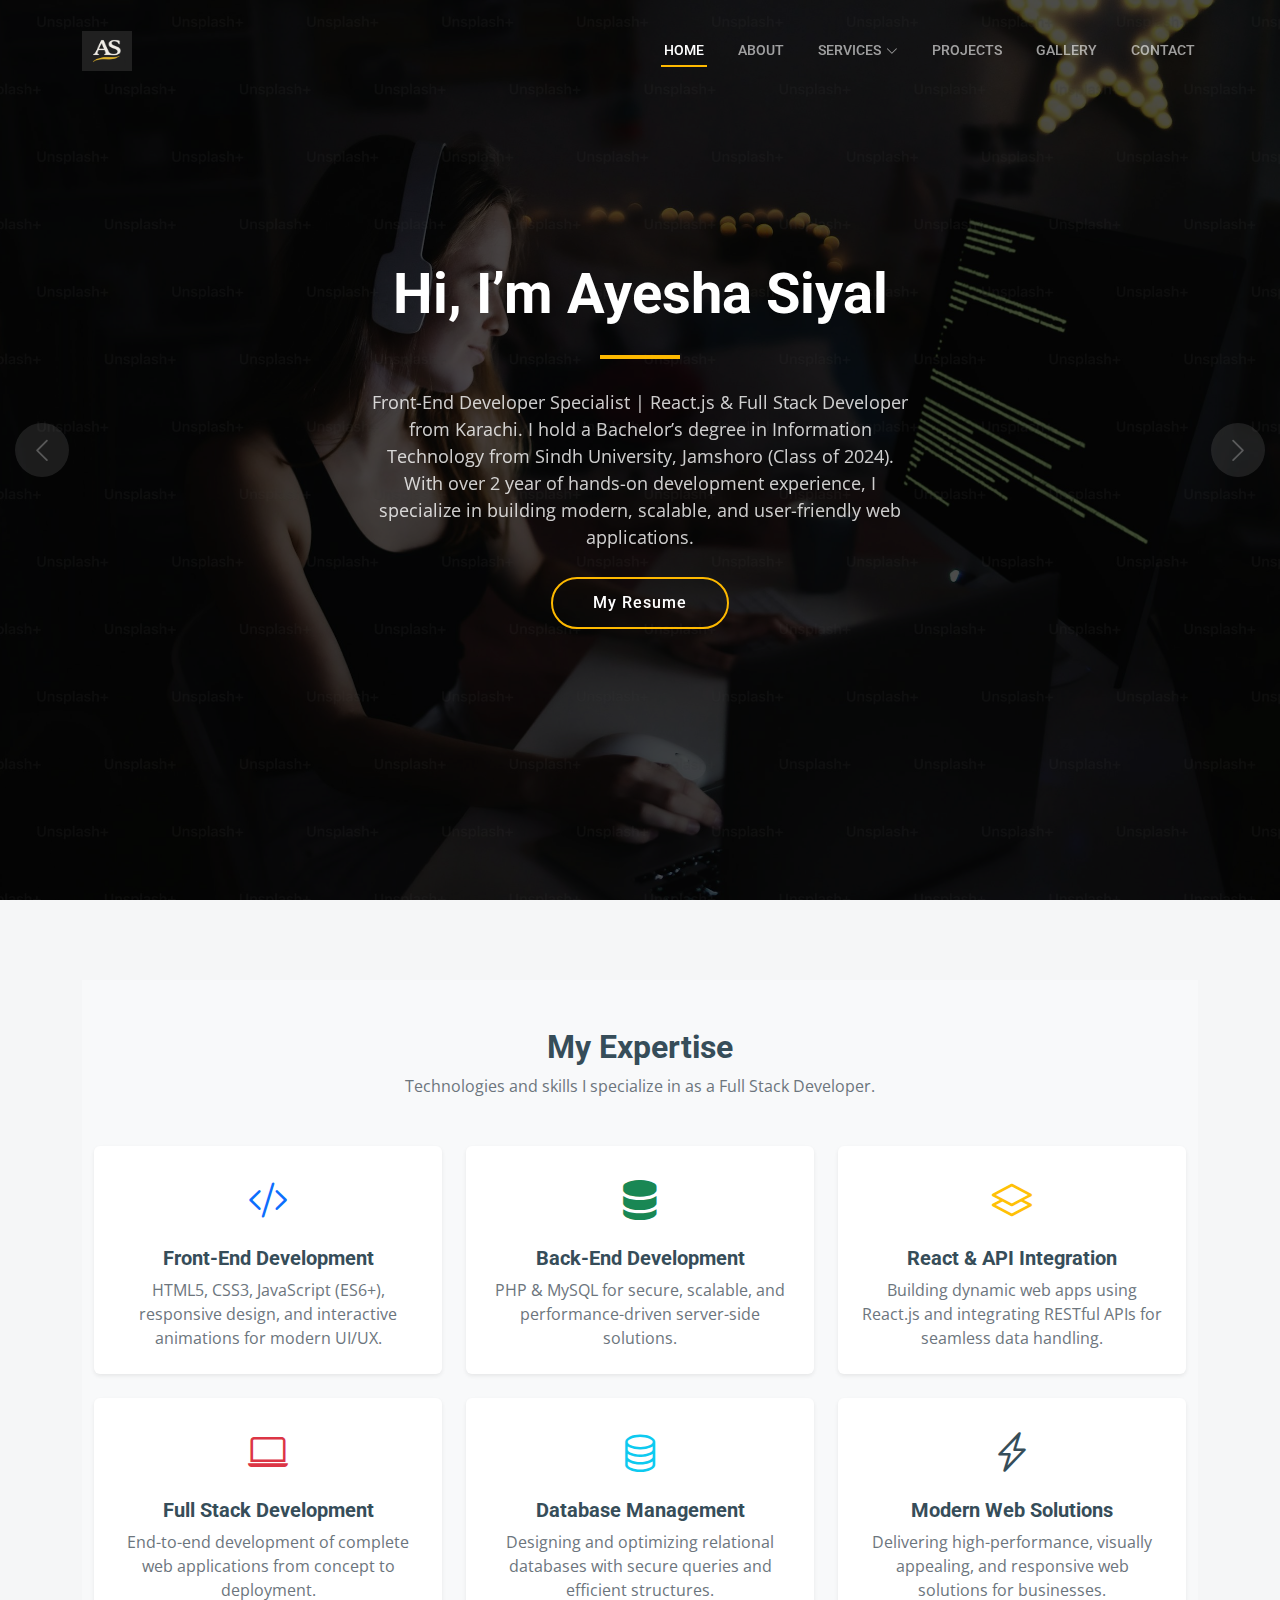
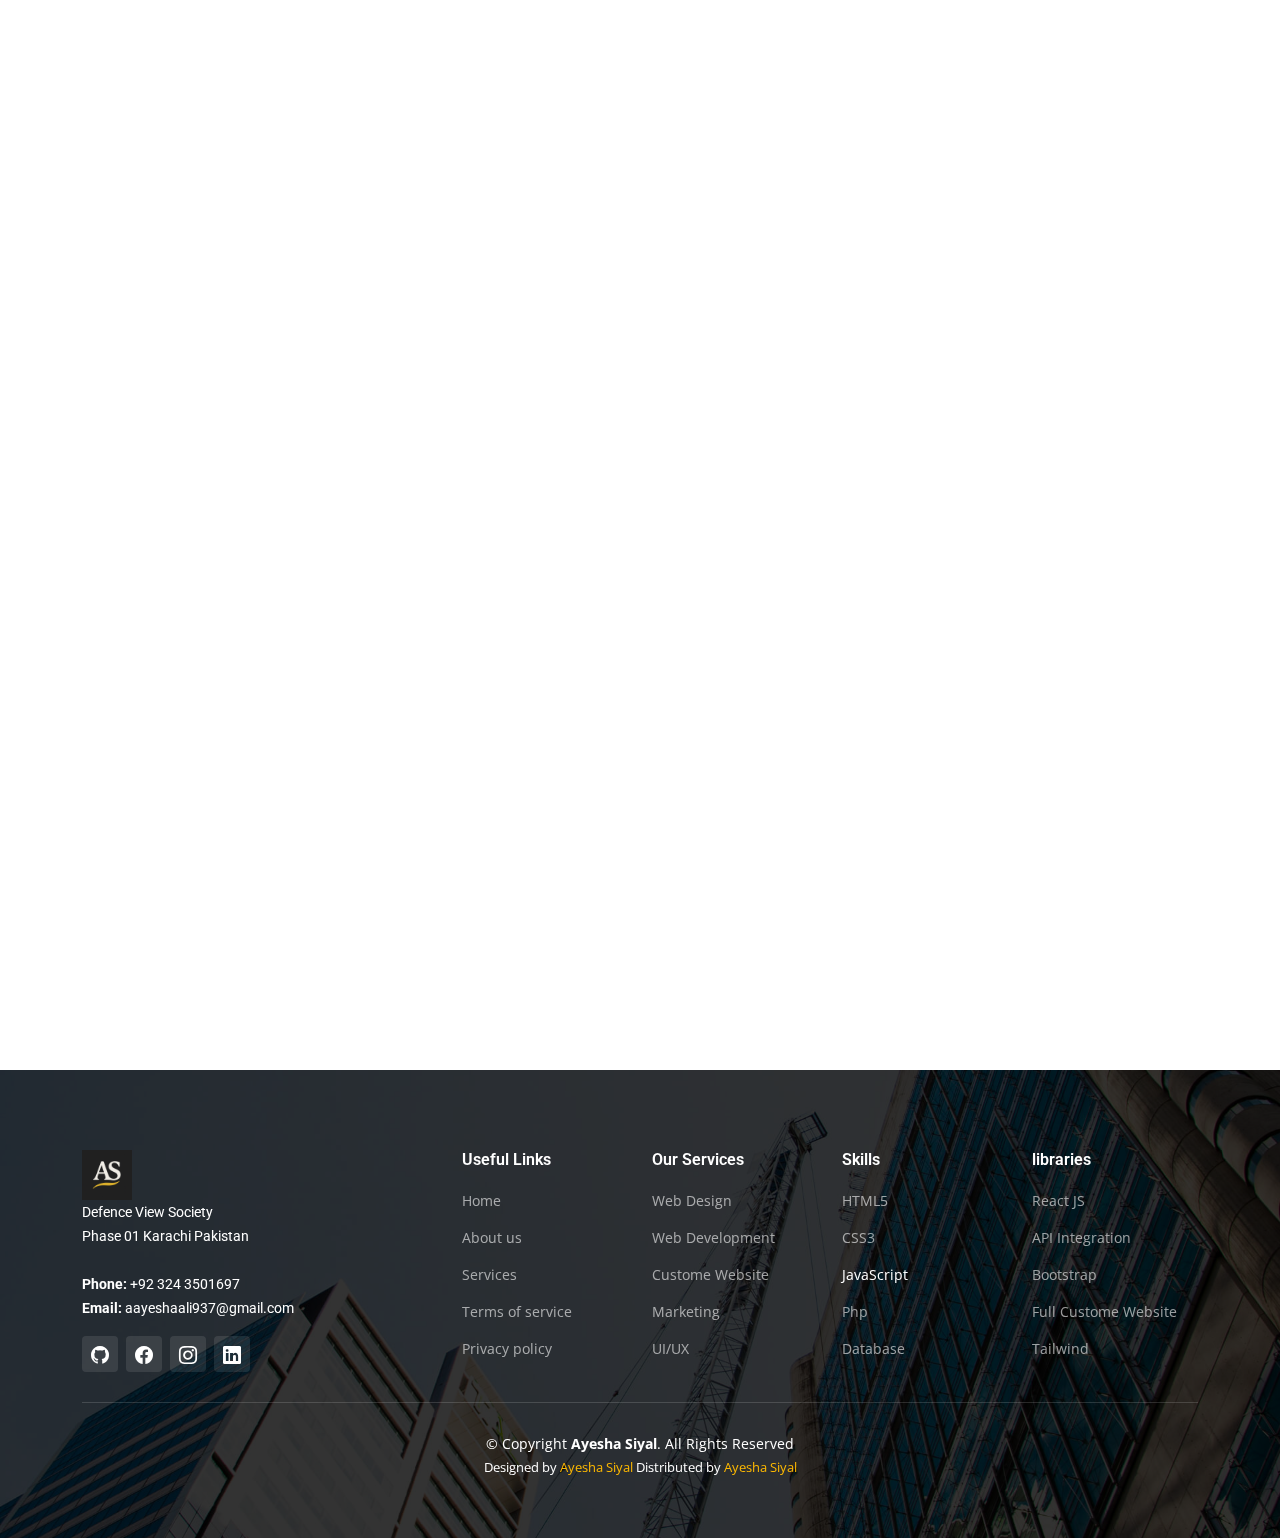
<file: index.html>
<!DOCTYPE html>
<html lang="en">

<head>
  <meta charset="utf-8">
  <meta content="width=device-width, initial-scale=1.0" name="viewport">

  <title>My Portfolio</title>
  <meta content="" name="description">
  <meta content="" name="keywords">

  <!-- Favicons -->
  <link href="assets/img/logo.png" rel="icon">
  <link href="assets/img/apple-touch-icon.png" rel="apple-touch-icon">

  <!-- Google Fonts -->
  <link rel="preconnect" href="https://fonts.googleapis.com">
  <link rel="preconnect" href="https://fonts.gstatic.com" crossorigin>
  <link
    href="https://fonts.googleapis.com/css2?family=Open+Sans:ital,wght@0,300;0,400;0,500;0,600;0,700;1,300;1,400;1,600;1,700&family=Roboto:ital,wght@0,300;0,400;0,500;0,600;0,700;1,300;1,400;1,500;1,600;1,700&family=Work+Sans:ital,wght@0,300;0,400;0,500;0,600;0,700;1,300;1,400;1,500;1,600;1,700&display=swap"
    rel="stylesheet">

  <!-- Vendor CSS Files -->
  <link href="assets/vendor/bootstrap/css/bootstrap.min.css" rel="stylesheet">
  <link href="assets/vendor/bootstrap-icons/bootstrap-icons.css" rel="stylesheet">
  <link href="assets/vendor/fontawesome-free/css/all.min.css" rel="stylesheet">
  <link href="assets/vendor/aos/aos.css" rel="stylesheet">
  <link href="assets/vendor/glightbox/css/glightbox.min.css" rel="stylesheet">
  <link href="assets/vendor/swiper/swiper-bundle.min.css" rel="stylesheet">

  <!-- Template Main CSS File -->
  <link href="assets/css/main.css" rel="stylesheet">

  <!-- =======================================================
  * Template Name: UpConstruction - v1.3.0
  * Template URL: https://bootstrapmade.com/upconstruction-bootstrap-construction-website-template/
  * Author: BootstrapMade.com
  * License: https://bootstrapmade.com/license/
  ======================================================== -->
</head>

<body>

  <!-- ======= Header ======= -->
  <header id="header" class="header d-flex align-items-center">
    <div class="container-fluid container-xl d-flex align-items-center justify-content-between">

      <a href="index.html" class="logo d-flex align-items-center">
        <!-- Uncomment the line below if you also wish to use an image logo -->
        <!-- <img src="assets/img/logo.png" alt=""> -->
        <img src="./assets/img/logo.png" width="50" alt="">
      </a>

      <i class="mobile-nav-toggle mobile-nav-show bi bi-list"></i>
      <i class="mobile-nav-toggle mobile-nav-hide d-none bi bi-x"></i>
      <nav id="navbar" class="navbar">
        <ul>
          <li><a href="index.html" class="active">Home</a></li>
          <li><a href="about.html">About</a></li>
          <li class="dropdown"><a href="services.html"><span>Services</span> <i
            class="bi bi-chevron-down dropdown-indicator"></i></a>
        <ul>
          <li><a href="htmlcss.html">HTML & CSS</a></li>
          <li class="dropdown"><a href="project-details.html"><span>REACT WITH TOOLS</span> <i
                class="bi bi-chevron-down dropdown-indicator"></i></a>
            <ul>
              <li><a href=""></a></li>
              <li><a href="API.html">API INTEGRATION</a></li>
              <li><a href="Hooks.html">REACT HOOKS</a></li>
              <li><a href="COTEXT_API.html">CONTEXT API</a></li>
              <li><a href="Redux.html">REDUX</a></li>
            </ul>
          </li>
          <li><a href="javascript.html">JAVASCRIPT</a></li>
          <li><a href="phpdatabase.html">PHP & DATABASE</a></li>
          <li><a href="#">LIBRARIES</a></li>
        </ul>
      </li> 
          <li><a href="projects.html">Projects</a></li>
          <li><a href="Gallery.html">Gallery</a></li> 
          <li><a href="contact.html">Contact</a></li>
        </ul>
      </nav>
      <!-- .navbar -->
  <!-- <div class="d-flex align-items-center gap-2">
                   <a href="signup.php" class="btn btn-yellow rounded-pill px-4 py-2" style="background-color: #feb900; color: #fff; font-weight: 900;">Sign Up</a>
                  <a href="login.php" class="btn btn-outline-yellow rounded-pill px-4 py-2" style="background-color: #fff;">Login</a>
         </div> -->
    </div>
  </header><!-- End Header -->

  <!-- ======= Hero Section ======= -->
  <section id="hero" class="hero">

    <div class="info d-flex align-items-center">
      <div class="container">
        <div class="row justify-content-center">
          <div class="col-lg-6 text-center">
            <h2 data-aos="fade-down">Hi, I’m <span>Ayesha Siyal</span></h2>
            <p data-aos="fade-up">Front-End Developer Specialist | React.js & Full Stack Developer from Karachi.
                 I hold a Bachelor’s degree in Information Technology from Sindh University, Jamshoro (Class of 2024). With over 2 year of hands-on development experience, I specialize in building modern, scalable, and user-friendly web applications.</p>
            <a data-aos="fade-up" data-aos-delay="200" href="./assets/img/AYESHA SIYAL.pdf" class="btn-get-started">My Resume</a>
          </div>
        </div>
      </div>
    </div>

    <div id="hero-carousel" class="carousel slide" data-bs-ride="carousel" data-bs-interval="5000">

      <div class="carousel-item active" style="background-image: url(assets/img/slider_four.jpeg)">
      </div>
      <div class="carousel-item" style="background-image: url(assets/img/slider_one.jpg)"></div>
      <div class="carousel-item" style="background-image: url(assets/img/slider_two.jpeg)"></div>
      <div class="carousel-item" style="background-image: url(assets/img/slider_three.jpeg)"></div>
      <div class="carousel-item" style="background-image: url(assets/img/slider_four.jpeg)"></div>

      <a class="carousel-control-prev" href="#hero-carousel" role="button" data-bs-slide="prev">
        <span class="carousel-control-prev-icon bi bi-chevron-left" aria-hidden="true"></span>
      </a>

      <a class="carousel-control-next" href="#hero-carousel" role="button" data-bs-slide="next">
        <span class="carousel-control-next-icon bi bi-chevron-right" aria-hidden="true"></span>
      </a>

    </div>

  </section><!-- End Hero Section -->

  <main id="main">

    <!-- ======= Get Started Section ======= -->
    <section id="get-started" class="get-started section-bg">
      <div class="container">

          <section id="expertise" class="py-5 bg-light">
  <div class="container">
    <div class="section-title text-center mb-5">
      <h2 class="fw-bold">My Expertise</h2>
      <p class="text-muted">Technologies and skills I specialize in as a Full Stack Developer.</p>
    </div>

    <div class="row gy-4">
      <!-- Front-End -->
      <div class="col-md-6 col-lg-4">
        <div class="card h-100 shadow-sm border-0 text-center p-4">
          <div class="mb-3">
            <i class="bi bi-code-slash text-primary" style="font-size: 2.5rem;"></i>
          </div>
          <h5 class="fw-bold">Front-End Development</h5>
          <p class="text-muted mb-0">
            HTML5, CSS3, JavaScript (ES6+), responsive design, and interactive animations for modern UI/UX.
          </p>
        </div>
      </div>

      <!-- Back-End -->
      <div class="col-md-6 col-lg-4">
        <div class="card h-100 shadow-sm border-0 text-center p-4">
          <div class="mb-3">
            <i class="bi bi-server text-success" style="font-size: 2.5rem;"></i>
          </div>
          <h5 class="fw-bold">Back-End Development</h5>
          <p class="text-muted mb-0">
            PHP & MySQL for secure, scalable, and performance-driven server-side solutions.
          </p>
        </div>
      </div>

      <!-- React & APIs -->
      <div class="col-md-6 col-lg-4">
        <div class="card h-100 shadow-sm border-0 text-center p-4">
          <div class="mb-3">
            <i class="bi bi-layers text-warning" style="font-size: 2.5rem;"></i>
          </div>
          <h5 class="fw-bold">React & API Integration</h5>
          <p class="text-muted mb-0">
            Building dynamic web apps using React.js and integrating RESTful APIs for seamless data handling.
          </p>
        </div>
      </div>

      <!-- Full Stack -->
      <div class="col-md-6 col-lg-4">
        <div class="card h-100 shadow-sm border-0 text-center p-4">
          <div class="mb-3">
            <i class="bi bi-laptop text-danger" style="font-size: 2.5rem;"></i>
          </div>
          <h5 class="fw-bold">Full Stack Development</h5>
          <p class="text-muted mb-0">
            End-to-end development of complete web applications from concept to deployment.
          </p>
        </div>
      </div>

      <!-- Database -->
      <div class="col-md-6 col-lg-4">
        <div class="card h-100 shadow-sm border-0 text-center p-4">
          <div class="mb-3">
            <i class="bi bi-database text-info" style="font-size: 2.5rem;"></i>
          </div>
          <h5 class="fw-bold">Database Management</h5>
          <p class="text-muted mb-0">
            Designing and optimizing relational databases with secure queries and efficient structures.
          </p>
        </div>
      </div>

      <!-- Modern Web -->
      <div class="col-md-6 col-lg-4">
        <div class="card h-100 shadow-sm border-0 text-center p-4">
          <div class="mb-3">
            <i class="bi bi-lightning-charge text-purple" style="font-size: 2.5rem;"></i>
          </div>
          <h5 class="fw-bold">Modern Web Solutions</h5>
          <p class="text-muted mb-0">
            Delivering high-performance, visually appealing, and responsive web solutions for businesses.
          </p>
        </div>
      </div>
    </div>
  </div>
</section>

          </div><!-- End Quote Form -->

        </div>

      </div>
    </section><!-- End Get Started Section -->

    <!-- ======= Constructions Section ======= -->
    <section id="constructions" class="constructions">
      <div class="container" data-aos="fade-up">

        <div class="section-header">
          <h2>My Gallery</h2>
          <p>Each piece in this gallery reflects my vision, creativity, and dedication to excellence.</p>
        </div>

        <div class="row gy-4">

          <div class="col-lg-6" data-aos="fade-up" data-aos-delay="100">
            <div class="card-item">
              <div class="row">
                <div class="col-xl-5">
                  <div class="card-bg" style="background-image: url(assets/img/dynamic.jpg);"></div>
                </div>
                <div class="col-xl-7 d-flex align-items-center">
                  <div class="card-body">
                    <h4 class="card-title">Certificate (2022 - 2023) </h4>
                    <p>This is my first certificate, earned upon completing a course in HTML, CSS, JavaScript, and PHP from 2022 to 2023 at Dynamic Center, Hyderabad, Sindh.</p>
                  </div>
                </div>
              </div>
            </div>
          </div><!-- End Card Item -->

          <div class="col-lg-6" data-aos="fade-up" data-aos-delay="200">
            <div class="card-item">
              <div class="row">
                <div class="col-xl-5">
                  <div class="card-bg" style="background-image: url(assets/img/imagine.jpg);"></div>
                </div>
                <div class="col-xl-7 d-flex align-items-center">
                  <div class="card-body">
                    <h4 class="card-title">Certificate (2023 - 2024) </h4>
                    <p>My second professional certificate, awarded after successfully completing a course in React.js, API integration, animations, and databases (2023–2024) at Imagine Institute, Hyderabad, Sindh.</p>
                  </div>
                </div>
              </div>
            </div>
          </div><!-- End Card Item -->

          <div class="col-lg-6" data-aos="fade-up" data-aos-delay="300">
            <div class="card-item">
              <div class="row">
                <div class="col-xl-5">
                  <div class="card-bg" style="background-image: url(assets/img/fyp-certificate.jpg);"></div>
                </div>
                <div class="col-xl-7 d-flex align-items-center">
                  <div class="card-body">
                    <h4 class="card-title">FYP (Certificate 2024)</h4>
                    <p>In 2024, I completed my final year project and was awarded an A+ grade, with a certificate issued by the IT Department, University of Sindh, Jamshoro.</p>
                  </div>
                </div>
              </div>
            </div>
          </div><!-- End Card Item -->

          <div class="col-lg-6" data-aos="fade-up" data-aos-delay="400">
            <div class="card-item">
              <div class="row">
                <div class="col-xl-5">
                  <div class="card-bg" style="background-image: url(assets/img/award.jpg);"></div>
                </div>
                <div class="col-xl-7 d-flex align-items-center">
                  <div class="card-body">
                    <h4 class="card-title">ChatBot For sindh uni website</h4>
                    <p>For my Final Year Project in 2024, our team developed an AI-powered chatbot for the official Sindh University website. The project included a complete thesis and research work under the IT Department, University of Sindh, Jamshoro, and was awarded an A+ grade.</p>
                  </div>
                </div>
              </div>
            </div>
          </div><!-- End Card Item -->

        </div>

      </div>
    </section><!-- End Constructions Section -->

    <!-- ======= Services Section ======= -->
    <section id="services" class="services section-bg">
      <div class="container" data-aos="fade-up">

        <div class="section-header">
          <h2>Services</h2>
          <p>I provide complete web development services using modern tools, responsive, and professional websites with a seamless user experience.</p>
        </div>

        <div class="row gy-4">

          <div class="col-lg-4 col-md-6" data-aos="fade-up" data-aos-delay="100">
            <div class="service-item  position-relative">
              <div class="icon">
                <i class="fa-solid fa-mountain-city"></i>
              </div>
              <h3>HTML5 & CSS3</h3>
              <p>I specialize in building modern, responsive, and visually appealing websites using the latest standards of HTML5 and CSS3. With HTML5, I create clean and semantic structures that improve accessibility, SEO, and performance. Combined with CSS3, I design pixel-perfect layouts enriched with animations, transitions, gradients, and flexible grids that adapt smoothly to all screen sizes.</p>
              <a href="assets/img/Html Css Complete Notes.pdf" class="readmore stretched-link">
                Download PDF <i class="bi bi-arrow-down"></i>
              </a>
              
            </div>
          </div>
          
          <!-- End Service Item -->

          <div class="col-lg-4 col-md-6" data-aos="fade-up" data-aos-delay="200">
            <div class="service-item position-relative">
              <div class="icon">
                <i class="fa-solid fa-arrow-up-from-ground-water"></i>
              </div>
              <h3>JAVASCRIPT & ANIMATION</h3>
              <p>I bring interactivity and life to websites through the power of JavaScript and modern web animations. With a strong command of JavaScript, I develop dynamic functionalities such as form validation, interactive sliders, dropdown menus, real-time data updates, and API integrations. My focus is on writing clean, efficient, and optimized code that enhances both usability and performance.</p>
              <a href="services.html" class="readmore stretched-link">Learn more <i
                  class="bi bi-arrow-right"></i></a>
            </div>
          </div><!-- End Service Item -->

          <div class="col-lg-4 col-md-6" data-aos="fade-up" data-aos-delay="300">
            <div class="service-item position-relative">
              <div class="icon">
                <i class="fa-solid fa-compass-drafting"></i>
              </div>
              <h3>REACT JS WITH TOOLS</h3>
              <p>I specialize in building modern, scalable, and high-performance web applications using React.js.

              With React Hooks, Context API, and State Management, I develop applications that handle data flow smoothly and offer real-time responsiveness. I also integrate REST APIs and third-party services to make applications more interactive and data-driven.</p>
              <a href="assets/img/react.js-notes.pdf" class="readmore stretched-link">
                Download PDF <i class="bi bi-arrow-down"></i>
              </a>
            </div>
          </div><!-- End Service Item -->

          <div class="col-lg-4 col-md-6" data-aos="fade-up" data-aos-delay="400">
            <div class="service-item position-relative">
              <div class="icon">
                <i class="fa-solid fa-trowel-bricks"></i>
              </div>
              <h3>BOOTSTRAP & LIBRARIES </h3>
              <p>I have strong expertise in Bootstrap and various modern UI libraries to design responsive, mobile-friendly, and visually appealing websites. Using Bootstrap’s grid system, utility classes, and pre-styled components.

              Beyond Bootstrap, I also integrate popular frontend libraries such as Font Awesome, Animate.css, AOS (Animate on Scroll), and Lightbox.js, which add icons, animations, and interactive effects to enhance user engagement.</p>
              <a href="services.html" class="readmore stretched-link">Learn more <i
                  class="bi bi-arrow-right"></i></a>
            </div>
          </div><!-- End Service Item -->

          <div class="col-lg-4 col-md-6" data-aos="fade-up" data-aos-delay="500">
            <div class="service-item position-relative">
              <div class="icon">
                <i class="fa-solid fa-helmet-safety"></i>
              </div>
              <h3>PHP & DATABASE</h3>
              <p>I specialize in PHP development and database integration to build dynamic, secure, and fully functional web applications. With hands-on experience in MySQL and relational database management, I create well-structured systems that ensure data accuracy, reliability, and performance. My PHP expertise covers server-side scripting, form handling, authentication systems, and CRUD operations (Create, Read, Update, Delete), while maintaining security practices such as SQL injection prevention and data validation.</p>
              <a href="services.html" class="readmore stretched-link">Learn more <i
                  class="bi bi-arrow-right"></i></a>
            </div>
          </div><!-- End Service Item -->

          <div class="col-lg-4 col-md-6" data-aos="fade-up" data-aos-delay="600">
            <div class="service-item position-relative">
              <div class="icon">
                <i class="fa-solid fa-arrow-up-from-ground-water"></i>
              </div>
              <h3>MODERN WEB SOLUTION</h3>
              <p>I deliver modern, responsive, and innovative web solutions tailored to meet the evolving needs of businesses and individuals. By combining cutting-edge technologies, clean UI/UX design, and optimized performance, I ensure websites are not only visually appealing but also fast, secure, and scalable.

               From interactive business websites to advanced web applications, I craft solutions that align with latest industry trends while focusing on user experience, accessibility, and mobile-first design. My goal is to transform your ideas into future-ready digital platforms that make an impact.</p>
              <a href="services.html" class="readmore stretched-link">Learn more <i
                  class="bi bi-arrow-right"></i></a>
            </div>
          </div><!-- End Service Item -->

        </div>

      </div>
    </section>
    <!-- End Services Section -->

    <!-- ======= Alt Services Section ======= -->
    <section id="alt-services" class="alt-services">
      <div class="container" data-aos="fade-up">

        <div class="row justify-content-around gy-4">
          <div class="col-lg-6 img-bg" style="background-image: url(assets/img/about.jpg);" data-aos="zoom-in"
            data-aos-delay="100"></div>

          <div class="col-lg-5 d-flex flex-column justify-content-center">
            <h3>Hello I'am Ayesha siyal About My self</h3>
            <p>My name is Ayesha Siyal, originally from Moro and currently based in Karachi. I hold a Bachelor’s degree in Information Technology from the University of Sindh, Jamshoro.</p>

            <div class="icon-box d-flex position-relative" data-aos="fade-up" data-aos-delay="100">
              <i class="bi bi-easel flex-shrink-0"></i>
              <div>
                <h4><a href="" class="stretched-link">Traveling</a></h4>
                <p>I love traveling and discovering new places, cultures, and experiences.</p>
              </div>
            </div><!-- End Icon Box -->

            <div class="icon-box d-flex position-relative" data-aos="fade-up" data-aos-delay="200">
              <i class="bi bi-patch-check flex-shrink-0"></i>
              <div>
                <h4><a href="" class="stretched-link">Social Media</a></h4>
                <p>I enjoy engaging with people and sharing ideas through social media platforms.</p>
              </div>
            </div><!-- End Icon Box -->

            <div class="icon-box d-flex position-relative" data-aos="fade-up" data-aos-delay="300">
              <i class="bi bi-brightness-high flex-shrink-0"></i>
              <div>
                <h4><a href="" class="stretched-link">Coding</a></h4>
                <p>I am passionate about coding and constantly improving my programming skills.</p>
              </div>
            </div><!-- End Icon Box -->

            <div class="icon-box d-flex position-relative" data-aos="fade-up" data-aos-delay="400">
              <i class="bi bi-brightness-high flex-shrink-0"></i>
              <div>
                <h4><a href="" class="stretched-link">Reading</a></h4>
                <p>I like reading, as it helps me learn, grow, and stay inspired.</p>
              </div>
            </div><!-- End Icon Box -->

          </div>
        </div>

      </div>
    </section><!-- End Alt Services Section -->

    <!-- ======= Features Section ======= -->
    <!-- <section id="features" class="features section-bg">
      <div class="container" data-aos="fade-up">

        <ul class="nav nav-tabs row  g-2 d-flex">

          <li class="nav-item col-3">
            <a class="nav-link active show" data-bs-toggle="tab" data-bs-target="#tab-1">
              <h4>Dynamic Certificate</h4>
            </a>
          </li>

          <li class="nav-item col-3">
            <a class="nav-link" data-bs-toggle="tab" data-bs-target="#tab-2">
              <h4>Imagine Certificate</h4>
            </a>

          <li class="nav-item col-3">
            <a class="nav-link" data-bs-toggle="tab" data-bs-target="#tab-3">
              <h4>FYP Certificate</h4>
            </a>
          </li>

          <li class="nav-item col-3">
            <a class="nav-link" data-bs-toggle="tab" data-bs-target="#tab-4">
              <h4>FYP Award</h4>
            </a>
          </li>

        </ul>

        <div class="tab-content">

          <div class="tab-pane active show" id="tab-1">
            <div class="row">
              <div class="col-lg-6 order-2 order-lg-1 mt-3 mt-lg-0 d-flex flex-column justify-content-center"
                data-aos="fade-up" data-aos-delay="100">
                <h3>Dynamic Center Certificate</h3>
                <p class="fst-italic">
                  Lorem ipsum dolor sit amet, consectetur adipiscing elit, sed do eiusmod tempor incididunt ut labore et
                  dolore
                  magna aliqua.
                </p>
                <ul>
                  <li><i class="bi bi-check2-all"></i> Ullamco laboris nisi ut aliquip ex ea commodo consequat.</li>
                  <li><i class="bi bi-check2-all"></i> Duis aute irure dolor in reprehenderit in voluptate velit.</li>
                  <li><i class="bi bi-check2-all"></i> Ullamco laboris nisi ut aliquip ex ea commodo consequat. Duis
                    aute irure dolor in reprehenderit in voluptate trideta storacalaperda mastiro dolore eu fugiat nulla
                    pariatur.</li>
                </ul>
              </div>
              <div class="col-lg-6 order-1 order-lg-2 text-center" data-aos="fade-up" data-aos-delay="200">
                <img src="assets/img/dynamic.jpg" alt="" class="img-fluid">
              </div>
            </div>
          </div>

          <div class="tab-pane" id="tab-2">
            <div class="row">
              <div class="col-lg-6 order-2 order-lg-1 mt-3 mt-lg-0 d-flex flex-column justify-content-center">
                <h3>Imagine Center Certificate</h3>
                <p class="fst-italic">
                  Lorem ipsum dolor sit amet, consectetur adipiscing elit, sed do eiusmod tempor incididunt ut labore et
                  dolore
                  magna aliqua.
                </p>
                <ul>
                  <li><i class="bi bi-check2-all"></i> Ullamco laboris nisi ut aliquip ex ea commodo consequat.</li>
                  <li><i class="bi bi-check2-all"></i> Duis aute irure dolor in reprehenderit in voluptate velit.</li>
                  <li><i class="bi bi-check2-all"></i> Provident mollitia neque rerum asperiores dolores quos qui a.
                    Ipsum neque dolor voluptate nisi sed.</li>
                  <li><i class="bi bi-check2-all"></i> Ullamco laboris nisi ut aliquip ex ea commodo consequat. Duis
                    aute irure dolor in reprehenderit in voluptate trideta storacalaperda mastiro dolore eu fugiat nulla
                    pariatur.</li>
                </ul>
              </div>
              <div class="col-lg-6 order-1 order-lg-2 text-center">
                <img src="assets/img/imagine.jpg" alt="" class="img-fluid">
              </div>
            </div>
          </div>

          <div class="tab-pane" id="tab-3">
            <div class="row">
              <div class="col-lg-6 order-2 order-lg-1 mt-3 mt-lg-0 d-flex flex-column justify-content-center">
                <h3>Final Year Project Certificate</h3>
                <ul>
                  <li><i class="bi bi-check2-all"></i> Ullamco laboris nisi ut aliquip ex ea commodo consequat.</li>
                  <li><i class="bi bi-check2-all"></i> Duis aute irure dolor in reprehenderit in voluptate velit.</li>
                  <li><i class="bi bi-check2-all"></i> Provident mollitia neque rerum asperiores dolores quos qui a.
                    Ipsum neque dolor voluptate nisi sed.</li>
                </ul>
                <p class="fst-italic">
                  Lorem ipsum dolor sit amet, consectetur adipiscing elit, sed do eiusmod tempor incididunt ut labore et
                  dolore
                  magna aliqua.
                </p>
              </div>
              <div class="col-lg-6 order-1 order-lg-2 text-center">
                <img src="assets/img/fyp-certificate.jpg" alt="" class="img-fluid">
              </div>
            </div>
          </div>

          <div class="tab-pane" id="tab-4">
            <div class="row">
              <div class="col-lg-6 order-2 order-lg-1 mt-3 mt-lg-0 d-flex flex-column justify-content-center">
                <h3>Final Year Project Certificate</h3>
                <p class="fst-italic">
                  Lorem ipsum dolor sit amet, consectetur adipiscing elit, sed do eiusmod tempor incididunt ut labore et
                  dolore
                  magna aliqua.
                </p>
                <ul>
                  <li><i class="bi bi-check2-all"></i> Ullamco laboris nisi ut aliquip ex ea commodo consequat.</li>
                  <li><i class="bi bi-check2-all"></i> Duis aute irure dolor in reprehenderit in voluptate velit.</li>
                  <li><i class="bi bi-check2-all"></i> Ullamco laboris nisi ut aliquip ex ea commodo consequat. Duis
                    aute irure dolor in reprehenderit in voluptate trideta storacalaperda mastiro dolore eu fugiat nulla
                    pariatur.</li>
                </ul>
              </div>
              <div class="col-lg-6 order-1 order-lg-2 text-center">
                <img src="assets/img/award.jpg" width="100" alt="" class="img-fluid">
              </div>
            </div>
          </div>

        </div>

      </div>
    </section> -->

    <!-- ======= Our Projects Section ======= -->
    <section id="projects" class="projects">
      <div class="container" data-aos="fade-up">

        <div class="section-header">
          <h2>My Projects</h2>
          <p>All these projects were created by me. I developed these websites while working at my previous job.
          </p>
        </div>

        <div class="portfolio-isotope" data-portfolio-filter="*" data-portfolio-layout="masonry"
          data-portfolio-sort="original-order">

          <ul class="portfolio-flters" data-aos="fade-up" data-aos-delay="100">
            <li data-filter="*" class="filter-active">All</li>
            <li data-filter=".web-development">We Development</li>
            <li data-filter=".filter-construction">Construction</li>
            <li data-filter=".filter-repairs">Repairs</li>
            <li data-filter=".filter-design">Design</li>
          </ul><!-- End Projects Filters -->

          <div class="row gy-4 portfolio-container" data-aos="fade-up" data-aos-delay="200">

            <div class="col-lg-4 col-md-6 portfolio-item web-development">
              <div class="portfolio-content h-100 bg">
                <img src="assets/img/project-one.png" class="img-fluid" alt="">
                <div class="portfolio-info">
                  <h4>Remodeling 1</h4>
                  <p>Lorem ipsum, dolor sit amet consectetur</p>
                  <a href="assets/img/project-one.png" title="Remodeling 1"
                    data-gallery="portfolio-gallery-remodeling" class="glightbox preview-link"><i
                      class="bi bi-zoom-in"></i></a>
                  <a href="https://thecore.pk/" title="More Details" class="details-link"><i
                      class="bi bi-link-45deg"></i></a>
                </div>
              </div>
            </div><!-- End Projects Item -->

            <div class="col-lg-4 col-md-6 portfolio-item filter-construction" >
              <div class="portfolio-content h-100">
                <img src="assets/img/project-two.png" class="img-fluid" alt="">
                <div class="portfolio-info">
                  <h4>Construction 1</h4>
                  <p>Lorem ipsum, dolor sit amet consectetur</p>
                  <a href="assets/img/project-two.PNG" title="Construction 1"
                    data-gallery="portfolio-gallery-construction" class="glightbox preview-link"><i
                      class="bi bi-zoom-in"></i></a>
                  <a href="https://pszmarketing.pk/" title="More Details" class="details-link"><i
                      class="bi bi-link-45deg"></i></a>
                </div>
              </div>
            </div><!-- End Projects Item -->

            <div class="col-lg-4 col-md-6 portfolio-item filter-repairs">
              <div class="portfolio-content h-100">
                <img src="assets/img/project-three.png" class="img-fluid" alt="">
                <div class="portfolio-info">
                  <h4>Repairs 1</h4>
                  <p>Lorem ipsum, dolor sit amet consectetur</p>
                  <a href="assets/img/project-three.PNG" title="Repairs 1" data-gallery="portfolio-gallery-repairs"
                    class="glightbox preview-link"><i class="bi bi-zoom-in"></i></a>
                  <a href="https://www.syneng.pk/" title="More Details" class="details-link"><i
                      class="bi bi-link-45deg"></i></a>
                </div>
              </div>
            </div><!-- End Projects Item -->

             <div class="col-lg-4 col-md-6 portfolio-item web-development">
              <div class="portfolio-content h-100">
                <img src="assets/img/project-seven.png" class="img-fluid" alt="">
                <div class="portfolio-info">
                  <h4>Remodeling 2</h4>
                  <p>Lorem ipsum, dolor sit amet consectetur</p>
                  <a href="assets/img/project-seven.PNG" title="Remodeling 2"
                    data-gallery="portfolio-gallery-remodeling" class="glightbox preview-link"><i
                      class="bi bi-zoom-in"></i></a>
                  <a href="https://idtechpakistan.com/" title="More Details" class="details-link"><i
                      class="bi bi-link-45deg"></i></a>
                </div>
              </div>
            </div><!-- End Projects Item -->


        <div class="col-lg-4 col-md-6 portfolio-item filter-design">
              <div class="portfolio-content h-100">
                <img src="assets/img/project-four.png" class="img-fluid" alt="">
                <div class="portfolio-info">
                  <h4>Design 1</h4>
                  <p>Lorem ipsum, dolor sit amet consectetur</p>
                  <a href="assets/img/project-four.PNG" title="Repairs 1" data-gallery="portfolio-gallery-book"
                    class="glightbox preview-link"><i class="bi bi-zoom-in"></i></a>
                  <a href="https://thecorechem.com/" title="More Details" class="details-link"><i
                      class="bi bi-link-45deg"></i></a>
                </div>
              </div>
            </div>

           <!-- End Projects Item -->

            <div class="col-lg-4 col-md-6 portfolio-item filter-construction">
              <div class="portfolio-content h-100">
                <img src="assets/img/project-nine.png" class="img-fluid" alt="">
                <div class="portfolio-info">
                  <h4>Construction 2</h4>
                  <p>Lorem ipsum, dolor sit amet consectetur</p>
                  <a href="assets/img/project-nine.PNG" title="Construction 2"
                    data-gallery="portfolio-gallery-construction" class="glightbox preview-link"><i
                      class="bi bi-zoom-in"></i></a>
                  <a href="https://idtechpakistan.com/" title="More Details" class="details-link"><i
                      class="bi bi-link-45deg"></i></a>
                </div>
              </div>
            </div><!-- End Projects Item -->

            <div class="col-lg-4 col-md-6 portfolio-item filter-repairs">
              <div class="portfolio-content h-100">
                <img src="assets/img/project-eight.png" class="img-fluid" alt="">
                <div class="portfolio-info">
                  <h4>Repairs 2</h4>
                  <p>Lorem ipsum, dolor sit amet consectetur</p>
                  <a href="assets/img/project-eight.PNG" title="Repairs 2" data-gallery="portfolio-gallery-repairs"
                    class="glightbox preview-link"><i class="bi bi-zoom-in"></i></a>
                  <a href="https://engineersoffice.pk/" title="More Details" class="details-link"><i
                      class="bi bi-link-45deg"></i></a>
                </div>
              </div>
            </div><!-- End Projects Item -->

            <div class="col-lg-4 col-md-6 portfolio-item filter-design">
              <div class="portfolio-content h-100">
                <img src="assets/img/project-nine.png" class="img-fluid" alt="">
                <div class="portfolio-info">
                  <h4>Design 2</h4>
                  <p>Lorem ipsum, dolor sit amet consectetur</p>
                  <a href="assets/img/project-nine.PNG" title="Repairs 2" data-gallery="portfolio-gallery-book"
                    class="glightbox preview-link"><i class="bi bi-zoom-in"></i></a>
                  <a href="https://heartstrings.pk/" title="More Details" class="details-link"><i
                      class="bi bi-link-45deg"></i></a>
                </div>
              </div>
            </div><!-- End Projects Item -->

             <div class="col-lg-4 col-md-6 portfolio-item web-development">
              <div class="portfolio-content h-100">
                <img src="assets/img/project-one.png" class="img-fluid" alt="">
                <div class="portfolio-info">
                  <h4>Remodeling 1</h4>
                  <p>Lorem ipsum, dolor sit amet consectetur</p>
                  <a href="assets/img/project-one.PNG" title="Remodeling 1"
                    data-gallery="portfolio-gallery-remodeling" class="glightbox preview-link"><i
                      class="bi bi-zoom-in"></i></a>
                  <a href="https://thecore.pk/" title="More Details" class="details-link"><i
                      class="bi bi-link-45deg"></i></a>
                </div>
              </div>
            </div><!-- End Projects Item -->

            <div class="col-lg-4 col-md-6 portfolio-item filter-construction">
              <div class="portfolio-content h-100">
                <img src="assets/img/project-two.png" class="img-fluid" alt="">
                <div class="portfolio-info">
                  <h4>Construction 1</h4>
                  <p>Lorem ipsum, dolor sit amet consectetur</p>
                  <a href="assets/img/project-two.PNG" title="Construction 1"
                    data-gallery="portfolio-gallery-construction" class="glightbox preview-link"><i
                      class="bi bi-zoom-in"></i></a>
                  <a href="https://pszmarketing.pk/" title="More Details" class="details-link"><i
                      class="bi bi-link-45deg"></i></a>
                </div>
              </div>
            </div><!-- End Projects Item -->

            <div class="col-lg-4 col-md-6 portfolio-item filter-repairs">
              <div class="portfolio-content h-100">
                <img src="assets/img/project-three.png" class="img-fluid" alt="">
                <div class="portfolio-info">
                  <h4>Repairs 1</h4>
                  <p>Lorem ipsum, dolor sit amet consectetur</p>
                  <a href="assets/img/project-three.PNG" title="Repairs 1" data-gallery="portfolio-gallery-repairs"
                    class="glightbox preview-link"><i class="bi bi-zoom-in"></i></a>
                  <a href="https://www.syneng.pk/" title="More Details" class="details-link"><i
                      class="bi bi-link-45deg"></i></a>
                </div>
              </div>
            </div><!-- End Projects Item -->

             <div class="col-lg-4 col-md-6 portfolio-item web-development">
              <div class="portfolio-content h-100">
                <img src="assets/img/project-seven.png" class="img-fluid" alt="">
                <div class="portfolio-info">
                  <h4>Remodeling 2</h4>
                  <p>Lorem ipsum, dolor sit amet consectetur</p>
                  <a href="assets/img/project-seven.PNG" title="Remodeling 2"
                    data-gallery="portfolio-gallery-remodeling" class="glightbox preview-link"><i
                      class="bi bi-zoom-in"></i></a>
                  <a href="https://idtechpakistan.com/" title="More Details" class="details-link"><i
                      class="bi bi-link-45deg"></i></a>
                </div>
              </div>
            </div><!-- End Projects Item -->
          </div><!-- End Projects Container -->

        </div>

      </div>
    </section>
    <!-- End Our Projects Section -->

    <!-- ======= Testimonials Section ======= -->
    <!-- <section id="testimonials" class="testimonials section-bg">
      <div class="container" data-aos="fade-up">

        <div class="section-header">
          <h2>Testimonials</h2>
          <p>Quam sed id excepturi ccusantium dolorem ut quis dolores nisi llum nostrum enim velit qui ut et autem uia
            reprehenderit sunt deleniti</p>
        </div>

        <div class="slides-2 swiper">
          <div class="swiper-wrapper">

            <div class="swiper-slide">
              <div class="testimonial-wrap">
                <div class="testimonial-item">
                  <img src="assets/img/testimonials/testimonials-1.jpg" class="testimonial-img" alt="">
                  <h3>Saul Goodman</h3>
                  <h4>Ceo &amp; Founder</h4>
                  <div class="stars">
                    <i class="bi bi-star-fill"></i><i class="bi bi-star-fill"></i><i class="bi bi-star-fill"></i><i
                      class="bi bi-star-fill"></i><i class="bi bi-star-fill"></i>
                  </div>
                  <p>
                    <i class="bi bi-quote quote-icon-left"></i>
                    Proin iaculis purus consequat sem cure digni ssim donec porttitora entum suscipit rhoncus.
                    Accusantium quam, ultricies eget id, aliquam eget nibh et. Maecen aliquam, risus at semper.
                    <i class="bi bi-quote quote-icon-right"></i>
                  </p>
                </div>
              </div>
            </div>

            <div class="swiper-slide">
              <div class="testimonial-wrap">
                <div class="testimonial-item">
                  <img src="assets/img/testimonials/testimonials-2.jpg" class="testimonial-img" alt="">
                  <h3>Sara Wilsson</h3>
                  <h4>Designer</h4>
                  <div class="stars">
                    <i class="bi bi-star-fill"></i><i class="bi bi-star-fill"></i><i class="bi bi-star-fill"></i><i
                      class="bi bi-star-fill"></i><i class="bi bi-star-fill"></i>
                  </div>
                  <p>
                    <i class="bi bi-quote quote-icon-left"></i>
                    Export tempor illum tamen malis malis eram quae irure esse labore quem cillum quid cillum eram malis
                    quorum velit fore eram velit sunt aliqua noster fugiat irure amet legam anim culpa.
                    <i class="bi bi-quote quote-icon-right"></i>
                  </p>
                </div>
              </div>
            </div>
            
            

            <div class="swiper-slide">
              <div class="testimonial-wrap">
                <div class="testimonial-item">
                  <img src="assets/img/testimonials/testimonials-3.jpg" class="testimonial-img" alt="">
                  <h3>Jena Karlis</h3>
                  <h4>Store Owner</h4>
                  <div class="stars">
                    <i class="bi bi-star-fill"></i><i class="bi bi-star-fill"></i><i class="bi bi-star-fill"></i><i
                      class="bi bi-star-fill"></i><i class="bi bi-star-fill"></i>
                  </div>
                  <p>
                    <i class="bi bi-quote quote-icon-left"></i>
                    Enim nisi quem export duis labore cillum quae magna enim sint quorum nulla quem veniam duis minim
                    tempor labore quem eram duis noster aute amet eram fore quis sint minim.
                    <i class="bi bi-quote quote-icon-right"></i>
                  </p>
                </div>
              </div>
            </div>

            <div class="swiper-slide">
              <div class="testimonial-wrap">
                <div class="testimonial-item">
                  <img src="assets/img/testimonials/testimonials-4.jpg" class="testimonial-img" alt="">
                  <h3>Matt Brandon</h3>
                  <h4>Freelancer</h4>
                  <div class="stars">
                    <i class="bi bi-star-fill"></i><i class="bi bi-star-fill"></i><i class="bi bi-star-fill"></i><i
                      class="bi bi-star-fill"></i><i class="bi bi-star-fill"></i>
                  </div>
                  <p>
                    <i class="bi bi-quote quote-icon-left"></i>
                    Fugiat enim eram quae cillum dolore dolor amet nulla culpa multos export minim fugiat minim velit
                    minim dolor enim duis veniam ipsum anim magna sunt elit fore quem dolore labore illum veniam.
                    <i class="bi bi-quote quote-icon-right"></i>
                  </p>
                </div>
              </div>
            </div>

            <div class="swiper-slide">
              <div class="testimonial-wrap">
                <div class="testimonial-item">
                  <img src="assets/img/testimonials/testimonials-5.jpg" class="testimonial-img" alt="">
                  <h3>John Larson</h3>
                  <h4>Entrepreneur</h4>
                  <div class="stars">
                    <i class="bi bi-star-fill"></i><i class="bi bi-star-fill"></i><i class="bi bi-star-fill"></i><i
                      class="bi bi-star-fill"></i><i class="bi bi-star-fill"></i>
                  </div>
                  <p>
                    <i class="bi bi-quote quote-icon-left"></i>
                    Quis quorum aliqua sint quem legam fore sunt eram irure aliqua veniam tempor noster veniam enim
                    culpa labore duis sunt culpa nulla illum cillum fugiat legam esse veniam culpa fore nisi cillum
                    quid.
                    <i class="bi bi-quote quote-icon-right"></i>
                  </p>
                </div>
              </div>
            </div>

          </div>
          <div class="swiper-pagination"></div>
        </div>

      </div>
    </section> -->
    <!-- End Testimonials Section -->

    <!-- ======= Recent Blog Posts Section ======= -->
    <section id="recent-blog-posts" class="recent-blog-posts">
      <div class="container" data-aos="fade-up"">

    
    
  <div class="section-header">
        <h2>My Gallery</h2>
        <p>These are my gallery images from when I was studying in university.</p>
      </div>

      <div class="row gy-5">

        <div class="col-xl-4 col-md-6" data-aos="fade-up" data-aos-delay="100">
          <div class="post-item position-relative h-100">

            <div class="post-img position-relative overflow-hidden">
              <img src="assets/img/gallery 1.jpeg" class="img-fluid" alt="">
              <span class="post-date">December 12</span>
            </div>

            <div class="post-content d-flex flex-column">


              <div class="meta d-flex align-items-center">
                <div class="d-flex align-items-center">
                  <i class="bi bi-person"></i> <span class="ps-2">Gallery</span>
                </div>
                <span class="px-3 text-black-50">/</span>
                <div class="d-flex align-items-center">
                  <i class="bi bi-folder2"></i> <span class="ps-2">Pic One</span>
                </div>
              </div>

              <hr>
<!-- 
              <a href="blog-details.html" class="readmore stretched-link"><span>Read More</span><i
                  class="bi bi-arrow-right"></i></a> -->

            </div>

          </div>
        </div><!-- End post item -->

        <div class="col-xl-4 col-md-6" data-aos="fade-up" data-aos-delay="200">
          <div class="post-item position-relative h-100">

            <div class="post-img position-relative overflow-hidden">
              <img src="assets/img/gallery 2.jpeg" class="img-fluid" alt="">
              <span class="post-date">July 17</span>
            </div>

            <div class="post-content d-flex flex-column">


              <div class="meta d-flex align-items-center">
                <div class="d-flex align-items-center">
                  <i class="bi bi-person"></i> <span class="ps-2">Gallery</span>
                </div>
                <span class="px-3 text-black-50">/</span>
                <div class="d-flex align-items-center">
                  <i class="bi bi-folder2"></i> <span class="ps-2">Pic Two</span>
                </div>
              </div>

              <hr>

              <!-- <a href="blog-details.html" class="readmore stretched-link"><span>Read More</span><i
                  class="bi bi-arrow-right"></i></a> -->

            </div>

          </div>
        </div><!-- End post item -->

        <div class="col-xl-4 col-md-6">
          <div class="post-item position-relative h-100" data-aos="fade-up" data-aos-delay="300">

            <div class="post-img position-relative overflow-hidden">
              <img src="assets/img/gallery 3.jpeg" class="img-fluid" alt="">
              <span class="post-date">September 05</span>
            </div>

            <div class="post-content d-flex flex-column">

              <div class="meta d-flex align-items-center">
                <div class="d-flex align-items-center">
                  <i class="bi bi-person"></i> <span class="ps-2">Gallery</span>
                </div>
                <span class="px-3 text-black-50">/</span>
                <div class="d-flex align-items-center">
                  <i class="bi bi-folder2"></i> <span class="ps-2">Pic Three</span>
                </div>
              </div>

              <hr>

              <!-- <a href="blog-details.html" class="readmore stretched-link"><span>Read More</span><i
                  class="bi bi-arrow-right"></i></a> -->

            </div>

          </div>
        </div><!-- End post item -->

      </div>

      </div>
    </section>
    <!-- End Recent Blog Posts Section -->

  </main><!-- End #main -->

  <!-- ======= Footer ======= -->
  <footer id="footer" class="footer">

    <div class="footer-content position-relative">
      <div class="container">
        <div class="row">

          <div class="col-lg-4 col-md-6">
            <div class="footer-info">
              <img src="./assets/img/logo.png" width="50" alt="">
              <p>
                Defence View Society <br>
                 Phase 01 Karachi Pakistan<br><br>
                <strong>Phone:</strong> +92 324 3501697<br>
                <strong>Email:</strong> aayeshaali937@gmail.com<br>
              </p>
              <div class="social-links d-flex mt-3">
                <a href="https://github.com/AyeshaSiyal28" class="d-flex align-items-center justify-content-center"><i class="bi bi-github"></i></a>
                <a href="https://www.facebook.com/share/1QN5UShnhm/" class="d-flex align-items-center justify-content-center"><i class="bi bi-facebook"></i></a>
                <a href="https://www.instagram.com/ayesha.k2021?igsh=YjExY2hncWVqeWhl" class="d-flex align-items-center justify-content-center"><i class="bi bi-instagram"></i></a>
                <a href="https://www.linkedin.com/in/ayeshasiyal11028?utm_source=share&utm_campaign=share_via&utm_content=profile&utm_medium=android_app" class="d-flex align-items-center justify-content-center"><i class="bi bi-linkedin"></i></a>
              </div>
            </div>
          </div><!-- End footer info column-->

          <div class="col-lg-2 col-md-3 footer-links">
            <h4>Useful Links</h4>
            <ul>
              <li><a href="index.html">Home</a></li>
              <li><a href="about.html">About us</a></li>
              <li><a href="services.html">Services</a></li>
              <li><a href="service-details.html">Terms of service</a></li>
              <li><a href="#">Privacy policy</a></li>
            </ul>
          </div><!-- End footer links column-->

          <div class="col-lg-2 col-md-3 footer-links">
            <h4>Our Services</h4>
            <ul>
              <li><a href="#">Web Design</a></li>
              <li><a href="#">Web Development</a></li>
              <li><a href="#">Custome Website</a></li>
              <li><a href="#">Marketing</a></li>
              <li><a href="#">UI/UX</a></li>
            </ul>
          </div><!-- End footer links column-->

          <div class="col-lg-2 col-md-3 footer-links">
            <h4>Skills</h4>
            <ul>
              <li><a href="#">HTML5</a></li>
              <li><a href="#">CSS3</a></li>
              <li><a href="#"></a>JavaScript</li>
              <li><a href="#">Php</a></li>
              <li><a href="#">Database</a></li>
            </ul>
          </div><!-- End footer links column-->

          <div class="col-lg-2 col-md-3 footer-links">
            <h4>libraries</h4>
            <ul>
              <li><a href="#">React JS</a></li>
              <li><a href="#">API Integration</a></li>
              <li><a href="#">Bootstrap</a></li>
              <li><a href="#">Full Custome Website</a></li>
              <li><a href="#">Tailwind</a></li>
            </ul>
          </div><!-- End footer links column-->

        </div>
      </div>
    </div>

    <div class="footer-legal text-center position-relative">
      <div class="container">
        <div class="copyright">
          &copy; Copyright <strong><span>Ayesha Siyal</span></strong>. All Rights Reserved
        </div>
        <div class="credits">
          <!-- All the links in the footer should remain intact. -->
          <!-- You can delete the links only if you purchased the pro version. -->
          <!-- Licensing information: https://bootstrapmade.com/license/ -->
          <!-- Purchase the pro version with working PHP/AJAX contact form: https://bootstrapmade.com/upconstruction-bootstrap-construction-website-template/ -->
          Designed by <a href="#">Ayesha Siyal</a> Distributed by <a
            href="#">Ayesha Siyal</a>
        </div>
      </div>
    </div>

  </footer>
  <!-- End Footer -->

  <a href="#" class="scroll-top d-flex align-items-center justify-content-center"><i
      class="bi bi-arrow-up-short"></i></a>

  <div id="preloader"></div>

  <!-- Vendor JS Files -->
  <script src="assets/vendor/bootstrap/js/bootstrap.bundle.min.js"></script>
  <script src="assets/vendor/aos/aos.js"></script>
  <script src="assets/vendor/glightbox/js/glightbox.min.js"></script>
  <script src="assets/vendor/isotope-layout/isotope.pkgd.min.js"></script>
  <script src="assets/vendor/swiper/swiper-bundle.min.js"></script>
  <script src="assets/vendor/purecounter/purecounter_vanilla.js"></script>
  <script src="assets/vendor/php-email-form/validate.js"></script>

  <!-- Template Main JS File -->
  <script src="assets/js/main.js"></script>

</body>

</html>
</file>
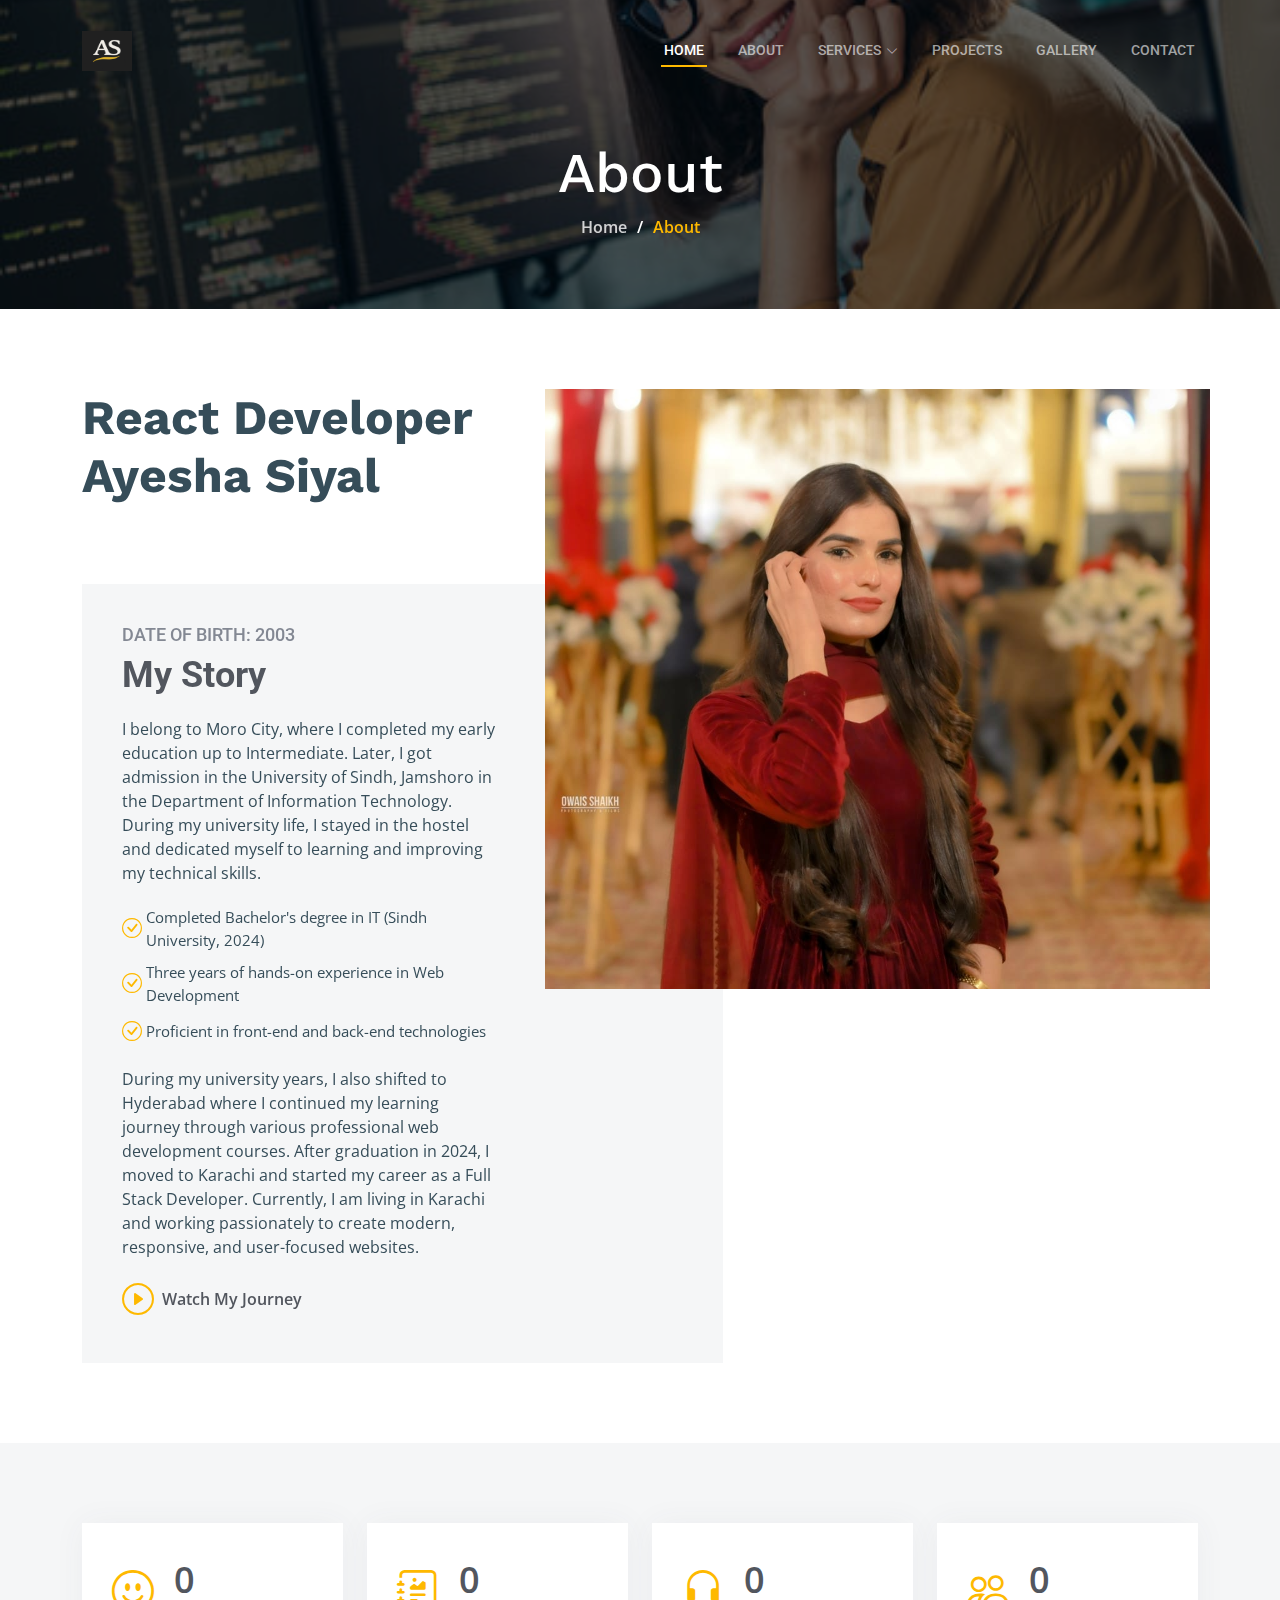
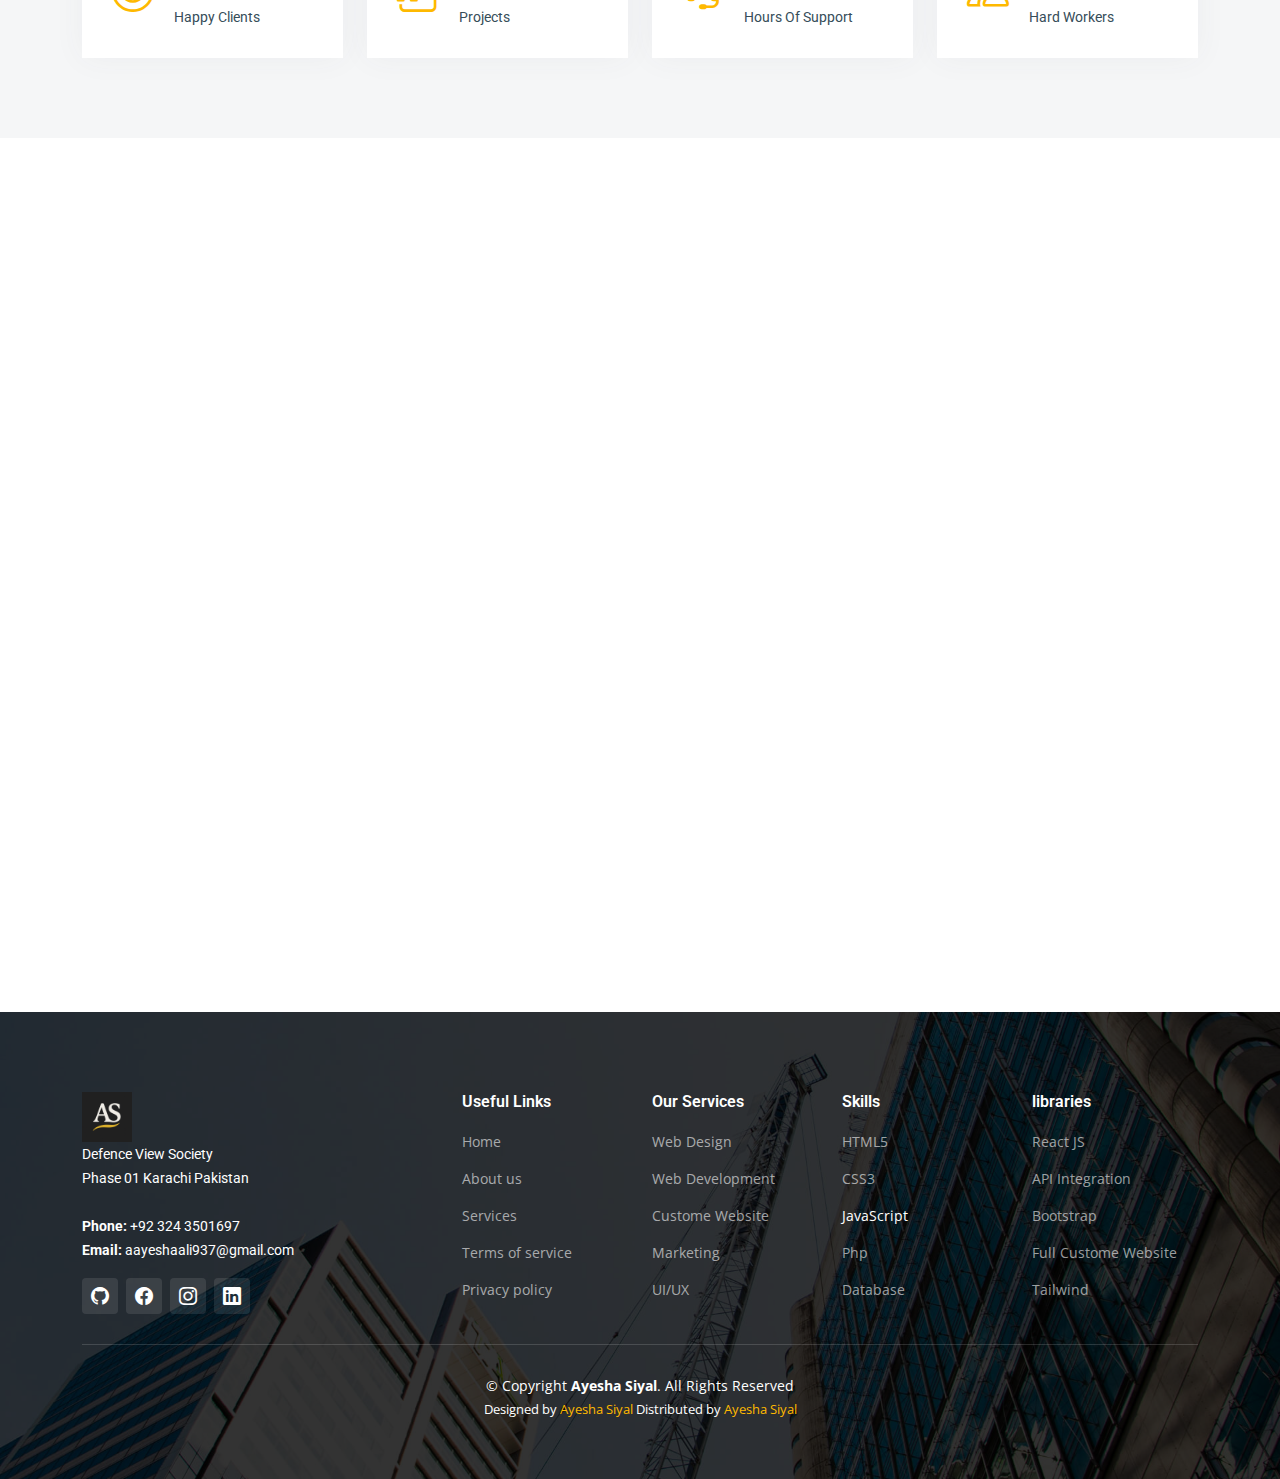
<file: about.html>
<!DOCTYPE html>
<html lang="en">

<head>
  <meta charset="utf-8">
  <meta content="width=device-width, initial-scale=1.0" name="viewport">

 
  <title>My Portfolio</title>
  <meta content="" name="description">
  <meta content="" name="keywords">

  <!-- Favicons -->
  <link href="assets/img/logo.png" rel="icon">
  <link href="assets/img/apple-touch-icon.png" rel="apple-touch-icon">

  <!-- Google Fonts -->
  <link rel="preconnect" href="https://fonts.googleapis.com">
  <link rel="preconnect" href="https://fonts.gstatic.com" crossorigin>
  <link
    href="https://fonts.googleapis.com/css2?family=Open+Sans:ital,wght@0,300;0,400;0,500;0,600;0,700;1,300;1,400;1,600;1,700&family=Roboto:ital,wght@0,300;0,400;0,500;0,600;0,700;1,300;1,400;1,500;1,600;1,700&family=Work+Sans:ital,wght@0,300;0,400;0,500;0,600;0,700;1,300;1,400;1,500;1,600;1,700&display=swap"
    rel="stylesheet">

  <!-- Vendor CSS Files -->
  <link href="assets/vendor/bootstrap/css/bootstrap.min.css" rel="stylesheet">
  <link href="assets/vendor/bootstrap-icons/bootstrap-icons.css" rel="stylesheet">
  <link href="assets/vendor/fontawesome-free/css/all.min.css" rel="stylesheet">
  <link href="assets/vendor/aos/aos.css" rel="stylesheet">
  <link href="assets/vendor/glightbox/css/glightbox.min.css" rel="stylesheet">
  <link href="assets/vendor/swiper/swiper-bundle.min.css" rel="stylesheet">

  <!-- Template Main CSS File -->
  <link href="assets/css/main.css" rel="stylesheet">

  <!-- =======================================================
  * Template Name: UpConstruction - v1.3.0
  * Template URL: https://bootstrapmade.com/upconstruction-bootstrap-construction-website-template/
  * Author: BootstrapMade.com
  * License: https://bootstrapmade.com/license/
  ======================================================== -->
</head>

<body>

  <!-- ======= Header ======= -->
  <header id="header" class="header d-flex align-items-center">
    <div class="container-fluid container-xl d-flex align-items-center justify-content-between">

      <a href="index.html" class="logo d-flex align-items-center">
        <!-- Uncomment the line below if you also wish to use an image logo -->
        <!-- <img src="assets/img/logo.png" alt=""> -->
        <img src="./assets/img/logo.png" width="50" alt="">
      </a>

      <i class="mobile-nav-toggle mobile-nav-show bi bi-list"></i>
      <i class="mobile-nav-toggle mobile-nav-hide d-none bi bi-x"></i>
      <nav id="navbar" class="navbar">
        <ul>
          <li><a href="index.html" class="active">Home</a></li>
          <li><a href="about.html">About</a></li>
          <li class="dropdown"><a href="services.html"><span>Services</span> <i
            class="bi bi-chevron-down dropdown-indicator"></i></a>
        <ul>
          <li><a href="htmlcss.html">HTML & CSS</a></li>
          <li class="dropdown"><a href="project-details.html"><span>REACT WITH TOOLS</span> <i
                class="bi bi-chevron-down dropdown-indicator"></i></a>
            <ul>
              <li><a href=""></a></li>
              <li><a href="API.html">API INTEGRATION</a></li>
              <li><a href="Hooks.html">REACT HOOKS</a></li>
              <li><a href="COTEXT_API.html">CONTEXT API</a></li>
              <li><a href="Redux.html">REDUX</a></li>
            </ul>
          </li>
          <li><a href="javascript.html">JAVASCRIPT</a></li>
          <li><a href="phpdatabase.html">PHP & DATABASE</a></li>
          <li><a href="#">LIBRARIES</a></li>
        </ul>
      </li> 
          <li><a href="projects.html">Projects</a></li>
          <li><a href="Gallery.html">Gallery</a></li> 
          <li><a href="contact.html">Contact</a></li>
        </ul>
      </nav><!-- .navbar -->

    </div>
  </header><!-- End Header -->

  <main id="main">

    <!-- ======= Breadcrumbs ======= -->
    <div class="breadcrumbs d-flex align-items-center" style="background-image: url('assets/img/slider_one.jpg');">
      <div class="container position-relative d-flex flex-column align-items-center" data-aos="fade">

        <h2>About</h2>
        <ol>
          <li><a href="index.html">Home</a></li>
          <li>About</li>
        </ol>

      </div>
    </div><!-- End Breadcrumbs -->

    <!-- ======= About Section ======= -->
    <section id="about" class="about">
      <div class="container" data-aos="fade-up">
    
        <div class="row position-relative">
    
          <div class="col-lg-7 about-img" style="background-image: url(assets/img/about.jpg);"></div>
    
          <div class="col-lg-7">
            <h2> React Developer Ayesha Siyal</h2>
            <div class="our-story">
              <h4>Date of Birth: 2003</h4>
              <h3>My Story</h3>
              <p>
                I belong to Moro City, where I completed my early education up to Intermediate. Later, I got admission in the
                University of Sindh, Jamshoro in the Department of Information Technology. During my university life, I stayed
                in the hostel and dedicated myself to learning and improving my technical skills.
              </p>
    
              <ul>
                <li><i class="bi bi-check-circle"></i> <span>Completed Bachelor's degree in IT (Sindh University, 2024)</span></li>
                <li><i class="bi bi-check-circle"></i> <span>Three years of hands-on experience in Web Development</span></li>
                <li><i class="bi bi-check-circle"></i> <span>Proficient in front-end and back-end technologies</span></li>
              </ul>
    
              <p>
                During my university years, I also shifted to Hyderabad where I continued my learning journey through various
                professional web development courses. After graduation in 2024, I moved to Karachi and started my career as a
                Full Stack Developer. Currently, I am living in Karachi and working passionately to create modern, responsive,
                and user-focused websites.
              </p>
    
              <div class="watch-video d-flex align-items-center position-relative">
                <i class="bi bi-play-circle"></i>
                <a href="https://www.youtube.com/watch?v=LXb3EKWsInQ" class="glightbox stretched-link">Watch My Journey</a>
              </div>
            </div>
          </div>
    
        </div>
    
      </div>
    </section>
    
    <!-- End About Section -->

    <!-- ======= Stats Counter Section ======= -->
    <section id="stats-counter" class="stats-counter section-bg">
      <div class="container">

        <div class="row gy-4">

          <div class="col-lg-3 col-md-6">
            <div class="stats-item d-flex align-items-center w-100 h-100">
              <i class="bi bi-emoji-smile color-blue flex-shrink-0"></i>
              <div>
                <span data-purecounter-start="0" data-purecounter-end="20" data-purecounter-duration="1"
                  class="purecounter"></span>
                <p>Happy Clients</p>
              </div>
            </div>
          </div><!-- End Stats Item -->

          <div class="col-lg-3 col-md-6">
            <div class="stats-item d-flex align-items-center w-100 h-100">
              <i class="bi bi-journal-richtext color-orange flex-shrink-0"></i>
              <div>
                <span data-purecounter-start="0" data-purecounter-end="20" data-purecounter-duration="1"
                  class="purecounter"></span>
                <p>Projects</p>
              </div>
            </div>
          </div><!-- End Stats Item -->

          <div class="col-lg-3 col-md-6">
            <div class="stats-item d-flex align-items-center w-100 h-100">
              <i class="bi bi-headset color-green flex-shrink-0"></i>
              <div>
                <span data-purecounter-start="0" data-purecounter-end="12" data-purecounter-duration="1"
                  class="purecounter"></span>
                <p>Hours Of Support</p>
              </div>
            </div>
          </div><!-- End Stats Item -->

          <div class="col-lg-3 col-md-6">
            <div class="stats-item d-flex align-items-center w-100 h-100">
              <i class="bi bi-people color-pink flex-shrink-0"></i>
              <div>
                <span data-purecounter-start="0" data-purecounter-end="15" data-purecounter-duration="1"
                  class="purecounter"></span>
                <p>Hard Workers</p>
              </div>
            </div>
          </div><!-- End Stats Item -->

        </div>

      </div>
    </section><!-- End Stats Counter Section -->

    <!-- ======= Alt Services Section ======= -->
    <section id="alt-services" class="alt-services">
      <div class="container" data-aos="fade-up">

        <div class="row justify-content-around gy-4">
          <div class="col-lg-6 img-bg" style="background-image: url(assets/img/about.jpeg);" data-aos="zoom-in"
            data-aos-delay="100"></div>

          <div class="col-lg-5 d-flex flex-column justify-content-center">
            <h3>Hello I'am Ayesha siyal About My self</h3>
            <p>My name is Ayesha Siyal, originally from Moro and currently based in Karachi. I hold a Bachelor’s degree in Information Technology from the University of Sindh, Jamshoro.</p>

            <div class="icon-box d-flex position-relative" data-aos="fade-up" data-aos-delay="100">
              <i class="bi bi-easel flex-shrink-0"></i>
              <div>
                <h4><a href="" class="stretched-link">Traveling</a></h4>
                <p>I love traveling and discovering new places, cultures, and experiences.</p>
              </div>
            </div><!-- End Icon Box -->

            <div class="icon-box d-flex position-relative" data-aos="fade-up" data-aos-delay="200">
              <i class="bi bi-patch-check flex-shrink-0"></i>
              <div>
                <h4><a href="" class="stretched-link">Social Media</a></h4>
                <p>I enjoy engaging with people and sharing ideas through social media platforms.</p>
              </div>
            </div><!-- End Icon Box -->

            <div class="icon-box d-flex position-relative" data-aos="fade-up" data-aos-delay="300">
              <i class="bi bi-brightness-high flex-shrink-0"></i>
              <div>
                <h4><a href="" class="stretched-link">Coding</a></h4>
                <p>I am passionate about coding and constantly improving my programming skills.</p>
              </div>
            </div><!-- End Icon Box -->

            <div class="icon-box d-flex position-relative" data-aos="fade-up" data-aos-delay="400">
              <i class="bi bi-brightness-high flex-shrink-0"></i>
              <div>
                <h4><a href="" class="stretched-link">Reading</a></h4>
                <p>I like reading, as it helps me learn, grow, and stay inspired.</p>
              </div>
            </div><!-- End Icon Box -->

          </div>
        </div>

      </div>
    </section>
    <!-- End Alt Services Section -->

    <!-- ======= Alt Services Section 2 ======= -->
    <!-- <section id="alt-services-2" class="alt-services section-bg">
      <div class="container" data-aos="fade-up">

        <div class="row justify-content-around gy-4">
          <div class="col-lg-5 d-flex flex-column justify-content-center">
            <h3>Non quasi officia eum nobis et rerum epudiandae rem voluptatem</h3>
            <p>Maxime quia dolorum alias perspiciatis. Earum voluptatem sint at non. Ducimus maxime minima iste magni
              sit praesentium assumenda minus. Amet rerum saepe tempora vero.</p>

            <div class="icon-box d-flex position-relative" data-aos="fade-up" data-aos-delay="100">
              <i class="bi bi-easel flex-shrink-0"></i>
              <div>
                <h4><a href="" class="stretched-link">Lorem Ipsum</a></h4>
                <p>Voluptatum deleniti atque corrupti quos dolores et quas molestias excepturi sint occaecati cupiditate
                  non provident</p>
              </div>
            </div>

            <div class="icon-box d-flex position-relative" data-aos="fade-up" data-aos-delay="200">
              <i class="bi bi-patch-check flex-shrink-0"></i>
              <div>
                <h4><a href="" class="stretched-link">Nemo Enim</a></h4>
                <p>At vero eos et accusamus et iusto odio dignissimos ducimus qui blanditiis praesentium voluptatum
                  deleniti atque</p>
              </div>
            </div>

            <div class="icon-box d-flex position-relative" data-aos="fade-up" data-aos-delay="300">
              <i class="bi bi-brightness-high flex-shrink-0"></i>
              <div>
                <h4><a href="" class="stretched-link">Dine Pad</a></h4>
                <p>Explicabo est voluptatum asperiores consequatur magnam. Et veritatis odit. Sunt aut deserunt minus
                  aut eligendi omnis</p>
              </div>
            </div>

            <div class="icon-box d-flex position-relative" data-aos="fade-up" data-aos-delay="400">
              <i class="bi bi-brightness-high flex-shrink-0"></i>
              <div>
                <h4><a href="" class="stretched-link">Tride clov</a></h4>
                <p>Est voluptatem labore deleniti quis a delectus et. Saepe dolorem libero sit non aspernatur odit amet.
                  Et eligendi</p>
              </div>
            </div>
          </div>

          <div class="col-lg-6 img-bg" style="background-image: url(assets/img/alt-services-2.jpg);" data-aos="zoom-in"
            data-aos-delay="100"></div>
        </div>

      </div>
    </section> -->
    <!-- End Alt Services Section 2 -->

    <!-- ======= Our Team Section ======= -->
    <!-- <section id="team" class="team">
      <div class="container" data-aos="fade-up">

        <div class="section-header">
          <h2>Our Team</h2>
          <p>Aperiam dolorum et et wuia molestias qui eveniet numquam nihil porro incidunt dolores placeat sunt id nobis
            omnis tiledo stran delop</p>
        </div>

        <div class="row gy-5">

          <div class="col-lg-4 col-md-6 member" data-aos="fade-up" data-aos-delay="100">
            <div class="member-img">
              <img src="assets/img/team/team-1.jpg" class="img-fluid" alt="">
              <div class="social">
                <a href="#"><i class="bi bi-twitter"></i></a>
                <a href="#"><i class="bi bi-facebook"></i></a>
                <a href="#"><i class="bi bi-instagram"></i></a>
                <a href="#"><i class="bi bi-linkedin"></i></a>
              </div>
            </div>
            <div class="member-info text-center">
              <h4>Walter White</h4>
              <span>Chief Executive Officer</span>
              <p>Aliquam iure quaerat voluptatem praesentium possimus unde laudantium vel dolorum distinctio dire flow
              </p>
            </div>
          </div>

          <div class="col-lg-4 col-md-6 member" data-aos="fade-up" data-aos-delay="200">
            <div class="member-img">
              <img src="assets/img/team/team-2.jpg" class="img-fluid" alt="">
              <div class="social">
                <a href="#"><i class="bi bi-twitter"></i></a>
                <a href="#"><i class="bi bi-facebook"></i></a>
                <a href="#"><i class="bi bi-instagram"></i></a>
                <a href="#"><i class="bi bi-linkedin"></i></a>
              </div>
            </div>
            <div class="member-info text-center">
              <h4>Sarah Jhonson</h4>
              <span>Product Manager</span>
              <p>Labore ipsam sit consequatur exercitationem rerum laboriosam laudantium aut quod dolores exercitationem
                ut</p>
            </div>
          </div>

          <div class="col-lg-4 col-md-6 member" data-aos="fade-up" data-aos-delay="300">
            <div class="member-img">
              <img src="assets/img/team/team-3.jpg" class="img-fluid" alt="">
              <div class="social">
                <a href="#"><i class="bi bi-twitter"></i></a>
                <a href="#"><i class="bi bi-facebook"></i></a>
                <a href="#"><i class="bi bi-instagram"></i></a>
                <a href="#"><i class="bi bi-linkedin"></i></a>
              </div>
            </div>
            <div class="member-info text-center">
              <h4>William Anderson</h4>
              <span>CTO</span>
              <p>Illum minima ea autem doloremque ipsum quidem quas aspernatur modi ut praesentium vel tque sed facilis
                at qui</p>
            </div>
          </div>

          <div class="col-lg-4 col-md-6 member" data-aos="fade-up" data-aos-delay="400">
            <div class="member-img">
              <img src="assets/img/team/team-4.jpg" class="img-fluid" alt="">
              <div class="social">
                <a href="#"><i class="bi bi-twitter"></i></a>
                <a href="#"><i class="bi bi-facebook"></i></a>
                <a href="#"><i class="bi bi-instagram"></i></a>
                <a href="#"><i class="bi bi-linkedin"></i></a>
              </div>
            </div>
            <div class="member-info text-center">
              <h4>Amanda Jepson</h4>
              <span>Accountant</span>
              <p>Magni voluptatem accusamus assumenda cum nisi aut qui dolorem voluptate sed et veniam quasi quam
                consectetur</p>
            </div>
          </div>

          <div class="col-lg-4 col-md-6 member" data-aos="fade-up" data-aos-delay="500">
            <div class="member-img">
              <img src="assets/img/team/team-5.jpg" class="img-fluid" alt="">
              <div class="social">
                <a href="#"><i class="bi bi-twitter"></i></a>
                <a href="#"><i class="bi bi-facebook"></i></a>
                <a href="#"><i class="bi bi-instagram"></i></a>
                <a href="#"><i class="bi bi-linkedin"></i></a>
              </div>
            </div>
            <div class="member-info text-center">
              <h4>Brian Doe</h4>
              <span>Marketing</span>
              <p>Qui consequuntur quos accusamus magnam quo est molestiae eius laboriosam sunt doloribus quia impedit
                laborum velit</p>
            </div>
          </div>

          <div class="col-lg-4 col-md-6 member" data-aos="fade-up" data-aos-delay="600">
            <div class="member-img">
              <img src="assets/img/team/team-6.jpg" class="img-fluid" alt="">
              <div class="social">
                <a href="#"><i class="bi bi-twitter"></i></a>
                <a href="#"><i class="bi bi-facebook"></i></a>
                <a href="#"><i class="bi bi-instagram"></i></a>
                <a href="#"><i class="bi bi-linkedin"></i></a>
              </div>
            </div>
            <div class="member-info text-center">
              <h4>Josepha Palas</h4>
              <span>Operation</span>
              <p>Sint sint eveniet explicabo amet consequatur nesciunt error enim rerum earum et omnis fugit eligendi
                cupiditate vel</p>
            </div>
          </div>

        </div>

      </div>
    </section> -->
    <!-- End Our Team Section -->

    <!-- ======= Testimonials Section ======= -->
    <!-- <section id="testimonials" class="testimonials section-bg">
      <div class="container" data-aos="fade-up">

        <div class="section-header">
          <h2>Testimonials</h2>
          <p>Quam sed id excepturi ccusantium dolorem ut quis dolores nisi llum nostrum enim velit qui ut et autem uia
            reprehenderit sunt deleniti</p>
        </div>

        <div class="slides-2 swiper">
          <div class="swiper-wrapper">

            <div class="swiper-slide">
              <div class="testimonial-wrap">
                <div class="testimonial-item">
                  <img src="assets/img/testimonials/testimonials-1.jpg" class="testimonial-img" alt="">
                  <h3>Saul Goodman</h3>
                  <h4>Ceo &amp; Founder</h4>
                  <div class="stars">
                    <i class="bi bi-star-fill"></i><i class="bi bi-star-fill"></i><i class="bi bi-star-fill"></i><i
                      class="bi bi-star-fill"></i><i class="bi bi-star-fill"></i>
                  </div>
                  <p>
                    <i class="bi bi-quote quote-icon-left"></i>
                    Proin iaculis purus consequat sem cure digni ssim donec porttitora entum suscipit rhoncus.
                    Accusantium quam, ultricies eget id, aliquam eget nibh et. Maecen aliquam, risus at semper.
                    <i class="bi bi-quote quote-icon-right"></i>
                  </p>
                </div>
              </div>
            </div>

            <div class="swiper-slide">
              <div class="testimonial-wrap">
                <div class="testimonial-item">
                  <img src="assets/img/testimonials/testimonials-2.jpg" class="testimonial-img" alt="">
                  <h3>Sara Wilsson</h3>
                  <h4>Designer</h4>
                  <div class="stars">
                    <i class="bi bi-star-fill"></i><i class="bi bi-star-fill"></i><i class="bi bi-star-fill"></i><i
                      class="bi bi-star-fill"></i><i class="bi bi-star-fill"></i>
                  </div>
                  <p>
                    <i class="bi bi-quote quote-icon-left"></i>
                    Export tempor illum tamen malis malis eram quae irure esse labore quem cillum quid cillum eram malis
                    quorum velit fore eram velit sunt aliqua noster fugiat irure amet legam anim culpa.
                    <i class="bi bi-quote quote-icon-right"></i>
                  </p>
                </div>
              </div>
            </div>

            <div class="swiper-slide">
              <div class="testimonial-wrap">
                <div class="testimonial-item">
                  <img src="assets/img/testimonials/testimonials-3.jpg" class="testimonial-img" alt="">
                  <h3>Jena Karlis</h3>
                  <h4>Store Owner</h4>
                  <div class="stars">
                    <i class="bi bi-star-fill"></i><i class="bi bi-star-fill"></i><i class="bi bi-star-fill"></i><i
                      class="bi bi-star-fill"></i><i class="bi bi-star-fill"></i>
                  </div>
                  <p>
                    <i class="bi bi-quote quote-icon-left"></i>
                    Enim nisi quem export duis labore cillum quae magna enim sint quorum nulla quem veniam duis minim
                    tempor labore quem eram duis noster aute amet eram fore quis sint minim.
                    <i class="bi bi-quote quote-icon-right"></i>
                  </p>
                </div>
              </div>
            </div>

            <div class="swiper-slide">
              <div class="testimonial-wrap">
                <div class="testimonial-item">
                  <img src="assets/img/testimonials/testimonials-4.jpg" class="testimonial-img" alt="">
                  <h3>Matt Brandon</h3>
                  <h4>Freelancer</h4>
                  <div class="stars">
                    <i class="bi bi-star-fill"></i><i class="bi bi-star-fill"></i><i class="bi bi-star-fill"></i><i
                      class="bi bi-star-fill"></i><i class="bi bi-star-fill"></i>
                  </div>
                  <p>
                    <i class="bi bi-quote quote-icon-left"></i>
                    Fugiat enim eram quae cillum dolore dolor amet nulla culpa multos export minim fugiat minim velit
                    minim dolor enim duis veniam ipsum anim magna sunt elit fore quem dolore labore illum veniam.
                    <i class="bi bi-quote quote-icon-right"></i>
                  </p>
                </div>
              </div>
            </div>

            <div class="swiper-slide">
              <div class="testimonial-wrap">
                <div class="testimonial-item">
                  <img src="assets/img/testimonials/testimonials-5.jpg" class="testimonial-img" alt="">
                  <h3>John Larson</h3>
                  <h4>Entrepreneur</h4>
                  <div class="stars">
                    <i class="bi bi-star-fill"></i><i class="bi bi-star-fill"></i><i class="bi bi-star-fill"></i><i
                      class="bi bi-star-fill"></i><i class="bi bi-star-fill"></i>
                  </div>
                  <p>
                    <i class="bi bi-quote quote-icon-left"></i>
                    Quis quorum aliqua sint quem legam fore sunt eram irure aliqua veniam tempor noster veniam enim
                    culpa labore duis sunt culpa nulla illum cillum fugiat legam esse veniam culpa fore nisi cillum
                    quid.
                    <i class="bi bi-quote quote-icon-right"></i>
                  </p>
                </div>
              </div>
            </div>

          </div>
          <div class="swiper-pagination"></div>
        </div>

      </div>
    </section> -->
    <!-- End Testimonials Section -->

  </main><!-- End #main -->

  <!-- ======= Footer ======= -->
  <footer id="footer" class="footer">

    <div class="footer-content position-relative">
      <div class="container">
        <div class="row">

          <div class="col-lg-4 col-md-6">
            <div class="footer-info">
              <img src="./assets/img/logo.png" width="50" alt="">
              <p>
                Defence View Society <br>
                 Phase 01 Karachi Pakistan<br><br>
                <strong>Phone:</strong> +92 324 3501697<br>
                <strong>Email:</strong> aayeshaali937@gmail.com<br>
              </p>
              <div class="social-links d-flex mt-3">
                <a href="https://github.com/AyeshaSiyal28" class="d-flex align-items-center justify-content-center"><i class="bi bi-github"></i></a>
                <a href="https://www.facebook.com/share/1QN5UShnhm/" class="d-flex align-items-center justify-content-center"><i class="bi bi-facebook"></i></a>
                <a href="https://www.instagram.com/ayesha.k2021?igsh=YjExY2hncWVqeWhl" class="d-flex align-items-center justify-content-center"><i class="bi bi-instagram"></i></a>
                <a href="https://www.linkedin.com/in/ayeshasiyal11028?utm_source=share&utm_campaign=share_via&utm_content=profile&utm_medium=android_app" class="d-flex align-items-center justify-content-center"><i class="bi bi-linkedin"></i></a>
              </div>
            </div>
          </div><!-- End footer info column-->

          <div class="col-lg-2 col-md-3 footer-links">
            <h4>Useful Links</h4>
            <ul>
              <li><a href="index.html">Home</a></li>
              <li><a href="about.html">About us</a></li>
              <li><a href="services.html">Services</a></li>
              <li><a href="service-details.html">Terms of service</a></li>
              <li><a href="#">Privacy policy</a></li>
            </ul>
          </div><!-- End footer links column-->

          <div class="col-lg-2 col-md-3 footer-links">
            <h4>Our Services</h4>
            <ul>
              <li><a href="#">Web Design</a></li>
              <li><a href="#">Web Development</a></li>
              <li><a href="#">Custome Website</a></li>
              <li><a href="#">Marketing</a></li>
              <li><a href="#">UI/UX</a></li>
            </ul>
          </div><!-- End footer links column-->

          <div class="col-lg-2 col-md-3 footer-links">
            <h4>Skills</h4>
            <ul>
              <li><a href="#">HTML5</a></li>
              <li><a href="#">CSS3</a></li>
              <li><a href="#"></a>JavaScript</li>
              <li><a href="#">Php</a></li>
              <li><a href="#">Database</a></li>
            </ul>
          </div><!-- End footer links column-->

          <div class="col-lg-2 col-md-3 footer-links">
            <h4>libraries</h4>
            <ul>
              <li><a href="#">React JS</a></li>
              <li><a href="#">API Integration</a></li>
              <li><a href="#">Bootstrap</a></li>
              <li><a href="#">Full Custome Website</a></li>
              <li><a href="#">Tailwind</a></li>
            </ul>
          </div><!-- End footer links column-->

        </div>
      </div>
    </div>

    <div class="footer-legal text-center position-relative">
      <div class="container">
        <div class="copyright">
          &copy; Copyright <strong><span>Ayesha Siyal</span></strong>. All Rights Reserved
        </div>
        <div class="credits">
          <!-- All the links in the footer should remain intact. -->
          <!-- You can delete the links only if you purchased the pro version. -->
          <!-- Licensing information: https://bootstrapmade.com/license/ -->
          <!-- Purchase the pro version with working PHP/AJAX contact form: https://bootstrapmade.com/upconstruction-bootstrap-construction-website-template/ -->
          Designed by <a href="https://bootstrapmade.com/">Ayesha Siyal</a> Distributed by <a
            href="#">Ayesha Siyal</a>
        </div>
      </div>
    </div>

  </footer>
  <!-- End Footer -->

  <a href="#" class="scroll-top d-flex align-items-center justify-content-center"><i
      class="bi bi-arrow-up-short"></i></a>

  <div id="preloader"></div>

  <!-- Vendor JS Files -->
  <script src="assets/vendor/bootstrap/js/bootstrap.bundle.min.js"></script>
  <script src="assets/vendor/aos/aos.js"></script>
  <script src="assets/vendor/glightbox/js/glightbox.min.js"></script>
  <script src="assets/vendor/isotope-layout/isotope.pkgd.min.js"></script>
  <script src="assets/vendor/swiper/swiper-bundle.min.js"></script>
  <script src="assets/vendor/purecounter/purecounter_vanilla.js"></script>
  <script src="assets/vendor/php-email-form/validate.js"></script>

  <!-- Template Main JS File -->
  <script src="assets/js/main.js"></script>

</body>

</html>
</file>
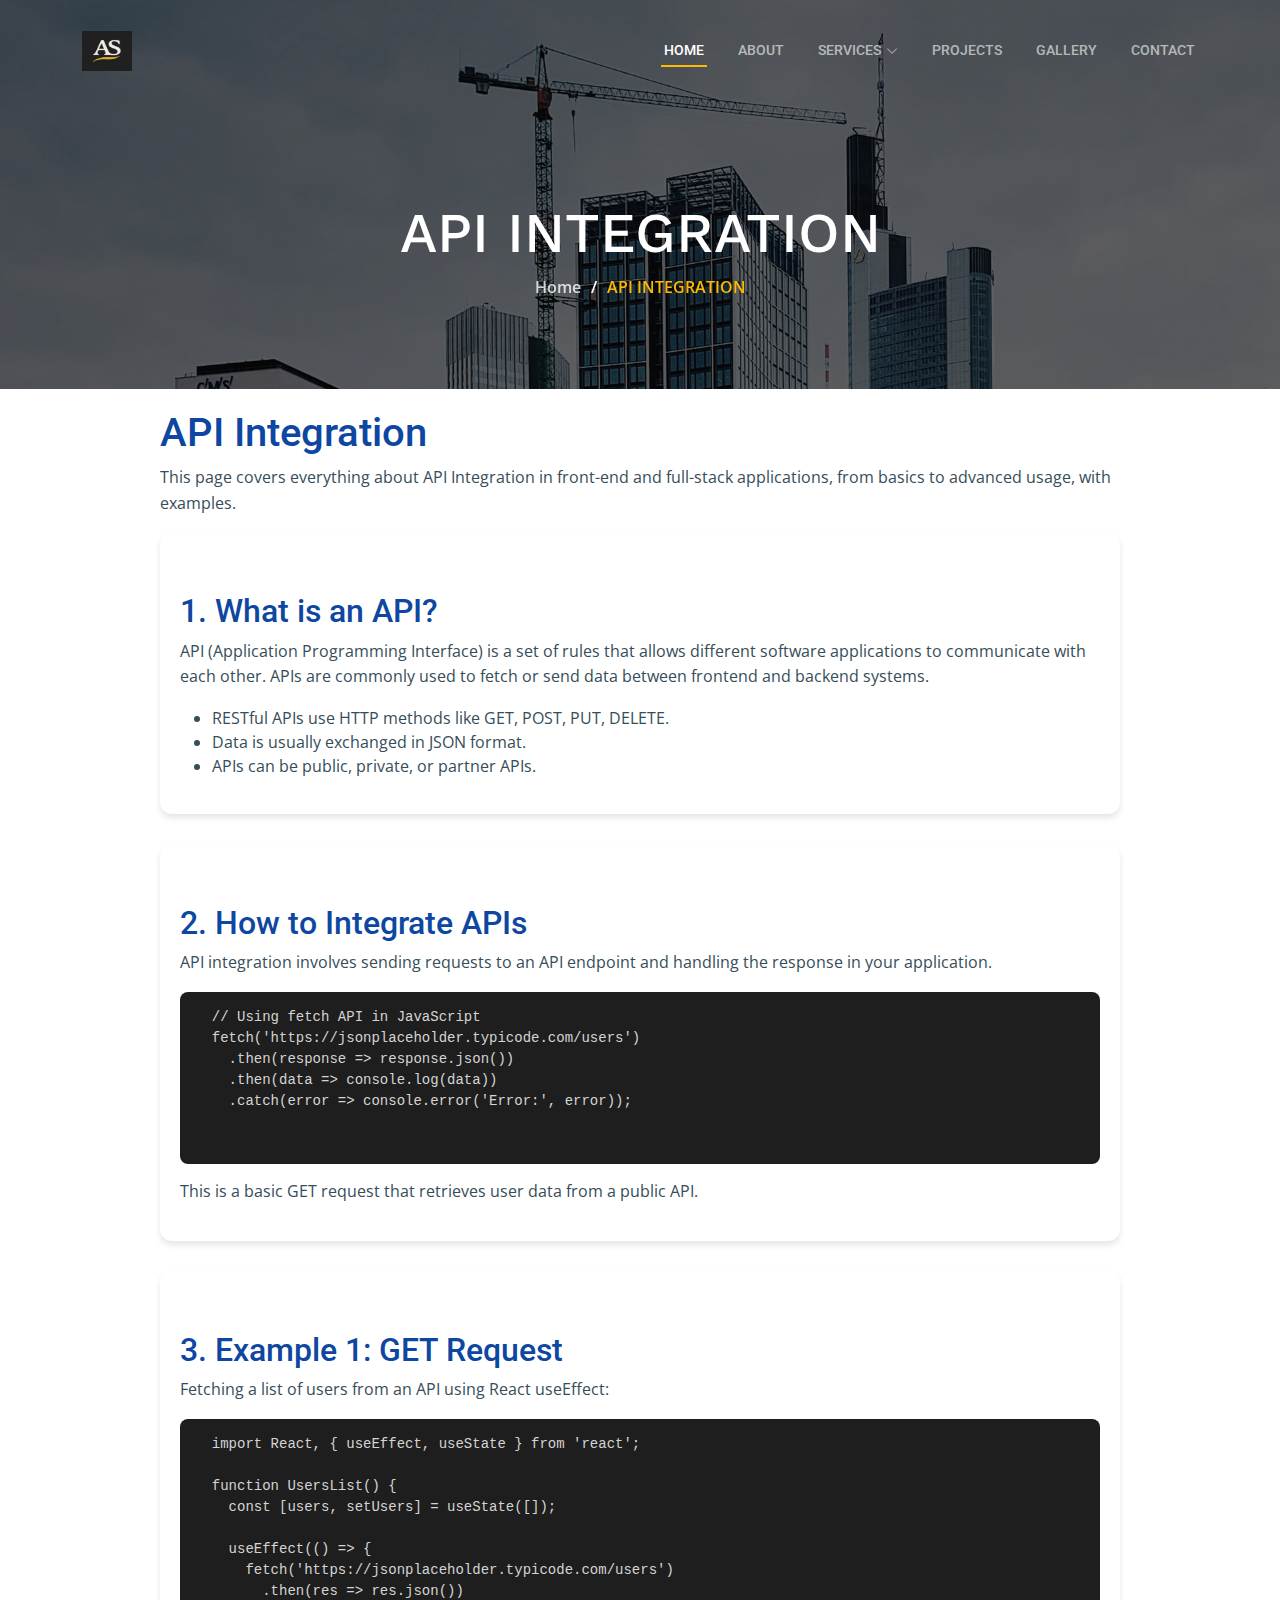
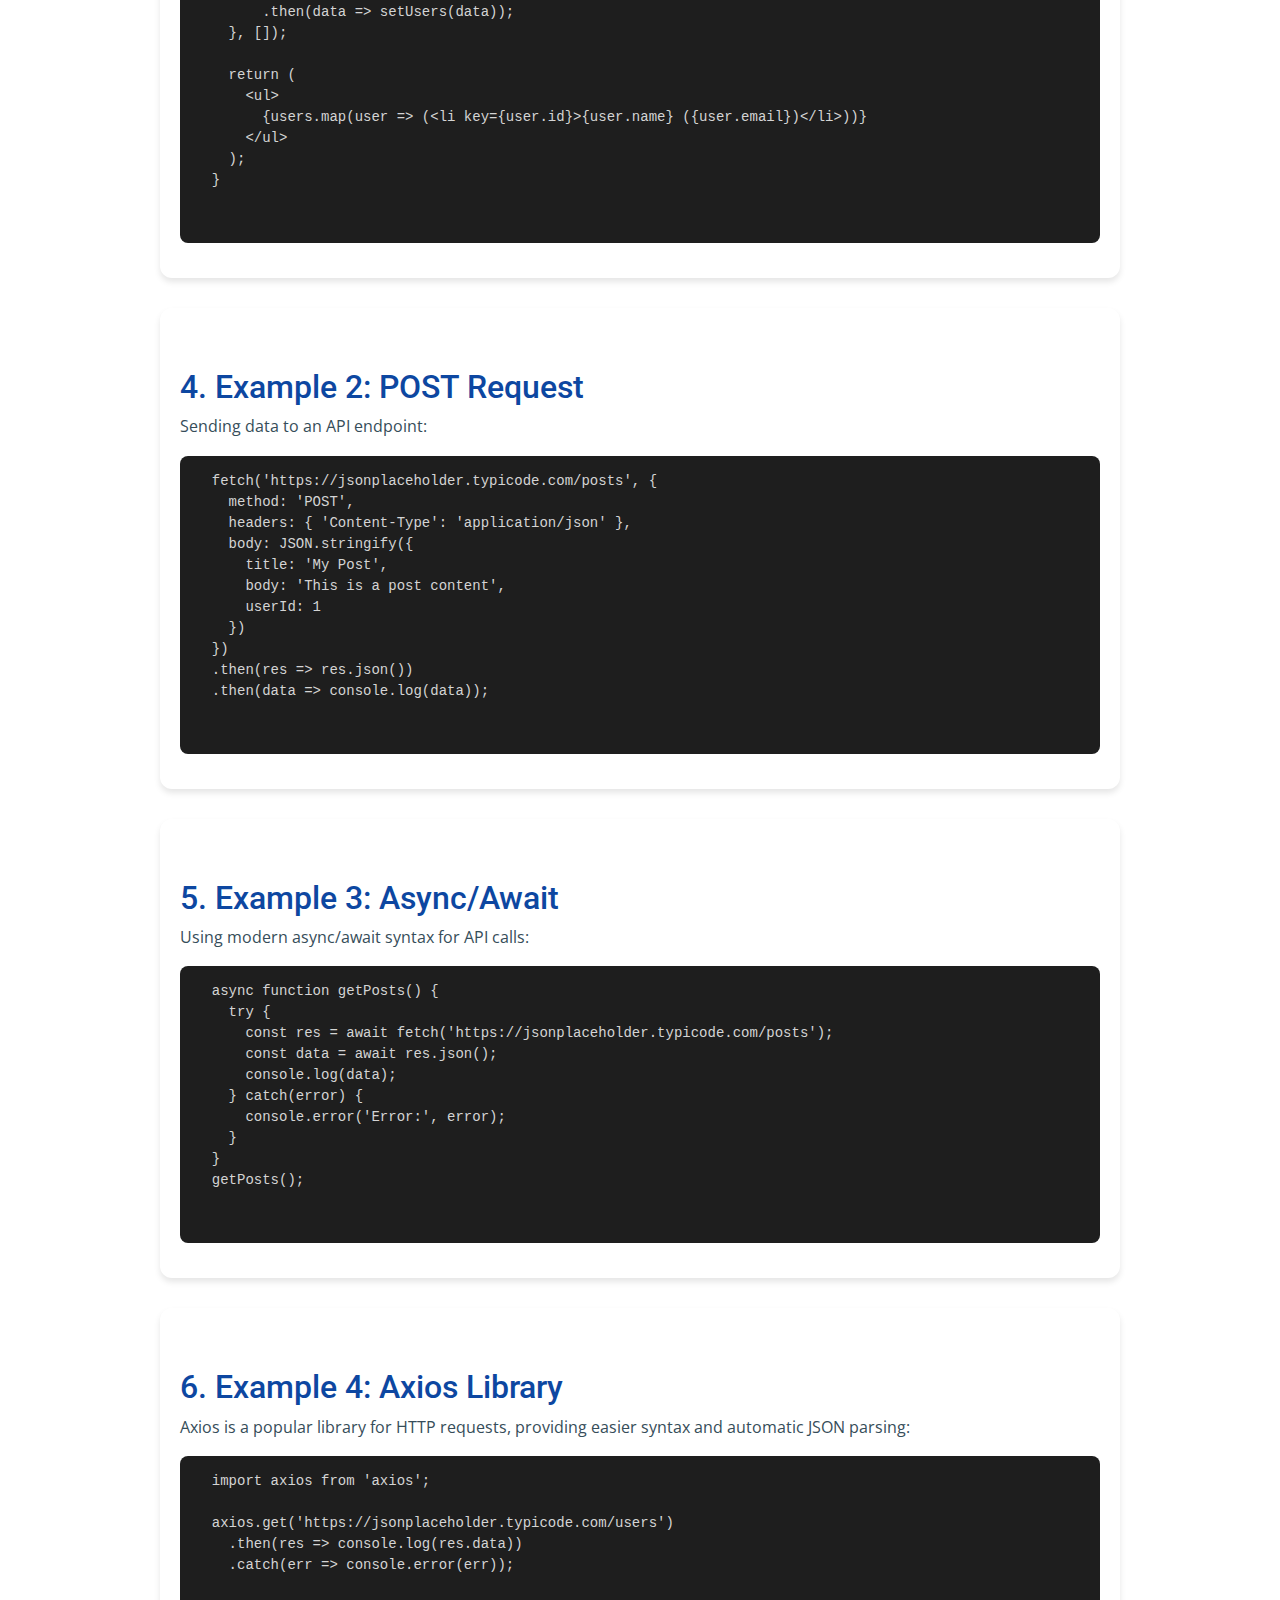
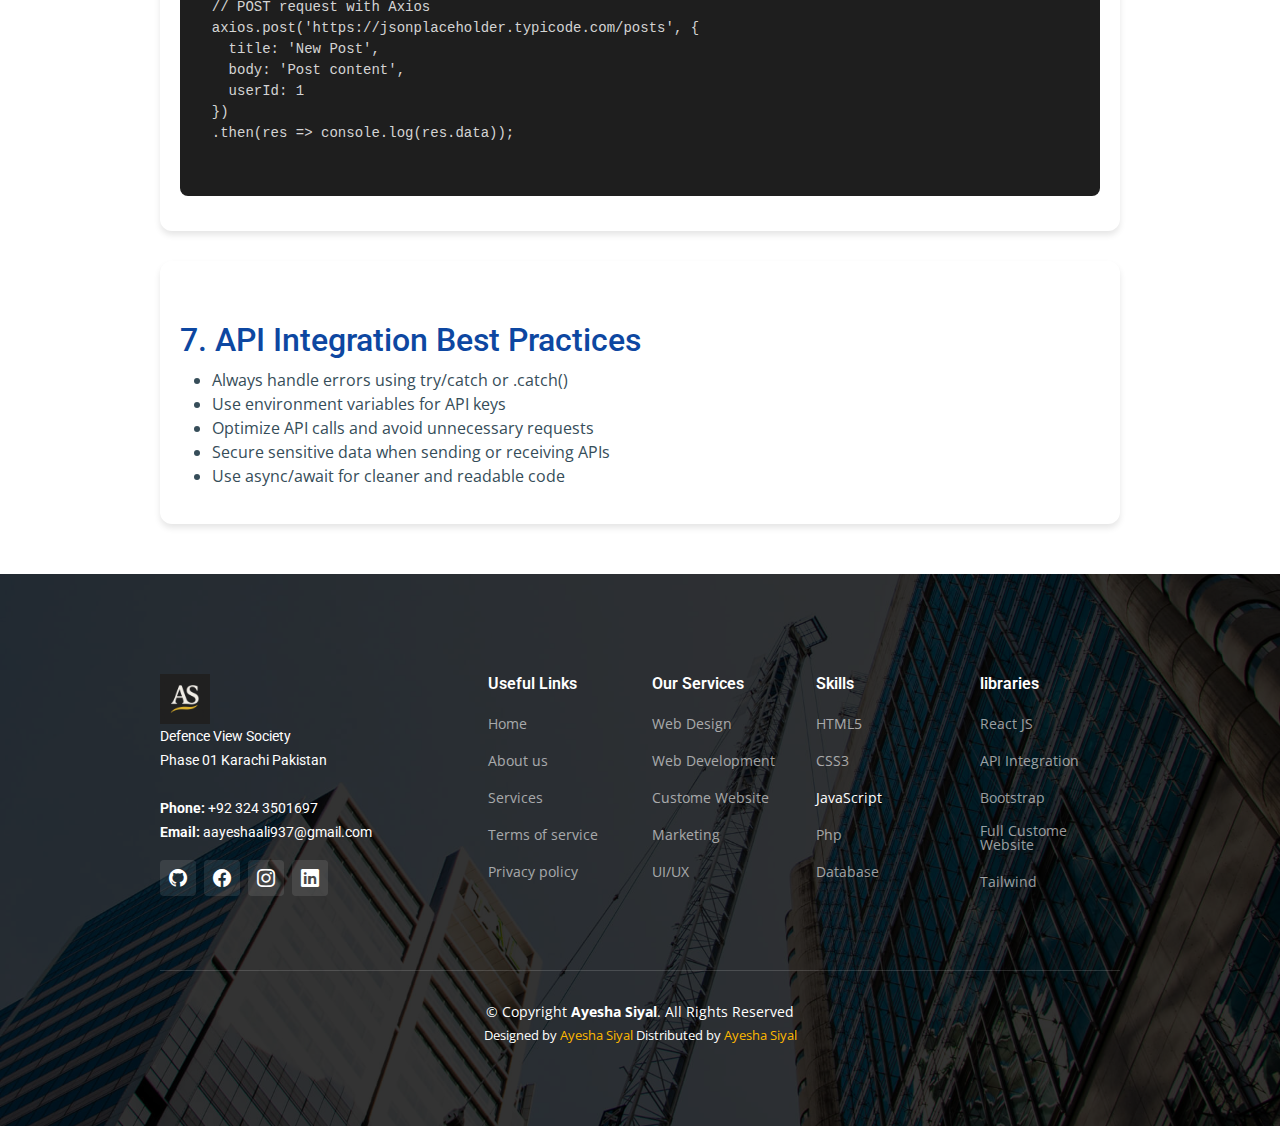
<file: API.html>
<!DOCTYPE html>
<html lang="en">

<head>
  <meta charset="utf-8">
  <meta content="width=device-width, initial-scale=1.0" name="viewport">

  <title>My Portfolio</title>
  <meta content="" name="description">
  <meta content="" name="keywords">

  <!-- Favicons -->
  <link href="assets/img/logo.png" rel="icon">
  <link href="assets/img/apple-touch-icon.png" rel="apple-touch-icon">

  <!-- Google Fonts -->
  <link rel="preconnect" href="https://fonts.googleapis.com">
  <link rel="preconnect" href="https://fonts.gstatic.com" crossorigin>
  <link
    href="https://fonts.googleapis.com/css2?family=Open+Sans:ital,wght@0,300;0,400;0,500;0,600;0,700;1,300;1,400;1,600;1,700&family=Roboto:ital,wght@0,300;0,400;0,500;0,600;0,700;1,300;1,400;1,500;1,600;1,700&family=Work+Sans:ital,wght@0,300;0,400;0,500;0,600;0,700;1,300;1,400;1,500;1,600;1,700&display=swap"
    rel="stylesheet">

  <!-- Vendor CSS Files -->
  <link href="assets/vendor/bootstrap/css/bootstrap.min.css" rel="stylesheet">
  <link href="assets/vendor/bootstrap-icons/bootstrap-icons.css" rel="stylesheet">
  <link href="assets/vendor/fontawesome-free/css/all.min.css" rel="stylesheet">
  <link href="assets/vendor/aos/aos.css" rel="stylesheet">
  <link href="assets/vendor/glightbox/css/glightbox.min.css" rel="stylesheet">
  <link href="assets/vendor/swiper/swiper-bundle.min.css" rel="stylesheet">

  <!-- Template Main CSS File -->
  <link href="assets/css/main.css" rel="stylesheet">
  <link rel="stylesheet" href="assets/css/style.css">
  <!-- =======================================================
  * Template Name: UpConstruction - v1.3.0
  * Template URL: https://bootstrapmade.com/upconstruction-bootstrap-construction-website-template/
  * Author: BootstrapMade.com
  * License: https://bootstrapmade.com/license/
  ======================================================== -->
</head>

<body>

  <!-- ======= Header ======= -->
  <header id="header" class="header d-flex align-items-center">
    <div class="container-fluid container-xl d-flex align-items-center justify-content-between">

      <a href="index.html" class="logo d-flex align-items-center">
        <!-- Uncomment the line below if you also wish to use an image logo -->
        <!-- <img src="assets/img/logo.png" alt=""> -->
        <img src="./assets/img/logo.png" width="50" alt="">
      </a>

      <i class="mobile-nav-toggle mobile-nav-show bi bi-list"></i>
      <i class="mobile-nav-toggle mobile-nav-hide d-none bi bi-x"></i>
      <nav id="navbar" class="navbar">
        <ul>
          <li><a href="index.html" class="active">Home</a></li>
          <li><a href="about.html">About</a></li>
          <li class="dropdown"><a href="services.html"><span>Services</span> <i
            class="bi bi-chevron-down dropdown-indicator"></i></a>
        <ul>
          <li><a href="htmlcss.html">HTML & CSS</a></li>
          <li class="dropdown"><a href="project-details.html"><span>REACT WITH TOOLS</span> <i
                class="bi bi-chevron-down dropdown-indicator"></i></a>
            <ul>
              <li><a href=""></a></li>
              <li><a href="API.html">API INTEGRATION</a></li>
              <li><a href="Hooks.html">REACT HOOKS</a></li>
              <li><a href="COTEXT_API.html">CONTEXT API</a></li>
              <li><a href="Redux.html">REDUX</a></li>
            </ul>
          </li>
          <li><a href="javascript.html">JAVASCRIPT</a></li>
          <li><a href="phpdatabase.html">PHP & DATABASE</a></li>
          <li><a href="#">LIBRARIES</a></li>
        </ul>
      </li> 
          <li><a href="projects.html">Projects</a></li>
          <li><a href="Gallery.html">Gallery</a></li> 
          <li><a href="contact.html">Contact</a></li>
        </ul>
      </nav><!-- .navbar -->

    </div>
  </header><!-- End Header -->
      

  <main id="main">

    <!-- ======= Breadcrumbs ======= -->
    <div class="breadcrumbs d-flex align-items-center" style="background-image: url('assets/img/breadcrumbs-bg.jpg');">
      <div class="container position-relative d-flex flex-column align-items-center" data-aos="fade">

        <h2>API INTEGRATION</h2>
        <ol>
          <li><a href="index.html">Home</a></li>
          <li>API INTEGRATION</li>
        </ol>

      </div>
    </div><!-- End Breadcrumbs -->

    <!-- ======= Projet Details Section ======= -->
  </main><!-- End #main -->

  <div class="container">
    <h1>API Integration</h1>
    <p>This page covers everything about API Integration in front-end and full-stack applications, from basics to advanced usage, with examples.</p>
  
    <!-- API Basics -->
    <div class="topic">
      <h2>1. What is an API?</h2>
      <p>API (Application Programming Interface) is a set of rules that allows different software applications to communicate with each other. APIs are commonly used to fetch or send data between frontend and backend systems.</p>
      <ul>
        <li>RESTful APIs use HTTP methods like GET, POST, PUT, DELETE.</li>
        <li>Data is usually exchanged in JSON format.</li>
        <li>APIs can be public, private, or partner APIs.</li>
      </ul>
    </div>
  
    <!-- API Integration Basics -->
    <div class="topic">
      <h2>2. How to Integrate APIs</h2>
      <p>API integration involves sending requests to an API endpoint and handling the response in your application.</p>
      <div class="code-block">
  <pre>
  // Using fetch API in JavaScript
  fetch('https://jsonplaceholder.typicode.com/users')
    .then(response =&gt; response.json())
    .then(data =&gt; console.log(data))
    .catch(error =&gt; console.error('Error:', error));
  </pre>
      </div>
      <p>This is a basic GET request that retrieves user data from a public API.</p>
    </div>
  
    <!-- Example 1: GET Request -->
    <div class="topic">
      <h2>3. Example 1: GET Request</h2>
      <p>Fetching a list of users from an API using React useEffect:</p>
      <div class="code-block">
  <pre>
  import React, { useEffect, useState } from 'react';
  
  function UsersList() {
    const [users, setUsers] = useState([]);
  
    useEffect(() =&gt; {
      fetch('https://jsonplaceholder.typicode.com/users')
        .then(res =&gt; res.json())
        .then(data =&gt; setUsers(data));
    }, []);
  
    return (
      &lt;ul&gt;
        {users.map(user =&gt; (&lt;li key={user.id}&gt;{user.name} ({user.email})&lt;/li&gt;))}
      &lt;/ul&gt;
    );
  }
  </pre>
      </div>
    </div>
  
    <!-- Example 2: POST Request -->
    <div class="topic">
      <h2>4. Example 2: POST Request</h2>
      <p>Sending data to an API endpoint:</p>
      <div class="code-block">
  <pre>
  fetch('https://jsonplaceholder.typicode.com/posts', {
    method: 'POST',
    headers: { 'Content-Type': 'application/json' },
    body: JSON.stringify({
      title: 'My Post',
      body: 'This is a post content',
      userId: 1
    })
  })
  .then(res =&gt; res.json())
  .then(data =&gt; console.log(data));
  </pre>
      </div>
    </div>
  
    <!-- Example 3: Async/Await -->
    <div class="topic">
      <h2>5. Example 3: Async/Await</h2>
      <p>Using modern async/await syntax for API calls:</p>
      <div class="code-block">
  <pre>
  async function getPosts() {
    try {
      const res = await fetch('https://jsonplaceholder.typicode.com/posts');
      const data = await res.json();
      console.log(data);
    } catch(error) {
      console.error('Error:', error);
    }
  }
  getPosts();
  </pre>
      </div>
    </div>
  
    <!-- Example 4: Using Axios -->
    <div class="topic">
      <h2>6. Example 4: Axios Library</h2>
      <p>Axios is a popular library for HTTP requests, providing easier syntax and automatic JSON parsing:</p>
      <div class="code-block">
  <pre>
  import axios from 'axios';
  
  axios.get('https://jsonplaceholder.typicode.com/users')
    .then(res =&gt; console.log(res.data))
    .catch(err =&gt; console.error(err));
  
  // POST request with Axios
  axios.post('https://jsonplaceholder.typicode.com/posts', {
    title: 'New Post',
    body: 'Post content',
    userId: 1
  })
  .then(res =&gt; console.log(res.data));
  </pre>
      </div>
    </div>
  
    <!-- API Best Practices -->
    <div class="topic">
      <h2>7. API Integration Best Practices</h2>
      <ul>
        <li>Always handle errors using try/catch or .catch()</li>
        <li>Use environment variables for API keys</li>
        <li>Optimize API calls and avoid unnecessary requests</li>
        <li>Secure sensitive data when sending or receiving APIs</li>
        <li>Use async/await for cleaner and readable code</li>
      </ul>
    </div>
  
  </div>


  <!-- ======= Footer ======= -->
  <footer id="footer" class="footer">

    <div class="footer-content position-relative">
      <div class="container">
        <div class="row">

          <div class="col-lg-4 col-md-6">
            <div class="footer-info">
              <img src="./assets/img/logo.png" width="50" alt="">
              <p>
                Defence View Society <br>
                 Phase 01 Karachi Pakistan<br><br>
                <strong>Phone:</strong> +92 324 3501697<br>
                <strong>Email:</strong> aayeshaali937@gmail.com<br>
              </p>
              <div class="social-links d-flex mt-3">
                <a href="https://github.com/AyeshaSiyal28" class="d-flex align-items-center justify-content-center"><i class="bi bi-github"></i></a>
                <a href="https://www.facebook.com/share/1QN5UShnhm/" class="d-flex align-items-center justify-content-center"><i class="bi bi-facebook"></i></a>
                <a href="https://www.instagram.com/ayesha.k2021?igsh=YjExY2hncWVqeWhl" class="d-flex align-items-center justify-content-center"><i class="bi bi-instagram"></i></a>
                <a href="https://www.linkedin.com/in/ayeshasiyal11028?utm_source=share&utm_campaign=share_via&utm_content=profile&utm_medium=android_app" class="d-flex align-items-center justify-content-center"><i class="bi bi-linkedin"></i></a>
              </div>
            </div>
          </div><!-- End footer info column-->

          <div class="col-lg-2 col-md-3 footer-links">
            <h4>Useful Links</h4>
            <ul>
              <li><a href="index.html">Home</a></li>
              <li><a href="about.html">About us</a></li>
              <li><a href="services.html">Services</a></li>
              <li><a href="service-details.html">Terms of service</a></li>
              <li><a href="#">Privacy policy</a></li>
            </ul>
          </div><!-- End footer links column-->

          <div class="col-lg-2 col-md-3 footer-links">
            <h4>Our Services</h4>
            <ul>
              <li><a href="#">Web Design</a></li>
              <li><a href="#">Web Development</a></li>
              <li><a href="#">Custome Website</a></li>
              <li><a href="#">Marketing</a></li>
              <li><a href="#">UI/UX</a></li>
            </ul>
          </div><!-- End footer links column-->

          <div class="col-lg-2 col-md-3 footer-links">
            <h4>Skills</h4>
            <ul>
              <li><a href="#">HTML5</a></li>
              <li><a href="#">CSS3</a></li>
              <li><a href="#"></a>JavaScript</li>
              <li><a href="#">Php</a></li>
              <li><a href="#">Database</a></li>
            </ul>
          </div><!-- End footer links column-->

          <div class="col-lg-2 col-md-3 footer-links">
            <h4>libraries</h4>
            <ul>
              <li><a href="#">React JS</a></li>
              <li><a href="#">API Integration</a></li>
              <li><a href="#">Bootstrap</a></li>
              <li><a href="#">Full Custome Website</a></li>
              <li><a href="#">Tailwind</a></li>
            </ul>
          </div><!-- End footer links column-->

        </div>
      </div>
    </div>

    <div class="footer-legal text-center position-relative">
      <div class="container">
        <div class="copyright">
          &copy; Copyright <strong><span>Ayesha Siyal</span></strong>. All Rights Reserved
        </div>
        <div class="credits">
          <!-- All the links in the footer should remain intact. -->
          <!-- You can delete the links only if you purchased the pro version. -->
          <!-- Licensing information: https://bootstrapmade.com/license/ -->
          <!-- Purchase the pro version with working PHP/AJAX contact form: https://bootstrapmade.com/upconstruction-bootstrap-construction-website-template/ -->
          Designed by <a href="https://bootstrapmade.com/">Ayesha Siyal</a> Distributed by <a
            href="#">Ayesha Siyal</a>
        </div>
      </div>
    </div>

  </footer>
  <!-- End Footer -->

  <a href="#" class="scroll-top d-flex align-items-center justify-content-center"><i
      class="bi bi-arrow-up-short"></i></a>

  <div id="preloader"></div>

  <!-- Vendor JS Files -->
  <script src="assets/vendor/bootstrap/js/bootstrap.bundle.min.js"></script>
  <script src="assets/vendor/aos/aos.js"></script>
  <script src="assets/vendor/glightbox/js/glightbox.min.js"></script>
  <script src="assets/vendor/isotope-layout/isotope.pkgd.min.js"></script>
  <script src="assets/vendor/swiper/swiper-bundle.min.js"></script>
  <script src="assets/vendor/purecounter/purecounter_vanilla.js"></script>
  <script src="assets/vendor/php-email-form/validate.js"></script>

  <!-- Template Main JS File -->
  <script src="assets/js/main.js"></script>

</body>

</html>
</file>
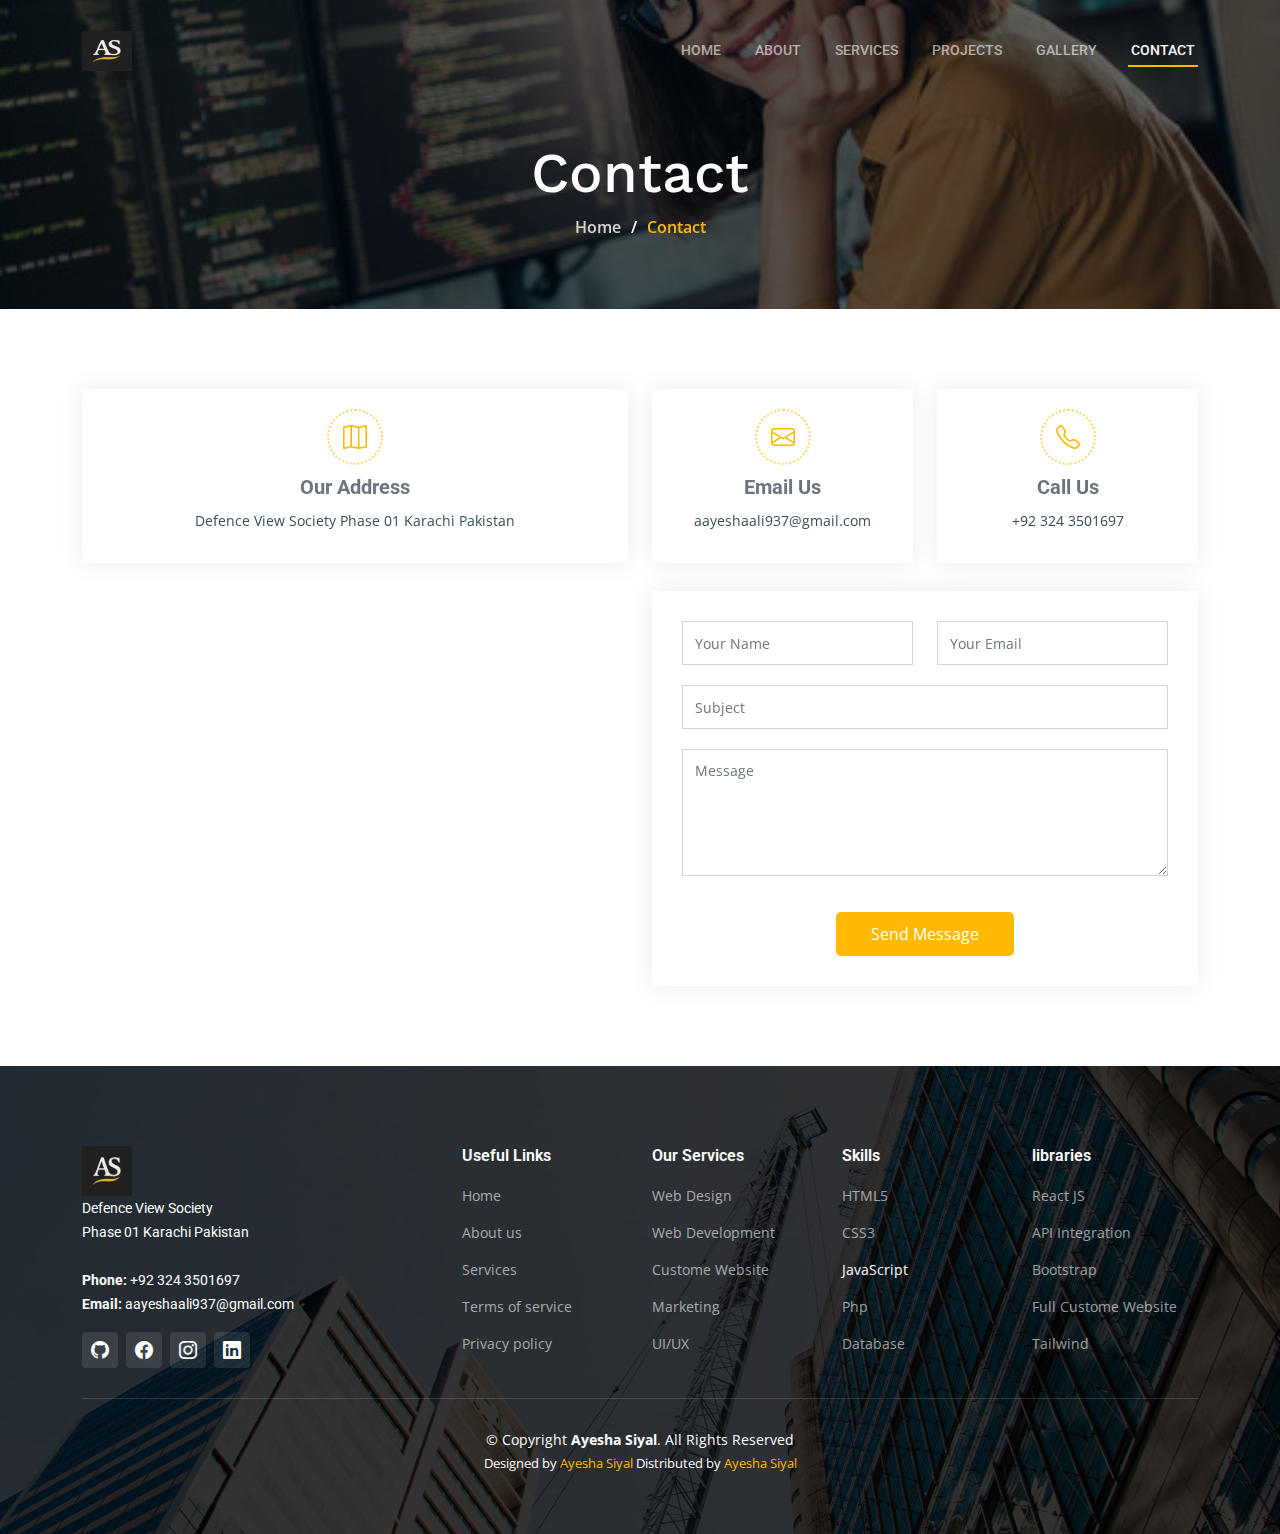
<file: contact.html>
<!DOCTYPE html>
<html lang="en">

<head>
  <meta charset="utf-8">
  <meta content="width=device-width, initial-scale=1.0" name="viewport">

 
  <title>My Portfolio</title>
  <meta content="" name="description">
  <meta content="" name="keywords">

  <!-- Favicons -->
  <link href="assets/img/logo.png" rel="icon">
  <link href="assets/img/apple-touch-icon.png" rel="apple-touch-icon">

  <!-- Google Fonts -->
  <link rel="preconnect" href="https://fonts.googleapis.com">
  <link rel="preconnect" href="https://fonts.gstatic.com" crossorigin>
  <link
    href="https://fonts.googleapis.com/css2?family=Open+Sans:ital,wght@0,300;0,400;0,500;0,600;0,700;1,300;1,400;1,600;1,700&family=Roboto:ital,wght@0,300;0,400;0,500;0,600;0,700;1,300;1,400;1,500;1,600;1,700&family=Work+Sans:ital,wght@0,300;0,400;0,500;0,600;0,700;1,300;1,400;1,500;1,600;1,700&display=swap"
    rel="stylesheet">

  <!-- Vendor CSS Files -->
  <link href="assets/vendor/bootstrap/css/bootstrap.min.css" rel="stylesheet">
  <link href="assets/vendor/bootstrap-icons/bootstrap-icons.css" rel="stylesheet">
  <link href="assets/vendor/fontawesome-free/css/all.min.css" rel="stylesheet">
  <link href="assets/vendor/aos/aos.css" rel="stylesheet">
  <link href="assets/vendor/glightbox/css/glightbox.min.css" rel="stylesheet">
  <link href="assets/vendor/swiper/swiper-bundle.min.css" rel="stylesheet">

  <!-- Template Main CSS File -->
  <link href="assets/css/main.css" rel="stylesheet">

  <!-- =======================================================
  * Template Name: UpConstruction - v1.3.0
  * Template URL: https://bootstrapmade.com/upconstruction-bootstrap-construction-website-template/
  * Author: BootstrapMade.com
  * License: https://bootstrapmade.com/license/
  ======================================================== -->
</head>

<body>

  <!-- ======= Header ======= -->
  <header id="header" class="header d-flex align-items-center">
    <div class="container-fluid container-xl d-flex align-items-center justify-content-between">

      <a href="index.html" class="logo d-flex align-items-center">
        <!-- Uncomment the line below if you also wish to use an image logo -->
        <!-- <img src="assets/img/logo.png" alt=""> -->
        <img src="./assets/img/logo.png" width="50" alt="">
      </a>

      <i class="mobile-nav-toggle mobile-nav-show bi bi-list"></i>
      <i class="mobile-nav-toggle mobile-nav-hide d-none bi bi-x"></i>
      <nav id="navbar" class="navbar">
        <ul>
          <li><a href="index.html">Home</a></li>
          <li><a href="about.html">About</a></li>
          <li><a href="services.html">Services</a></li>
          <li><a href="projects.html">Projects</a></li>
          <li><a href="Gallery.html">Gallery</a></li>
          <!-- <li class="dropdown"><a href="#"><span>Dropdown</span> <i
                class="bi bi-chevron-down dropdown-indicator"></i></a>
            <ul>
              <li><a href="#">Dropdown 1</a></li>
              <li class="dropdown"><a href="#"><span>Deep Dropdown</span> <i
                    class="bi bi-chevron-down dropdown-indicator"></i></a>
                <ul>
                  <li><a href="#">Deep Dropdown 1</a></li>
                  <li><a href="#">Deep Dropdown 2</a></li>
                  <li><a href="#">Deep Dropdown 3</a></li>
                  <li><a href="#">Deep Dropdown 4</a></li>
                  <li><a href="#">Deep Dropdown 5</a></li>
                </ul>
              </li>
              <li><a href="#">Dropdown 2</a></li>
              <li><a href="#">Dropdown 3</a></li>
              <li><a href="#">Dropdown 4</a></li>
            </ul>
          </li> -->
          <li><a href="contact.html" class="active">Contact</a></li>
        </ul>
      </nav><!-- .navbar -->

    </div>
  </header><!-- End Header -->

  <main id="main">

    <!-- ======= Breadcrumbs ======= -->
    <div class="breadcrumbs d-flex align-items-center" style="background-image: url('assets/img/slider_one.jpg');">
      <div class="container position-relative d-flex flex-column align-items-center" data-aos="fade">

        <h2>Contact</h2>
        <ol>
          <li><a href="index.html">Home</a></li>
          <li>Contact</li>
        </ol>

      </div>
    </div><!-- End Breadcrumbs -->

    <!-- ======= Contact Section ======= -->
    <section id="contact" class="contact">
      <div class="container" data-aos="fade-up" data-aos-delay="100">

        <div class="row gy-4">
          <div class="col-lg-6">
            <div class="info-item  d-flex flex-column justify-content-center align-items-center">
              <i class="bi bi-map"></i>
              <h3>Our Address</h3>
              <p> Defence View Society
                Phase 01 Karachi Pakistan</p>
            </div>
          </div><!-- End Info Item -->

          <div class="col-lg-3 col-md-6">
            <div class="info-item d-flex flex-column justify-content-center align-items-center">
              <i class="bi bi-envelope"></i>
              <h3>Email Us</h3>
              <p>aayeshaali937@gmail.com
              </p>
            </div>
          </div><!-- End Info Item -->

          <div class="col-lg-3 col-md-6">
            <div class="info-item  d-flex flex-column justify-content-center align-items-center">
              <i class="bi bi-telephone"></i>
              <h3>Call Us</h3>
              <p>+92 324 3501697</p>
            </div>
          </div><!-- End Info Item -->

        </div>

        <div class="row gy-4 mt-1">

          <div class="col-lg-6 ">
            <iframe
              src="https://www.google.com/maps/embed?pb=!1m14!1m8!1m3!1d12097.433213460943!2d-74.0062269!3d40.7101282!3m2!1i1024!2i768!4f13.1!3m3!1m2!1s0x0%3A0xb89d1fe6bc499443!2sDowntown+Conference+Center!5e0!3m2!1smk!2sbg!4v1539943755621"
              frameborder="0" style="border:0; width: 100%; height: 384px;" allowfullscreen></iframe>
          </div><!-- End Google Maps -->

          <div class="col-lg-6">
            <form action="forms/contact.php" method="post" role="form" class="php-email-form">
              <div class="row gy-4">
                <div class="col-lg-6 form-group">
                  <input type="text" name="name" class="form-control" id="name" placeholder="Your Name" required>
                </div>
                <div class="col-lg-6 form-group">
                  <input type="email" class="form-control" name="email" id="email" placeholder="Your Email" required>
                </div>
              </div>
              <div class="form-group">
                <input type="text" class="form-control" name="subject" id="subject" placeholder="Subject" required>
              </div>
              <div class="form-group">
                <textarea class="form-control" name="message" rows="5" placeholder="Message" required></textarea>
              </div>
              <div class="my-3">
                <div class="loading">Loading</div>
                <div class="error-message"></div>
                <div class="sent-message">Your message has been sent. Thank you!</div>
              </div>
              <div class="text-center"><button type="submit">Send Message</button></div>
            </form>
          </div><!-- End Contact Form -->

        </div>

      </div>
    </section><!-- End Contact Section -->

  </main><!-- End #main -->

  <!-- ======= Footer ======= -->
  <footer id="footer" class="footer">

    <div class="footer-content position-relative">
      <div class="container">
        <div class="row">

          <div class="col-lg-4 col-md-6">
            <div class="footer-info">
              <img src="./assets/img/logo.png" width="50" alt="">
              <p>
                Defence View Society <br>
                 Phase 01 Karachi Pakistan<br><br>
                <strong>Phone:</strong> +92 324 3501697<br>
                <strong>Email:</strong> aayeshaali937@gmail.com<br>
              </p>
              <div class="social-links d-flex mt-3">
                <a href="https://github.com/AyeshaSiyal28" class="d-flex align-items-center justify-content-center"><i class="bi bi-github"></i></a>
                <a href="https://www.facebook.com/share/1QN5UShnhm/" class="d-flex align-items-center justify-content-center"><i class="bi bi-facebook"></i></a>
                <a href="https://www.instagram.com/ayesha.k2021?igsh=YjExY2hncWVqeWhl" class="d-flex align-items-center justify-content-center"><i class="bi bi-instagram"></i></a>
                <a href="https://www.linkedin.com/in/ayeshasiyal11028?utm_source=share&utm_campaign=share_via&utm_content=profile&utm_medium=android_app" class="d-flex align-items-center justify-content-center"><i class="bi bi-linkedin"></i></a>
              </div>
            </div>
          </div><!-- End footer info column-->

          <div class="col-lg-2 col-md-3 footer-links">
            <h4>Useful Links</h4>
            <ul>
              <li><a href="index.html">Home</a></li>
              <li><a href="about.html">About us</a></li>
              <li><a href="services.html">Services</a></li>
              <li><a href="service-details.html">Terms of service</a></li>
              <li><a href="#">Privacy policy</a></li>
            </ul>
          </div><!-- End footer links column-->

          <div class="col-lg-2 col-md-3 footer-links">
            <h4>Our Services</h4>
            <ul>
              <li><a href="#">Web Design</a></li>
              <li><a href="#">Web Development</a></li>
              <li><a href="#">Custome Website</a></li>
              <li><a href="#">Marketing</a></li>
              <li><a href="#">UI/UX</a></li>
            </ul>
          </div><!-- End footer links column-->

          <div class="col-lg-2 col-md-3 footer-links">
            <h4>Skills</h4>
            <ul>
              <li><a href="#">HTML5</a></li>
              <li><a href="#">CSS3</a></li>
              <li><a href="#"></a>JavaScript</li>
              <li><a href="#">Php</a></li>
              <li><a href="#">Database</a></li>
            </ul>
          </div><!-- End footer links column-->

          <div class="col-lg-2 col-md-3 footer-links">
            <h4>libraries</h4>
            <ul>
              <li><a href="#">React JS</a></li>
              <li><a href="#">API Integration</a></li>
              <li><a href="#">Bootstrap</a></li>
              <li><a href="#">Full Custome Website</a></li>
              <li><a href="#">Tailwind</a></li>
            </ul>
          </div><!-- End footer links column-->

        </div>
      </div>
    </div>

    <div class="footer-legal text-center position-relative">
      <div class="container">
        <div class="copyright">
          &copy; Copyright <strong><span>Ayesha Siyal</span></strong>. All Rights Reserved
        </div>
        <div class="credits">
          <!-- All the links in the footer should remain intact. -->
          <!-- You can delete the links only if you purchased the pro version. -->
          <!-- Licensing information: https://bootstrapmade.com/license/ -->
          <!-- Purchase the pro version with working PHP/AJAX contact form: https://bootstrapmade.com/upconstruction-bootstrap-construction-website-template/ -->
          Designed by <a href="https://bootstrapmade.com/">Ayesha Siyal</a> Distributed by <a
            href="#">Ayesha Siyal</a>
        </div>
      </div>
    </div>

  </footer>
  <!-- End Footer -->

  <a href="#" class="scroll-top d-flex align-items-center justify-content-center"><i
      class="bi bi-arrow-up-short"></i></a>

  <div id="preloader"></div>

  <!-- Vendor JS Files -->
  <script src="assets/vendor/bootstrap/js/bootstrap.bundle.min.js"></script>
  <script src="assets/vendor/aos/aos.js"></script>
  <script src="assets/vendor/glightbox/js/glightbox.min.js"></script>
  <script src="assets/vendor/isotope-layout/isotope.pkgd.min.js"></script>
  <script src="assets/vendor/swiper/swiper-bundle.min.js"></script>
  <script src="assets/vendor/purecounter/purecounter_vanilla.js"></script>
  <script src="assets/vendor/php-email-form/validate.js"></script>

  <!-- Template Main JS File -->
  <script src="assets/js/main.js"></script>

</body>

</html>
</file>
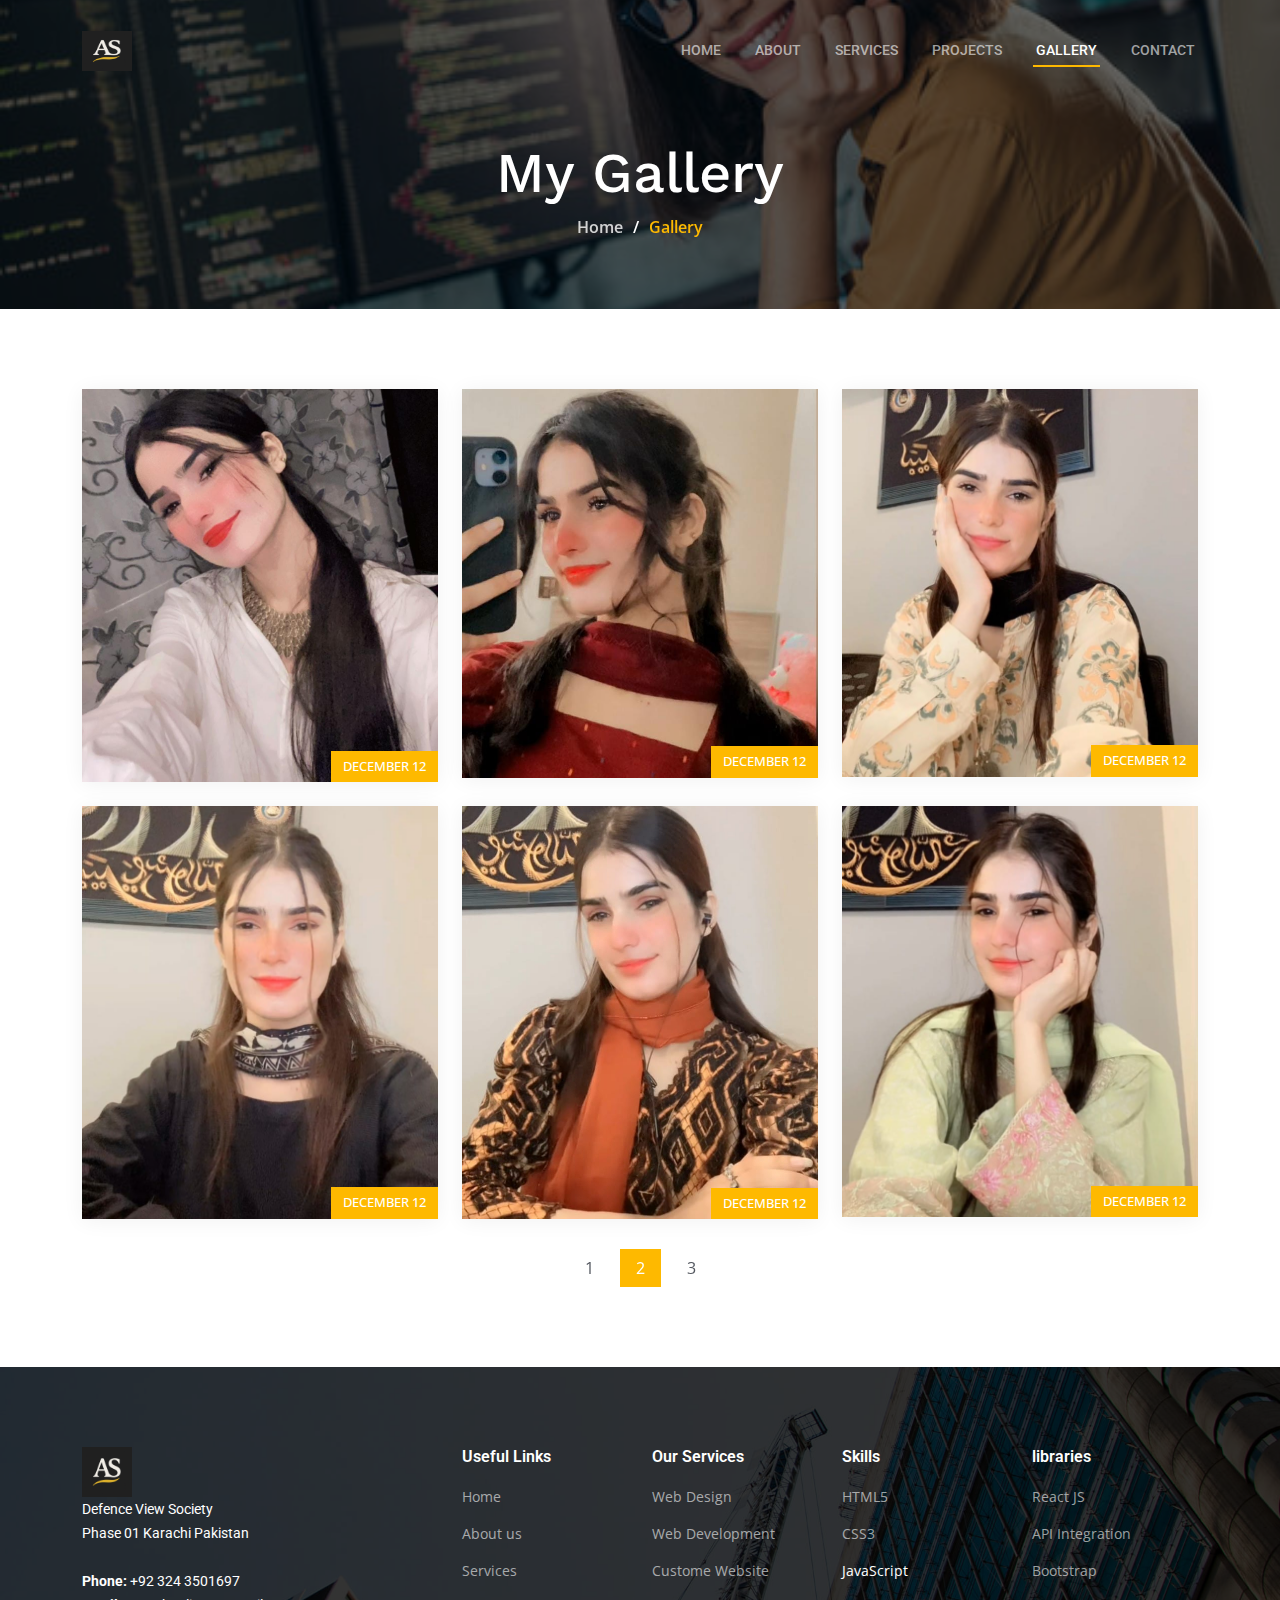
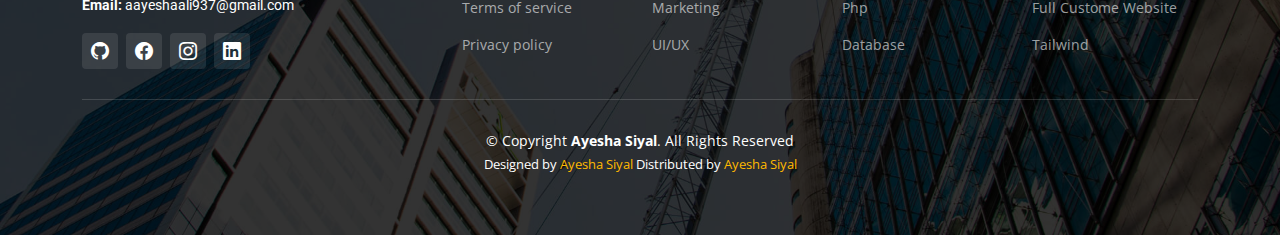
<file: Gallery.html>
<!DOCTYPE html>
<html lang="en">

<head>
  <meta charset="utf-8">
  <meta content="width=device-width, initial-scale=1.0" name="viewport">

 
  <title>My Portfolio</title>
  <meta content="" name="description">
  <meta content="" name="keywords">

  <!-- Favicons -->
  <link href="assets/img/logo.png" rel="icon">
  <link href="assets/img/apple-touch-icon.png" rel="apple-touch-icon">

  <!-- Google Fonts -->
  <link rel="preconnect" href="https://fonts.googleapis.com">
  <link rel="preconnect" href="https://fonts.gstatic.com" crossorigin>
  <link
    href="https://fonts.googleapis.com/css2?family=Open+Sans:ital,wght@0,300;0,400;0,500;0,600;0,700;1,300;1,400;1,600;1,700&family=Roboto:ital,wght@0,300;0,400;0,500;0,600;0,700;1,300;1,400;1,500;1,600;1,700&family=Work+Sans:ital,wght@0,300;0,400;0,500;0,600;0,700;1,300;1,400;1,500;1,600;1,700&display=swap"
    rel="stylesheet">

  <!-- Vendor CSS Files -->
  <link href="assets/vendor/bootstrap/css/bootstrap.min.css" rel="stylesheet">
  <link href="assets/vendor/bootstrap-icons/bootstrap-icons.css" rel="stylesheet">
  <link href="assets/vendor/fontawesome-free/css/all.min.css" rel="stylesheet">
  <link href="assets/vendor/aos/aos.css" rel="stylesheet">
  <link href="assets/vendor/glightbox/css/glightbox.min.css" rel="stylesheet">
  <link href="assets/vendor/swiper/swiper-bundle.min.css" rel="stylesheet">

  <!-- Template Main CSS File -->
  <link href="assets/css/main.css" rel="stylesheet">

  <!-- =======================================================
  * Template Name: UpConstruction - v1.3.0
  * Template URL: https://bootstrapmade.com/upconstruction-bootstrap-construction-website-template/
  * Author: BootstrapMade.com
  * License: https://bootstrapmade.com/license/
  ======================================================== -->
</head>

<body>

  <!-- ======= Header ======= -->
  <header id="header" class="header d-flex align-items-center">
    <div class="container-fluid container-xl d-flex align-items-center justify-content-between">

      <a href="index.html" class="logo d-flex align-items-center">
        <!-- Uncomment the line below if you also wish to use an image logo -->
        <!-- <img src="assets/img/logo.png" alt=""> -->
        <img src="./assets/img/logo.png" width="50" alt="">
      </a>

      <i class="mobile-nav-toggle mobile-nav-show bi bi-list"></i>
      <i class="mobile-nav-toggle mobile-nav-hide d-none bi bi-x"></i>
      <nav id="navbar" class="navbar">
        <ul>
          <li><a href="index.html">Home</a></li>
          <li><a href="about.html">About</a></li>
          <li><a href="services.html">Services</a></li>
          <li><a href="projects.html">Projects</a></li>
          <li><a href="Gallery.html" class="active">Gallery</a></li>
          <!-- <li class="dropdown"><a href="#"><span>Dropdown</span> <i
                class="bi bi-chevron-down dropdown-indicator"></i></a>
            <ul>
              <li><a href="#">Dropdown 1</a></li>
              <li class="dropdown"><a href="#"><span>Deep Dropdown</span> <i
                    class="bi bi-chevron-down dropdown-indicator"></i></a>
                <ul>
                  <li><a href="#">Deep Dropdown 1</a></li>
                  <li><a href="#">Deep Dropdown 2</a></li>
                  <li><a href="#">Deep Dropdown 3</a></li>
                  <li><a href="#">Deep Dropdown 4</a></li>
                  <li><a href="#">Deep Dropdown 5</a></li>
                </ul>
              </li>
              <li><a href="#">Dropdown 2</a></li>
              <li><a href="#">Dropdown 3</a></li>
              <li><a href="#">Dropdown 4</a></li>
            </ul>
          </li> -->
          <li><a href="contact.html">Contact</a></li>
        </ul>
      </nav><!-- .navbar -->

    </div>
  </header><!-- End Header -->

  <main id="main">

    <!-- ======= Breadcrumbs ======= -->
    <div class="breadcrumbs d-flex align-items-center" style="background-image: url('assets/img/slider_one.jpg');">
      <div class="container position-relative d-flex flex-column align-items-center" data-aos="fade">

        <h2>My Gallery</h2>
        <ol>
          <li><a href="index.html">Home</a></li>
          <li>Gallery</li>
        </ol>

      </div>
    </div><!-- End Breadcrumbs -->

    <!-- ======= Blog Section ======= -->
    <section id="blog" class="blog">
      <div class="container" data-aos="fade-up" data-aos-delay="100">

        <div class="row gy-4 posts-list">

          <div class="col-xl-4 col-md-6">
            <div class="post-item position-relative">

              <div class="post-img position-relative overflow-hidden">
                <img src="assets/img/gallery 1.jpeg" class="img-fluid" alt="">
                <span class="post-date">December 12</span>
              </div>

              

            </div>
          </div>
          <!-- End post list item -->

          <div class="col-xl-4 col-md-6">
            <div class="post-item position-relative">

              <div class="post-img position-relative overflow-hidden">
                <img src="assets/img/gallery 2.jpeg" class="img-fluid" alt="">
                <span class="post-date">December 12</span>
              </div>

              

            </div>
          </div>
          <!-- End post list item -->

          <div class="col-xl-4 col-md-6">
            <div class="post-item position-relative">

              <div class="post-img position-relative overflow-hidden">
                <img src="assets/img/gallry4.jpeg" class="img-fluid" alt="">
                <span class="post-date">December 12</span>
              </div>

              

            </div>
          </div>
          <!-- End post list item -->

          <div class="col-xl-4 col-md-6">
            <div class="post-item position-relative">

              <div class="post-img position-relative overflow-hidden">
                <img src="assets/img/gallery5.jpeg" class="img-fluid" alt="">
                <span class="post-date">December 12</span>
              </div>

              

            </div>
          </div>
          <!-- End post list item -->

          <div class="col-xl-4 col-md-6">
            <div class="post-item position-relative">

              <div class="post-img position-relative overflow-hidden">
                <img src="assets/img/gallery6.jpeg" class="img-fluid" alt="">
                <span class="post-date">December 12</span>
              </div>

              

            </div>
          </div>
          <!-- End post list item -->

          <div class="col-xl-4 col-md-6">
            <div class="post-item position-relative">

              <div class="post-img position-relative overflow-hidden">
                <img src="assets/img/gallery7.jpeg" class="img-fluid" alt="">
                <span class="post-date">December 12</span>
              </div>

              

            </div>
          </div>
          <!-- End post list item -->

        </div>
        <!-- End blog posts list -->

        <div class="blog-pagination">
          <ul class="justify-content-center">
            <li><a href="#">1</a></li>
            <li class="active"><a href="#">2</a></li>
            <li><a href="#">3</a></li>
          </ul>
        </div><!-- End blog pagination -->

      </div>
    </section><!-- End Blog Section -->

  </main><!-- End #main -->

  <!-- ======= Footer ======= -->
  <footer id="footer" class="footer">

    <div class="footer-content position-relative">
      <div class="container">
        <div class="row">

          <div class="col-lg-4 col-md-6">
            <div class="footer-info">
              <img src="./assets/img/logo.png" width="50" alt="">
              <p>
                Defence View Society <br>
                 Phase 01 Karachi Pakistan<br><br>
                <strong>Phone:</strong> +92 324 3501697<br>
                <strong>Email:</strong> aayeshaali937@gmail.com<br>
              </p>
              <div class="social-links d-flex mt-3">
                <a href="https://github.com/AyeshaSiyal28" class="d-flex align-items-center justify-content-center"><i class="bi bi-github"></i></a>
                <a href="https://www.facebook.com/share/1QN5UShnhm/" class="d-flex align-items-center justify-content-center"><i class="bi bi-facebook"></i></a>
                <a href="https://www.instagram.com/ayesha.k2021?igsh=YjExY2hncWVqeWhl" class="d-flex align-items-center justify-content-center"><i class="bi bi-instagram"></i></a>
                <a href="https://www.linkedin.com/in/ayeshasiyal11028?utm_source=share&utm_campaign=share_via&utm_content=profile&utm_medium=android_app" class="d-flex align-items-center justify-content-center"><i class="bi bi-linkedin"></i></a>
              </div>
            </div>
          </div><!-- End footer info column-->

          <div class="col-lg-2 col-md-3 footer-links">
            <h4>Useful Links</h4>
            <ul>
              <li><a href="index.html">Home</a></li>
              <li><a href="about.html">About us</a></li>
              <li><a href="services.html">Services</a></li>
              <li><a href="service-details.html">Terms of service</a></li>
              <li><a href="#">Privacy policy</a></li>
            </ul>
          </div><!-- End footer links column-->

          <div class="col-lg-2 col-md-3 footer-links">
            <h4>Our Services</h4>
            <ul>
              <li><a href="#">Web Design</a></li>
              <li><a href="#">Web Development</a></li>
              <li><a href="#">Custome Website</a></li>
              <li><a href="#">Marketing</a></li>
              <li><a href="#">UI/UX</a></li>
            </ul>
          </div><!-- End footer links column-->

          <div class="col-lg-2 col-md-3 footer-links">
            <h4>Skills</h4>
            <ul>
              <li><a href="#">HTML5</a></li>
              <li><a href="#">CSS3</a></li>
              <li><a href="#"></a>JavaScript</li>
              <li><a href="#">Php</a></li>
              <li><a href="#">Database</a></li>
            </ul>
          </div><!-- End footer links column-->

          <div class="col-lg-2 col-md-3 footer-links">
            <h4>libraries</h4>
            <ul>
              <li><a href="#">React JS</a></li>
              <li><a href="#">API Integration</a></li>
              <li><a href="#">Bootstrap</a></li>
              <li><a href="#">Full Custome Website</a></li>
              <li><a href="#">Tailwind</a></li>
            </ul>
          </div><!-- End footer links column-->

        </div>
      </div>
    </div>

    <div class="footer-legal text-center position-relative">
      <div class="container">
        <div class="copyright">
          &copy; Copyright <strong><span>Ayesha Siyal</span></strong>. All Rights Reserved
        </div>
        <div class="credits">
          <!-- All the links in the footer should remain intact. -->
          <!-- You can delete the links only if you purchased the pro version. -->
          <!-- Licensing information: https://bootstrapmade.com/license/ -->
          <!-- Purchase the pro version with working PHP/AJAX contact form: https://bootstrapmade.com/upconstruction-bootstrap-construction-website-template/ -->
          Designed by <a href="https://bootstrapmade.com/">Ayesha Siyal</a> Distributed by <a
            href="#">Ayesha Siyal</a>
        </div>
      </div>
    </div>

  </footer>
  <!-- End Footer -->

  <a href="#" class="scroll-top d-flex align-items-center justify-content-center"><i
      class="bi bi-arrow-up-short"></i></a>

  <div id="preloader"></div>

  <!-- Vendor JS Files -->
  <script src="assets/vendor/bootstrap/js/bootstrap.bundle.min.js"></script>
  <script src="assets/vendor/aos/aos.js"></script>
  <script src="assets/vendor/glightbox/js/glightbox.min.js"></script>
  <script src="assets/vendor/isotope-layout/isotope.pkgd.min.js"></script>
  <script src="assets/vendor/swiper/swiper-bundle.min.js"></script>
  <script src="assets/vendor/purecounter/purecounter_vanilla.js"></script>
  <script src="assets/vendor/php-email-form/validate.js"></script>

  <!-- Template Main JS File -->
  <script src="assets/js/main.js"></script>

</body>

</html>
</file>
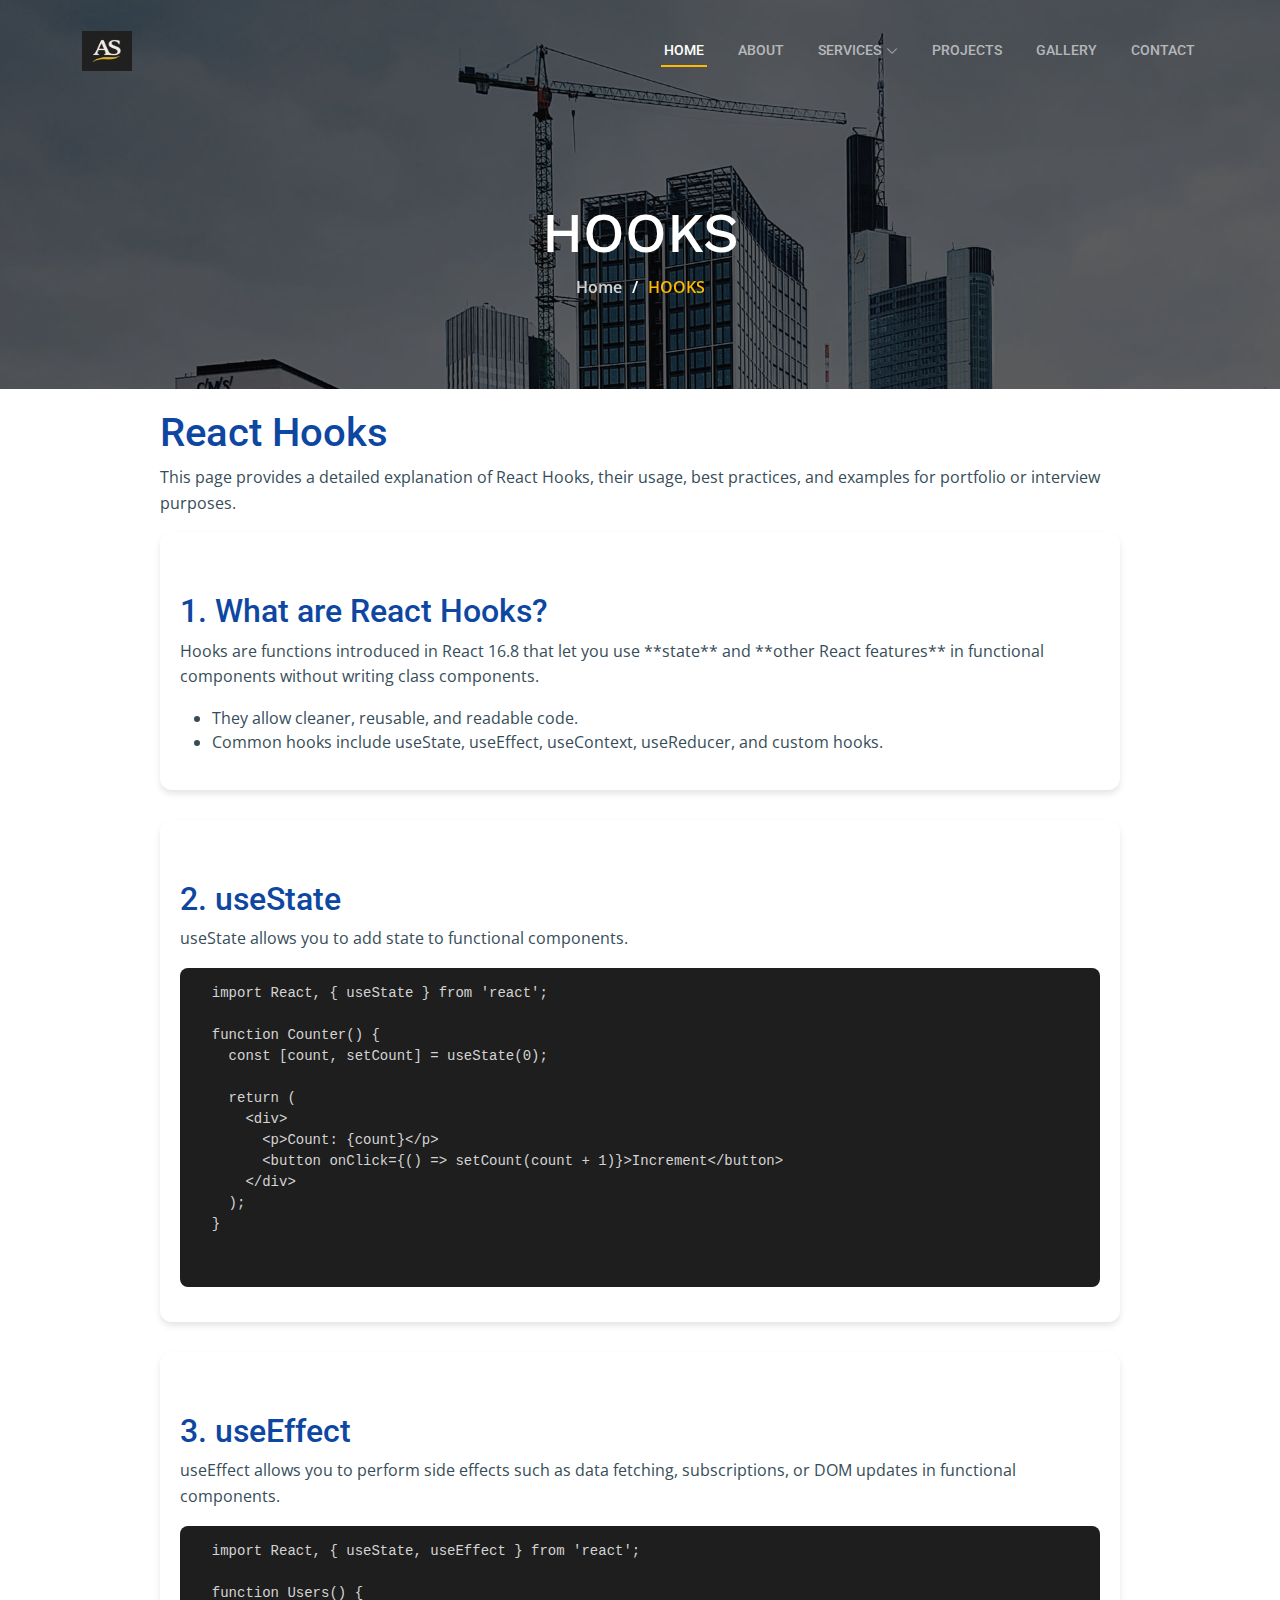
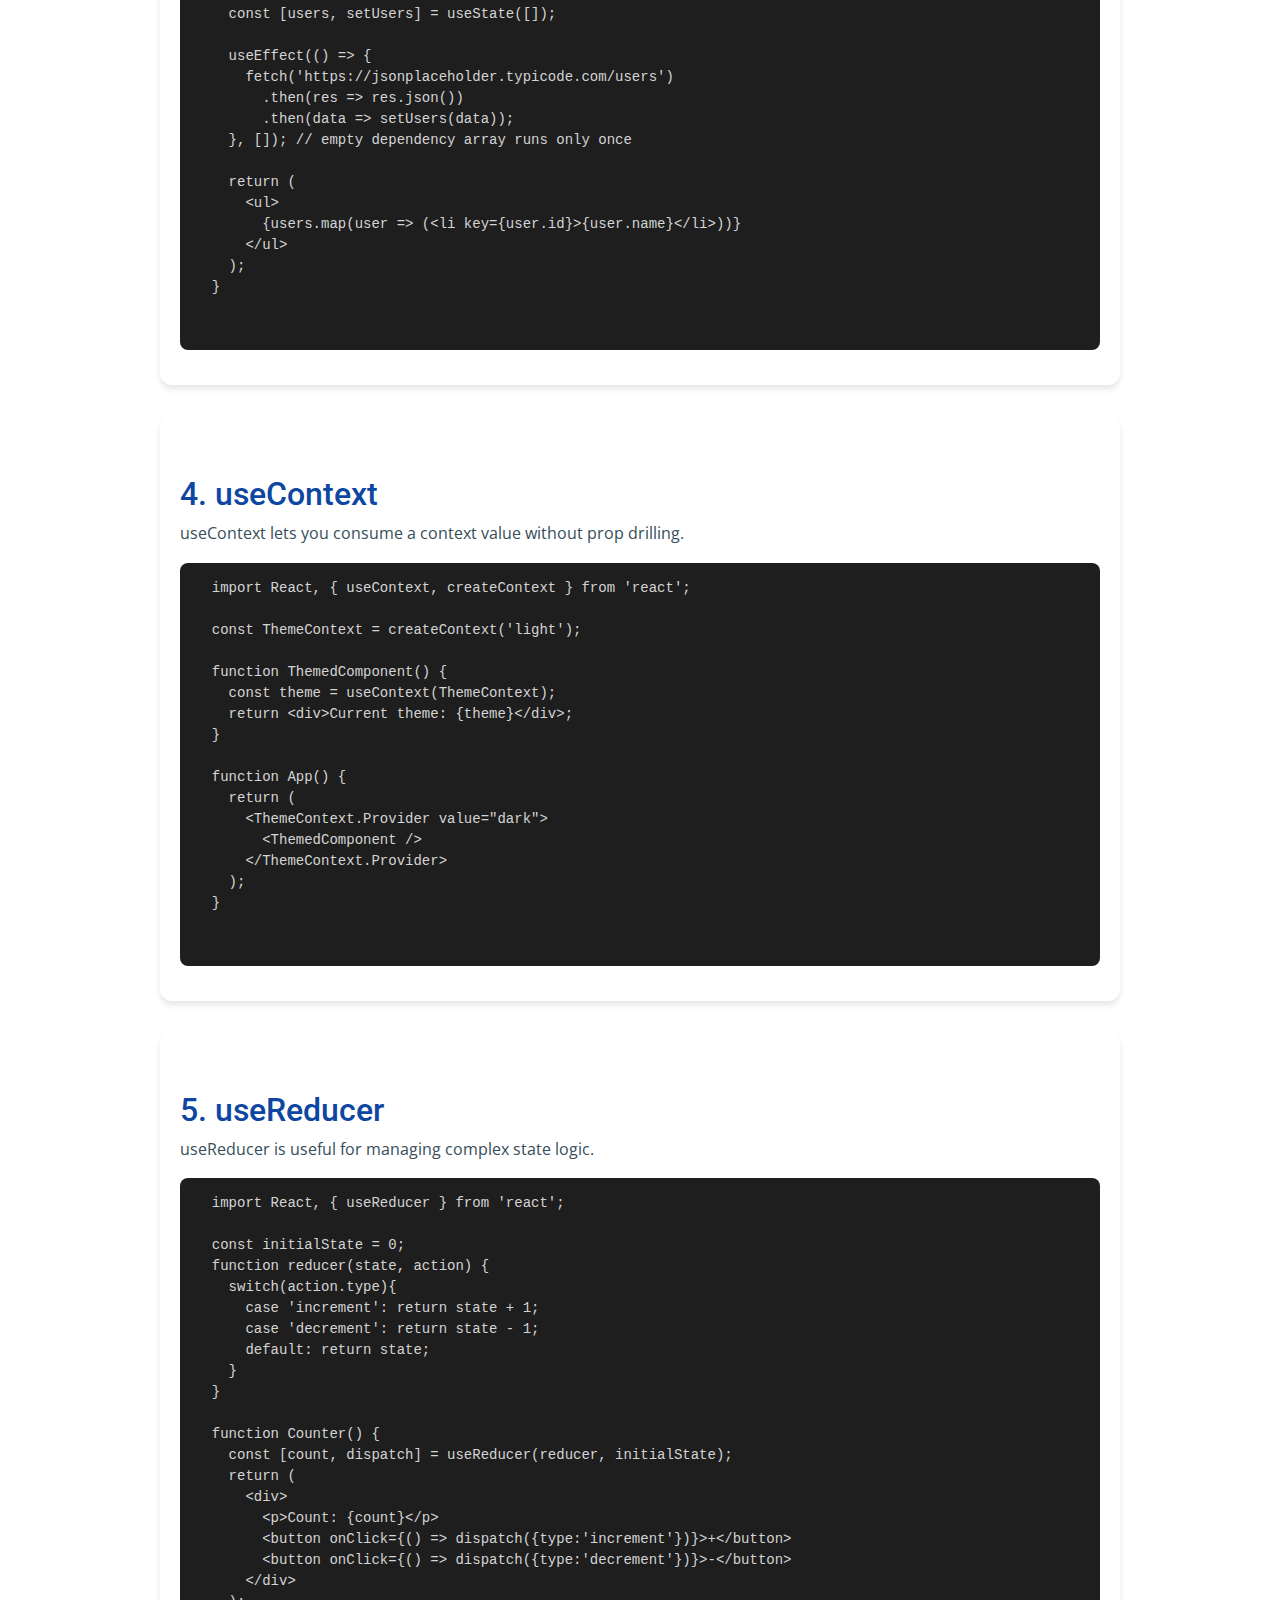
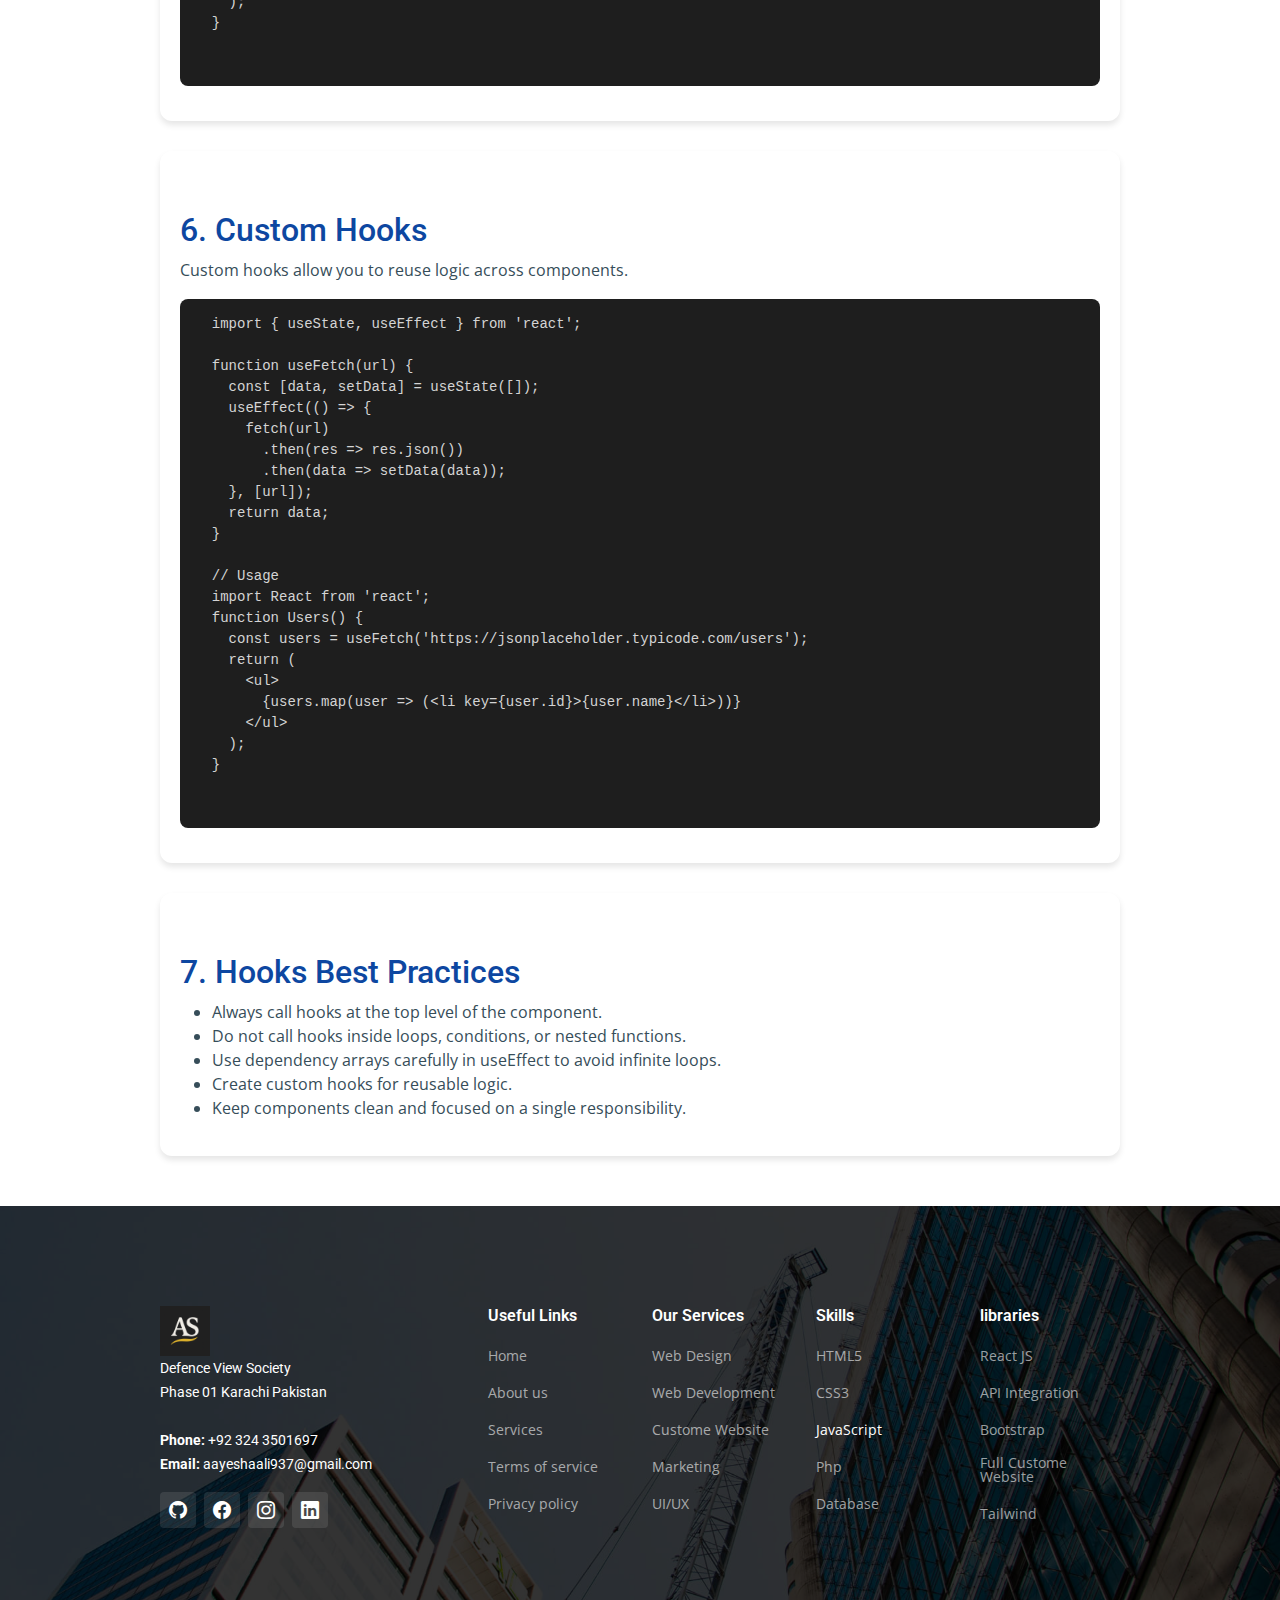
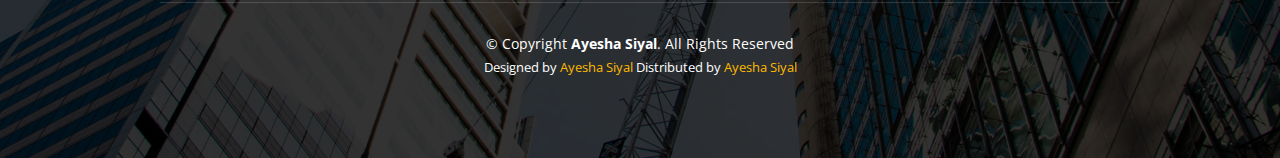
<file: Hooks.html>
<!DOCTYPE html>
<html lang="en">

<head>
  <meta charset="utf-8">
  <meta content="width=device-width, initial-scale=1.0" name="viewport">

  <title>My Portfolio</title>
  <meta content="" name="description">
  <meta content="" name="keywords">

  <!-- Favicons -->
  <link href="assets/img/logo.png" rel="icon">
  <link href="assets/img/apple-touch-icon.png" rel="apple-touch-icon">

  <!-- Google Fonts -->
  <link rel="preconnect" href="https://fonts.googleapis.com">
  <link rel="preconnect" href="https://fonts.gstatic.com" crossorigin>
  <link
    href="https://fonts.googleapis.com/css2?family=Open+Sans:ital,wght@0,300;0,400;0,500;0,600;0,700;1,300;1,400;1,600;1,700&family=Roboto:ital,wght@0,300;0,400;0,500;0,600;0,700;1,300;1,400;1,500;1,600;1,700&family=Work+Sans:ital,wght@0,300;0,400;0,500;0,600;0,700;1,300;1,400;1,500;1,600;1,700&display=swap"
    rel="stylesheet">

  <!-- Vendor CSS Files -->
  <link href="assets/vendor/bootstrap/css/bootstrap.min.css" rel="stylesheet">
  <link href="assets/vendor/bootstrap-icons/bootstrap-icons.css" rel="stylesheet">
  <link href="assets/vendor/fontawesome-free/css/all.min.css" rel="stylesheet">
  <link href="assets/vendor/aos/aos.css" rel="stylesheet">
  <link href="assets/vendor/glightbox/css/glightbox.min.css" rel="stylesheet">
  <link href="assets/vendor/swiper/swiper-bundle.min.css" rel="stylesheet">

  <!-- Template Main CSS File -->
  <link href="assets/css/main.css" rel="stylesheet">
  <link rel="stylesheet" href="assets/css/style.css">
  <!-- =======================================================
  * Template Name: UpConstruction - v1.3.0
  * Template URL: https://bootstrapmade.com/upconstruction-bootstrap-construction-website-template/
  * Author: BootstrapMade.com
  * License: https://bootstrapmade.com/license/
  ======================================================== -->
</head>

<body>

  <!-- ======= Header ======= -->
  <header id="header" class="header d-flex align-items-center">
    <div class="container-fluid container-xl d-flex align-items-center justify-content-between">

      <a href="index.html" class="logo d-flex align-items-center">
        <!-- Uncomment the line below if you also wish to use an image logo -->
        <!-- <img src="assets/img/logo.png" alt=""> -->
        <img src="./assets/img/logo.png" width="50" alt="">
      </a>

      <i class="mobile-nav-toggle mobile-nav-show bi bi-list"></i>
      <i class="mobile-nav-toggle mobile-nav-hide d-none bi bi-x"></i>
      <nav id="navbar" class="navbar">
        <ul>
          <li><a href="index.html" class="active">Home</a></li>
          <li><a href="about.html">About</a></li>
          <li class="dropdown"><a href="services.html"><span>Services</span> <i
            class="bi bi-chevron-down dropdown-indicator"></i></a>
        <ul>
          <li><a href="htmlcss.html">HTML & CSS</a></li>
          <li class="dropdown"><a href="project-details.html"><span>REACT WITH TOOLS</span> <i
                class="bi bi-chevron-down dropdown-indicator"></i></a>
            <ul>
              <li><a href=""></a></li>
              <li><a href="API.html">API INTEGRATION</a></li>
              <li><a href="Hooks.html">REACT HOOKS</a></li>
              <li><a href="COTEXT_API.html">CONTEXT API</a></li>
              <li><a href="Redux.html">REDUX</a></li>
            </ul>
          </li>
          <li><a href="javascript.html">JAVASCRIPT</a></li>
          <li><a href="phpdatabase.html">PHP & DATABASE</a></li>
          <li><a href="#">LIBRARIES</a></li>
        </ul>
      </li> 
          <li><a href="projects.html">Projects</a></li>
          <li><a href="Gallery.html">Gallery</a></li> 
          <li><a href="contact.html">Contact</a></li>
        </ul>
      </nav><!-- .navbar -->

    </div>
  </header><!-- End Header -->
      

  <main id="main">

    <!-- ======= Breadcrumbs ======= -->
    <div class="breadcrumbs d-flex align-items-center" style="background-image: url('assets/img/breadcrumbs-bg.jpg');">
      <div class="container position-relative d-flex flex-column align-items-center" data-aos="fade">

        <h2>HOOKS</h2>
        <ol>
          <li><a href="index.html">Home</a></li>
          <li>HOOKS</li>
        </ol>

      </div>
    </div><!-- End Breadcrumbs -->

    <!-- ======= Projet Details Section ======= -->
  </main><!-- End #main -->

  <div class="container">
    <h1>React Hooks</h1>
    <p>This page provides a detailed explanation of React Hooks, their usage, best practices, and examples for portfolio or interview purposes.</p>
  
    <!-- Hooks Basics -->
    <div class="topic">
      <h2>1. What are React Hooks?</h2>
      <p>Hooks are functions introduced in React 16.8 that let you use **state** and **other React features** in functional components without writing class components.</p>
      <ul>
        <li>They allow cleaner, reusable, and readable code.</li>
        <li>Common hooks include useState, useEffect, useContext, useReducer, and custom hooks.</li>
      </ul>
    </div>
  
    <!-- useState -->
    <div class="topic">
      <h2>2. useState</h2>
      <p>useState allows you to add state to functional components.</p>
      <div class="code-block">
  <pre>
  import React, { useState } from 'react';
  
  function Counter() {
    const [count, setCount] = useState(0);
  
    return (
      &lt;div&gt;
        &lt;p&gt;Count: {count}&lt;/p&gt;
        &lt;button onClick={() =&gt; setCount(count + 1)}&gt;Increment&lt;/button&gt;
      &lt;/div&gt;
    );
  }
  </pre>
      </div>
    </div>
  
    <!-- useEffect -->
    <div class="topic">
      <h2>3. useEffect</h2>
      <p>useEffect allows you to perform side effects such as data fetching, subscriptions, or DOM updates in functional components.</p>
      <div class="code-block">
  <pre>
  import React, { useState, useEffect } from 'react';
  
  function Users() {
    const [users, setUsers] = useState([]);
  
    useEffect(() =&gt; {
      fetch('https://jsonplaceholder.typicode.com/users')
        .then(res =&gt; res.json())
        .then(data =&gt; setUsers(data));
    }, []); // empty dependency array runs only once
  
    return (
      &lt;ul&gt;
        {users.map(user =&gt; (&lt;li key={user.id}&gt;{user.name}&lt;/li&gt;))}
      &lt;/ul&gt;
    );
  }
  </pre>
      </div>
    </div>
  
    <!-- useContext -->
    <div class="topic">
      <h2>4. useContext</h2>
      <p>useContext lets you consume a context value without prop drilling.</p>
      <div class="code-block">
  <pre>
  import React, { useContext, createContext } from 'react';
  
  const ThemeContext = createContext('light');
  
  function ThemedComponent() {
    const theme = useContext(ThemeContext);
    return &lt;div&gt;Current theme: {theme}&lt;/div&gt;;
  }
  
  function App() {
    return (
      &lt;ThemeContext.Provider value="dark"&gt;
        &lt;ThemedComponent /&gt;
      &lt;/ThemeContext.Provider&gt;
    );
  }
  </pre>
      </div>
    </div>
  
    <!-- useReducer -->
    <div class="topic">
      <h2>5. useReducer</h2>
      <p>useReducer is useful for managing complex state logic.</p>
      <div class="code-block">
  <pre>
  import React, { useReducer } from 'react';
  
  const initialState = 0;
  function reducer(state, action) {
    switch(action.type){
      case 'increment': return state + 1;
      case 'decrement': return state - 1;
      default: return state;
    }
  }
  
  function Counter() {
    const [count, dispatch] = useReducer(reducer, initialState);
    return (
      &lt;div&gt;
        &lt;p&gt;Count: {count}&lt;/p&gt;
        &lt;button onClick={() =&gt; dispatch({type:'increment'})}&gt;+&lt;/button&gt;
        &lt;button onClick={() =&gt; dispatch({type:'decrement'})}&gt;-&lt;/button&gt;
      &lt;/div&gt;
    );
  }
  </pre>
      </div>
    </div>
  
    <!-- Custom Hooks -->
    <div class="topic">
      <h2>6. Custom Hooks</h2>
      <p>Custom hooks allow you to reuse logic across components.</p>
      <div class="code-block">
  <pre>
  import { useState, useEffect } from 'react';
  
  function useFetch(url) {
    const [data, setData] = useState([]);
    useEffect(() =&gt; {
      fetch(url)
        .then(res =&gt; res.json())
        .then(data =&gt; setData(data));
    }, [url]);
    return data;
  }
  
  // Usage
  import React from 'react';
  function Users() {
    const users = useFetch('https://jsonplaceholder.typicode.com/users');
    return (
      &lt;ul&gt;
        {users.map(user =&gt; (&lt;li key={user.id}&gt;{user.name}&lt;/li&gt;))}
      &lt;/ul&gt;
    );
  }
  </pre>
      </div>
    </div>
  
    <!-- Best Practices -->
    <div class="topic">
      <h2>7. Hooks Best Practices</h2>
      <ul>
        <li>Always call hooks at the top level of the component.</li>
        <li>Do not call hooks inside loops, conditions, or nested functions.</li>
        <li>Use dependency arrays carefully in useEffect to avoid infinite loops.</li>
        <li>Create custom hooks for reusable logic.</li>
        <li>Keep components clean and focused on a single responsibility.</li>
      </ul>
    </div>
  
  </div>


  <!-- ======= Footer ======= -->
  <footer id="footer" class="footer">

    <div class="footer-content position-relative">
      <div class="container">
        <div class="row">

          <div class="col-lg-4 col-md-6">
            <div class="footer-info">
              <img src="./assets/img/logo.png" width="50" alt="">
              <p>
                Defence View Society <br>
                 Phase 01 Karachi Pakistan<br><br>
                <strong>Phone:</strong> +92 324 3501697<br>
                <strong>Email:</strong> aayeshaali937@gmail.com<br>
              </p>
              <div class="social-links d-flex mt-3">
                <a href="https://github.com/AyeshaSiyal28" class="d-flex align-items-center justify-content-center"><i class="bi bi-github"></i></a>
                <a href="https://www.facebook.com/share/1QN5UShnhm/" class="d-flex align-items-center justify-content-center"><i class="bi bi-facebook"></i></a>
                <a href="https://www.instagram.com/ayesha.k2021?igsh=YjExY2hncWVqeWhl" class="d-flex align-items-center justify-content-center"><i class="bi bi-instagram"></i></a>
                <a href="https://www.linkedin.com/in/ayeshasiyal11028?utm_source=share&utm_campaign=share_via&utm_content=profile&utm_medium=android_app" class="d-flex align-items-center justify-content-center"><i class="bi bi-linkedin"></i></a>
              </div>
            </div>
          </div><!-- End footer info column-->

          <div class="col-lg-2 col-md-3 footer-links">
            <h4>Useful Links</h4>
            <ul>
              <li><a href="index.html">Home</a></li>
              <li><a href="about.html">About us</a></li>
              <li><a href="services.html">Services</a></li>
              <li><a href="service-details.html">Terms of service</a></li>
              <li><a href="#">Privacy policy</a></li>
            </ul>
          </div><!-- End footer links column-->

          <div class="col-lg-2 col-md-3 footer-links">
            <h4>Our Services</h4>
            <ul>
              <li><a href="#">Web Design</a></li>
              <li><a href="#">Web Development</a></li>
              <li><a href="#">Custome Website</a></li>
              <li><a href="#">Marketing</a></li>
              <li><a href="#">UI/UX</a></li>
            </ul>
          </div><!-- End footer links column-->

          <div class="col-lg-2 col-md-3 footer-links">
            <h4>Skills</h4>
            <ul>
              <li><a href="#">HTML5</a></li>
              <li><a href="#">CSS3</a></li>
              <li><a href="#"></a>JavaScript</li>
              <li><a href="#">Php</a></li>
              <li><a href="#">Database</a></li>
            </ul>
          </div><!-- End footer links column-->

          <div class="col-lg-2 col-md-3 footer-links">
            <h4>libraries</h4>
            <ul>
              <li><a href="#">React JS</a></li>
              <li><a href="#">API Integration</a></li>
              <li><a href="#">Bootstrap</a></li>
              <li><a href="#">Full Custome Website</a></li>
              <li><a href="#">Tailwind</a></li>
            </ul>
          </div><!-- End footer links column-->

        </div>
      </div>
    </div>

    <div class="footer-legal text-center position-relative">
      <div class="container">
        <div class="copyright">
          &copy; Copyright <strong><span>Ayesha Siyal</span></strong>. All Rights Reserved
        </div>
        <div class="credits">
          <!-- All the links in the footer should remain intact. -->
          <!-- You can delete the links only if you purchased the pro version. -->
          <!-- Licensing information: https://bootstrapmade.com/license/ -->
          <!-- Purchase the pro version with working PHP/AJAX contact form: https://bootstrapmade.com/upconstruction-bootstrap-construction-website-template/ -->
          Designed by <a href="https://bootstrapmade.com/">Ayesha Siyal</a> Distributed by <a
            href="#">Ayesha Siyal</a>
        </div>
      </div>
    </div>

  </footer>
  <!-- End Footer -->

  <a href="#" class="scroll-top d-flex align-items-center justify-content-center"><i
      class="bi bi-arrow-up-short"></i></a>

  <div id="preloader"></div>

  <!-- Vendor JS Files -->
  <script src="assets/vendor/bootstrap/js/bootstrap.bundle.min.js"></script>
  <script src="assets/vendor/aos/aos.js"></script>
  <script src="assets/vendor/glightbox/js/glightbox.min.js"></script>
  <script src="assets/vendor/isotope-layout/isotope.pkgd.min.js"></script>
  <script src="assets/vendor/swiper/swiper-bundle.min.js"></script>
  <script src="assets/vendor/purecounter/purecounter_vanilla.js"></script>
  <script src="assets/vendor/php-email-form/validate.js"></script>

  <!-- Template Main JS File -->
  <script src="assets/js/main.js"></script>

</body>

</html>
</file>
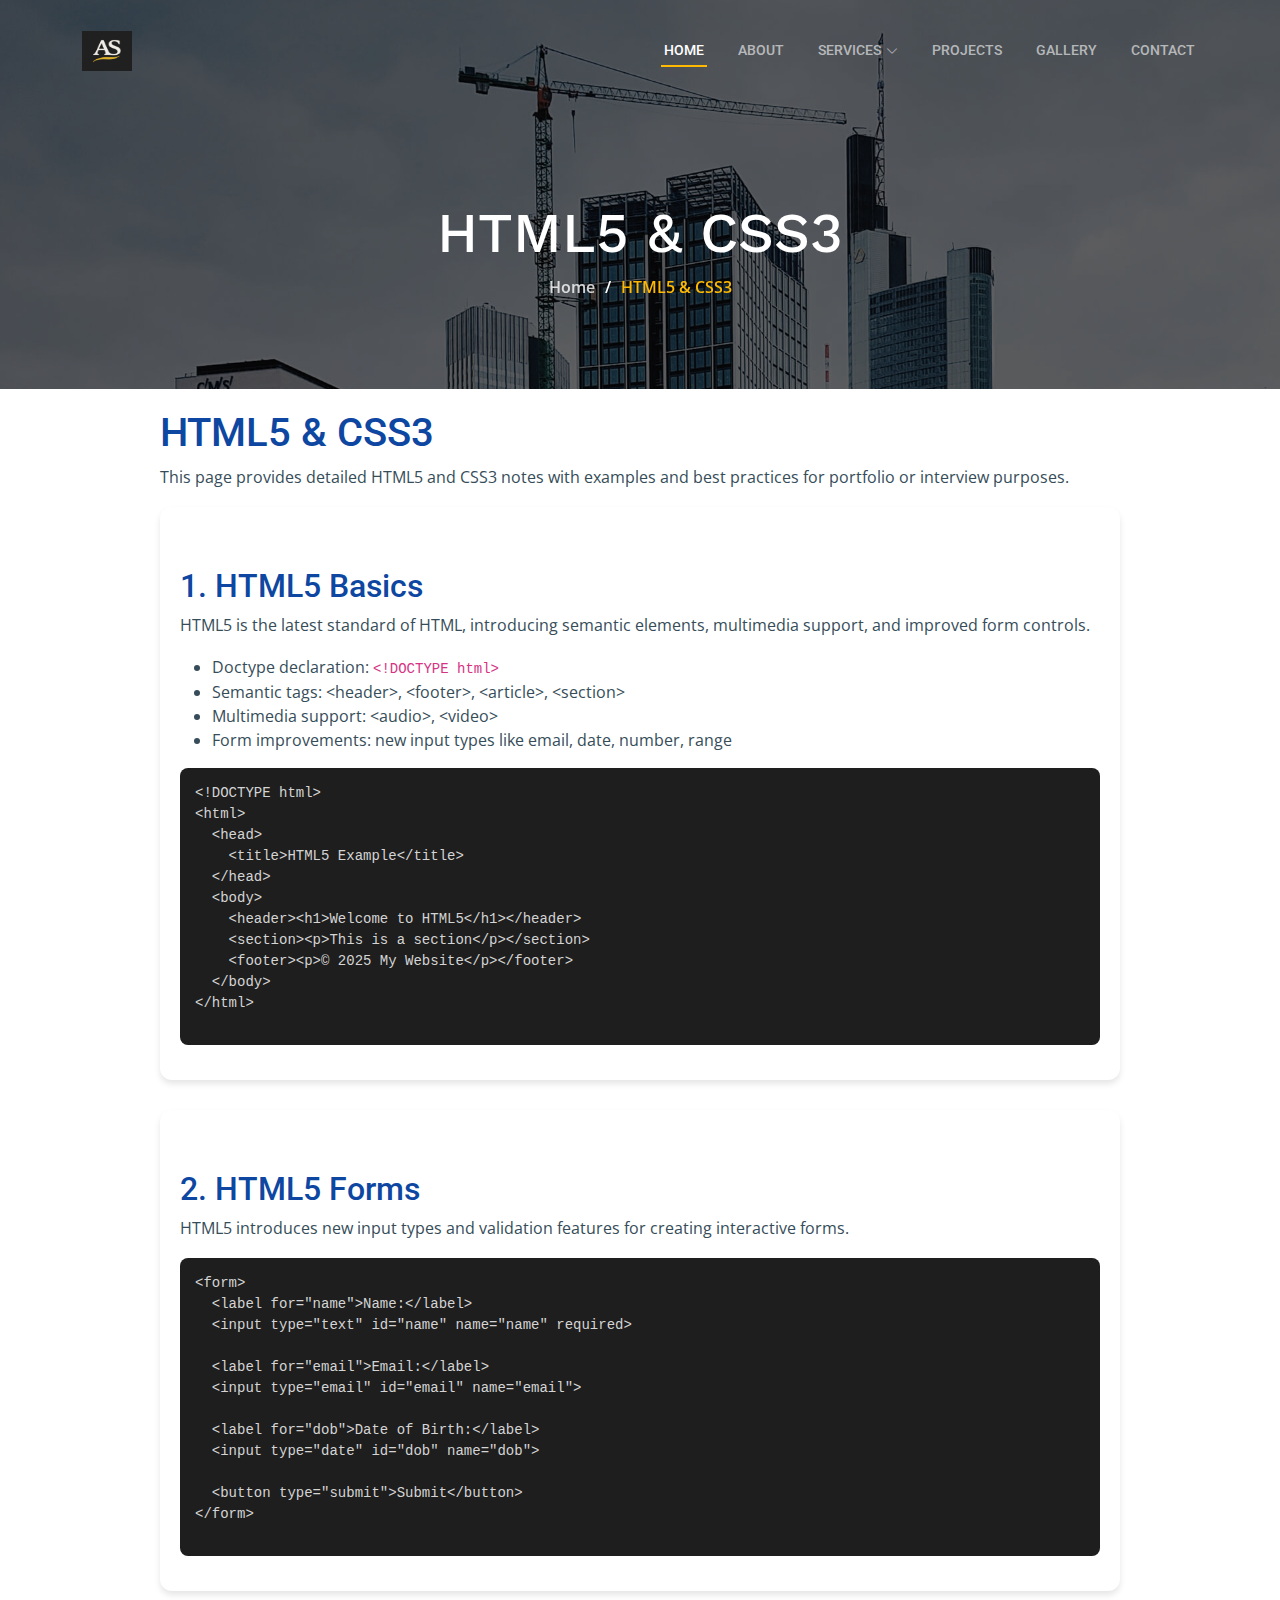
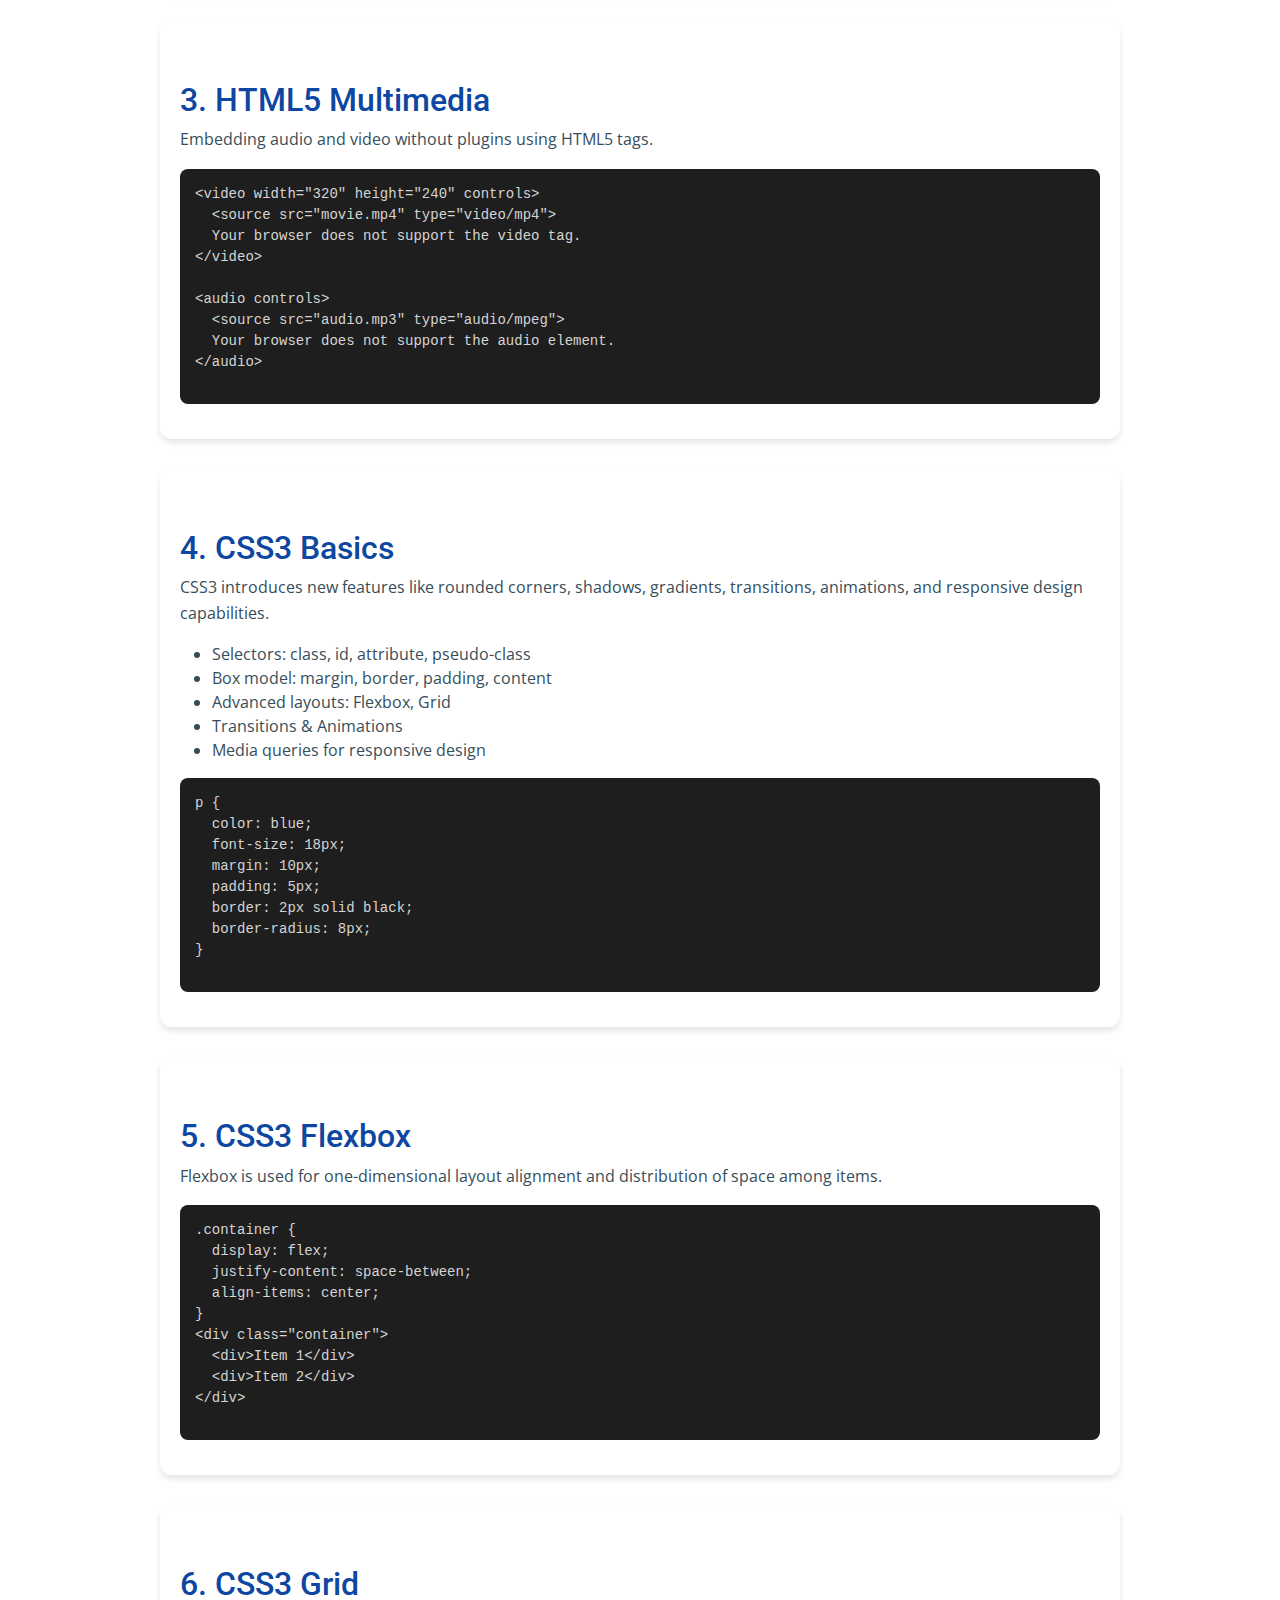
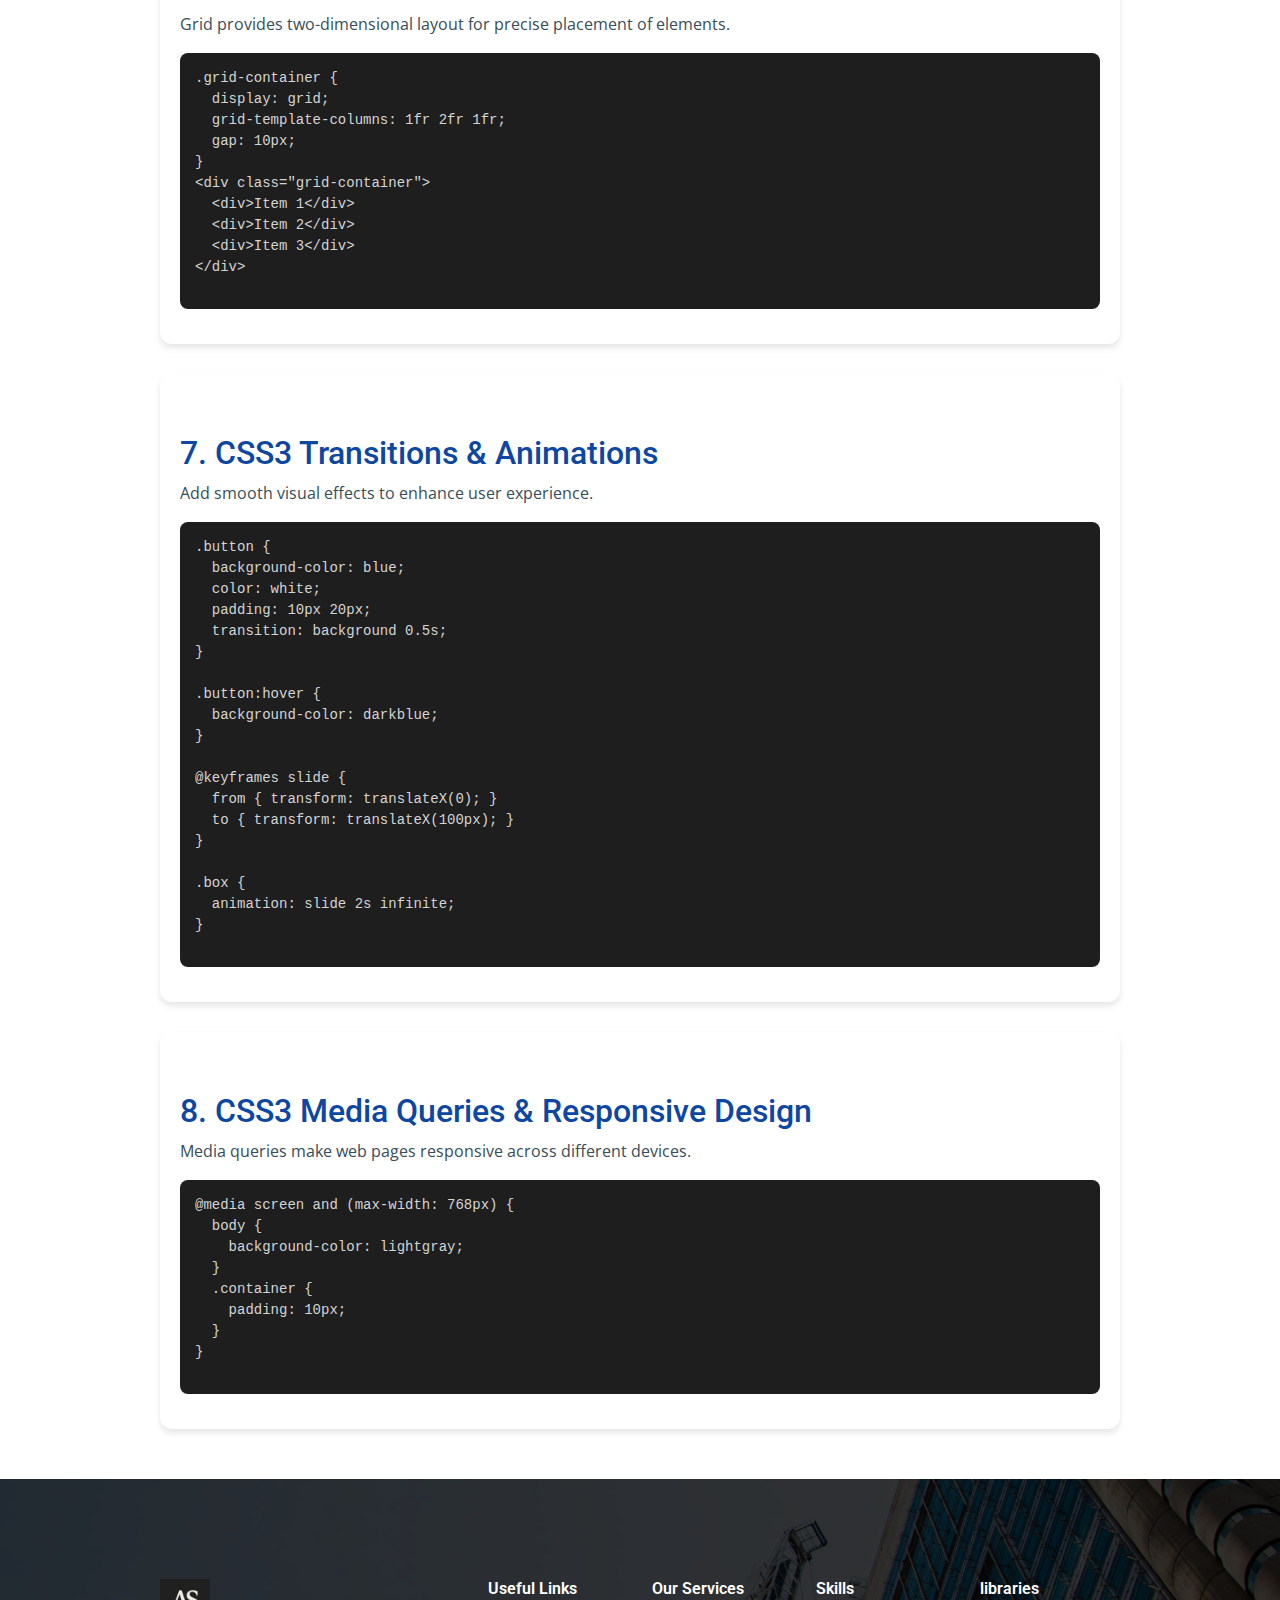
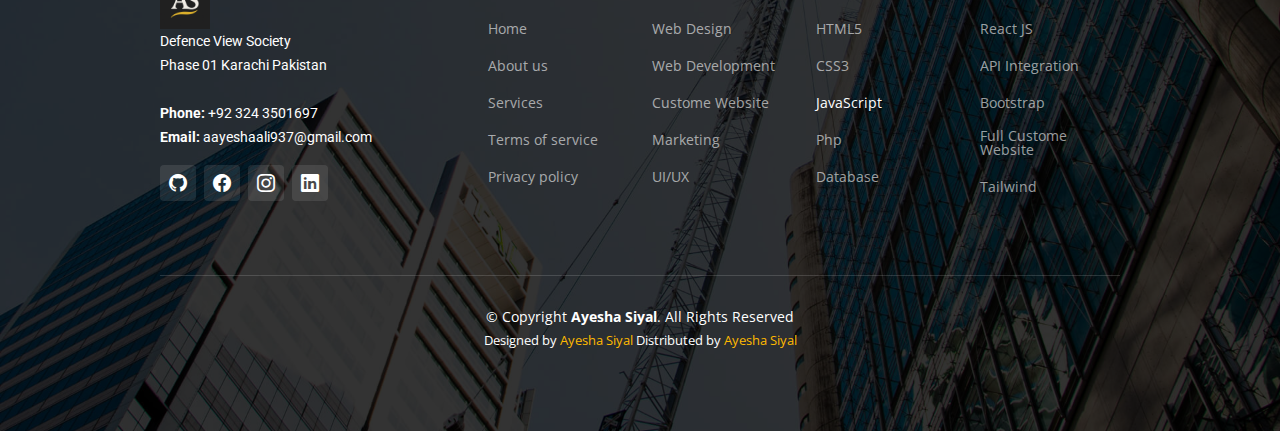
<file: htmlcss.html>
<!DOCTYPE html>
<html lang="en">

<head>
  <meta charset="utf-8">
  <meta content="width=device-width, initial-scale=1.0" name="viewport">

  <title>My Portfolio</title>
  <meta content="" name="description">
  <meta content="" name="keywords">

  <!-- Favicons -->
  <link href="assets/img/logo.png" rel="icon">
  <link href="assets/img/apple-touch-icon.png" rel="apple-touch-icon">

  <!-- Google Fonts -->
  <link rel="preconnect" href="https://fonts.googleapis.com">
  <link rel="preconnect" href="https://fonts.gstatic.com" crossorigin>
  <link
    href="https://fonts.googleapis.com/css2?family=Open+Sans:ital,wght@0,300;0,400;0,500;0,600;0,700;1,300;1,400;1,600;1,700&family=Roboto:ital,wght@0,300;0,400;0,500;0,600;0,700;1,300;1,400;1,500;1,600;1,700&family=Work+Sans:ital,wght@0,300;0,400;0,500;0,600;0,700;1,300;1,400;1,500;1,600;1,700&display=swap"
    rel="stylesheet">

  <!-- Vendor CSS Files -->
  <link href="assets/vendor/bootstrap/css/bootstrap.min.css" rel="stylesheet">
  <link href="assets/vendor/bootstrap-icons/bootstrap-icons.css" rel="stylesheet">
  <link href="assets/vendor/fontawesome-free/css/all.min.css" rel="stylesheet">
  <link href="assets/vendor/aos/aos.css" rel="stylesheet">
  <link href="assets/vendor/glightbox/css/glightbox.min.css" rel="stylesheet">
  <link href="assets/vendor/swiper/swiper-bundle.min.css" rel="stylesheet">

  <!-- Template Main CSS File -->
  <link href="assets/css/main.css" rel="stylesheet">
  <link rel="stylesheet" href="assets/css/style.css">
  <!-- =======================================================
  * Template Name: UpConstruction - v1.3.0
  * Template URL: https://bootstrapmade.com/upconstruction-bootstrap-construction-website-template/
  * Author: BootstrapMade.com
  * License: https://bootstrapmade.com/license/
  ======================================================== -->
</head>

<body>

  <!-- ======= Header ======= -->
  <header id="header" class="header d-flex align-items-center">
    <div class="container-fluid container-xl d-flex align-items-center justify-content-between">

      <a href="index.html" class="logo d-flex align-items-center">
        <!-- Uncomment the line below if you also wish to use an image logo -->
        <!-- <img src="assets/img/logo.png" alt=""> -->
        <img src="./assets/img/logo.png" width="50" alt="">
      </a>

      <i class="mobile-nav-toggle mobile-nav-show bi bi-list"></i>
      <i class="mobile-nav-toggle mobile-nav-hide d-none bi bi-x"></i>
      <nav id="navbar" class="navbar">
        <ul>
          <li><a href="index.html" class="active">Home</a></li>
          <li><a href="about.html">About</a></li>
          <li class="dropdown"><a href="services.html"><span>Services</span> <i
            class="bi bi-chevron-down dropdown-indicator"></i></a>
        <ul>
          <li><a href="htmlcss.html">HTML & CSS</a></li>
          <li class="dropdown"><a href="project-details.html"><span>REACT WITH TOOLS</span> <i
                class="bi bi-chevron-down dropdown-indicator"></i></a>
            <ul>
              <li><a href=""></a></li>
              <li><a href="API.html">API INTEGRATION</a></li>
              <li><a href="Hooks.html">REACT HOOKS</a></li>
              <li><a href="COTEXT_API.html">CONTEXT API</a></li>
              <li><a href="Redux.html">REDUX</a></li>
            </ul>
          </li>
          <li><a href="javascript.html">JAVASCRIPT</a></li>
          <li><a href="phpdatabase.html">PHP & DATABASE</a></li>
          <li><a href="#">LIBRARIES</a></li>
        </ul>
      </li> 
          <li><a href="projects.html">Projects</a></li>
          <li><a href="Gallery.html">Gallery</a></li> 
          <li><a href="contact.html">Contact</a></li>
        </ul>
      </nav><!-- .navbar -->

    </div>
  </header><!-- End Header -->
      

  <main id="main">

    <!-- ======= Breadcrumbs ======= -->
    <div class="breadcrumbs d-flex align-items-center" style="background-image: url('assets/img/breadcrumbs-bg.jpg');">
      <div class="container position-relative d-flex flex-column align-items-center" data-aos="fade">

        <h2>HTML5 & CSS3</h2>
        <ol>
          <li><a href="index.html">Home</a></li>
          <li>HTML5 & CSS3</li>
        </ol>

      </div>
    </div><!-- End Breadcrumbs -->

    <!-- ======= Projet Details Section ======= -->
  </main><!-- End #main -->
  <div class="container">
    <h1>HTML5 & CSS3</h1>
    <p>This page provides detailed HTML5 and CSS3 notes with examples and best practices for portfolio or interview purposes.</p>

    <!-- HTML5 Basics -->
    <div class="topic">
      <h2>1. HTML5 Basics</h2>
      <p>HTML5 is the latest standard of HTML, introducing semantic elements, multimedia support, and improved form controls.</p>
      <ul>
        <li>Doctype declaration: <code>&lt;!DOCTYPE html&gt;</code></li>
        <li>Semantic tags: &lt;header&gt;, &lt;footer&gt;, &lt;article&gt;, &lt;section&gt;</li>
        <li>Multimedia support: &lt;audio&gt;, &lt;video&gt;</li>
        <li>Form improvements: new input types like email, date, number, range</li>
      </ul>
      <div class="code-block">
<pre>
&lt;!DOCTYPE html&gt;
&lt;html&gt;
  &lt;head&gt;
    &lt;title&gt;HTML5 Example&lt;/title&gt;
  &lt;/head&gt;
  &lt;body&gt;
    &lt;header&gt;&lt;h1&gt;Welcome to HTML5&lt;/h1&gt;&lt;/header&gt;
    &lt;section&gt;&lt;p&gt;This is a section&lt;/p&gt;&lt;/section&gt;
    &lt;footer&gt;&lt;p&gt;© 2025 My Website&lt;/p&gt;&lt;/footer&gt;
  &lt;/body&gt;
&lt;/html&gt;
</pre>
      </div>
    </div>

    <!-- HTML5 Forms -->
    <div class="topic">
      <h2>2. HTML5 Forms</h2>
      <p>HTML5 introduces new input types and validation features for creating interactive forms.</p>
      <div class="code-block">
<pre>
&lt;form&gt;
  &lt;label for="name"&gt;Name:&lt;/label&gt;
  &lt;input type="text" id="name" name="name" required&gt;

  &lt;label for="email"&gt;Email:&lt;/label&gt;
  &lt;input type="email" id="email" name="email"&gt;

  &lt;label for="dob"&gt;Date of Birth:&lt;/label&gt;
  &lt;input type="date" id="dob" name="dob"&gt;

  &lt;button type="submit"&gt;Submit&lt;/button&gt;
&lt;/form&gt;
</pre>
      </div>
    </div>

    <!-- HTML5 Multimedia -->
    <div class="topic">
      <h2>3. HTML5 Multimedia</h2>
      <p>Embedding audio and video without plugins using HTML5 tags.</p>
      <div class="code-block">
<pre>
&lt;video width="320" height="240" controls&gt;
  &lt;source src="movie.mp4" type="video/mp4"&gt;
  Your browser does not support the video tag.
&lt;/video&gt;

&lt;audio controls&gt;
  &lt;source src="audio.mp3" type="audio/mpeg"&gt;
  Your browser does not support the audio element.
&lt;/audio&gt;
</pre>
      </div>
    </div>

    <!-- CSS3 Basics -->
    <div class="topic">
      <h2>4. CSS3 Basics</h2>
      <p>CSS3 introduces new features like rounded corners, shadows, gradients, transitions, animations, and responsive design capabilities.</p>
      <ul>
        <li>Selectors: class, id, attribute, pseudo-class</li>
        <li>Box model: margin, border, padding, content</li>
        <li>Advanced layouts: Flexbox, Grid</li>
        <li>Transitions & Animations</li>
        <li>Media queries for responsive design</li>
      </ul>
      <div class="code-block">
<pre>
p {
  color: blue;
  font-size: 18px;
  margin: 10px;
  padding: 5px;
  border: 2px solid black;
  border-radius: 8px;
}
</pre>
      </div>
    </div>

    <!-- CSS3 Flexbox -->
    <div class="topic">
      <h2>5. CSS3 Flexbox</h2>
      <p>Flexbox is used for one-dimensional layout alignment and distribution of space among items.</p>
      <div class="code-block">
<pre>
.container {
  display: flex;
  justify-content: space-between;
  align-items: center;
}
&lt;div class="container"&gt;
  &lt;div&gt;Item 1&lt;/div&gt;
  &lt;div&gt;Item 2&lt;/div&gt;
&lt;/div&gt;
</pre>
      </div>
    </div>

    <!-- CSS3 Grid -->
    <div class="topic">
      <h2>6. CSS3 Grid</h2>
      <p>Grid provides two-dimensional layout for precise placement of elements.</p>
      <div class="code-block">
<pre>
.grid-container {
  display: grid;
  grid-template-columns: 1fr 2fr 1fr;
  gap: 10px;
}
&lt;div class="grid-container"&gt;
  &lt;div&gt;Item 1&lt;/div&gt;
  &lt;div&gt;Item 2&lt;/div&gt;
  &lt;div&gt;Item 3&lt;/div&gt;
&lt;/div&gt;
</pre>
      </div>
    </div>

    <!-- CSS3 Transitions & Animations -->
    <div class="topic">
      <h2>7. CSS3 Transitions & Animations</h2>
      <p>Add smooth visual effects to enhance user experience.</p>
      <div class="code-block">
<pre>
.button {
  background-color: blue;
  color: white;
  padding: 10px 20px;
  transition: background 0.5s;
}

.button:hover {
  background-color: darkblue;
}

@keyframes slide {
  from { transform: translateX(0); }
  to { transform: translateX(100px); }
}

.box {
  animation: slide 2s infinite;
}
</pre>
      </div>
    </div>

    <!-- CSS3 Media Queries -->
    <div class="topic">
      <h2>8. CSS3 Media Queries & Responsive Design</h2>
      <p>Media queries make web pages responsive across different devices.</p>
      <div class="code-block">
<pre>
@media screen and (max-width: 768px) {
  body {
    background-color: lightgray;
  }
  .container {
    padding: 10px;
  }
}
</pre>
      </div>
    </div>

  </div>



  <!-- ======= Footer ======= -->
  <footer id="footer" class="footer">

    <div class="footer-content position-relative">
      <div class="container">
        <div class="row">

          <div class="col-lg-4 col-md-6">
            <div class="footer-info">
              <img src="./assets/img/logo.png" width="50" alt="">
              <p>
                Defence View Society <br>
                 Phase 01 Karachi Pakistan<br><br>
                <strong>Phone:</strong> +92 324 3501697<br>
                <strong>Email:</strong> aayeshaali937@gmail.com<br>
              </p>
              <div class="social-links d-flex mt-3">
                <a href="https://github.com/AyeshaSiyal28" class="d-flex align-items-center justify-content-center"><i class="bi bi-github"></i></a>
                <a href="https://www.facebook.com/share/1QN5UShnhm/" class="d-flex align-items-center justify-content-center"><i class="bi bi-facebook"></i></a>
                <a href="https://www.instagram.com/ayesha.k2021?igsh=YjExY2hncWVqeWhl" class="d-flex align-items-center justify-content-center"><i class="bi bi-instagram"></i></a>
                <a href="https://www.linkedin.com/in/ayeshasiyal11028?utm_source=share&utm_campaign=share_via&utm_content=profile&utm_medium=android_app" class="d-flex align-items-center justify-content-center"><i class="bi bi-linkedin"></i></a>
              </div>
            </div>
          </div><!-- End footer info column-->

          <div class="col-lg-2 col-md-3 footer-links">
            <h4>Useful Links</h4>
            <ul>
              <li><a href="index.html">Home</a></li>
              <li><a href="about.html">About us</a></li>
              <li><a href="services.html">Services</a></li>
              <li><a href="service-details.html">Terms of service</a></li>
              <li><a href="#">Privacy policy</a></li>
            </ul>
          </div><!-- End footer links column-->

          <div class="col-lg-2 col-md-3 footer-links">
            <h4>Our Services</h4>
            <ul>
              <li><a href="#">Web Design</a></li>
              <li><a href="#">Web Development</a></li>
              <li><a href="#">Custome Website</a></li>
              <li><a href="#">Marketing</a></li>
              <li><a href="#">UI/UX</a></li>
            </ul>
          </div><!-- End footer links column-->

          <div class="col-lg-2 col-md-3 footer-links">
            <h4>Skills</h4>
            <ul>
              <li><a href="#">HTML5</a></li>
              <li><a href="#">CSS3</a></li>
              <li><a href="#"></a>JavaScript</li>
              <li><a href="#">Php</a></li>
              <li><a href="#">Database</a></li>
            </ul>
          </div><!-- End footer links column-->

          <div class="col-lg-2 col-md-3 footer-links">
            <h4>libraries</h4>
            <ul>
              <li><a href="#">React JS</a></li>
              <li><a href="#">API Integration</a></li>
              <li><a href="#">Bootstrap</a></li>
              <li><a href="#">Full Custome Website</a></li>
              <li><a href="#">Tailwind</a></li>
            </ul>
          </div><!-- End footer links column-->

        </div>
      </div>
    </div>

    <div class="footer-legal text-center position-relative">
      <div class="container">
        <div class="copyright">
          &copy; Copyright <strong><span>Ayesha Siyal</span></strong>. All Rights Reserved
        </div>
        <div class="credits">
          <!-- All the links in the footer should remain intact. -->
          <!-- You can delete the links only if you purchased the pro version. -->
          <!-- Licensing information: https://bootstrapmade.com/license/ -->
          <!-- Purchase the pro version with working PHP/AJAX contact form: https://bootstrapmade.com/upconstruction-bootstrap-construction-website-template/ -->
          Designed by <a href="https://bootstrapmade.com/">Ayesha Siyal</a> Distributed by <a
            href="#">Ayesha Siyal</a>
        </div>
      </div>
    </div>

  </footer>
  <!-- End Footer -->

  <a href="#" class="scroll-top d-flex align-items-center justify-content-center"><i
      class="bi bi-arrow-up-short"></i></a>

  <div id="preloader"></div>

  <!-- Vendor JS Files -->
  <script src="assets/vendor/bootstrap/js/bootstrap.bundle.min.js"></script>
  <script src="assets/vendor/aos/aos.js"></script>
  <script src="assets/vendor/glightbox/js/glightbox.min.js"></script>
  <script src="assets/vendor/isotope-layout/isotope.pkgd.min.js"></script>
  <script src="assets/vendor/swiper/swiper-bundle.min.js"></script>
  <script src="assets/vendor/purecounter/purecounter_vanilla.js"></script>
  <script src="assets/vendor/php-email-form/validate.js"></script>

  <!-- Template Main JS File -->
  <script src="assets/js/main.js"></script>

</body>

</html>
</file>
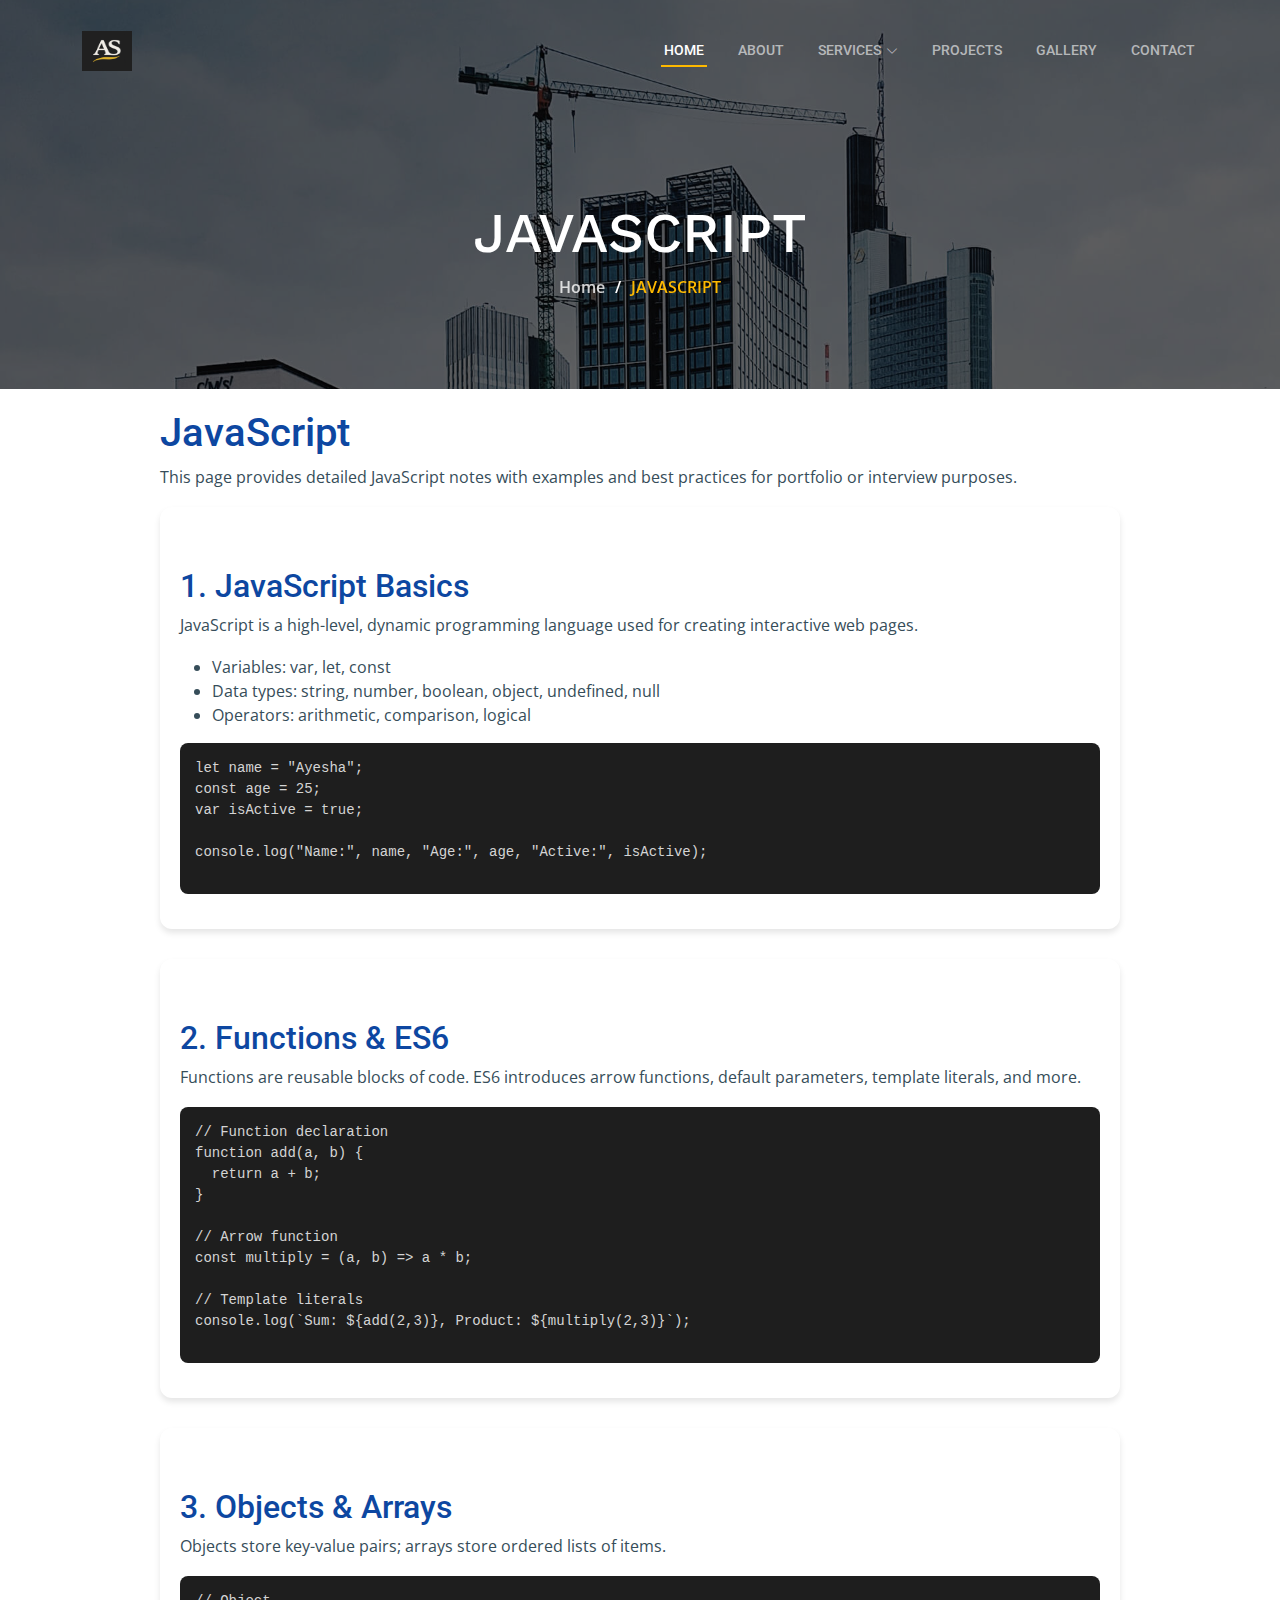
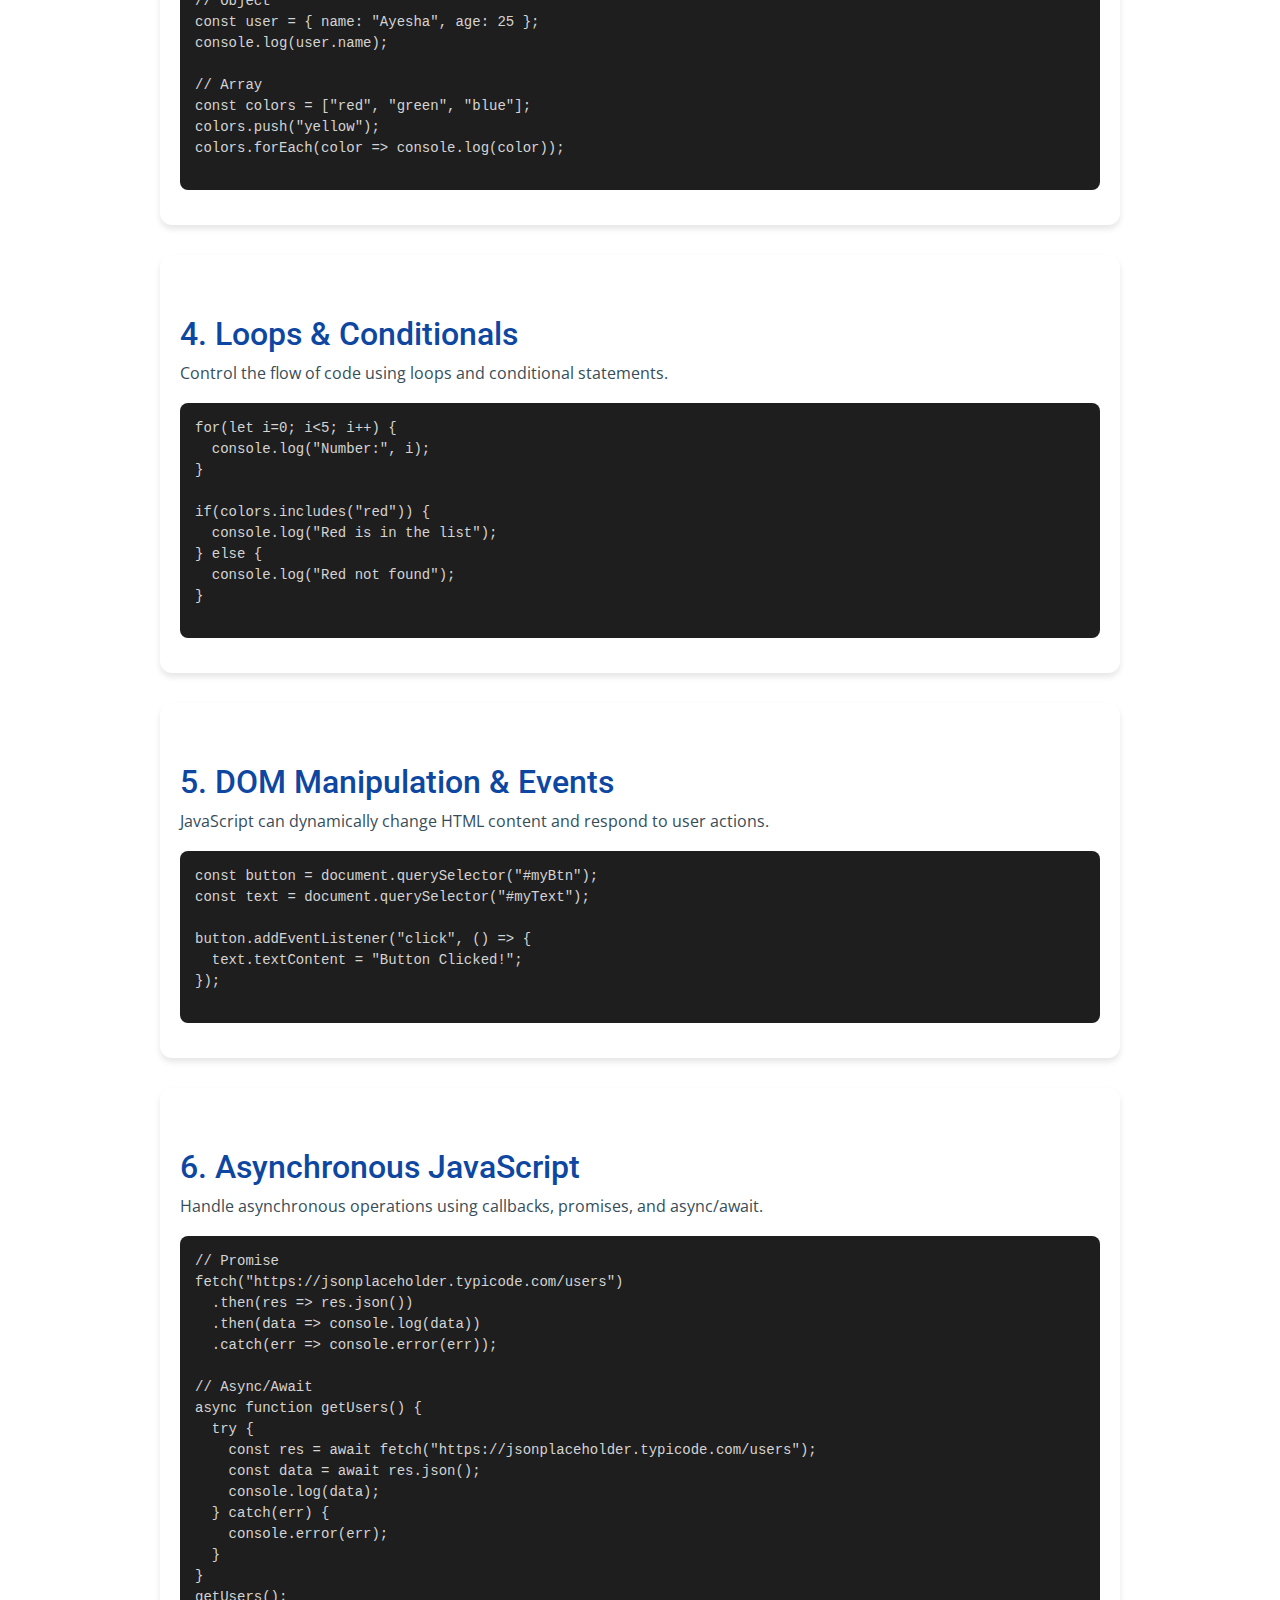
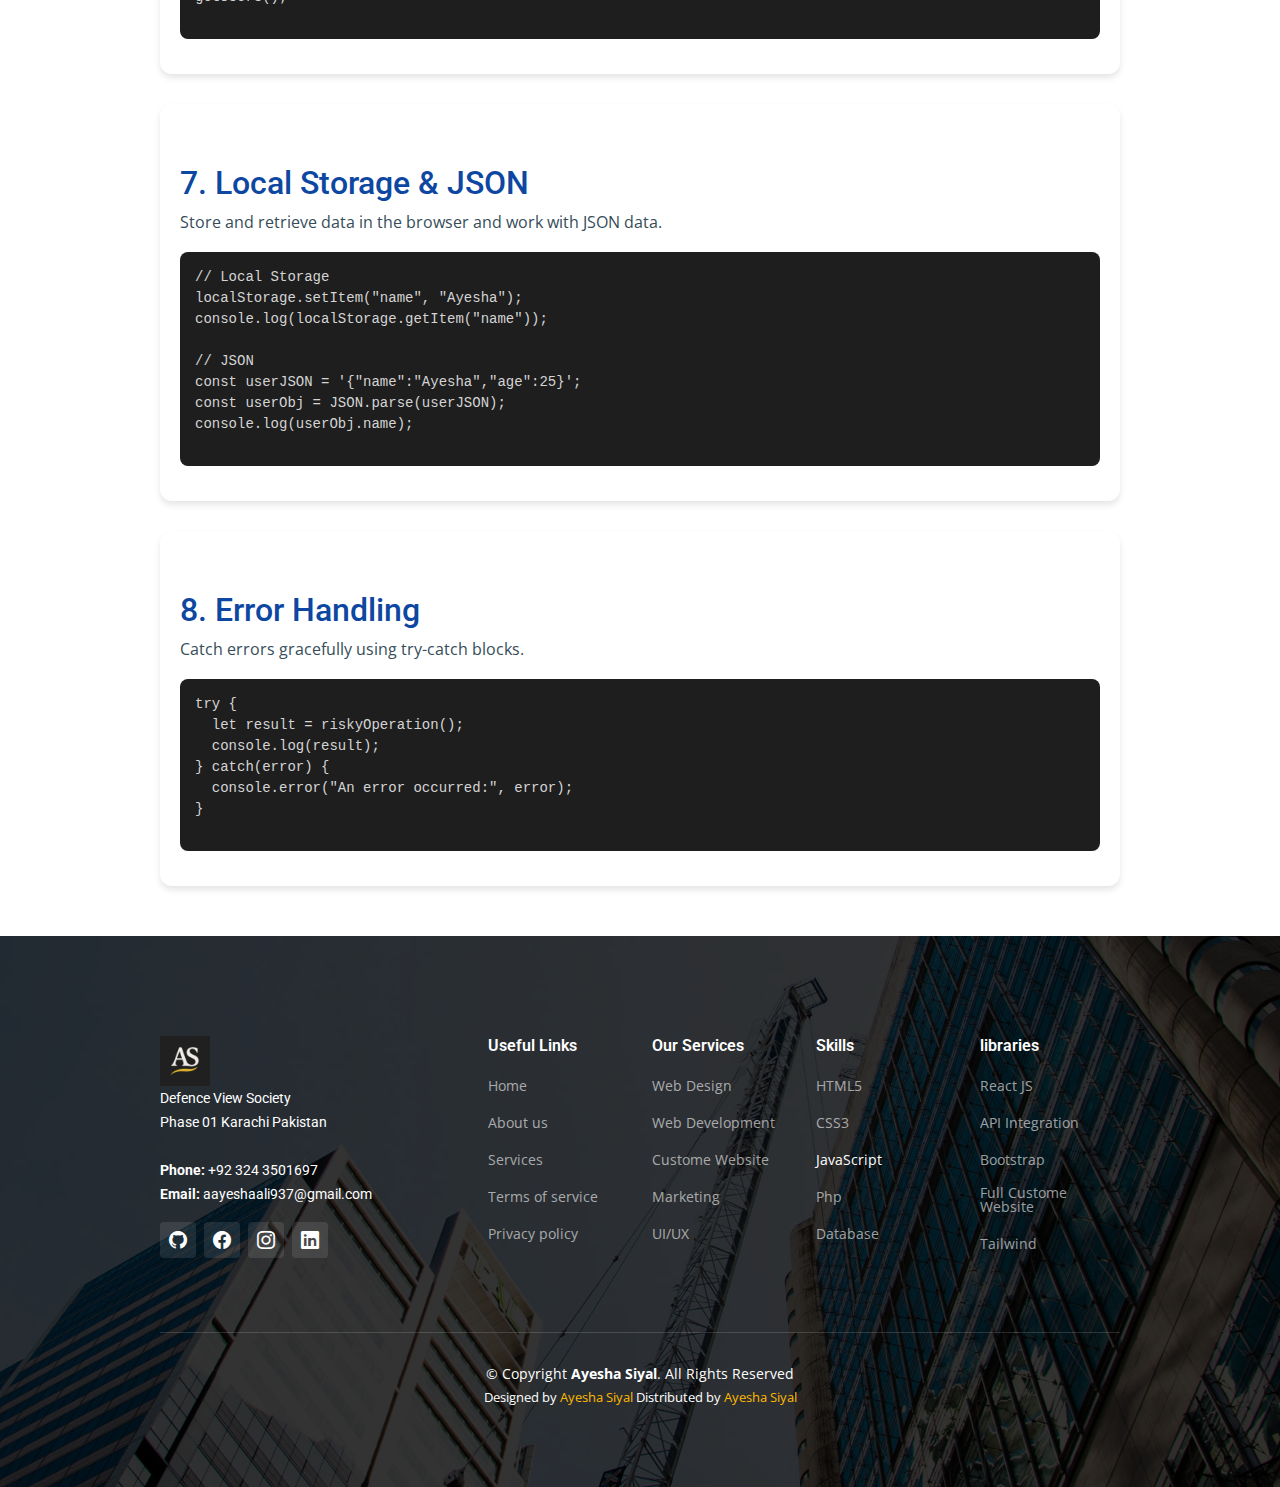
<file: javascript.html>
<!DOCTYPE html>
<html lang="en">

<head>
  <meta charset="utf-8">
  <meta content="width=device-width, initial-scale=1.0" name="viewport">

  <title>My Portfolio</title>
  <meta content="" name="description">
  <meta content="" name="keywords">

  <!-- Favicons -->
  <link href="assets/img/logo.png" rel="icon">
  <link href="assets/img/apple-touch-icon.png" rel="apple-touch-icon">

  <!-- Google Fonts -->
  <link rel="preconnect" href="https://fonts.googleapis.com">
  <link rel="preconnect" href="https://fonts.gstatic.com" crossorigin>
  <link
    href="https://fonts.googleapis.com/css2?family=Open+Sans:ital,wght@0,300;0,400;0,500;0,600;0,700;1,300;1,400;1,600;1,700&family=Roboto:ital,wght@0,300;0,400;0,500;0,600;0,700;1,300;1,400;1,500;1,600;1,700&family=Work+Sans:ital,wght@0,300;0,400;0,500;0,600;0,700;1,300;1,400;1,500;1,600;1,700&display=swap"
    rel="stylesheet">

  <!-- Vendor CSS Files -->
  <link href="assets/vendor/bootstrap/css/bootstrap.min.css" rel="stylesheet">
  <link href="assets/vendor/bootstrap-icons/bootstrap-icons.css" rel="stylesheet">
  <link href="assets/vendor/fontawesome-free/css/all.min.css" rel="stylesheet">
  <link href="assets/vendor/aos/aos.css" rel="stylesheet">
  <link href="assets/vendor/glightbox/css/glightbox.min.css" rel="stylesheet">
  <link href="assets/vendor/swiper/swiper-bundle.min.css" rel="stylesheet">

  <!-- Template Main CSS File -->
  <link href="assets/css/main.css" rel="stylesheet">
  <link rel="stylesheet" href="assets/css/style.css">
  <!-- =======================================================
  * Template Name: UpConstruction - v1.3.0
  * Template URL: https://bootstrapmade.com/upconstruction-bootstrap-construction-website-template/
  * Author: BootstrapMade.com
  * License: https://bootstrapmade.com/license/
  ======================================================== -->
</head>

<body>

  <!-- ======= Header ======= -->
  <header id="header" class="header d-flex align-items-center">
    <div class="container-fluid container-xl d-flex align-items-center justify-content-between">

      <a href="index.html" class="logo d-flex align-items-center">
        <!-- Uncomment the line below if you also wish to use an image logo -->
        <!-- <img src="assets/img/logo.png" alt=""> -->
        <img src="./assets/img/logo.png" width="50" alt="">
      </a>

      <i class="mobile-nav-toggle mobile-nav-show bi bi-list"></i>
      <i class="mobile-nav-toggle mobile-nav-hide d-none bi bi-x"></i>
      <nav id="navbar" class="navbar">
        <ul>
          <li><a href="index.html" class="active">Home</a></li>
          <li><a href="about.html">About</a></li>
          <li class="dropdown"><a href="services.html"><span>Services</span> <i
            class="bi bi-chevron-down dropdown-indicator"></i></a>
        <ul>
          <li><a href="htmlcss.html">HTML & CSS</a></li>
          <li class="dropdown"><a href="project-details.html"><span>REACT WITH TOOLS</span> <i
                class="bi bi-chevron-down dropdown-indicator"></i></a>
            <ul>
              <li><a href=""></a></li>
              <li><a href="API.html">API INTEGRATION</a></li>
              <li><a href="Hooks.html">REACT HOOKS</a></li>
              <li><a href="COTEXT_API.html">CONTEXT API</a></li>
              <li><a href="Redux.html">REDUX</a></li>
            </ul>
          </li>
          <li><a href="javascript.html">JAVASCRIPT</a></li>
          <li><a href="phpdatabase.html">PHP & DATABASE</a></li>
          <li><a href="#">LIBRARIES</a></li>
        </ul>
      </li> 
          <li><a href="projects.html">Projects</a></li>
          <li><a href="Gallery.html">Gallery</a></li> 
          <li><a href="contact.html">Contact</a></li>
        </ul>
      </nav><!-- .navbar -->

    </div>
  </header><!-- End Header -->
      

  <main id="main">

    <!-- ======= Breadcrumbs ======= -->
    <div class="breadcrumbs d-flex align-items-center" style="background-image: url('assets/img/breadcrumbs-bg.jpg');">
      <div class="container position-relative d-flex flex-column align-items-center" data-aos="fade">

        <h2>JAVASCRIPT</h2>
        <ol>
          <li><a href="index.html">Home</a></li>
          <li>JAVASCRIPT</li>
        </ol>

      </div>
    </div><!-- End Breadcrumbs -->

    <!-- ======= Projet Details Section ======= -->
  </main><!-- End #main -->
 
  <div class="container">
    <h1>JavaScript</h1>
    <p>This page provides detailed JavaScript notes with examples and best practices for portfolio or interview purposes.</p>

    <!-- JS Basics -->
    <div class="topic">
      <h2>1. JavaScript Basics</h2>
      <p>JavaScript is a high-level, dynamic programming language used for creating interactive web pages.</p>
      <ul>
        <li>Variables: var, let, const</li>
        <li>Data types: string, number, boolean, object, undefined, null</li>
        <li>Operators: arithmetic, comparison, logical</li>
      </ul>
      <div class="code-block">
<pre>
let name = "Ayesha";
const age = 25;
var isActive = true;

console.log("Name:", name, "Age:", age, "Active:", isActive);
</pre>
      </div>
    </div>

    <!-- Functions & ES6 -->
    <div class="topic">
      <h2>2. Functions & ES6</h2>
      <p>Functions are reusable blocks of code. ES6 introduces arrow functions, default parameters, template literals, and more.</p>
      <div class="code-block">
<pre>
// Function declaration
function add(a, b) {
  return a + b;
}

// Arrow function
const multiply = (a, b) =&gt; a * b;

// Template literals
console.log(`Sum: ${add(2,3)}, Product: ${multiply(2,3)}`);
</pre>
      </div>
    </div>

    <!-- Objects & Arrays -->
    <div class="topic">
      <h2>3. Objects & Arrays</h2>
      <p>Objects store key-value pairs; arrays store ordered lists of items.</p>
      <div class="code-block">
<pre>
// Object
const user = { name: "Ayesha", age: 25 };
console.log(user.name);

// Array
const colors = ["red", "green", "blue"];
colors.push("yellow");
colors.forEach(color =&gt; console.log(color));
</pre>
      </div>
    </div>

    <!-- Loops & Conditionals -->
    <div class="topic">
      <h2>4. Loops & Conditionals</h2>
      <p>Control the flow of code using loops and conditional statements.</p>
      <div class="code-block">
<pre>
for(let i=0; i&lt;5; i++) {
  console.log("Number:", i);
}

if(colors.includes("red")) {
  console.log("Red is in the list");
} else {
  console.log("Red not found");
}
</pre>
      </div>
    </div>

    <!-- DOM Manipulation & Events -->
    <div class="topic">
      <h2>5. DOM Manipulation & Events</h2>
      <p>JavaScript can dynamically change HTML content and respond to user actions.</p>
      <div class="code-block">
<pre>
const button = document.querySelector("#myBtn");
const text = document.querySelector("#myText");

button.addEventListener("click", () =&gt; {
  text.textContent = "Button Clicked!";
});
</pre>
      </div>
    </div>

    <!-- Async JS -->
    <div class="topic">
      <h2>6. Asynchronous JavaScript</h2>
      <p>Handle asynchronous operations using callbacks, promises, and async/await.</p>
      <div class="code-block">
<pre>
// Promise
fetch("https://jsonplaceholder.typicode.com/users")
  .then(res =&gt; res.json())
  .then(data =&gt; console.log(data))
  .catch(err =&gt; console.error(err));

// Async/Await
async function getUsers() {
  try {
    const res = await fetch("https://jsonplaceholder.typicode.com/users");
    const data = await res.json();
    console.log(data);
  } catch(err) {
    console.error(err);
  }
}
getUsers();
</pre>
      </div>
    </div>

    <!-- Local Storage & JSON -->
    <div class="topic">
      <h2>7. Local Storage & JSON</h2>
      <p>Store and retrieve data in the browser and work with JSON data.</p>
      <div class="code-block">
<pre>
// Local Storage
localStorage.setItem("name", "Ayesha");
console.log(localStorage.getItem("name"));

// JSON
const userJSON = '{"name":"Ayesha","age":25}';
const userObj = JSON.parse(userJSON);
console.log(userObj.name);
</pre>
      </div>
    </div>

    <!-- Error Handling -->
    <div class="topic">
      <h2>8. Error Handling</h2>
      <p>Catch errors gracefully using try-catch blocks.</p>
      <div class="code-block">
<pre>
try {
  let result = riskyOperation();
  console.log(result);
} catch(error) {
  console.error("An error occurred:", error);
}
</pre>
      </div>
    </div>

  </div>

  <!-- ======= Footer ======= -->
  <footer id="footer" class="footer">

    <div class="footer-content position-relative">
      <div class="container">
        <div class="row">

          <div class="col-lg-4 col-md-6">
            <div class="footer-info">
              <img src="./assets/img/logo.png" width="50" alt="">
              <p>
                Defence View Society <br>
                 Phase 01 Karachi Pakistan<br><br>
                <strong>Phone:</strong> +92 324 3501697<br>
                <strong>Email:</strong> aayeshaali937@gmail.com<br>
              </p>
              <div class="social-links d-flex mt-3">
                <a href="https://github.com/AyeshaSiyal28" class="d-flex align-items-center justify-content-center"><i class="bi bi-github"></i></a>
                <a href="https://www.facebook.com/share/1QN5UShnhm/" class="d-flex align-items-center justify-content-center"><i class="bi bi-facebook"></i></a>
                <a href="https://www.instagram.com/ayesha.k2021?igsh=YjExY2hncWVqeWhl" class="d-flex align-items-center justify-content-center"><i class="bi bi-instagram"></i></a>
                <a href="https://www.linkedin.com/in/ayeshasiyal11028?utm_source=share&utm_campaign=share_via&utm_content=profile&utm_medium=android_app" class="d-flex align-items-center justify-content-center"><i class="bi bi-linkedin"></i></a>
              </div>
            </div>
          </div><!-- End footer info column-->

          <div class="col-lg-2 col-md-3 footer-links">
            <h4>Useful Links</h4>
            <ul>
              <li><a href="index.html">Home</a></li>
              <li><a href="about.html">About us</a></li>
              <li><a href="services.html">Services</a></li>
              <li><a href="service-details.html">Terms of service</a></li>
              <li><a href="#">Privacy policy</a></li>
            </ul>
          </div><!-- End footer links column-->

          <div class="col-lg-2 col-md-3 footer-links">
            <h4>Our Services</h4>
            <ul>
              <li><a href="#">Web Design</a></li>
              <li><a href="#">Web Development</a></li>
              <li><a href="#">Custome Website</a></li>
              <li><a href="#">Marketing</a></li>
              <li><a href="#">UI/UX</a></li>
            </ul>
          </div><!-- End footer links column-->

          <div class="col-lg-2 col-md-3 footer-links">
            <h4>Skills</h4>
            <ul>
              <li><a href="#">HTML5</a></li>
              <li><a href="#">CSS3</a></li>
              <li><a href="#"></a>JavaScript</li>
              <li><a href="#">Php</a></li>
              <li><a href="#">Database</a></li>
            </ul>
          </div><!-- End footer links column-->

          <div class="col-lg-2 col-md-3 footer-links">
            <h4>libraries</h4>
            <ul>
              <li><a href="#">React JS</a></li>
              <li><a href="#">API Integration</a></li>
              <li><a href="#">Bootstrap</a></li>
              <li><a href="#">Full Custome Website</a></li>
              <li><a href="#">Tailwind</a></li>
            </ul>
          </div><!-- End footer links column-->

        </div>
      </div>
    </div>

    <div class="footer-legal text-center position-relative">
      <div class="container">
        <div class="copyright">
          &copy; Copyright <strong><span>Ayesha Siyal</span></strong>. All Rights Reserved
        </div>
        <div class="credits">
          <!-- All the links in the footer should remain intact. -->
          <!-- You can delete the links only if you purchased the pro version. -->
          <!-- Licensing information: https://bootstrapmade.com/license/ -->
          <!-- Purchase the pro version with working PHP/AJAX contact form: https://bootstrapmade.com/upconstruction-bootstrap-construction-website-template/ -->
          Designed by <a href="https://bootstrapmade.com/">Ayesha Siyal</a> Distributed by <a
            href="#">Ayesha Siyal</a>
        </div>
      </div>
    </div>

  </footer>
  <!-- End Footer -->

  <a href="#" class="scroll-top d-flex align-items-center justify-content-center"><i
      class="bi bi-arrow-up-short"></i></a>

  <div id="preloader"></div>

  <!-- Vendor JS Files -->
  <script src="assets/vendor/bootstrap/js/bootstrap.bundle.min.js"></script>
  <script src="assets/vendor/aos/aos.js"></script>
  <script src="assets/vendor/glightbox/js/glightbox.min.js"></script>
  <script src="assets/vendor/isotope-layout/isotope.pkgd.min.js"></script>
  <script src="assets/vendor/swiper/swiper-bundle.min.js"></script>
  <script src="assets/vendor/purecounter/purecounter_vanilla.js"></script>
  <script src="assets/vendor/php-email-form/validate.js"></script>

  <!-- Template Main JS File -->
  <script src="assets/js/main.js"></script>

</body>

</html>
</file>
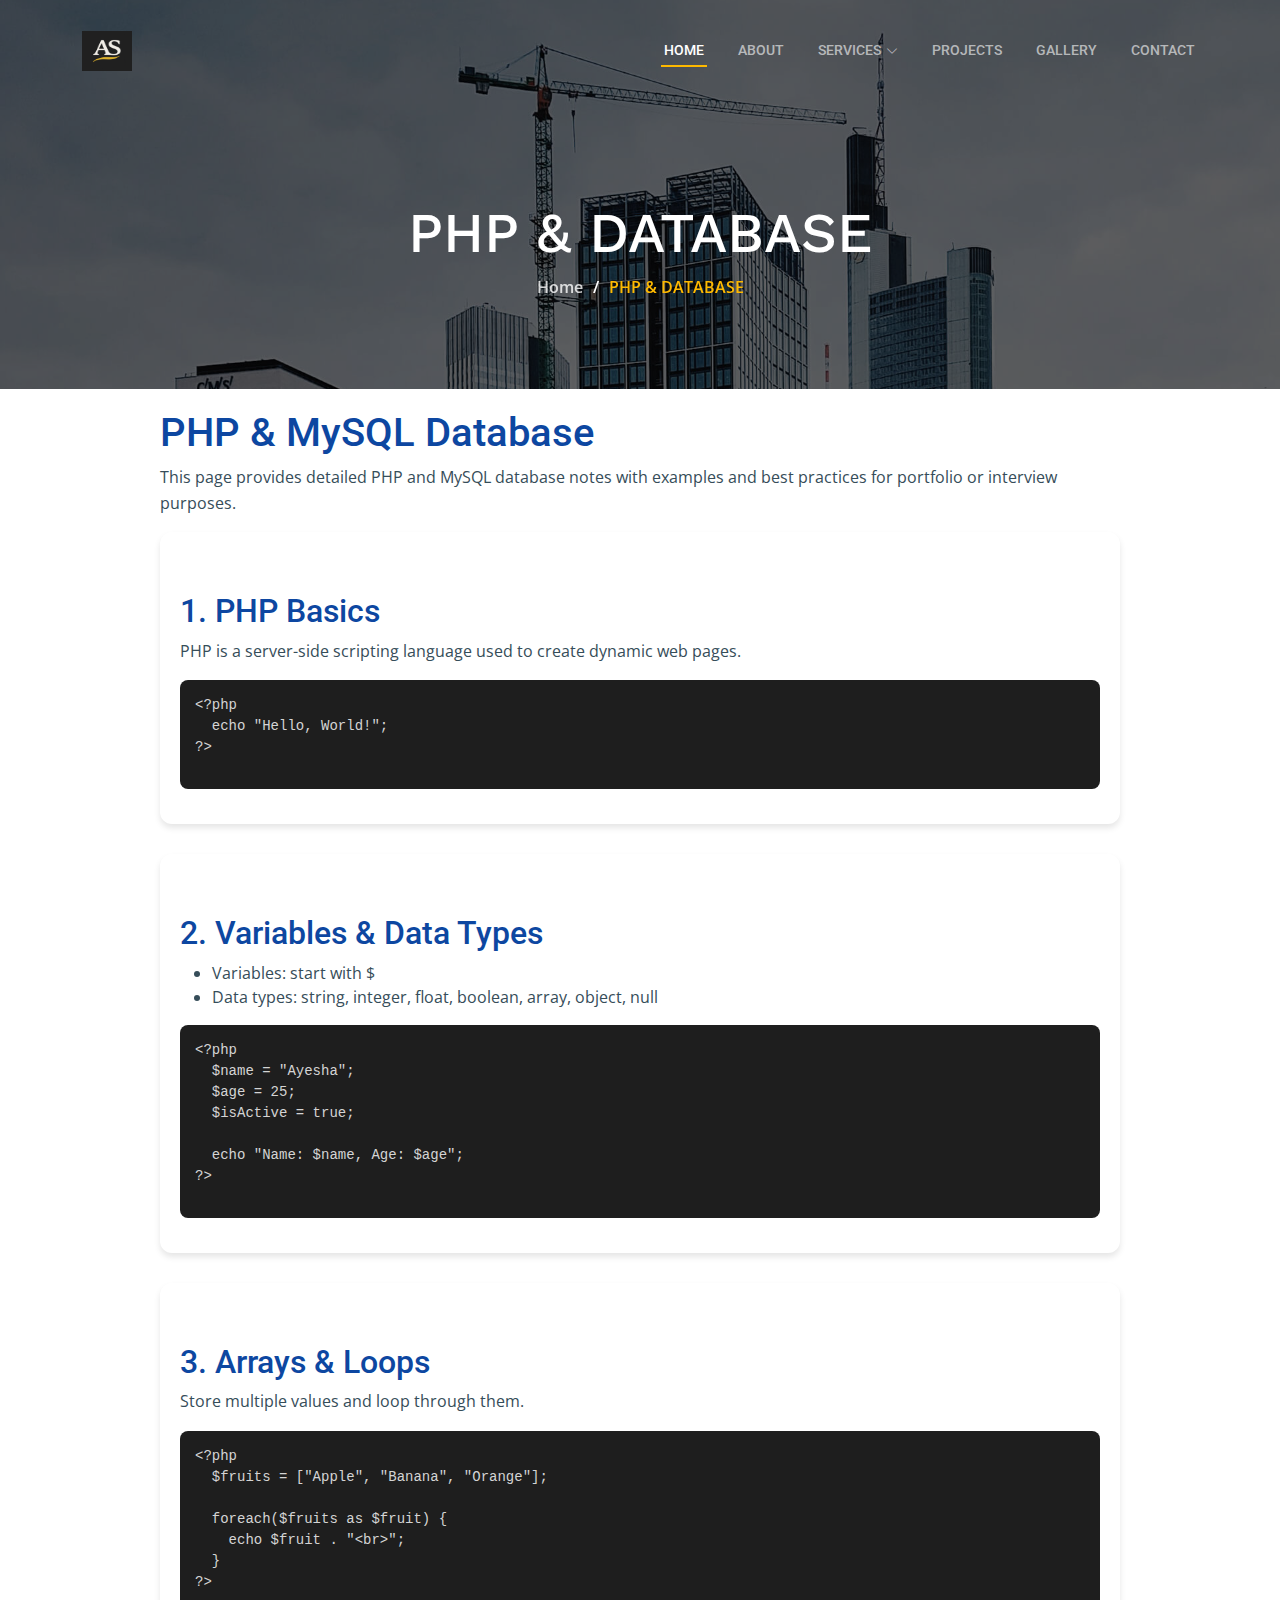
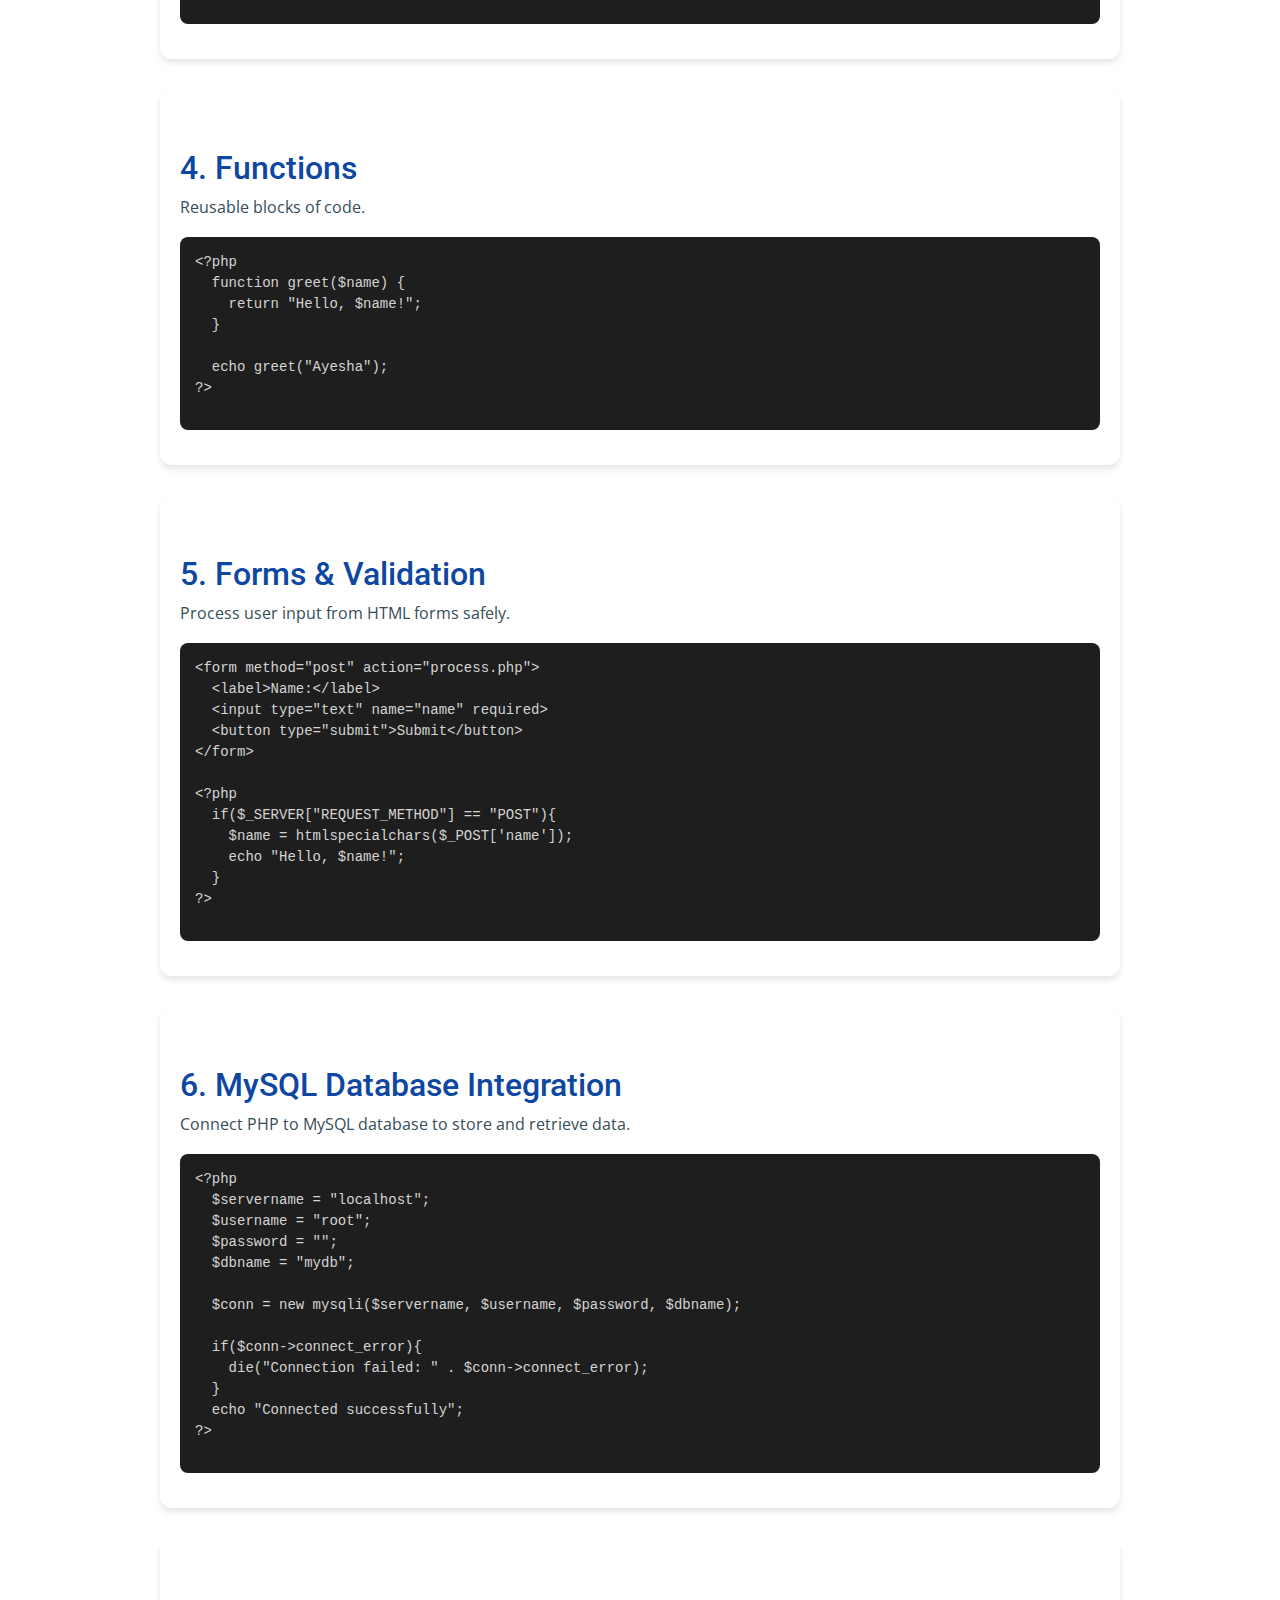
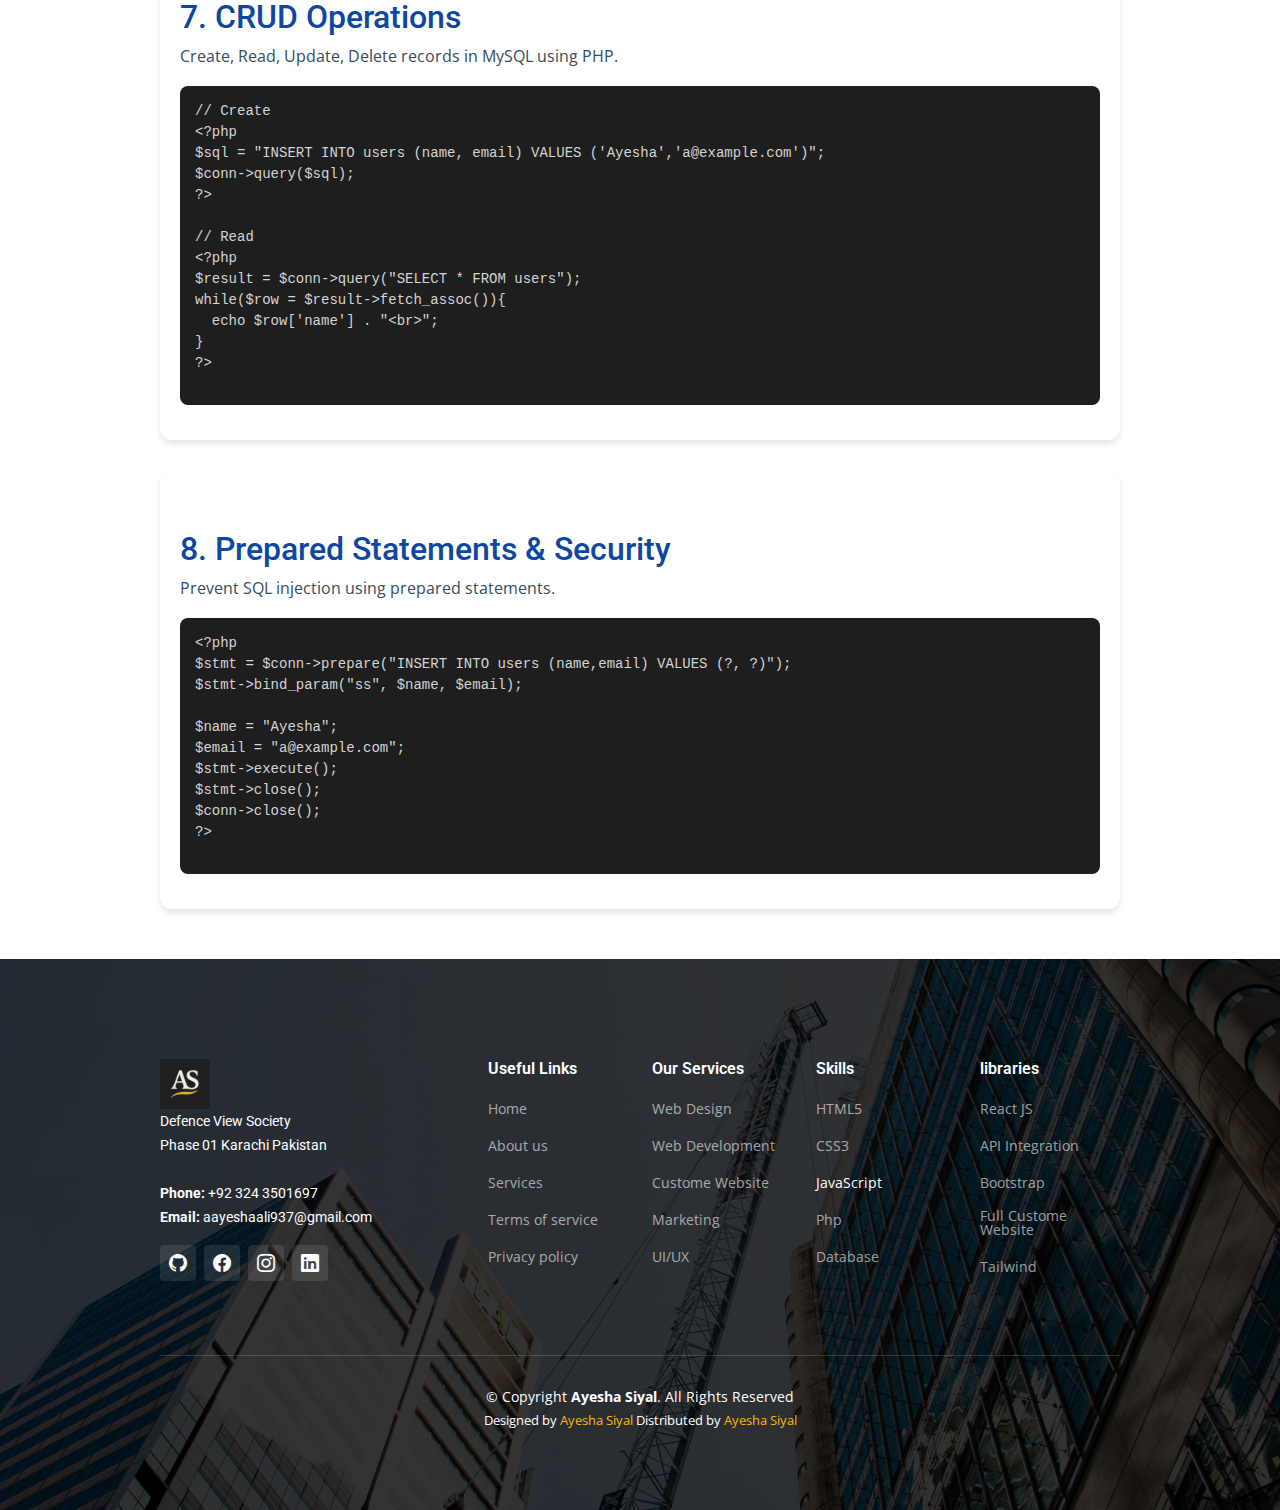
<file: phpdatabase.html>
<!DOCTYPE html>
<html lang="en">

<head>
  <meta charset="utf-8">
  <meta content="width=device-width, initial-scale=1.0" name="viewport">

  <title>My Portfolio</title>
  <meta content="" name="description">
  <meta content="" name="keywords">

  <!-- Favicons -->
  <link href="assets/img/logo.png" rel="icon">
  <link href="assets/img/apple-touch-icon.png" rel="apple-touch-icon">

  <!-- Google Fonts -->
  <link rel="preconnect" href="https://fonts.googleapis.com">
  <link rel="preconnect" href="https://fonts.gstatic.com" crossorigin>
  <link
    href="https://fonts.googleapis.com/css2?family=Open+Sans:ital,wght@0,300;0,400;0,500;0,600;0,700;1,300;1,400;1,600;1,700&family=Roboto:ital,wght@0,300;0,400;0,500;0,600;0,700;1,300;1,400;1,500;1,600;1,700&family=Work+Sans:ital,wght@0,300;0,400;0,500;0,600;0,700;1,300;1,400;1,500;1,600;1,700&display=swap"
    rel="stylesheet">

  <!-- Vendor CSS Files -->
  <link href="assets/vendor/bootstrap/css/bootstrap.min.css" rel="stylesheet">
  <link href="assets/vendor/bootstrap-icons/bootstrap-icons.css" rel="stylesheet">
  <link href="assets/vendor/fontawesome-free/css/all.min.css" rel="stylesheet">
  <link href="assets/vendor/aos/aos.css" rel="stylesheet">
  <link href="assets/vendor/glightbox/css/glightbox.min.css" rel="stylesheet">
  <link href="assets/vendor/swiper/swiper-bundle.min.css" rel="stylesheet">

  <!-- Template Main CSS File -->
  <link href="assets/css/main.css" rel="stylesheet">
  <link rel="stylesheet" href="assets/css/style.css">
  <!-- =======================================================
  * Template Name: UpConstruction - v1.3.0
  * Template URL: https://bootstrapmade.com/upconstruction-bootstrap-construction-website-template/
  * Author: BootstrapMade.com
  * License: https://bootstrapmade.com/license/
  ======================================================== -->
</head>

<body>

  <!-- ======= Header ======= -->
  <header id="header" class="header d-flex align-items-center">
    <div class="container-fluid container-xl d-flex align-items-center justify-content-between">

      <a href="index.html" class="logo d-flex align-items-center">
        <!-- Uncomment the line below if you also wish to use an image logo -->
        <!-- <img src="assets/img/logo.png" alt=""> -->
        <img src="./assets/img/logo.png" width="50" alt="">
      </a>

      <i class="mobile-nav-toggle mobile-nav-show bi bi-list"></i>
      <i class="mobile-nav-toggle mobile-nav-hide d-none bi bi-x"></i>
      <nav id="navbar" class="navbar">
        <ul>
          <li><a href="index.html" class="active">Home</a></li>
          <li><a href="about.html">About</a></li>
          <li class="dropdown"><a href="services.html"><span>Services</span> <i
            class="bi bi-chevron-down dropdown-indicator"></i></a>
        <ul>
          <li><a href="htmlcss.html">HTML & CSS</a></li>
          <li class="dropdown"><a href="project-details.html"><span>REACT WITH TOOLS</span> <i
                class="bi bi-chevron-down dropdown-indicator"></i></a>
            <ul>
              <li><a href=""></a></li>
              <li><a href="API.html">API INTEGRATION</a></li>
              <li><a href="Hooks.html">REACT HOOKS</a></li>
              <li><a href="COTEXT_API.html">CONTEXT API</a></li>
              <li><a href="Redux.html">REDUX</a></li>
            </ul>
          </li>
          <li><a href="javascript.html">JAVASCRIPT</a></li>
          <li><a href="phpdatabase.html">PHP & DATABASE</a></li>
          <li><a href="#">LIBRARIES</a></li>
        </ul>
      </li> 
          <li><a href="projects.html">Projects</a></li>
          <li><a href="Gallery.html">Gallery</a></li> 
          <li><a href="contact.html">Contact</a></li>
        </ul>
      </nav><!-- .navbar -->

    </div>
  </header><!-- End Header -->
      

  <main id="main">

    <!-- ======= Breadcrumbs ======= -->
    <div class="breadcrumbs d-flex align-items-center" style="background-image: url('assets/img/breadcrumbs-bg.jpg');">
      <div class="container position-relative d-flex flex-column align-items-center" data-aos="fade">

        <h2>PHP & DATABASE</h2>
        <ol>
          <li><a href="index.html">Home</a></li>
          <li>PHP & DATABASE</li>
        </ol>

      </div>
    </div><!-- End Breadcrumbs -->

    <!-- ======= Projet Details Section ======= -->
  </main><!-- End #main -->
 
  <div class="container">
    <h1>PHP & MySQL Database</h1>
    <p>This page provides detailed PHP and MySQL database notes with examples and best practices for portfolio or interview purposes.</p>

    <!-- PHP Basics -->
    <div class="topic">
      <h2>1. PHP Basics</h2>
      <p>PHP is a server-side scripting language used to create dynamic web pages.</p>
      <div class="code-block">
<pre>
&lt;?php
  echo "Hello, World!";
?&gt;
</pre>
      </div>
    </div>

    <!-- Variables & Data Types -->
    <div class="topic">
      <h2>2. Variables & Data Types</h2>
      <ul>
        <li>Variables: start with $</li>
        <li>Data types: string, integer, float, boolean, array, object, null</li>
      </ul>
      <div class="code-block">
<pre>
&lt;?php
  $name = "Ayesha";
  $age = 25;
  $isActive = true;

  echo "Name: $name, Age: $age";
?&gt;
</pre>
      </div>
    </div>

    <!-- Arrays & Loops -->
    <div class="topic">
      <h2>3. Arrays & Loops</h2>
      <p>Store multiple values and loop through them.</p>
      <div class="code-block">
<pre>
&lt;?php
  $fruits = ["Apple", "Banana", "Orange"];

  foreach($fruits as $fruit) {
    echo $fruit . "&lt;br&gt;";
  }
?&gt;
</pre>
      </div>
    </div>

    <!-- Functions -->
    <div class="topic">
      <h2>4. Functions</h2>
      <p>Reusable blocks of code.</p>
      <div class="code-block">
<pre>
&lt;?php
  function greet($name) {
    return "Hello, $name!";
  }

  echo greet("Ayesha");
?&gt;
</pre>
      </div>
    </div>

    <!-- Forms & Validation -->
    <div class="topic">
      <h2>5. Forms & Validation</h2>
      <p>Process user input from HTML forms safely.</p>
      <div class="code-block">
<pre>
&lt;form method="post" action="process.php"&gt;
  &lt;label&gt;Name:&lt;/label&gt;
  &lt;input type="text" name="name" required&gt;
  &lt;button type="submit"&gt;Submit&lt;/button&gt;
&lt;/form&gt;

&lt;?php
  if($_SERVER["REQUEST_METHOD"] == "POST"){
    $name = htmlspecialchars($_POST['name']);
    echo "Hello, $name!";
  }
?&gt;
</pre>
      </div>
    </div>

    <!-- MySQL Database Connection -->
    <div class="topic">
      <h2>6. MySQL Database Integration</h2>
      <p>Connect PHP to MySQL database to store and retrieve data.</p>
      <div class="code-block">
<pre>
&lt;?php
  $servername = "localhost";
  $username = "root";
  $password = "";
  $dbname = "mydb";

  $conn = new mysqli($servername, $username, $password, $dbname);

  if($conn-&gt;connect_error){
    die("Connection failed: " . $conn-&gt;connect_error);
  }
  echo "Connected successfully";
?&gt;
</pre>
      </div>
    </div>

    <!-- CRUD Operations -->
    <div class="topic">
      <h2>7. CRUD Operations</h2>
      <p>Create, Read, Update, Delete records in MySQL using PHP.</p>
      <div class="code-block">
<pre>
// Create
&lt;?php
$sql = "INSERT INTO users (name, email) VALUES ('Ayesha','a@example.com')";
$conn-&gt;query($sql);
?&gt;

// Read
&lt;?php
$result = $conn-&gt;query("SELECT * FROM users");
while($row = $result-&gt;fetch_assoc()){
  echo $row['name'] . "&lt;br&gt;";
}
?&gt;
</pre>
      </div>
    </div>

    <!-- Prepared Statements & Security -->
    <div class="topic">
      <h2>8. Prepared Statements & Security</h2>
      <p>Prevent SQL injection using prepared statements.</p>
      <div class="code-block">
<pre>
&lt;?php
$stmt = $conn-&gt;prepare("INSERT INTO users (name,email) VALUES (?, ?)");
$stmt-&gt;bind_param("ss", $name, $email);

$name = "Ayesha";
$email = "a@example.com";
$stmt-&gt;execute();
$stmt-&gt;close();
$conn-&gt;close();
?&gt;
</pre>
      </div>
    </div>

  </div>

  <!-- ======= Footer ======= -->
  <footer id="footer" class="footer">

    <div class="footer-content position-relative">
      <div class="container">
        <div class="row">

          <div class="col-lg-4 col-md-6">
            <div class="footer-info">
              <img src="./assets/img/logo.png" width="50" alt="">
              <p>
                Defence View Society <br>
                 Phase 01 Karachi Pakistan<br><br>
                <strong>Phone:</strong> +92 324 3501697<br>
                <strong>Email:</strong> aayeshaali937@gmail.com<br>
              </p>
              <div class="social-links d-flex mt-3">
                <a href="https://github.com/AyeshaSiyal28" class="d-flex align-items-center justify-content-center"><i class="bi bi-github"></i></a>
                <a href="https://www.facebook.com/share/1QN5UShnhm/" class="d-flex align-items-center justify-content-center"><i class="bi bi-facebook"></i></a>
                <a href="https://www.instagram.com/ayesha.k2021?igsh=YjExY2hncWVqeWhl" class="d-flex align-items-center justify-content-center"><i class="bi bi-instagram"></i></a>
                <a href="https://www.linkedin.com/in/ayeshasiyal11028?utm_source=share&utm_campaign=share_via&utm_content=profile&utm_medium=android_app" class="d-flex align-items-center justify-content-center"><i class="bi bi-linkedin"></i></a>
              </div>
            </div>
          </div><!-- End footer info column-->

          <div class="col-lg-2 col-md-3 footer-links">
            <h4>Useful Links</h4>
            <ul>
              <li><a href="index.html">Home</a></li>
              <li><a href="about.html">About us</a></li>
              <li><a href="services.html">Services</a></li>
              <li><a href="service-details.html">Terms of service</a></li>
              <li><a href="#">Privacy policy</a></li>
            </ul>
          </div><!-- End footer links column-->

          <div class="col-lg-2 col-md-3 footer-links">
            <h4>Our Services</h4>
            <ul>
              <li><a href="#">Web Design</a></li>
              <li><a href="#">Web Development</a></li>
              <li><a href="#">Custome Website</a></li>
              <li><a href="#">Marketing</a></li>
              <li><a href="#">UI/UX</a></li>
            </ul>
          </div><!-- End footer links column-->

          <div class="col-lg-2 col-md-3 footer-links">
            <h4>Skills</h4>
            <ul>
              <li><a href="#">HTML5</a></li>
              <li><a href="#">CSS3</a></li>
              <li><a href="#"></a>JavaScript</li>
              <li><a href="#">Php</a></li>
              <li><a href="#">Database</a></li>
            </ul>
          </div><!-- End footer links column-->

          <div class="col-lg-2 col-md-3 footer-links">
            <h4>libraries</h4>
            <ul>
              <li><a href="#">React JS</a></li>
              <li><a href="#">API Integration</a></li>
              <li><a href="#">Bootstrap</a></li>
              <li><a href="#">Full Custome Website</a></li>
              <li><a href="#">Tailwind</a></li>
            </ul>
          </div><!-- End footer links column-->

        </div>
      </div>
    </div>

    <div class="footer-legal text-center position-relative">
      <div class="container">
        <div class="copyright">
          &copy; Copyright <strong><span>Ayesha Siyal</span></strong>. All Rights Reserved
        </div>
        <div class="credits">
          <!-- All the links in the footer should remain intact. -->
          <!-- You can delete the links only if you purchased the pro version. -->
          <!-- Licensing information: https://bootstrapmade.com/license/ -->
          <!-- Purchase the pro version with working PHP/AJAX contact form: https://bootstrapmade.com/upconstruction-bootstrap-construction-website-template/ -->
          Designed by <a href="https://bootstrapmade.com/">Ayesha Siyal</a> Distributed by <a
            href="#">Ayesha Siyal</a>
        </div>
      </div>
    </div>

  </footer>
  <!-- End Footer -->

  <a href="#" class="scroll-top d-flex align-items-center justify-content-center"><i
      class="bi bi-arrow-up-short"></i></a>

  <div id="preloader"></div>

  <!-- Vendor JS Files -->
  <script src="assets/vendor/bootstrap/js/bootstrap.bundle.min.js"></script>
  <script src="assets/vendor/aos/aos.js"></script>
  <script src="assets/vendor/glightbox/js/glightbox.min.js"></script>
  <script src="assets/vendor/isotope-layout/isotope.pkgd.min.js"></script>
  <script src="assets/vendor/swiper/swiper-bundle.min.js"></script>
  <script src="assets/vendor/purecounter/purecounter_vanilla.js"></script>
  <script src="assets/vendor/php-email-form/validate.js"></script>

  <!-- Template Main JS File -->
  <script src="assets/js/main.js"></script>

</body>

</html>
</file>
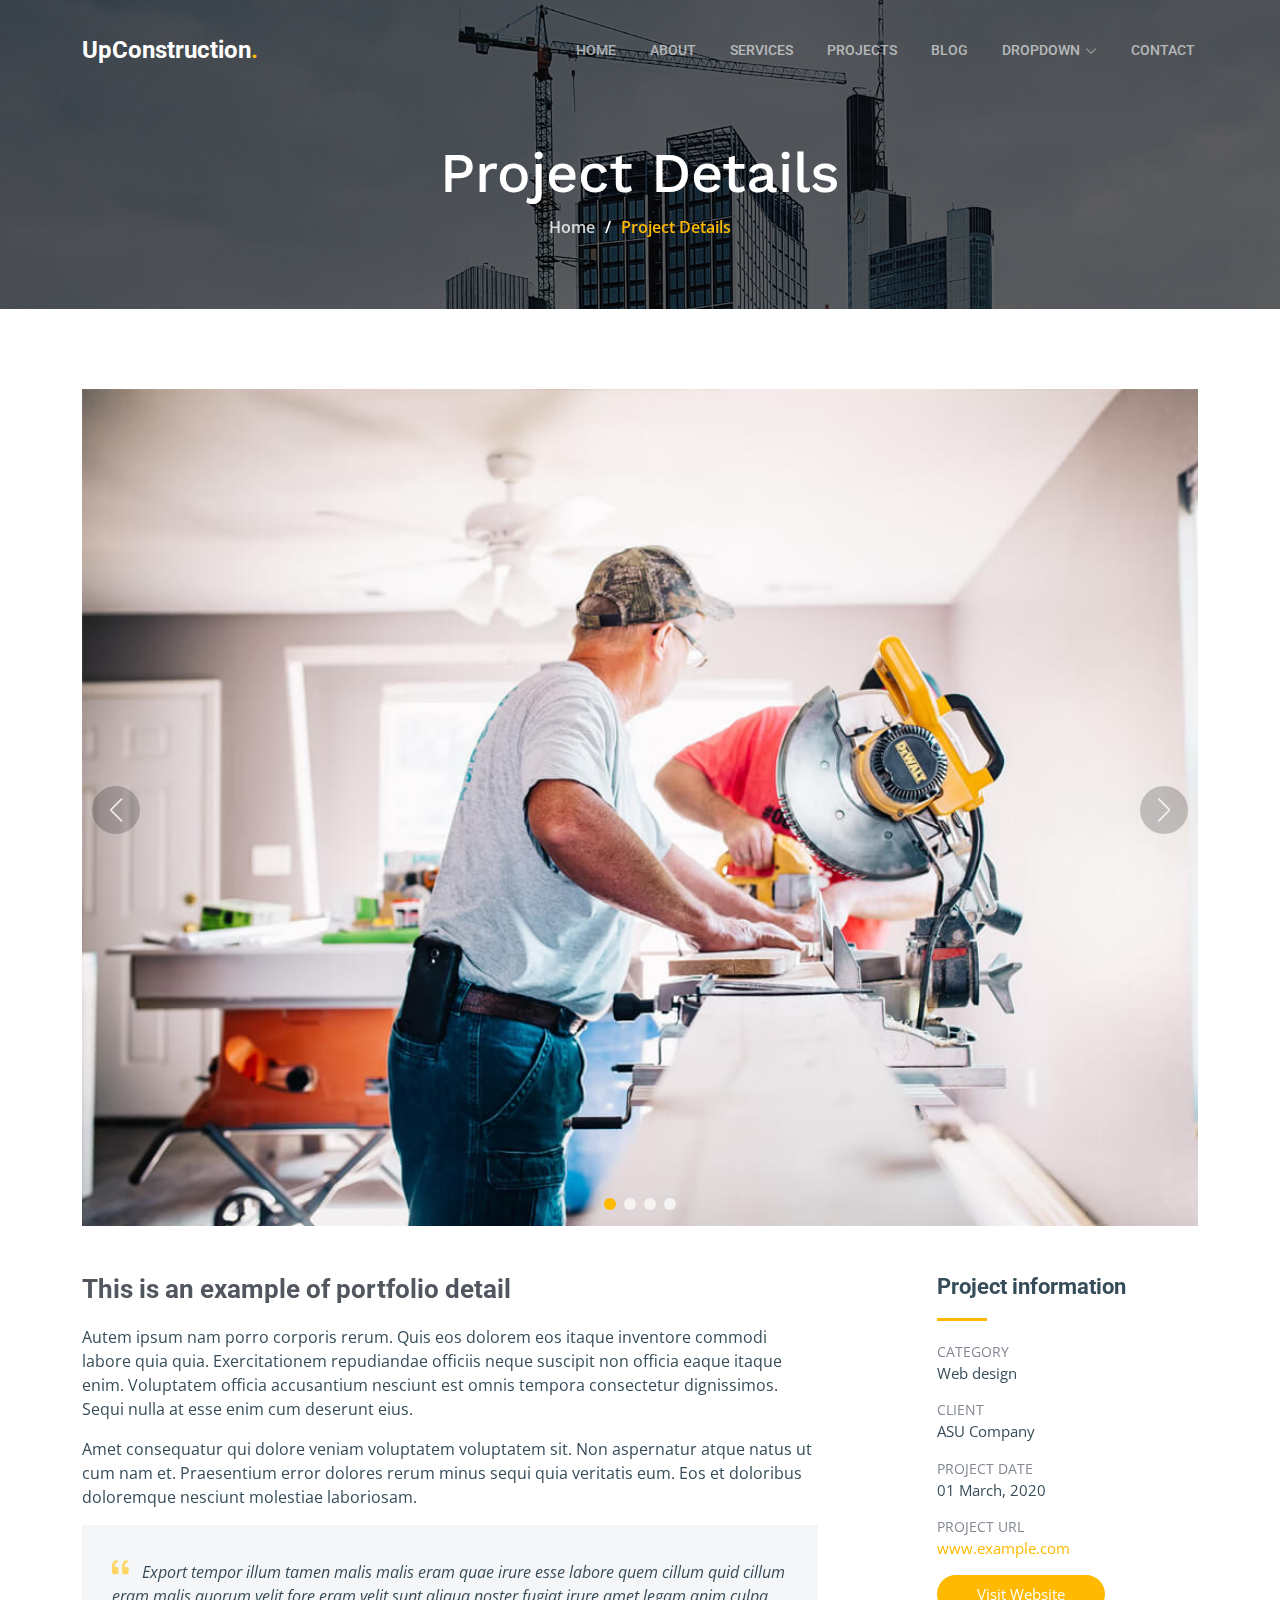
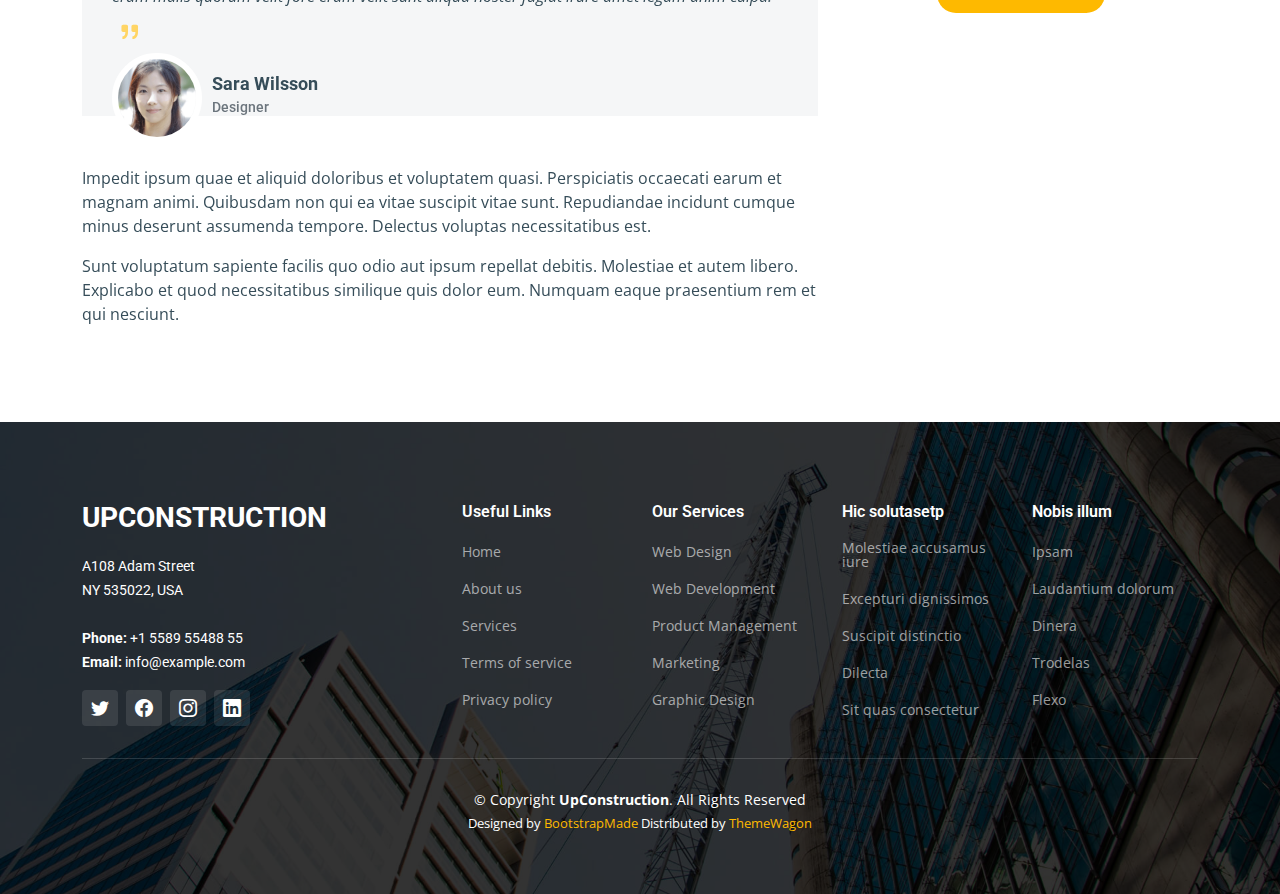
<file: project-details.html>
<!DOCTYPE html>
<html lang="en">

<head>
  <meta charset="utf-8">
  <meta content="width=device-width, initial-scale=1.0" name="viewport">

  <title>UpConstruction Bootstrap Template - Project Details</title>
  <meta content="" name="description">
  <meta content="" name="keywords">

  <!-- Favicons -->
  <link href="assets/img/favicon.png" rel="icon">
  <link href="assets/img/apple-touch-icon.png" rel="apple-touch-icon">

  <!-- Google Fonts -->
  <link rel="preconnect" href="https://fonts.googleapis.com">
  <link rel="preconnect" href="https://fonts.gstatic.com" crossorigin>
  <link
    href="https://fonts.googleapis.com/css2?family=Open+Sans:ital,wght@0,300;0,400;0,500;0,600;0,700;1,300;1,400;1,600;1,700&family=Roboto:ital,wght@0,300;0,400;0,500;0,600;0,700;1,300;1,400;1,500;1,600;1,700&family=Work+Sans:ital,wght@0,300;0,400;0,500;0,600;0,700;1,300;1,400;1,500;1,600;1,700&display=swap"
    rel="stylesheet">

  <!-- Vendor CSS Files -->
  <link href="assets/vendor/bootstrap/css/bootstrap.min.css" rel="stylesheet">
  <link href="assets/vendor/bootstrap-icons/bootstrap-icons.css" rel="stylesheet">
  <link href="assets/vendor/fontawesome-free/css/all.min.css" rel="stylesheet">
  <link href="assets/vendor/aos/aos.css" rel="stylesheet">
  <link href="assets/vendor/glightbox/css/glightbox.min.css" rel="stylesheet">
  <link href="assets/vendor/swiper/swiper-bundle.min.css" rel="stylesheet">

  <!-- Template Main CSS File -->
  <link href="assets/css/main.css" rel="stylesheet">

  <!-- =======================================================
  * Template Name: UpConstruction - v1.3.0
  * Template URL: https://bootstrapmade.com/upconstruction-bootstrap-construction-website-template/
  * Author: BootstrapMade.com
  * License: https://bootstrapmade.com/license/
  ======================================================== -->
</head>

<body>

  <!-- ======= Header ======= -->
  <header id="header" class="header d-flex align-items-center">
    <div class="container-fluid container-xl d-flex align-items-center justify-content-between">

      <a href="index.html" class="logo d-flex align-items-center">
        <!-- Uncomment the line below if you also wish to use an image logo -->
        <!-- <img src="assets/img/logo.png" alt=""> -->
        <h1>UpConstruction<span>.</span></h1>
      </a>

      <i class="mobile-nav-toggle mobile-nav-show bi bi-list"></i>
      <i class="mobile-nav-toggle mobile-nav-hide d-none bi bi-x"></i>
      <nav id="navbar" class="navbar">
        <ul>
          <li><a href="index.html">Home</a></li>
          <li><a href="about.html">About</a></li>
          <li><a href="services.html">Services</a></li>
          <li><a href="projects.html">Projects</a></li>
          <li><a href="blog.html">Blog</a></li>
          <li class="dropdown"><a href="#"><span>Dropdown</span> <i
                class="bi bi-chevron-down dropdown-indicator"></i></a>
            <ul>
              <li><a href="#">Dropdown 1</a></li>
              <li class="dropdown"><a href="#"><span>Deep Dropdown</span> <i
                    class="bi bi-chevron-down dropdown-indicator"></i></a>
                <ul>
                  <li><a href="#">Deep Dropdown 1</a></li>
                  <li><a href="#">Deep Dropdown 2</a></li>
                  <li><a href="#">Deep Dropdown 3</a></li>
                  <li><a href="#">Deep Dropdown 4</a></li>
                  <li><a href="#">Deep Dropdown 5</a></li>
                </ul>
              </li>
              <li><a href="#">Dropdown 2</a></li>
              <li><a href="#">Dropdown 3</a></li>
              <li><a href="#">Dropdown 4</a></li>
            </ul>
          </li>
          <li><a href="contact.html">Contact</a></li>
        </ul>
      </nav><!-- .navbar -->

    </div>
  </header><!-- End Header -->

  <main id="main">

    <!-- ======= Breadcrumbs ======= -->
    <div class="breadcrumbs d-flex align-items-center" style="background-image: url('assets/img/breadcrumbs-bg.jpg');">
      <div class="container position-relative d-flex flex-column align-items-center" data-aos="fade">

        <h2>Project Details</h2>
        <ol>
          <li><a href="index.html">Home</a></li>
          <li>Project Details</li>
        </ol>

      </div>
    </div><!-- End Breadcrumbs -->

    <!-- ======= Projet Details Section ======= -->
    <section id="project-details" class="project-details">
      <div class="container" data-aos="fade-up" data-aos-delay="100">

        <div class="position-relative h-100">
          <div class="slides-1 portfolio-details-slider swiper">
            <div class="swiper-wrapper align-items-center">

              <div class="swiper-slide">
                <img src="assets/img/projects/remodeling-1.jpg" alt="">
              </div>

              <div class="swiper-slide">
                <img src="assets/img/projects/construction-1.jpg" alt="">
              </div>

              <div class="swiper-slide">
                <img src="assets/img/projects/design-1.jpg" alt="">
              </div>

              <div class="swiper-slide">
                <img src="assets/img/projects/repairs-1.jpg" alt="">
              </div>

            </div>
            <div class="swiper-pagination"></div>
          </div>
          <div class="swiper-button-prev"></div>
          <div class="swiper-button-next"></div>

        </div>

        <div class="row justify-content-between gy-4 mt-4">

          <div class="col-lg-8">
            <div class="portfolio-description">
              <h2>This is an example of portfolio detail</h2>
              <p>
                Autem ipsum nam porro corporis rerum. Quis eos dolorem eos itaque inventore commodi labore quia quia.
                Exercitationem repudiandae officiis neque suscipit non officia eaque itaque enim. Voluptatem officia
                accusantium nesciunt est omnis tempora consectetur dignissimos. Sequi nulla at esse enim cum deserunt
                eius.
              </p>
              <p>
                Amet consequatur qui dolore veniam voluptatem voluptatem sit. Non aspernatur atque natus ut cum nam et.
                Praesentium error dolores rerum minus sequi quia veritatis eum. Eos et doloribus doloremque nesciunt
                molestiae laboriosam.
              </p>

              <div class="testimonial-item">
                <p>
                  <i class="bi bi-quote quote-icon-left"></i>
                  Export tempor illum tamen malis malis eram quae irure esse labore quem cillum quid cillum eram malis
                  quorum velit fore eram velit sunt aliqua noster fugiat irure amet legam anim culpa.
                  <i class="bi bi-quote quote-icon-right"></i>
                </p>
                <div>
                  <img src="assets/img/testimonials/testimonials-2.jpg" class="testimonial-img" alt="">
                  <h3>Sara Wilsson</h3>
                  <h4>Designer</h4>
                </div>
              </div>

              <p>
                Impedit ipsum quae et aliquid doloribus et voluptatem quasi. Perspiciatis occaecati earum et magnam
                animi. Quibusdam non qui ea vitae suscipit vitae sunt. Repudiandae incidunt cumque minus deserunt
                assumenda tempore. Delectus voluptas necessitatibus est.

              <p>
                Sunt voluptatum sapiente facilis quo odio aut ipsum repellat debitis. Molestiae et autem libero.
                Explicabo et quod necessitatibus similique quis dolor eum. Numquam eaque praesentium rem et qui
                nesciunt.
              </p>

            </div>
          </div>

          <div class="col-lg-3">
            <div class="portfolio-info">
              <h3>Project information</h3>
              <ul>
                <li><strong>Category</strong> <span>Web design</span></li>
                <li><strong>Client</strong> <span>ASU Company</span></li>
                <li><strong>Project date</strong> <span>01 March, 2020</span></li>
                <li><strong>Project URL</strong> <a href="#">www.example.com</a></li>
                <li><a href="#" class="btn-visit align-self-start">Visit Website</a></li>
              </ul>
            </div>
          </div>

        </div>

      </div>
    </section><!-- End Projet Details Section -->

  </main><!-- End #main -->

  <!-- ======= Footer ======= -->
  <footer id="footer" class="footer">

    <div class="footer-content position-relative">
      <div class="container">
        <div class="row">

          <div class="col-lg-4 col-md-6">
            <div class="footer-info">
              <h3>UpConstruction</h3>
              <p>
                A108 Adam Street <br>
                NY 535022, USA<br><br>
                <strong>Phone:</strong> +1 5589 55488 55<br>
                <strong>Email:</strong> info@example.com<br>
              </p>
              <div class="social-links d-flex mt-3">
                <a href="#" class="d-flex align-items-center justify-content-center"><i class="bi bi-twitter"></i></a>
                <a href="#" class="d-flex align-items-center justify-content-center"><i class="bi bi-facebook"></i></a>
                <a href="#" class="d-flex align-items-center justify-content-center"><i class="bi bi-instagram"></i></a>
                <a href="#" class="d-flex align-items-center justify-content-center"><i class="bi bi-linkedin"></i></a>
              </div>
            </div>
          </div><!-- End footer info column-->

          <div class="col-lg-2 col-md-3 footer-links">
            <h4>Useful Links</h4>
            <ul>
              <li><a href="#">Home</a></li>
              <li><a href="#">About us</a></li>
              <li><a href="#">Services</a></li>
              <li><a href="#">Terms of service</a></li>
              <li><a href="#">Privacy policy</a></li>
            </ul>
          </div><!-- End footer links column-->

          <div class="col-lg-2 col-md-3 footer-links">
            <h4>Our Services</h4>
            <ul>
              <li><a href="#">Web Design</a></li>
              <li><a href="#">Web Development</a></li>
              <li><a href="#">Product Management</a></li>
              <li><a href="#">Marketing</a></li>
              <li><a href="#">Graphic Design</a></li>
            </ul>
          </div><!-- End footer links column-->

          <div class="col-lg-2 col-md-3 footer-links">
            <h4>Hic solutasetp</h4>
            <ul>
              <li><a href="#">Molestiae accusamus iure</a></li>
              <li><a href="#">Excepturi dignissimos</a></li>
              <li><a href="#">Suscipit distinctio</a></li>
              <li><a href="#">Dilecta</a></li>
              <li><a href="#">Sit quas consectetur</a></li>
            </ul>
          </div><!-- End footer links column-->

          <div class="col-lg-2 col-md-3 footer-links">
            <h4>Nobis illum</h4>
            <ul>
              <li><a href="#">Ipsam</a></li>
              <li><a href="#">Laudantium dolorum</a></li>
              <li><a href="#">Dinera</a></li>
              <li><a href="#">Trodelas</a></li>
              <li><a href="#">Flexo</a></li>
            </ul>
          </div><!-- End footer links column-->

        </div>
      </div>
    </div>

    <div class="footer-legal text-center position-relative">
      <div class="container">
        <div class="copyright">
          &copy; Copyright <strong><span>UpConstruction</span></strong>. All Rights Reserved
        </div>
        <div class="credits">
          <!-- All the links in the footer should remain intact. -->
          <!-- You can delete the links only if you purchased the pro version. -->
          <!-- Licensing information: https://bootstrapmade.com/license/ -->
          <!-- Purchase the pro version with working PHP/AJAX contact form: https://bootstrapmade.com/upconstruction-bootstrap-construction-website-template/ -->
          Designed by <a href="https://bootstrapmade.com/">BootstrapMade</a> Distributed by <a
            href="https://themewagon.com">ThemeWagon</a>
        </div>
      </div>
    </div>

  </footer>
  <!-- End Footer -->

  <a href="#" class="scroll-top d-flex align-items-center justify-content-center"><i
      class="bi bi-arrow-up-short"></i></a>

  <div id="preloader"></div>

  <!-- Vendor JS Files -->
  <script src="assets/vendor/bootstrap/js/bootstrap.bundle.min.js"></script>
  <script src="assets/vendor/aos/aos.js"></script>
  <script src="assets/vendor/glightbox/js/glightbox.min.js"></script>
  <script src="assets/vendor/isotope-layout/isotope.pkgd.min.js"></script>
  <script src="assets/vendor/swiper/swiper-bundle.min.js"></script>
  <script src="assets/vendor/purecounter/purecounter_vanilla.js"></script>
  <script src="assets/vendor/php-email-form/validate.js"></script>

  <!-- Template Main JS File -->
  <script src="assets/js/main.js"></script>

</body>

</html>
</file>
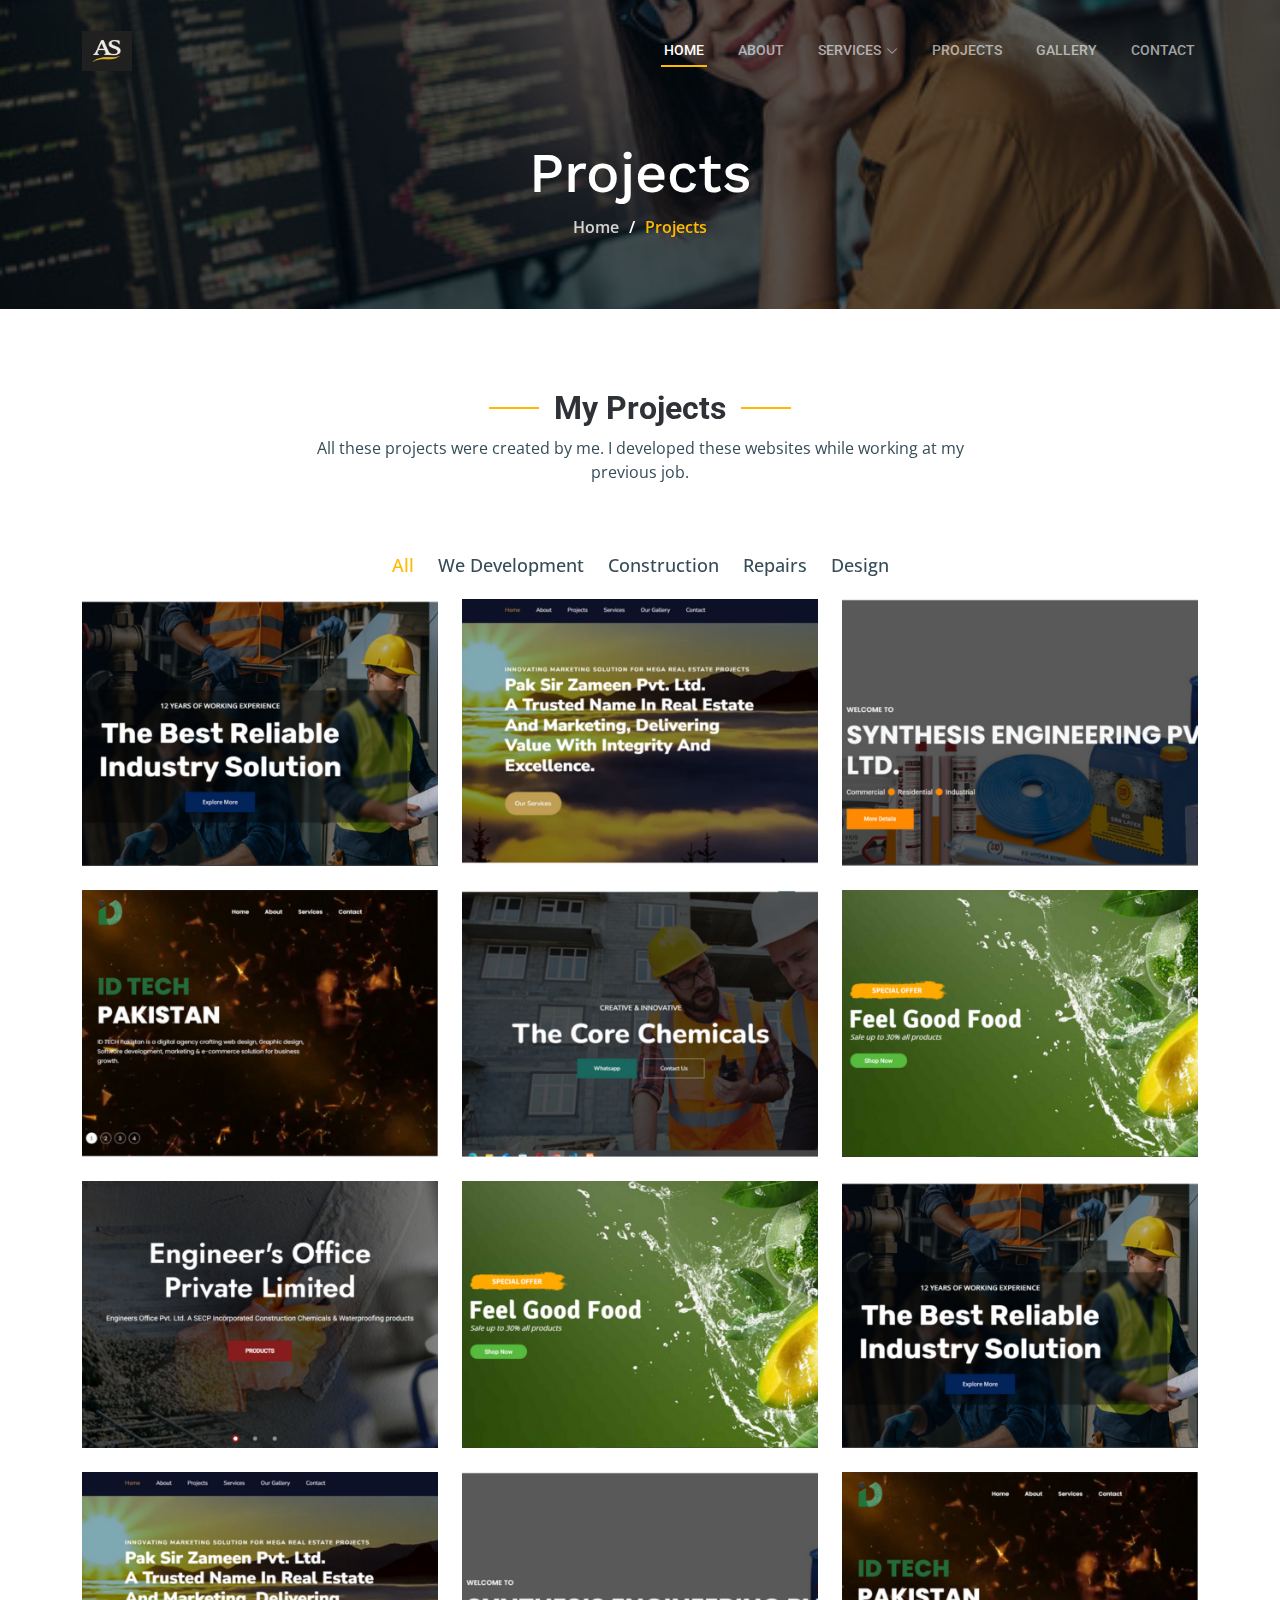
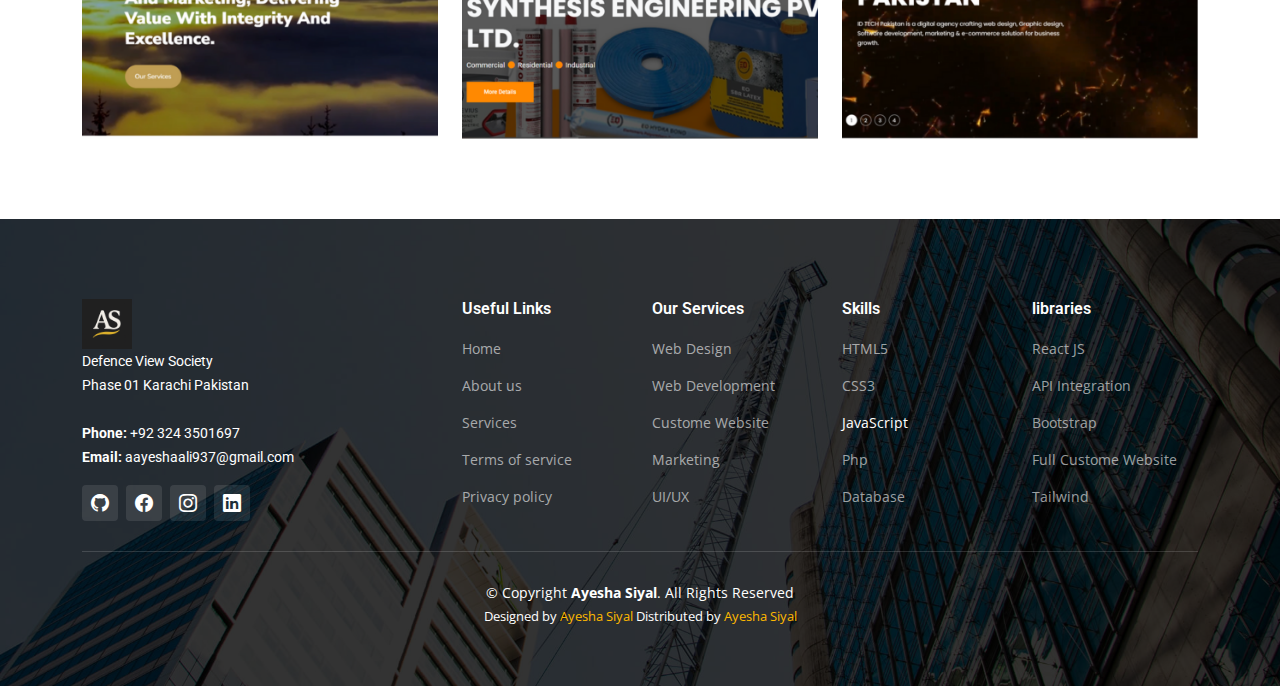
<file: projects.html>
<!DOCTYPE html>
<html lang="en">

<head>
  <meta charset="utf-8">
  <meta content="width=device-width, initial-scale=1.0" name="viewport">

 
  <title>My Portfolio</title>
  <meta content="" name="description">
  <meta content="" name="keywords">

  <!-- Favicons -->
  <link href="assets/img/logo.png" rel="icon">
  <link href="assets/img/apple-touch-icon.png" rel="apple-touch-icon">

  <!-- Google Fonts -->
  <link rel="preconnect" href="https://fonts.googleapis.com">
  <link rel="preconnect" href="https://fonts.gstatic.com" crossorigin>
  <link
    href="https://fonts.googleapis.com/css2?family=Open+Sans:ital,wght@0,300;0,400;0,500;0,600;0,700;1,300;1,400;1,600;1,700&family=Roboto:ital,wght@0,300;0,400;0,500;0,600;0,700;1,300;1,400;1,500;1,600;1,700&family=Work+Sans:ital,wght@0,300;0,400;0,500;0,600;0,700;1,300;1,400;1,500;1,600;1,700&display=swap"
    rel="stylesheet">

  <!-- Vendor CSS Files -->
  <link href="assets/vendor/bootstrap/css/bootstrap.min.css" rel="stylesheet">
  <link href="assets/vendor/bootstrap-icons/bootstrap-icons.css" rel="stylesheet">
  <link href="assets/vendor/fontawesome-free/css/all.min.css" rel="stylesheet">
  <link href="assets/vendor/aos/aos.css" rel="stylesheet">
  <link href="assets/vendor/glightbox/css/glightbox.min.css" rel="stylesheet">
  <link href="assets/vendor/swiper/swiper-bundle.min.css" rel="stylesheet">

  <!-- Template Main CSS File -->
  <link href="assets/css/main.css" rel="stylesheet">

  <!-- =======================================================
  * Template Name: UpConstruction - v1.3.0
  * Template URL: https://bootstrapmade.com/upconstruction-bootstrap-construction-website-template/
  * Author: BootstrapMade.com
  * License: https://bootstrapmade.com/license/
  ======================================================== -->
</head>

<body>

  <!-- ======= Header ======= -->
  <header id="header" class="header d-flex align-items-center">
    <div class="container-fluid container-xl d-flex align-items-center justify-content-between">

      <a href="index.html" class="logo d-flex align-items-center">
        <!-- Uncomment the line below if you also wish to use an image logo -->
        <!-- <img src="assets/img/logo.png" alt=""> -->
        <img src="./assets/img/logo.png" width="50" alt="">
      </a>

      <i class="mobile-nav-toggle mobile-nav-show bi bi-list"></i>
      <i class="mobile-nav-toggle mobile-nav-hide d-none bi bi-x"></i>
      <nav id="navbar" class="navbar">
        <ul>
          <li><a href="index.html" class="active">Home</a></li>
          <li><a href="about.html">About</a></li>
          <li class="dropdown"><a href="services.html"><span>Services</span> <i
            class="bi bi-chevron-down dropdown-indicator"></i></a>
        <ul>
          <li><a href="htmlcss.html">HTML & CSS</a></li>
          <li class="dropdown"><a href="project-details.html"><span>REACT WITH TOOLS</span> <i
                class="bi bi-chevron-down dropdown-indicator"></i></a>
            <ul>
              <li><a href=""></a></li>
              <li><a href="API.html">API INTEGRATION</a></li>
              <li><a href="Hooks.html">REACT HOOKS</a></li>
              <li><a href="COTEXT_API.html">CONTEXT API</a></li>
              <li><a href="Redux.html">REDUX</a></li>
            </ul>
          </li>
          <li><a href="javascript.html">JAVASCRIPT</a></li>
          <li><a href="phpdatabase.html">PHP & DATABASE</a></li>
          <li><a href="#">LIBRARIES</a></li>
        </ul>
      </li> 
          <li><a href="projects.html">Projects</a></li>
          <li><a href="Gallery.html">Gallery</a></li> 
          <li><a href="contact.html">Contact</a></li>
        </ul>
      </nav><!-- .navbar -->

    </div>
  </header><!-- End Header -->

  <main id="main">

    <!-- ======= Breadcrumbs ======= -->
    <div class="breadcrumbs d-flex align-items-center" style="background-image: url('assets/img/slider_one.jpg');">
      <div class="container position-relative d-flex flex-column align-items-center" data-aos="fade">

        <h2>Projects</h2>
        <ol>
          <li><a href="index.html">Home</a></li>
          <li>Projects</li>
        </ol>

      </div>
    </div><!-- End Breadcrumbs -->

    <!-- ======= Our Projects Section ======= -->
    <section id="projects" class="projects">
      <div class="container" data-aos="fade-up">

        <div class="section-header">
          <h2>My Projects</h2>
          <p>All these projects were created by me. I developed these websites while working at my previous job.
          </p>
        </div>

        <div class="portfolio-isotope" data-portfolio-filter="*" data-portfolio-layout="masonry"
          data-portfolio-sort="original-order">

          <ul class="portfolio-flters" data-aos="fade-up" data-aos-delay="100">
            <li data-filter="*" class="filter-active">All</li>
            <li data-filter=".web-development">We Development</li>
            <li data-filter=".filter-construction">Construction</li>
            <li data-filter=".filter-repairs">Repairs</li>
            <li data-filter=".filter-design">Design</li>
          </ul><!-- End Projects Filters -->

          <div class="row gy-4 portfolio-container" data-aos="fade-up" data-aos-delay="200">

            <div class="col-lg-4 col-md-6 portfolio-item web-development">
              <div class="portfolio-content h-100 bg">
                <img src="assets/img/project-one.png" class="img-fluid" alt="">
                <div class="portfolio-info">
                  <h4>Remodeling 1</h4>
                  <p>Lorem ipsum, dolor sit amet consectetur</p>
                  <a href="assets/img/project-one.png" title="Remodeling 1"
                    data-gallery="portfolio-gallery-remodeling" class="glightbox preview-link"><i
                      class="bi bi-zoom-in"></i></a>
                  <a href="https://thecore.pk/" title="More Details" class="details-link"><i
                      class="bi bi-link-45deg"></i></a>
                </div>
              </div>
            </div><!-- End Projects Item -->

            <div class="col-lg-4 col-md-6 portfolio-item filter-construction" >
              <div class="portfolio-content h-100">
                <img src="assets/img/project-two.png" class="img-fluid" alt="">
                <div class="portfolio-info">
                  <h4>Construction 1</h4>
                  <p>Lorem ipsum, dolor sit amet consectetur</p>
                  <a href="assets/img/project-two.PNG" title="Construction 1"
                    data-gallery="portfolio-gallery-construction" class="glightbox preview-link"><i
                      class="bi bi-zoom-in"></i></a>
                  <a href="https://pszmarketing.pk/" title="More Details" class="details-link"><i
                      class="bi bi-link-45deg"></i></a>
                </div>
              </div>
            </div><!-- End Projects Item -->

            <div class="col-lg-4 col-md-6 portfolio-item filter-repairs">
              <div class="portfolio-content h-100">
                <img src="assets/img/project-three.png" class="img-fluid" alt="">
                <div class="portfolio-info">
                  <h4>Repairs 1</h4>
                  <p>Lorem ipsum, dolor sit amet consectetur</p>
                  <a href="assets/img/project-three.PNG" title="Repairs 1" data-gallery="portfolio-gallery-repairs"
                    class="glightbox preview-link"><i class="bi bi-zoom-in"></i></a>
                  <a href="https://www.syneng.pk/" title="More Details" class="details-link"><i
                      class="bi bi-link-45deg"></i></a>
                </div>
              </div>
            </div><!-- End Projects Item -->

             <div class="col-lg-4 col-md-6 portfolio-item web-development">
              <div class="portfolio-content h-100">
                <img src="assets/img/project-seven.png" class="img-fluid" alt="">
                <div class="portfolio-info">
                  <h4>Remodeling 2</h4>
                  <p>Lorem ipsum, dolor sit amet consectetur</p>
                  <a href="assets/img/project-seven.PNG" title="Remodeling 2"
                    data-gallery="portfolio-gallery-remodeling" class="glightbox preview-link"><i
                      class="bi bi-zoom-in"></i></a>
                  <a href="https://idtechpakistan.com/" title="More Details" class="details-link"><i
                      class="bi bi-link-45deg"></i></a>
                </div>
              </div>
            </div><!-- End Projects Item -->


        <div class="col-lg-4 col-md-6 portfolio-item filter-design">
              <div class="portfolio-content h-100">
                <img src="assets/img/project-four.png" class="img-fluid" alt="">
                <div class="portfolio-info">
                  <h4>Design 1</h4>
                  <p>Lorem ipsum, dolor sit amet consectetur</p>
                  <a href="assets/img/project-four.PNG" title="Repairs 1" data-gallery="portfolio-gallery-book"
                    class="glightbox preview-link"><i class="bi bi-zoom-in"></i></a>
                  <a href="https://thecorechem.com/" title="More Details" class="details-link"><i
                      class="bi bi-link-45deg"></i></a>
                </div>
              </div>
            </div>

           <!-- End Projects Item -->

            <div class="col-lg-4 col-md-6 portfolio-item filter-construction">
              <div class="portfolio-content h-100">
                <img src="assets/img/project-nine.png" class="img-fluid" alt="">
                <div class="portfolio-info">
                  <h4>Construction 2</h4>
                  <p>Lorem ipsum, dolor sit amet consectetur</p>
                  <a href="assets/img/project-nine.PNG" title="Construction 2"
                    data-gallery="portfolio-gallery-construction" class="glightbox preview-link"><i
                      class="bi bi-zoom-in"></i></a>
                  <a href="https://idtechpakistan.com/" title="More Details" class="details-link"><i
                      class="bi bi-link-45deg"></i></a>
                </div>
              </div>
            </div><!-- End Projects Item -->

            <div class="col-lg-4 col-md-6 portfolio-item filter-repairs">
              <div class="portfolio-content h-100">
                <img src="assets/img/project-eight.png" class="img-fluid" alt="">
                <div class="portfolio-info">
                  <h4>Repairs 2</h4>
                  <p>Lorem ipsum, dolor sit amet consectetur</p>
                  <a href="assets/img/project-eight.PNG" title="Repairs 2" data-gallery="portfolio-gallery-repairs"
                    class="glightbox preview-link"><i class="bi bi-zoom-in"></i></a>
                  <a href="https://engineersoffice.pk/" title="More Details" class="details-link"><i
                      class="bi bi-link-45deg"></i></a>
                </div>
              </div>
            </div><!-- End Projects Item -->

            <div class="col-lg-4 col-md-6 portfolio-item filter-design">
              <div class="portfolio-content h-100">
                <img src="assets/img/project-nine.png" class="img-fluid" alt="">
                <div class="portfolio-info">
                  <h4>Design 2</h4>
                  <p>Lorem ipsum, dolor sit amet consectetur</p>
                  <a href="assets/img/project-nine.PNG" title="Repairs 2" data-gallery="portfolio-gallery-book"
                    class="glightbox preview-link"><i class="bi bi-zoom-in"></i></a>
                  <a href="https://heartstrings.pk/" title="More Details" class="details-link"><i
                      class="bi bi-link-45deg"></i></a>
                </div>
              </div>
            </div><!-- End Projects Item -->

             <div class="col-lg-4 col-md-6 portfolio-item web-development">
              <div class="portfolio-content h-100">
                <img src="assets/img/project-one.png" class="img-fluid" alt="">
                <div class="portfolio-info">
                  <h4>Remodeling 1</h4>
                  <p>Lorem ipsum, dolor sit amet consectetur</p>
                  <a href="assets/img/project-one.PNG" title="Remodeling 1"
                    data-gallery="portfolio-gallery-remodeling" class="glightbox preview-link"><i
                      class="bi bi-zoom-in"></i></a>
                  <a href="https://thecore.pk/" title="More Details" class="details-link"><i
                      class="bi bi-link-45deg"></i></a>
                </div>
              </div>
            </div><!-- End Projects Item -->

            <div class="col-lg-4 col-md-6 portfolio-item filter-construction">
              <div class="portfolio-content h-100">
                <img src="assets/img/project-two.png" class="img-fluid" alt="">
                <div class="portfolio-info">
                  <h4>Construction 1</h4>
                  <p>Lorem ipsum, dolor sit amet consectetur</p>
                  <a href="assets/img/project-two.PNG" title="Construction 1"
                    data-gallery="portfolio-gallery-construction" class="glightbox preview-link"><i
                      class="bi bi-zoom-in"></i></a>
                  <a href="https://pszmarketing.pk/" title="More Details" class="details-link"><i
                      class="bi bi-link-45deg"></i></a>
                </div>
              </div>
            </div><!-- End Projects Item -->

            <div class="col-lg-4 col-md-6 portfolio-item filter-repairs">
              <div class="portfolio-content h-100">
                <img src="assets/img/project-three.png" class="img-fluid" alt="">
                <div class="portfolio-info">
                  <h4>Repairs 1</h4>
                  <p>Lorem ipsum, dolor sit amet consectetur</p>
                  <a href="assets/img/project-three.PNG" title="Repairs 1" data-gallery="portfolio-gallery-repairs"
                    class="glightbox preview-link"><i class="bi bi-zoom-in"></i></a>
                  <a href="https://www.syneng.pk/" title="More Details" class="details-link"><i
                      class="bi bi-link-45deg"></i></a>
                </div>
              </div>
            </div><!-- End Projects Item -->

             <div class="col-lg-4 col-md-6 portfolio-item web-development">
              <div class="portfolio-content h-100">
                <img src="assets/img/project-seven.png" class="img-fluid" alt="">
                <div class="portfolio-info">
                  <h4>Remodeling 2</h4>
                  <p>Lorem ipsum, dolor sit amet consectetur</p>
                  <a href="assets/img/project-seven.PNG" title="Remodeling 2"
                    data-gallery="portfolio-gallery-remodeling" class="glightbox preview-link"><i
                      class="bi bi-zoom-in"></i></a>
                  <a href="https://idtechpakistan.com/" title="More Details" class="details-link"><i
                      class="bi bi-link-45deg"></i></a>
                </div>
              </div>
            </div><!-- End Projects Item -->
          </div><!-- End Projects Container -->

        </div>

      </div>
    </section>
    <!-- End Our Projects Section -->

  </main><!-- End #main -->

  <!-- ======= Footer ======= -->
  <footer id="footer" class="footer">

    <div class="footer-content position-relative">
      <div class="container">
        <div class="row">

          <div class="col-lg-4 col-md-6">
            <div class="footer-info">
              <img src="./assets/img/logo.png" width="50" alt="">
              <p>
                Defence View Society <br>
                 Phase 01 Karachi Pakistan<br><br>
                <strong>Phone:</strong> +92 324 3501697<br>
                <strong>Email:</strong> aayeshaali937@gmail.com<br>
              </p>
              <div class="social-links d-flex mt-3">
                <a href="https://github.com/AyeshaSiyal28" class="d-flex align-items-center justify-content-center"><i class="bi bi-github"></i></a>
                <a href="https://www.facebook.com/share/1QN5UShnhm/" class="d-flex align-items-center justify-content-center"><i class="bi bi-facebook"></i></a>
                <a href="https://www.instagram.com/ayesha.k2021?igsh=YjExY2hncWVqeWhl" class="d-flex align-items-center justify-content-center"><i class="bi bi-instagram"></i></a>
                <a href="https://www.linkedin.com/in/ayeshasiyal11028?utm_source=share&utm_campaign=share_via&utm_content=profile&utm_medium=android_app" class="d-flex align-items-center justify-content-center"><i class="bi bi-linkedin"></i></a>
              </div>
            </div>
          </div><!-- End footer info column-->

          <div class="col-lg-2 col-md-3 footer-links">
            <h4>Useful Links</h4>
            <ul>
              <li><a href="index.html">Home</a></li>
              <li><a href="about.html">About us</a></li>
              <li><a href="services.html">Services</a></li>
              <li><a href="service-details.html">Terms of service</a></li>
              <li><a href="#">Privacy policy</a></li>
            </ul>
          </div><!-- End footer links column-->

          <div class="col-lg-2 col-md-3 footer-links">
            <h4>Our Services</h4>
            <ul>
              <li><a href="#">Web Design</a></li>
              <li><a href="#">Web Development</a></li>
              <li><a href="#">Custome Website</a></li>
              <li><a href="#">Marketing</a></li>
              <li><a href="#">UI/UX</a></li>
            </ul>
          </div><!-- End footer links column-->

          <div class="col-lg-2 col-md-3 footer-links">
            <h4>Skills</h4>
            <ul>
              <li><a href="#">HTML5</a></li>
              <li><a href="#">CSS3</a></li>
              <li><a href="#"></a>JavaScript</li>
              <li><a href="#">Php</a></li>
              <li><a href="#">Database</a></li>
            </ul>
          </div><!-- End footer links column-->

          <div class="col-lg-2 col-md-3 footer-links">
            <h4>libraries</h4>
            <ul>
              <li><a href="#">React JS</a></li>
              <li><a href="#">API Integration</a></li>
              <li><a href="#">Bootstrap</a></li>
              <li><a href="#">Full Custome Website</a></li>
              <li><a href="#">Tailwind</a></li>
            </ul>
          </div><!-- End footer links column-->

        </div>
      </div>
    </div>

    <div class="footer-legal text-center position-relative">
      <div class="container">
        <div class="copyright">
          &copy; Copyright <strong><span>Ayesha Siyal</span></strong>. All Rights Reserved
        </div>
        <div class="credits">
          <!-- All the links in the footer should remain intact. -->
          <!-- You can delete the links only if you purchased the pro version. -->
          <!-- Licensing information: https://bootstrapmade.com/license/ -->
          <!-- Purchase the pro version with working PHP/AJAX contact form: https://bootstrapmade.com/upconstruction-bootstrap-construction-website-template/ -->
          Designed by <a href="https://bootstrapmade.com/">Ayesha Siyal</a> Distributed by <a
            href="#">Ayesha Siyal</a>
        </div>
      </div>
    </div>

  </footer>
  <!-- End Footer -->

  <a href="#" class="scroll-top d-flex align-items-center justify-content-center"><i
      class="bi bi-arrow-up-short"></i></a>

  <div id="preloader"></div>

  <!-- Vendor JS Files -->
  <script src="assets/vendor/bootstrap/js/bootstrap.bundle.min.js"></script>
  <script src="assets/vendor/aos/aos.js"></script>
  <script src="assets/vendor/glightbox/js/glightbox.min.js"></script>
  <script src="assets/vendor/isotope-layout/isotope.pkgd.min.js"></script>
  <script src="assets/vendor/swiper/swiper-bundle.min.js"></script>
  <script src="assets/vendor/purecounter/purecounter_vanilla.js"></script>
  <script src="assets/vendor/php-email-form/validate.js"></script>

  <!-- Template Main JS File -->
  <script src="assets/js/main.js"></script>

</body>

</html>
</file>
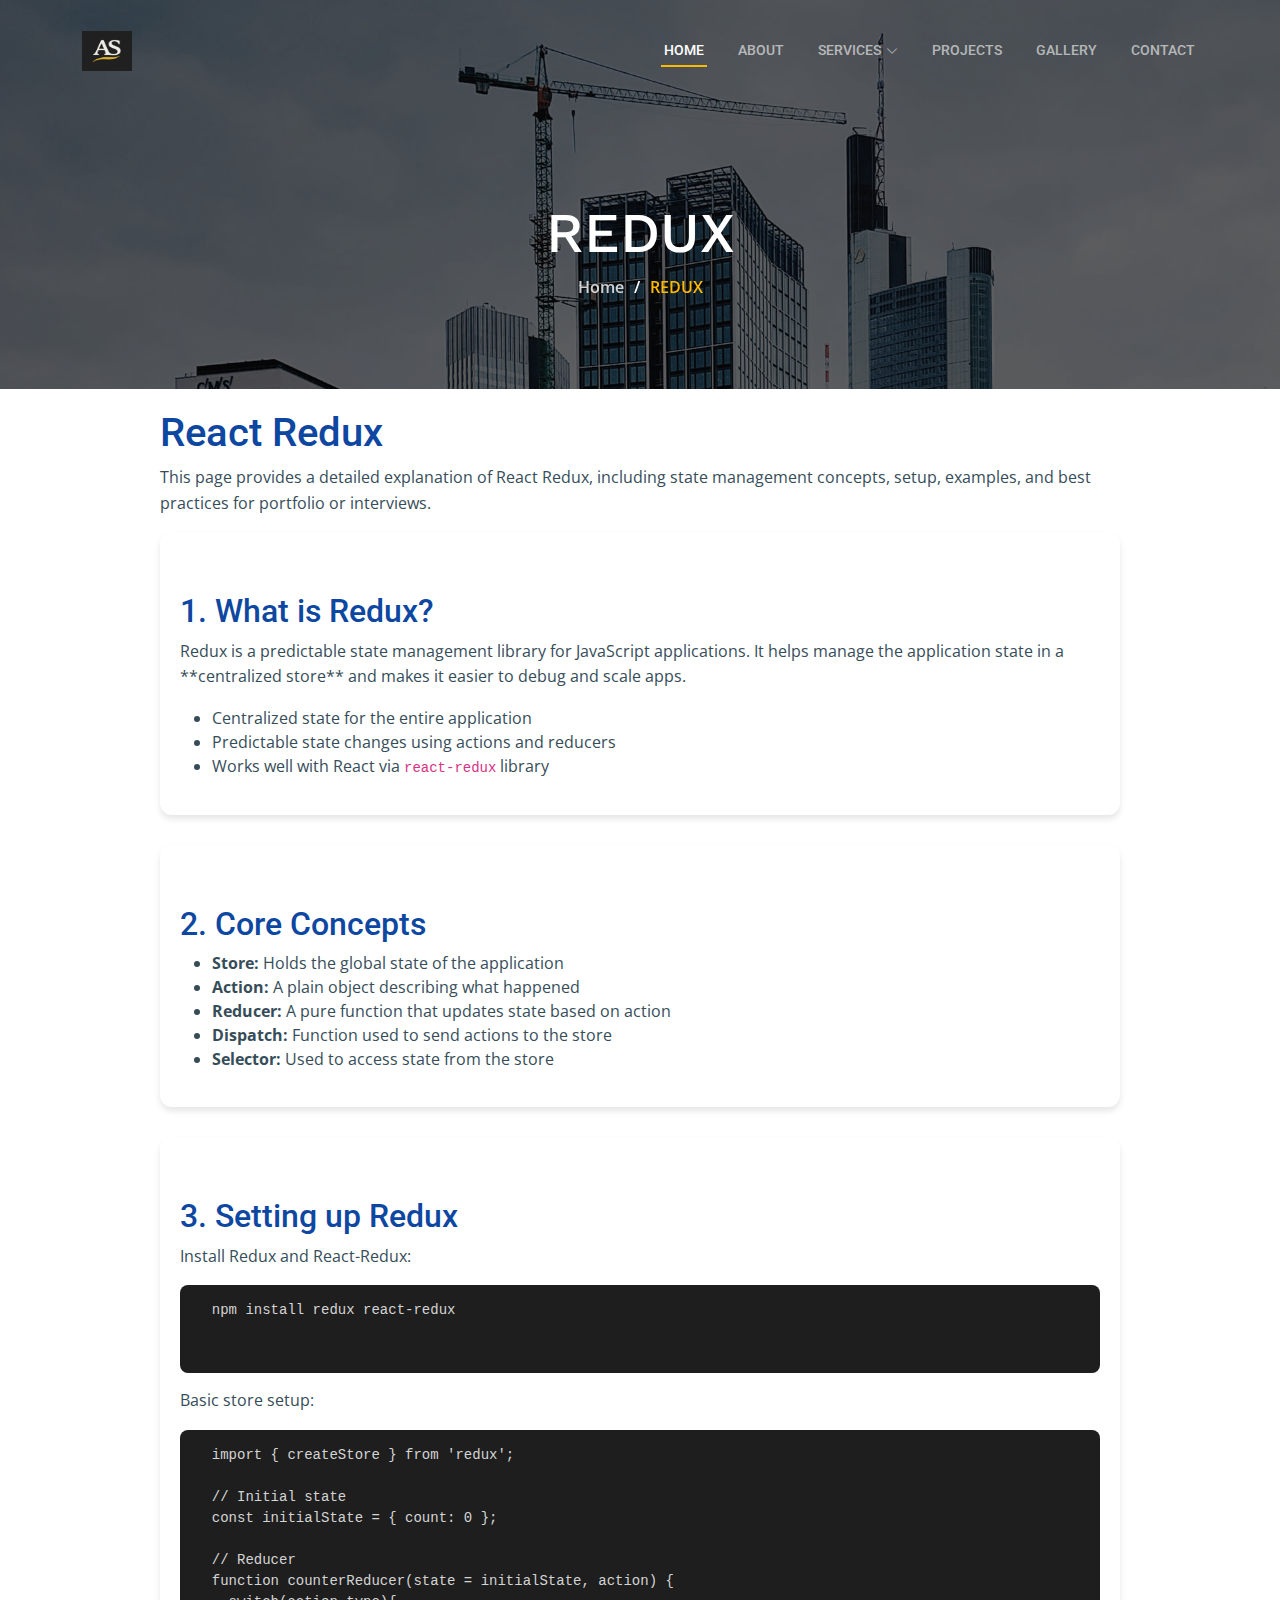
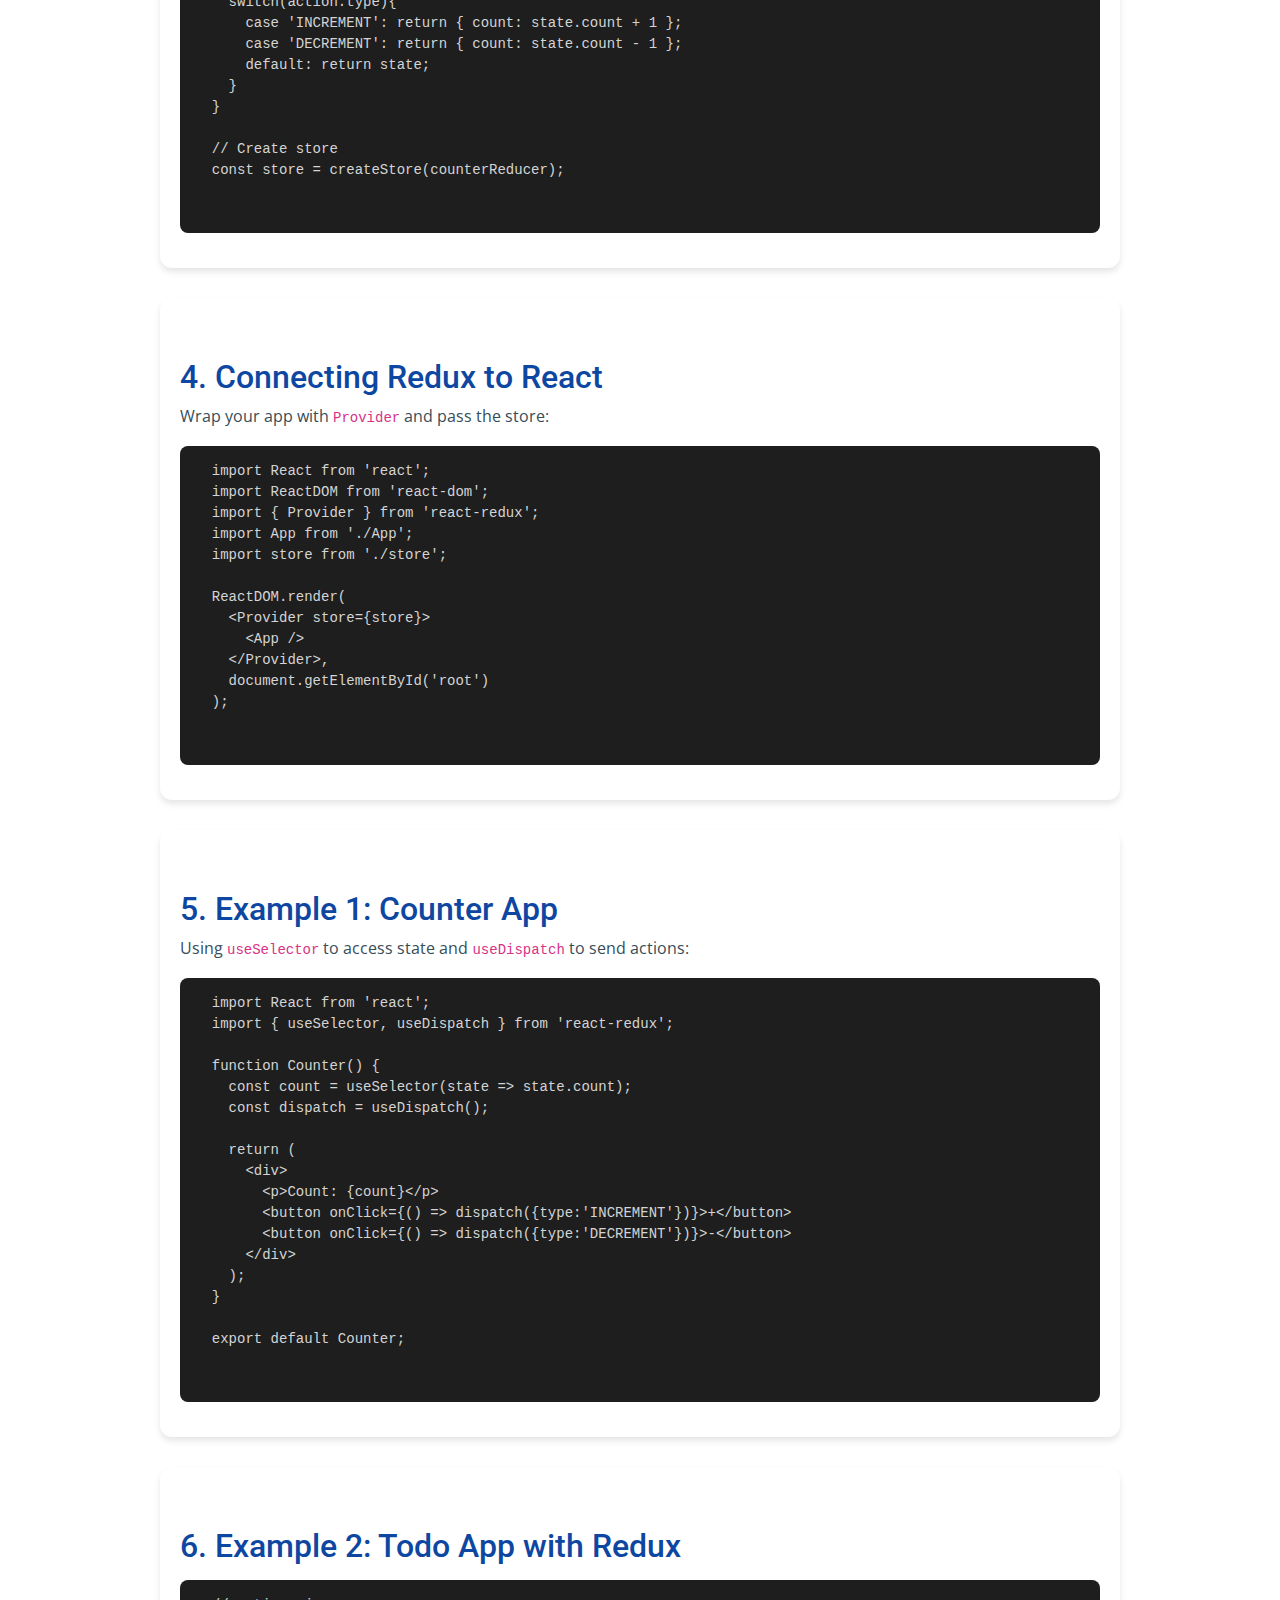
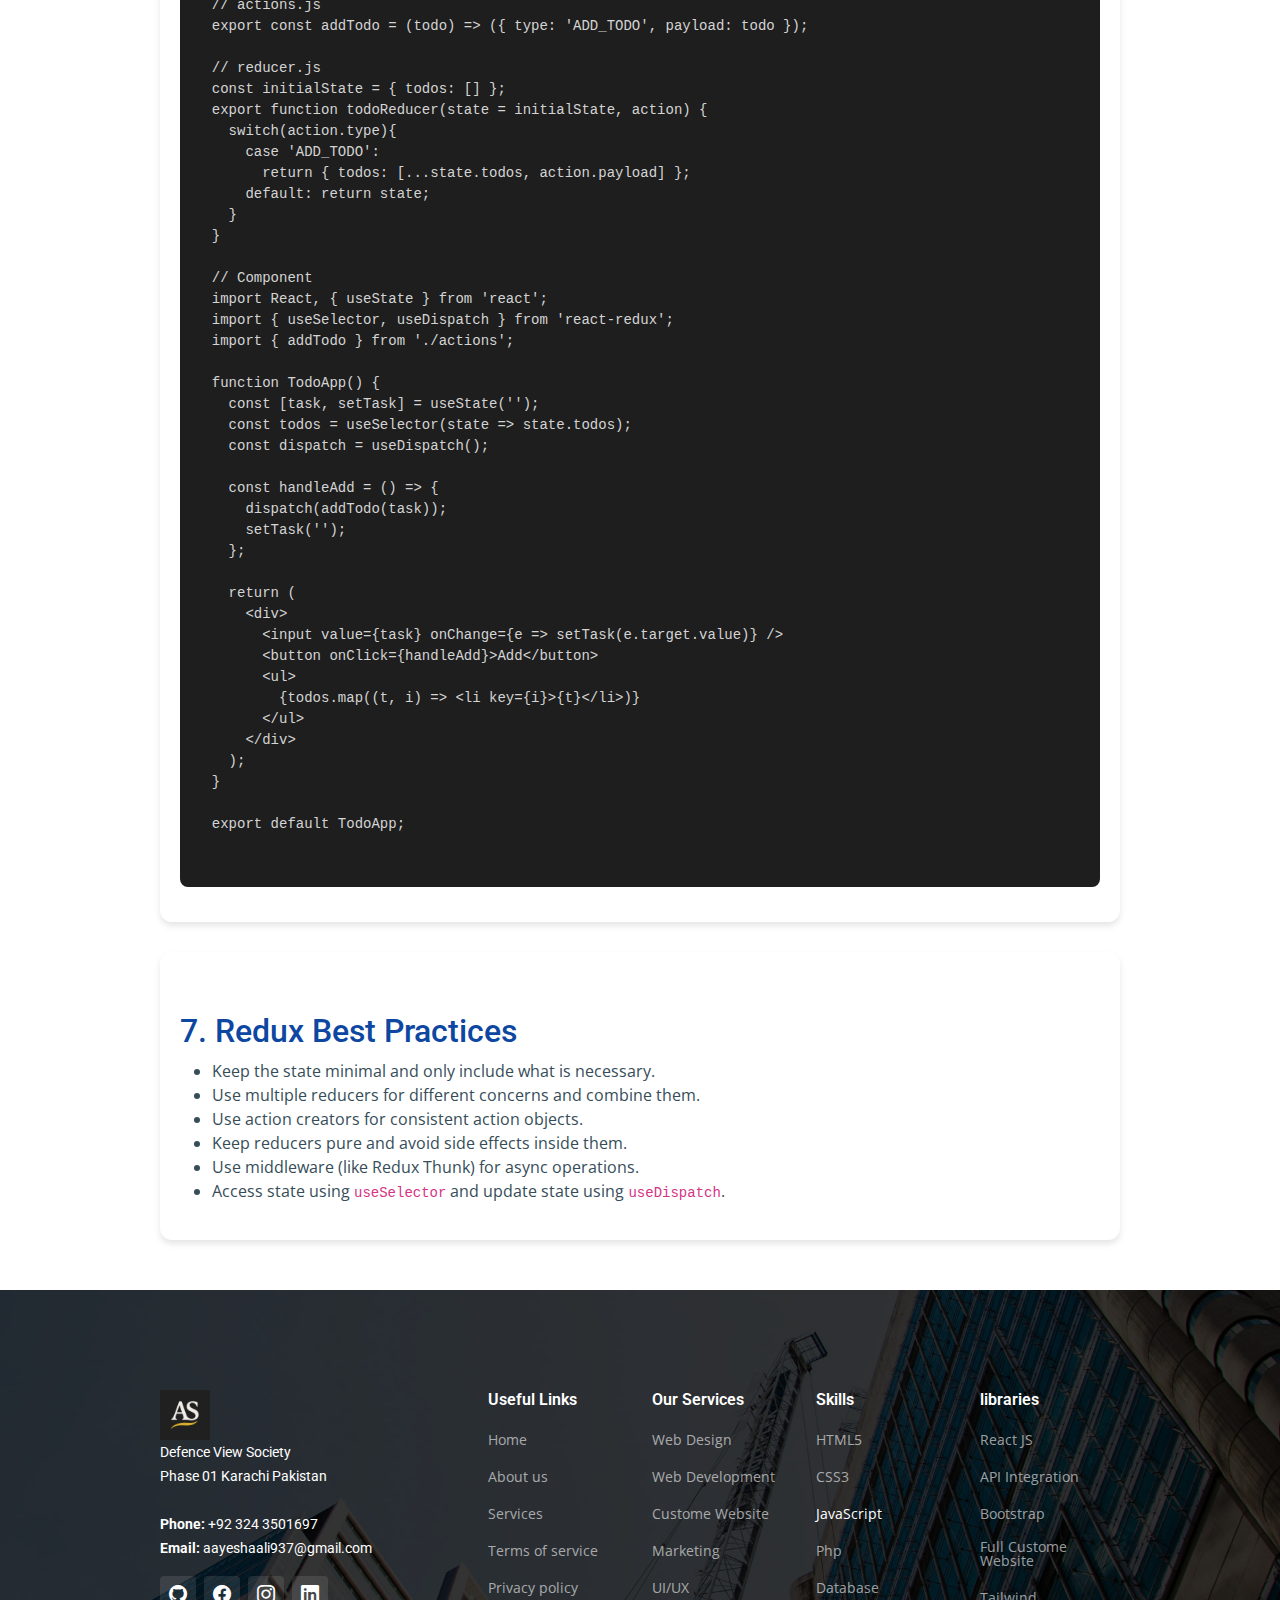
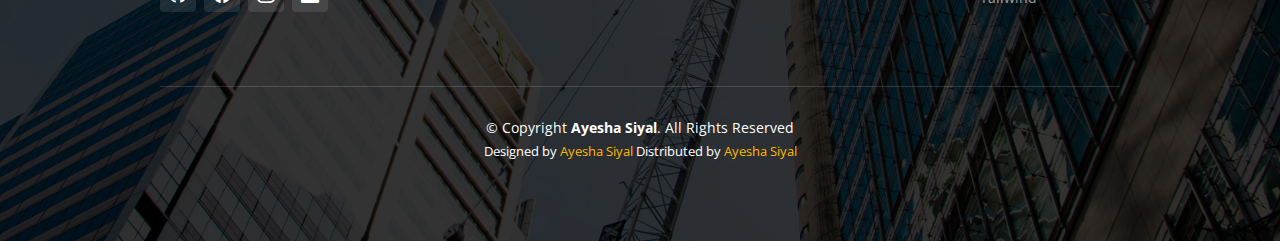
<file: Redux.html>
<!DOCTYPE html>
<html lang="en">

<head>
  <meta charset="utf-8">
  <meta content="width=device-width, initial-scale=1.0" name="viewport">

  <title>My Portfolio</title>
  <meta content="" name="description">
  <meta content="" name="keywords">

  <!-- Favicons -->
  <link href="assets/img/logo.png" rel="icon">
  <link href="assets/img/apple-touch-icon.png" rel="apple-touch-icon">

  <!-- Google Fonts -->
  <link rel="preconnect" href="https://fonts.googleapis.com">
  <link rel="preconnect" href="https://fonts.gstatic.com" crossorigin>
  <link
    href="https://fonts.googleapis.com/css2?family=Open+Sans:ital,wght@0,300;0,400;0,500;0,600;0,700;1,300;1,400;1,600;1,700&family=Roboto:ital,wght@0,300;0,400;0,500;0,600;0,700;1,300;1,400;1,500;1,600;1,700&family=Work+Sans:ital,wght@0,300;0,400;0,500;0,600;0,700;1,300;1,400;1,500;1,600;1,700&display=swap"
    rel="stylesheet">

  <!-- Vendor CSS Files -->
  <link href="assets/vendor/bootstrap/css/bootstrap.min.css" rel="stylesheet">
  <link href="assets/vendor/bootstrap-icons/bootstrap-icons.css" rel="stylesheet">
  <link href="assets/vendor/fontawesome-free/css/all.min.css" rel="stylesheet">
  <link href="assets/vendor/aos/aos.css" rel="stylesheet">
  <link href="assets/vendor/glightbox/css/glightbox.min.css" rel="stylesheet">
  <link href="assets/vendor/swiper/swiper-bundle.min.css" rel="stylesheet">

  <!-- Template Main CSS File -->
  <link href="assets/css/main.css" rel="stylesheet">
  <link rel="stylesheet" href="assets/css/style.css">
  <!-- =======================================================
  * Template Name: UpConstruction - v1.3.0
  * Template URL: https://bootstrapmade.com/upconstruction-bootstrap-construction-website-template/
  * Author: BootstrapMade.com
  * License: https://bootstrapmade.com/license/
  ======================================================== -->
</head>

<body>

  <!-- ======= Header ======= -->
  <header id="header" class="header d-flex align-items-center">
    <div class="container-fluid container-xl d-flex align-items-center justify-content-between">

      <a href="index.html" class="logo d-flex align-items-center">
        <!-- Uncomment the line below if you also wish to use an image logo -->
        <!-- <img src="assets/img/logo.png" alt=""> -->
        <img src="./assets/img/logo.png" width="50" alt="">
      </a>

      <i class="mobile-nav-toggle mobile-nav-show bi bi-list"></i>
      <i class="mobile-nav-toggle mobile-nav-hide d-none bi bi-x"></i>
      <nav id="navbar" class="navbar">
        <ul>
          <li><a href="index.html" class="active">Home</a></li>
          <li><a href="about.html">About</a></li>
          <li class="dropdown"><a href="services.html"><span>Services</span> <i
            class="bi bi-chevron-down dropdown-indicator"></i></a>
        <ul>
          <li><a href="htmlcss.html">HTML & CSS</a></li>
          <li class="dropdown"><a href="project-details.html"><span>REACT WITH TOOLS</span> <i
                class="bi bi-chevron-down dropdown-indicator"></i></a>
            <ul>
              <li><a href=""></a></li>
              <li><a href="API.html">API INTEGRATION</a></li>
              <li><a href="Hooks.html">REACT HOOKS</a></li>
              <li><a href="COTEXT_API.html">CONTEXT API</a></li>
              <li><a href="Redux.html">REDUX</a></li>
            </ul>
          </li>
          <li><a href="javascript.html">JAVASCRIPT</a></li>
          <li><a href="phpdatabase.html">PHP & DATABASE</a></li>
          <li><a href="#">LIBRARIES</a></li>
        </ul>
      </li> 
          <li><a href="projects.html">Projects</a></li>
          <li><a href="Gallery.html">Gallery</a></li> 
          <li><a href="contact.html">Contact</a></li>
        </ul>
      </nav><!-- .navbar -->

    </div>
  </header><!-- End Header -->
      

  <main id="main">

    <!-- ======= Breadcrumbs ======= -->
    <div class="breadcrumbs d-flex align-items-center" style="background-image: url('assets/img/breadcrumbs-bg.jpg');">
      <div class="container position-relative d-flex flex-column align-items-center" data-aos="fade">

        <h2>REDUX</h2>
        <ol>
          <li><a href="index.html">Home</a></li>
          <li>REDUX</li>
        </ol>

      </div>
    </div><!-- End Breadcrumbs -->

    <!-- ======= Projet Details Section ======= -->
  </main><!-- End #main -->

  <div class="container">
    <h1>React Redux</h1>
    <p>This page provides a detailed explanation of React Redux, including state management concepts, setup, examples, and best practices for portfolio or interviews.</p>
  
    <!-- Redux Basics -->
    <div class="topic">
      <h2>1. What is Redux?</h2>
      <p>Redux is a predictable state management library for JavaScript applications. It helps manage the application state in a **centralized store** and makes it easier to debug and scale apps.</p>
      <ul>
        <li>Centralized state for the entire application</li>
        <li>Predictable state changes using actions and reducers</li>
        <li>Works well with React via <code>react-redux</code> library</li>
      </ul>
    </div>
  
    <!-- Redux Core Concepts -->
    <div class="topic">
      <h2>2. Core Concepts</h2>
      <ul>
        <li><strong>Store:</strong> Holds the global state of the application</li>
        <li><strong>Action:</strong> A plain object describing what happened</li>
        <li><strong>Reducer:</strong> A pure function that updates state based on action</li>
        <li><strong>Dispatch:</strong> Function used to send actions to the store</li>
        <li><strong>Selector:</strong> Used to access state from the store</li>
      </ul>
    </div>
  
    <!-- Setting up Redux -->
    <div class="topic">
      <h2>3. Setting up Redux</h2>
      <p>Install Redux and React-Redux:</p>
      <div class="code-block">
  <pre>
  npm install redux react-redux
  </pre>
      </div>
      <p>Basic store setup:</p>
      <div class="code-block">
  <pre>
  import { createStore } from 'redux';
  
  // Initial state
  const initialState = { count: 0 };
  
  // Reducer
  function counterReducer(state = initialState, action) {
    switch(action.type){
      case 'INCREMENT': return { count: state.count + 1 };
      case 'DECREMENT': return { count: state.count - 1 };
      default: return state;
    }
  }
  
  // Create store
  const store = createStore(counterReducer);
  </pre>
      </div>
    </div>
  
    <!-- Connecting Redux to React -->
    <div class="topic">
      <h2>4. Connecting Redux to React</h2>
      <p>Wrap your app with <code>Provider</code> and pass the store:</p>
      <div class="code-block">
  <pre>
  import React from 'react';
  import ReactDOM from 'react-dom';
  import { Provider } from 'react-redux';
  import App from './App';
  import store from './store';
  
  ReactDOM.render(
    &lt;Provider store={store}&gt;
      &lt;App /&gt;
    &lt;/Provider&gt;,
    document.getElementById('root')
  );
  </pre>
      </div>
    </div>
  
    <!-- Example 1: Counter App -->
    <div class="topic">
      <h2>5. Example 1: Counter App</h2>
      <p>Using <code>useSelector</code> to access state and <code>useDispatch</code> to send actions:</p>
      <div class="code-block">
  <pre>
  import React from 'react';
  import { useSelector, useDispatch } from 'react-redux';
  
  function Counter() {
    const count = useSelector(state =&gt; state.count);
    const dispatch = useDispatch();
  
    return (
      &lt;div&gt;
        &lt;p&gt;Count: {count}&lt;/p&gt;
        &lt;button onClick={() =&gt; dispatch({type:'INCREMENT'})}&gt;+&lt;/button&gt;
        &lt;button onClick={() =&gt; dispatch({type:'DECREMENT'})}&gt;-&lt;/button&gt;
      &lt;/div&gt;
    );
  }
  
  export default Counter;
  </pre>
      </div>
    </div>
  
    <!-- Example 2: Todo App -->
    <div class="topic">
      <h2>6. Example 2: Todo App with Redux</h2>
      <div class="code-block">
  <pre>
  // actions.js
  export const addTodo = (todo) =&gt; ({ type: 'ADD_TODO', payload: todo });
  
  // reducer.js
  const initialState = { todos: [] };
  export function todoReducer(state = initialState, action) {
    switch(action.type){
      case 'ADD_TODO':
        return { todos: [...state.todos, action.payload] };
      default: return state;
    }
  }
  
  // Component
  import React, { useState } from 'react';
  import { useSelector, useDispatch } from 'react-redux';
  import { addTodo } from './actions';
  
  function TodoApp() {
    const [task, setTask] = useState('');
    const todos = useSelector(state =&gt; state.todos);
    const dispatch = useDispatch();
  
    const handleAdd = () =&gt; {
      dispatch(addTodo(task));
      setTask('');
    };
  
    return (
      &lt;div&gt;
        &lt;input value={task} onChange={e =&gt; setTask(e.target.value)} /&gt;
        &lt;button onClick={handleAdd}&gt;Add&lt;/button&gt;
        &lt;ul&gt;
          {todos.map((t, i) =&gt; &lt;li key={i}&gt;{t}&lt;/li&gt;)}
        &lt;/ul&gt;
      &lt;/div&gt;
    );
  }
  
  export default TodoApp;
  </pre>
      </div>
    </div>
  
    <!-- Best Practices -->
    <div class="topic">
      <h2>7. Redux Best Practices</h2>
      <ul>
        <li>Keep the state minimal and only include what is necessary.</li>
        <li>Use multiple reducers for different concerns and combine them.</li>
        <li>Use action creators for consistent action objects.</li>
        <li>Keep reducers pure and avoid side effects inside them.</li>
        <li>Use middleware (like Redux Thunk) for async operations.</li>
        <li>Access state using <code>useSelector</code> and update state using <code>useDispatch</code>.</li>
      </ul>
    </div>
  
  </div>


  <!-- ======= Footer ======= -->
  <footer id="footer" class="footer">

    <div class="footer-content position-relative">
      <div class="container">
        <div class="row">

          <div class="col-lg-4 col-md-6">
            <div class="footer-info">
              <img src="./assets/img/logo.png" width="50" alt="">
              <p>
                Defence View Society <br>
                 Phase 01 Karachi Pakistan<br><br>
                <strong>Phone:</strong> +92 324 3501697<br>
                <strong>Email:</strong> aayeshaali937@gmail.com<br>
              </p>
              <div class="social-links d-flex mt-3">
                <a href="https://github.com/AyeshaSiyal28" class="d-flex align-items-center justify-content-center"><i class="bi bi-github"></i></a>
                <a href="https://www.facebook.com/share/1QN5UShnhm/" class="d-flex align-items-center justify-content-center"><i class="bi bi-facebook"></i></a>
                <a href="https://www.instagram.com/ayesha.k2021?igsh=YjExY2hncWVqeWhl" class="d-flex align-items-center justify-content-center"><i class="bi bi-instagram"></i></a>
                <a href="https://www.linkedin.com/in/ayeshasiyal11028?utm_source=share&utm_campaign=share_via&utm_content=profile&utm_medium=android_app" class="d-flex align-items-center justify-content-center"><i class="bi bi-linkedin"></i></a>
              </div>
            </div>
          </div><!-- End footer info column-->

          <div class="col-lg-2 col-md-3 footer-links">
            <h4>Useful Links</h4>
            <ul>
              <li><a href="index.html">Home</a></li>
              <li><a href="about.html">About us</a></li>
              <li><a href="services.html">Services</a></li>
              <li><a href="service-details.html">Terms of service</a></li>
              <li><a href="#">Privacy policy</a></li>
            </ul>
          </div><!-- End footer links column-->

          <div class="col-lg-2 col-md-3 footer-links">
            <h4>Our Services</h4>
            <ul>
              <li><a href="#">Web Design</a></li>
              <li><a href="#">Web Development</a></li>
              <li><a href="#">Custome Website</a></li>
              <li><a href="#">Marketing</a></li>
              <li><a href="#">UI/UX</a></li>
            </ul>
          </div><!-- End footer links column-->

          <div class="col-lg-2 col-md-3 footer-links">
            <h4>Skills</h4>
            <ul>
              <li><a href="#">HTML5</a></li>
              <li><a href="#">CSS3</a></li>
              <li><a href="#"></a>JavaScript</li>
              <li><a href="#">Php</a></li>
              <li><a href="#">Database</a></li>
            </ul>
          </div><!-- End footer links column-->

          <div class="col-lg-2 col-md-3 footer-links">
            <h4>libraries</h4>
            <ul>
              <li><a href="#">React JS</a></li>
              <li><a href="#">API Integration</a></li>
              <li><a href="#">Bootstrap</a></li>
              <li><a href="#">Full Custome Website</a></li>
              <li><a href="#">Tailwind</a></li>
            </ul>
          </div><!-- End footer links column-->

        </div>
      </div>
    </div>

    <div class="footer-legal text-center position-relative">
      <div class="container">
        <div class="copyright">
          &copy; Copyright <strong><span>Ayesha Siyal</span></strong>. All Rights Reserved
        </div>
        <div class="credits">
          <!-- All the links in the footer should remain intact. -->
          <!-- You can delete the links only if you purchased the pro version. -->
          <!-- Licensing information: https://bootstrapmade.com/license/ -->
          <!-- Purchase the pro version with working PHP/AJAX contact form: https://bootstrapmade.com/upconstruction-bootstrap-construction-website-template/ -->
          Designed by <a href="https://bootstrapmade.com/">Ayesha Siyal</a> Distributed by <a
            href="#">Ayesha Siyal</a>
        </div>
      </div>
    </div>

  </footer>
  <!-- End Footer -->

  <a href="#" class="scroll-top d-flex align-items-center justify-content-center"><i
      class="bi bi-arrow-up-short"></i></a>

  <div id="preloader"></div>

  <!-- Vendor JS Files -->
  <script src="assets/vendor/bootstrap/js/bootstrap.bundle.min.js"></script>
  <script src="assets/vendor/aos/aos.js"></script>
  <script src="assets/vendor/glightbox/js/glightbox.min.js"></script>
  <script src="assets/vendor/isotope-layout/isotope.pkgd.min.js"></script>
  <script src="assets/vendor/swiper/swiper-bundle.min.js"></script>
  <script src="assets/vendor/purecounter/purecounter_vanilla.js"></script>
  <script src="assets/vendor/php-email-form/validate.js"></script>

  <!-- Template Main JS File -->
  <script src="assets/js/main.js"></script>

</body>

</html>
</file>
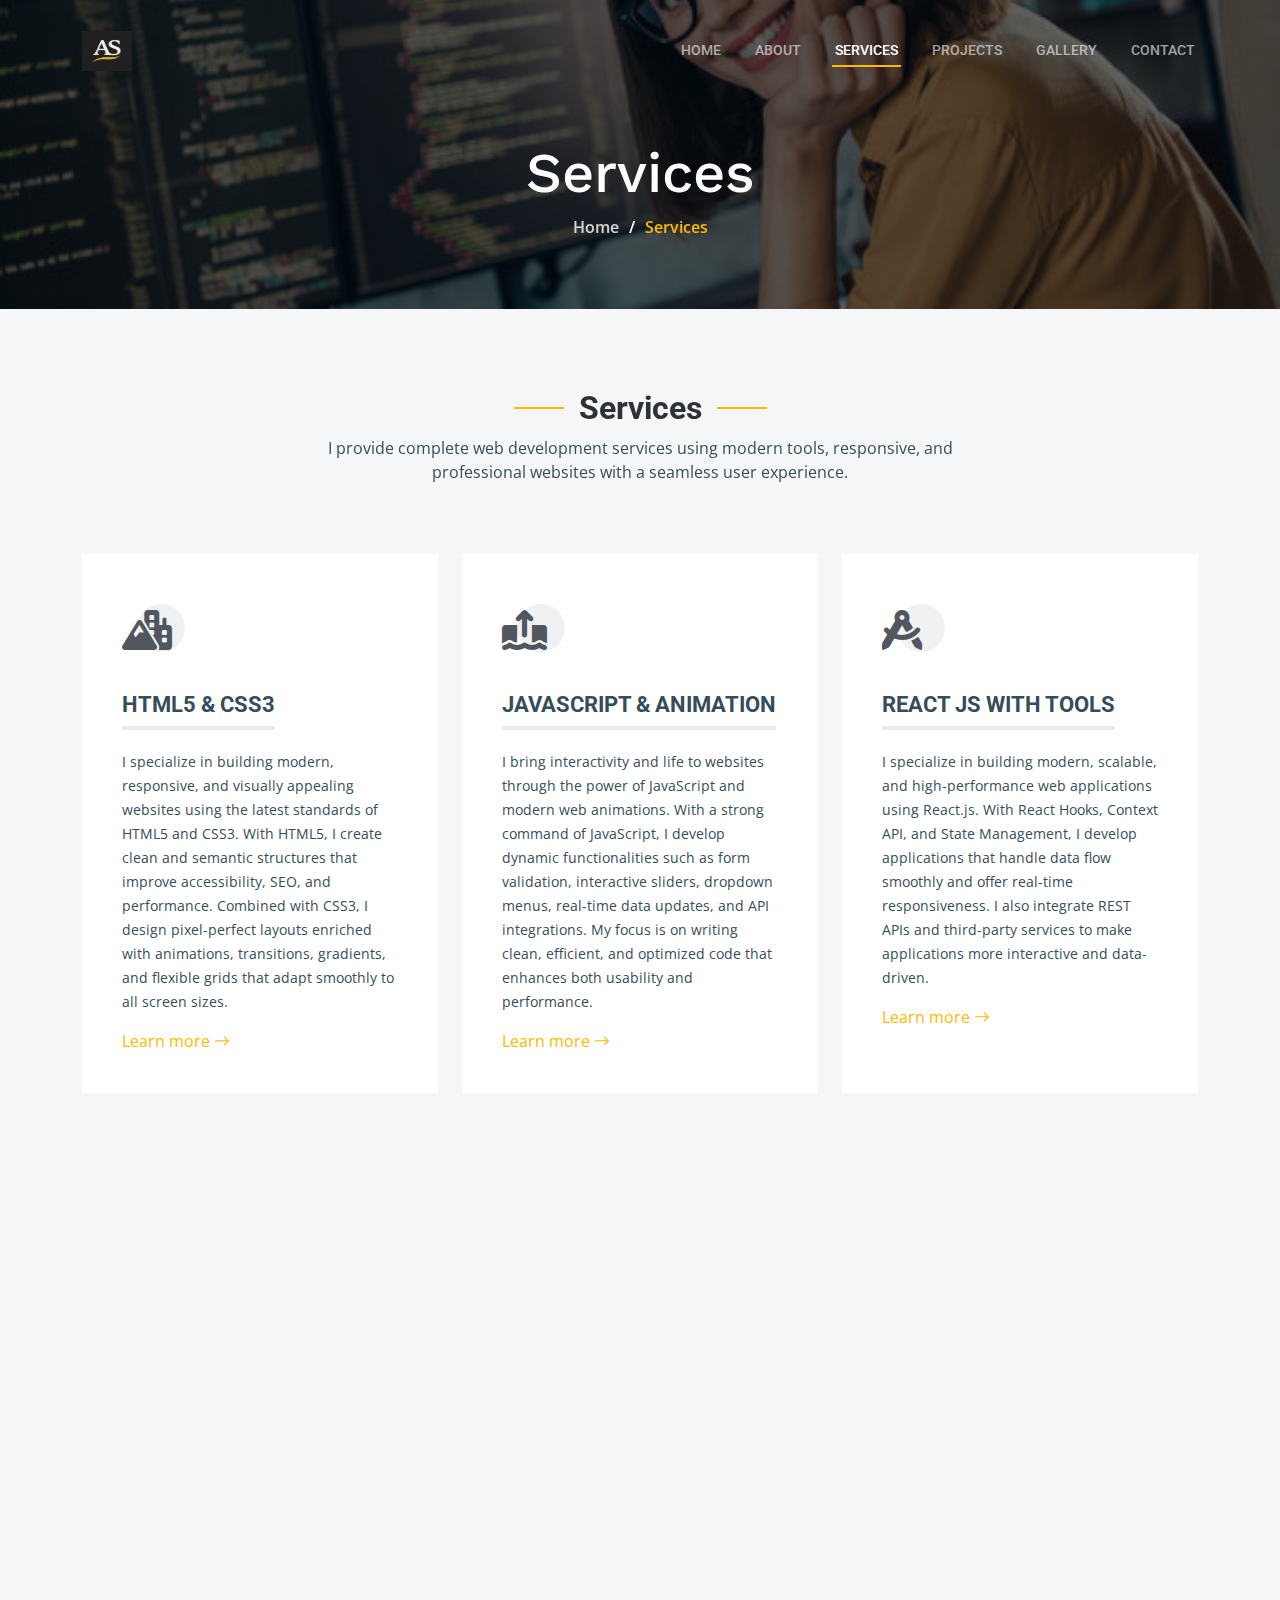
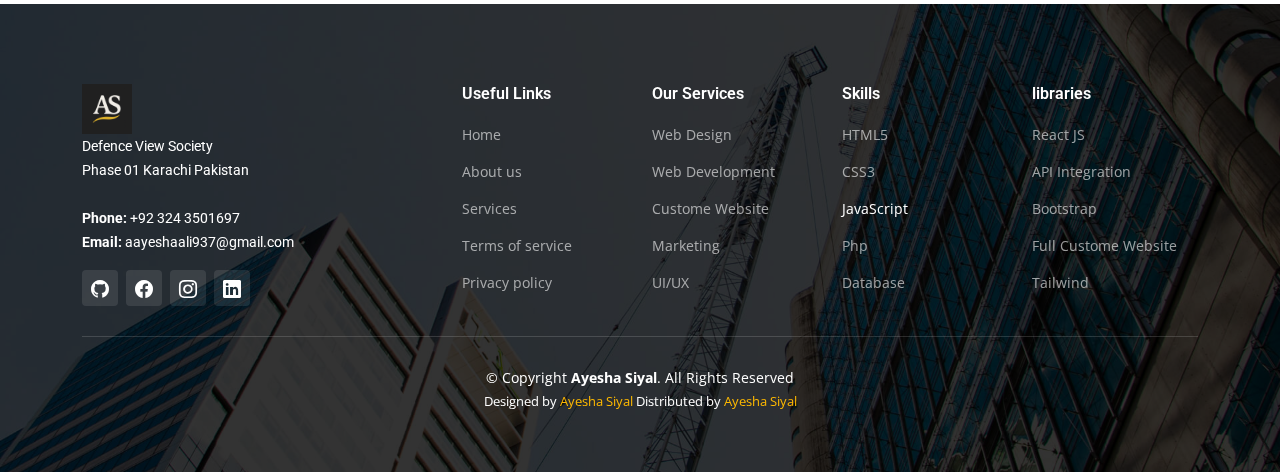
<file: services.html>
<!DOCTYPE html>
<html lang="en">

<head>
  <meta charset="utf-8">
  <meta content="width=device-width, initial-scale=1.0" name="viewport">

 
  <title>My Portfolio</title>
  <meta content="" name="description">
  <meta content="" name="keywords">

  <!-- Favicons -->
  <link href="assets/img/logo.png" rel="icon">
  <link href="assets/img/apple-touch-icon.png" rel="apple-touch-icon">

  <!-- Google Fonts -->
  <link rel="preconnect" href="https://fonts.googleapis.com">
  <link rel="preconnect" href="https://fonts.gstatic.com" crossorigin>
  <link
    href="https://fonts.googleapis.com/css2?family=Open+Sans:ital,wght@0,300;0,400;0,500;0,600;0,700;1,300;1,400;1,600;1,700&family=Roboto:ital,wght@0,300;0,400;0,500;0,600;0,700;1,300;1,400;1,500;1,600;1,700&family=Work+Sans:ital,wght@0,300;0,400;0,500;0,600;0,700;1,300;1,400;1,500;1,600;1,700&display=swap"
    rel="stylesheet">

  <!-- Vendor CSS Files -->
  <link href="assets/vendor/bootstrap/css/bootstrap.min.css" rel="stylesheet">
  <link href="assets/vendor/bootstrap-icons/bootstrap-icons.css" rel="stylesheet">
  <link href="assets/vendor/fontawesome-free/css/all.min.css" rel="stylesheet">
  <link href="assets/vendor/aos/aos.css" rel="stylesheet">
  <link href="assets/vendor/glightbox/css/glightbox.min.css" rel="stylesheet">
  <link href="assets/vendor/swiper/swiper-bundle.min.css" rel="stylesheet">

  <!-- Template Main CSS File -->
  <link href="assets/css/main.css" rel="stylesheet">

  <!-- =======================================================
  * Template Name: UpConstruction - v1.3.0
  * Template URL: https://bootstrapmade.com/upconstruction-bootstrap-construction-website-template/
  * Author: BootstrapMade.com
  * License: https://bootstrapmade.com/license/
  ======================================================== -->
</head>

<body>

  <!-- ======= Header ======= -->
  <header id="header" class="header d-flex align-items-center">
    <div class="container-fluid container-xl d-flex align-items-center justify-content-between">

      <a href="index.html" class="logo d-flex align-items-center">
        <!-- Uncomment the line below if you also wish to use an image logo -->
        <!-- <img src="assets/img/logo.png" alt=""> -->
        <img src="./assets/img/logo.png" width="50" alt="">
      </a>

      <i class="mobile-nav-toggle mobile-nav-show bi bi-list"></i>
      <i class="mobile-nav-toggle mobile-nav-hide d-none bi bi-x"></i>
      <nav id="navbar" class="navbar">
        <ul>
          <li><a href="index.html">Home</a></li>
          <li><a href="about.html">About</a></li>
          <li><a href="services.html" class="active">Services</a></li>
          <li><a href="projects.html">Projects</a></li>
          <li><a href="Gallery.html">Gallery</a></li>
          <!-- <li class="dropdown"><a href="#"><span>Dropdown</span> <i
                class="bi bi-chevron-down dropdown-indicator"></i></a>
            <ul>
              <li><a href="#">Dropdown 1</a></li>
              <li class="dropdown"><a href="#"><span>Deep Dropdown</span> <i
                    class="bi bi-chevron-down dropdown-indicator"></i></a>
                <ul>
                  <li><a href="#">Deep Dropdown 1</a></li>
                  <li><a href="#">Deep Dropdown 2</a></li>
                  <li><a href="#">Deep Dropdown 3</a></li>
                  <li><a href="#">Deep Dropdown 4</a></li>
                  <li><a href="#">Deep Dropdown 5</a></li>
                </ul>
              </li>
              <li><a href="#">Dropdown 2</a></li>
              <li><a href="#">Dropdown 3</a></li>
              <li><a href="#">Dropdown 4</a></li>
            </ul>
          </li> -->
          <li><a href="contact.html">Contact</a></li>
        </ul>
      </nav><!-- .navbar -->

    </div>
  </header><!-- End Header -->

  <main id="main">

    <!-- ======= Breadcrumbs ======= -->
    <div class="breadcrumbs d-flex align-items-center" style="background-image: url('assets/img/slider_one.jpg');">
      <div class="container position-relative d-flex flex-column align-items-center" data-aos="fade">

        <h2>Services</h2>
        <ol>
          <li><a href="index.html">Home</a></li>
          <li>Services</li>
        </ol>

      </div>
    </div><!-- End Breadcrumbs -->

    <!-- ======= Services Section ======= -->
    <section id="services" class="services section-bg">
      <div class="container" data-aos="fade-up">

        <div class="section-header">
          <h2>Services</h2>
          <p>I provide complete web development services using modern tools, responsive, and professional websites with a seamless user experience.</p>
        </div>

        <div class="row gy-4">

          <div class="col-lg-4 col-md-6" data-aos="fade-up" data-aos-delay="100">
            <div class="service-item  position-relative">
              <div class="icon">
                <i class="fa-solid fa-mountain-city"></i>
              </div>
              <h3>HTML5 & CSS3</h3>
              <p>I specialize in building modern, responsive, and visually appealing websites using the latest standards of HTML5 and CSS3. With HTML5, I create clean and semantic structures that improve accessibility, SEO, and performance. Combined with CSS3, I design pixel-perfect layouts enriched with animations, transitions, gradients, and flexible grids that adapt smoothly to all screen sizes.</p>
              <a href="services.html" class="readmore stretched-link">Learn more <i
                  class="bi bi-arrow-right"></i></a>
            </div>
          </div><!-- End Service Item -->

          <div class="col-lg-4 col-md-6" data-aos="fade-up" data-aos-delay="200">
            <div class="service-item position-relative">
              <div class="icon">
                <i class="fa-solid fa-arrow-up-from-ground-water"></i>
              </div>
              <h3>JAVASCRIPT & ANIMATION</h3>
              <p>I bring interactivity and life to websites through the power of JavaScript and modern web animations. With a strong command of JavaScript, I develop dynamic functionalities such as form validation, interactive sliders, dropdown menus, real-time data updates, and API integrations. My focus is on writing clean, efficient, and optimized code that enhances both usability and performance.</p>
              <a href="services.html" class="readmore stretched-link">Learn more <i
                  class="bi bi-arrow-right"></i></a>
            </div>
          </div><!-- End Service Item -->

          <div class="col-lg-4 col-md-6" data-aos="fade-up" data-aos-delay="300">
            <div class="service-item position-relative">
              <div class="icon">
                <i class="fa-solid fa-compass-drafting"></i>
              </div>
              <h3>REACT JS WITH TOOLS</h3>
              <p>I specialize in building modern, scalable, and high-performance web applications using React.js.

              With React Hooks, Context API, and State Management, I develop applications that handle data flow smoothly and offer real-time responsiveness. I also integrate REST APIs and third-party services to make applications more interactive and data-driven.</p>
              <a href="services.html" class="readmore stretched-link">Learn more <i
                  class="bi bi-arrow-right"></i></a>
            </div>
          </div><!-- End Service Item -->

          <div class="col-lg-4 col-md-6" data-aos="fade-up" data-aos-delay="400">
            <div class="service-item position-relative">
              <div class="icon">
                <i class="fa-solid fa-trowel-bricks"></i>
              </div>
              <h3>BOOTSTRAP & LIBRARIES </h3>
              <p>I have strong expertise in Bootstrap and various modern UI libraries to design responsive, mobile-friendly, and visually appealing websites. Using Bootstrap’s grid system, utility classes, and pre-styled components.

              Beyond Bootstrap, I also integrate popular frontend libraries such as Font Awesome, Animate.css, AOS (Animate on Scroll), and Lightbox.js, which add icons, animations, and interactive effects to enhance user engagement.</p>
              <a href="services.html" class="readmore stretched-link">Learn more <i
                  class="bi bi-arrow-right"></i></a>
            </div>
          </div><!-- End Service Item -->

          <div class="col-lg-4 col-md-6" data-aos="fade-up" data-aos-delay="500">
            <div class="service-item position-relative">
              <div class="icon">
                <i class="fa-solid fa-helmet-safety"></i>
              </div>
              <h3>PHP & DATABASE</h3>
              <p>I specialize in PHP development and database integration to build dynamic, secure, and fully functional web applications. With hands-on experience in MySQL and relational database management, I create well-structured systems that ensure data accuracy, reliability, and performance. My PHP expertise covers server-side scripting, form handling, authentication systems, and CRUD operations (Create, Read, Update, Delete), while maintaining security practices such as SQL injection prevention and data validation.</p>
              <a href="services.html" class="readmore stretched-link">Learn more <i
                  class="bi bi-arrow-right"></i></a>
            </div>
          </div><!-- End Service Item -->

          <div class="col-lg-4 col-md-6" data-aos="fade-up" data-aos-delay="600">
            <div class="service-item position-relative">
              <div class="icon">
                <i class="fa-solid fa-arrow-up-from-ground-water"></i>
              </div>
              <h3>MODERN WEB SOLUTION</h3>
              <p>I deliver modern, responsive, and innovative web solutions tailored to meet the evolving needs of businesses and individuals. By combining cutting-edge technologies, clean UI/UX design, and optimized performance, I ensure websites are not only visually appealing but also fast, secure, and scalable.

               From interactive business websites to advanced web applications, I craft solutions that align with latest industry trends while focusing on user experience, accessibility, and mobile-first design. My goal is to transform your ideas into future-ready digital platforms that make an impact.</p>
              <a href="services.html" class="readmore stretched-link">Learn more <i
                  class="bi bi-arrow-right"></i></a>
            </div>
          </div><!-- End Service Item -->

        </div>

      </div>
    </section>
    <!-- End Services Section -->

    <!-- ======= Servie Cards Section ======= -->
    <section id="services-cards" class="services-cards">
      <div class="container" data-aos="fade-up">
    
        <div class="row gy-4">
    
          <div class="col-lg-3 col-md-6" data-aos="zoom-in" data-aos-delay="100">
            <h3>API Integration</h3>
            <p>I have strong expertise in integrating RESTful APIs and third-party services to connect front-end applications with backend systems efficiently.</p>
            <ul class="list-unstyled">
              <li><i class="bi bi-check2"></i> <span>Experience with REST and JSON APIs</span></li>
              <li><i class="bi bi-check2"></i> <span>Connecting front-end with backend data</span></li>
              <li><i class="bi bi-check2"></i> <span>Secure and optimized API handling</span></li>
            </ul>
          </div><!-- End skill item-->
    
          <div class="col-lg-3 col-md-6" data-aos="zoom-in" data-aos-delay="200">
            <h3>React Hooks</h3>
            <p>I effectively use React Hooks to manage component state and lifecycle methods, ensuring cleaner and more efficient functional components.</p>
            <ul class="list-unstyled">
              <li><i class="bi bi-check2"></i> <span>Proficient with useState and useEffect</span></li>
              <li><i class="bi bi-check2"></i> <span>Reusable custom hook creation</span></li>
              <li><i class="bi bi-check2"></i> <span>Improved code readability & performance</span></li>
            </ul>
          </div><!-- End skill item-->
    
          <div class="col-lg-3 col-md-6" data-aos="zoom-in" data-aos-delay="300">
            <h3>Context API</h3>
            <p>I utilize the Context API to manage and share state globally across components, reducing the need for prop drilling and improving scalability.</p>
            <ul class="list-unstyled">
              <li><i class="bi bi-check2"></i> <span>Efficient global state management</span></li>
              <li><i class="bi bi-check2"></i> <span>Clean component communication</span></li>
              <li><i class="bi bi-check2"></i> <span>Lightweight alternative to Redux</span></li>
            </ul>
          </div><!-- End skill item-->
    
          <div class="col-lg-3 col-md-6" data-aos="zoom-in" data-aos-delay="400">
            <h3>Redux</h3>
            <p>I have hands-on experience in implementing Redux for complex applications, managing state predictably and ensuring smooth data flow.</p>
            <ul class="list-unstyled">
              <li><i class="bi bi-check2"></i> <span>Strong understanding of actions & reducers</span></li>
              <li><i class="bi bi-check2"></i> <span>Integration with React components</span></li>
              <li><i class="bi bi-check2"></i> <span>Centralized state management expertise</span></li>
            </ul>
          </div><!-- End skill item-->
    
        </div>
    
      </div>
    </section>
    
    <!-- End Servie Cards Section -->

    <!-- ======= Alt Services Section 2 ======= -->

    <!-- ======= Alt Services Section ======= -->
    <section id="alt-services" class="alt-services">
      <div class="container" data-aos="fade-up">

        <div class="row justify-content-around gy-4">
          <div class="col-lg-6 img-bg" style="background-image: url(assets/img/about.jpeg);" data-aos="zoom-in"
            data-aos-delay="100"></div>

          <div class="col-lg-5 d-flex flex-column justify-content-center">
            <h3>Hello I'am Ayesha siyal About My self</h3>
            <p>My name is Ayesha Siyal, originally from Moro and currently based in Karachi. I hold a Bachelor’s degree in Information Technology from the University of Sindh, Jamshoro.</p>

            <div class="icon-box d-flex position-relative" data-aos="fade-up" data-aos-delay="100">
              <i class="bi bi-easel flex-shrink-0"></i>
              <div>
                <h4><a href="" class="stretched-link">Traveling</a></h4>
                <p>I love traveling and discovering new places, cultures, and experiences.</p>
              </div>
            </div><!-- End Icon Box -->

            <div class="icon-box d-flex position-relative" data-aos="fade-up" data-aos-delay="200">
              <i class="bi bi-patch-check flex-shrink-0"></i>
              <div>
                <h4><a href="" class="stretched-link">Social Media</a></h4>
                <p>I enjoy engaging with people and sharing ideas through social media platforms.</p>
              </div>
            </div><!-- End Icon Box -->

            <div class="icon-box d-flex position-relative" data-aos="fade-up" data-aos-delay="300">
              <i class="bi bi-brightness-high flex-shrink-0"></i>
              <div>
                <h4><a href="" class="stretched-link">Coding</a></h4>
                <p>I am passionate about coding and constantly improving my programming skills.</p>
              </div>
            </div><!-- End Icon Box -->

            <div class="icon-box d-flex position-relative" data-aos="fade-up" data-aos-delay="400">
              <i class="bi bi-brightness-high flex-shrink-0"></i>
              <div>
                <h4><a href="" class="stretched-link">Reading</a></h4>
                <p>I like reading, as it helps me learn, grow, and stay inspired.</p>
              </div>
            </div><!-- End Icon Box -->

          </div>
        </div>

      </div>
    </section>
    <!-- End Alt Services Section -->

    <!-- ======= Testimonials Section ======= -->

  </main><!-- End #main -->

  <!-- ======= Footer ======= -->
  <footer id="footer" class="footer">

    <div class="footer-content position-relative">
      <div class="container">
        <div class="row">

          <div class="col-lg-4 col-md-6">
            <div class="footer-info">
              <img src="./assets/img/logo.png" width="50" alt="">
              <p>
                Defence View Society <br>
                 Phase 01 Karachi Pakistan<br><br>
                <strong>Phone:</strong> +92 324 3501697<br>
                <strong>Email:</strong> aayeshaali937@gmail.com<br>
              </p>
              <div class="social-links d-flex mt-3">
                <a href="https://github.com/AyeshaSiyal28" class="d-flex align-items-center justify-content-center"><i class="bi bi-github"></i></a>
                <a href="https://www.facebook.com/share/1QN5UShnhm/" class="d-flex align-items-center justify-content-center"><i class="bi bi-facebook"></i></a>
                <a href="https://www.instagram.com/ayesha.k2021?igsh=YjExY2hncWVqeWhl" class="d-flex align-items-center justify-content-center"><i class="bi bi-instagram"></i></a>
                <a href="https://www.linkedin.com/in/ayeshasiyal11028?utm_source=share&utm_campaign=share_via&utm_content=profile&utm_medium=android_app" class="d-flex align-items-center justify-content-center"><i class="bi bi-linkedin"></i></a>
              </div>
            </div>
          </div><!-- End footer info column-->

          <div class="col-lg-2 col-md-3 footer-links">
            <h4>Useful Links</h4>
            <ul>
              <li><a href="index.html">Home</a></li>
              <li><a href="about.html">About us</a></li>
              <li><a href="services.html">Services</a></li>
              <li><a href="service-details.html">Terms of service</a></li>
              <li><a href="#">Privacy policy</a></li>
            </ul>
          </div><!-- End footer links column-->

          <div class="col-lg-2 col-md-3 footer-links">
            <h4>Our Services</h4>
            <ul>
              <li><a href="#">Web Design</a></li>
              <li><a href="#">Web Development</a></li>
              <li><a href="#">Custome Website</a></li>
              <li><a href="#">Marketing</a></li>
              <li><a href="#">UI/UX</a></li>
            </ul>
          </div><!-- End footer links column-->

          <div class="col-lg-2 col-md-3 footer-links">
            <h4>Skills</h4>
            <ul>
              <li><a href="#">HTML5</a></li>
              <li><a href="#">CSS3</a></li>
              <li><a href="#"></a>JavaScript</li>
              <li><a href="#">Php</a></li>
              <li><a href="#">Database</a></li>
            </ul>
          </div><!-- End footer links column-->

          <div class="col-lg-2 col-md-3 footer-links">
            <h4>libraries</h4>
            <ul>
              <li><a href="#">React JS</a></li>
              <li><a href="#">API Integration</a></li>
              <li><a href="#">Bootstrap</a></li>
              <li><a href="#">Full Custome Website</a></li>
              <li><a href="#">Tailwind</a></li>
            </ul>
          </div><!-- End footer links column-->

        </div>
      </div>
    </div>

    <div class="footer-legal text-center position-relative">
      <div class="container">
        <div class="copyright">
          &copy; Copyright <strong><span>Ayesha Siyal</span></strong>. All Rights Reserved
        </div>
        <div class="credits">
          <!-- All the links in the footer should remain intact. -->
          <!-- You can delete the links only if you purchased the pro version. -->
          <!-- Licensing information: https://bootstrapmade.com/license/ -->
          <!-- Purchase the pro version with working PHP/AJAX contact form: https://bootstrapmade.com/upconstruction-bootstrap-construction-website-template/ -->
          Designed by <a href="https://bootstrapmade.com/">Ayesha Siyal</a> Distributed by <a
            href="#">Ayesha Siyal</a>
        </div>
      </div>
    </div>

  </footer>
  <!-- End Footer -->

  <a href="#" class="scroll-top d-flex align-items-center justify-content-center"><i
      class="bi bi-arrow-up-short"></i></a>

  <div id="preloader"></div>

  <!-- Vendor JS Files -->
  <script src="assets/vendor/bootstrap/js/bootstrap.bundle.min.js"></script>
  <script src="assets/vendor/aos/aos.js"></script>
  <script src="assets/vendor/glightbox/js/glightbox.min.js"></script>
  <script src="assets/vendor/isotope-layout/isotope.pkgd.min.js"></script>
  <script src="assets/vendor/swiper/swiper-bundle.min.js"></script>
  <script src="assets/vendor/purecounter/purecounter_vanilla.js"></script>
  <script src="assets/vendor/php-email-form/validate.js"></script>

  <!-- Template Main JS File -->
  <script src="assets/js/main.js"></script>

</body>

</html>
</file>
<file: assets/css/main.css>
/**
* Template Name: UpConstruction - v1.3.0
* Template URL: https://bootstrapmade.com/upconstruction-bootstrap-construction-website-template/
* Author: BootstrapMade.com
* License: https://bootstrapmade.com/license/
*/

/*--------------------------------------------------------------
# Set main reusable colors and fonts using CSS variables
# Learn more about CSS variables at https://developer.mozilla.org/en-US/docs/Web/CSS/Using_CSS_custom_properties
--------------------------------------------------------------*/
/* Fonts */
:root {
  --font-default: "Open Sans", system-ui, -apple-system, "Segoe UI", Roboto, "Helvetica Neue", Arial, "Noto Sans", "Liberation Sans", sans-serif, "Apple Color Emoji", "Segoe UI Emoji", "Segoe UI Symbol", "Noto Color Emoji";
  --font-primary: "Roboto", sans-serif;
  --font-secondary: "Work Sans", sans-serif;
}

/* Colors */
:root {
  --color-default: #364d59;
  --color-primary: #feb900;
  --color-secondary: #52565e;
}

/* Smooth scroll behavior */
:root {
  scroll-behavior: smooth;
}

/*--------------------------------------------------------------
# General
--------------------------------------------------------------*/
body {
  font-family: var(--font-default);
  color: var(--color-default);
  overflow-x: hidden;
}

a {
  color: var(--color-primary);
  text-decoration: none;
}

a:hover {
  color: #ffc732;
  text-decoration: none;
}

h1,
h2,
h3,
h4,
h5,
h6 {
  font-family: var(--font-primary);
}

/*--------------------------------------------------------------
# Sections & Section Header
--------------------------------------------------------------*/
section {
  padding: 80px 0;
  overflow: hidden;
}

.section-bg {
  background-color: #f5f6f7;
}

.section-header {
  position: relative;
  text-align: center;
  padding-bottom: 70px;
}

.section-header h2 {
  font-size: 32px;
  font-weight: 700;
  position: relative;
  color: #2e3135;
}

.section-header h2:before,
.section-header h2:after {
  content: "";
  width: 50px;
  height: 2px;
  background: var(--color-primary);
  display: inline-block;
}

.section-header h2:before {
  margin: 0 15px 10px 0;
}

.section-header h2:after {
  margin: 0 0 10px 15px;
}

.section-header p {
  margin: 0 auto 0 auto;
}

@media (min-width: 1199px) {
  .section-header p {
    max-width: 60%;
  }
}

/*--------------------------------------------------------------
# Breadcrumbs
--------------------------------------------------------------*/
.breadcrumbs {
  padding: 140px 0 60px 0;
  min-height: 30vh;
  position: relative;
  background-size: cover;
  background-position: center;
  background-repeat: no-repeat;
}

.breadcrumbs:before {
  content: "";
  background-color: rgba(0, 0, 0, 0.6);
  position: absolute;
  inset: 0;
}

.breadcrumbs h2 {
  font-size: 56px;
  font-weight: 500;
  color: #fff;
  font-family: var(--font-secondary);
}

.breadcrumbs ol {
  display: flex;
  flex-wrap: wrap;
  list-style: none;
  padding: 0 0 10px 0;
  margin: 0;
  font-size: 16px;
  font-weight: 600;
  color: var(--color-primary);
}

.breadcrumbs ol a {
  color: rgba(255, 255, 255, 0.8);
  transition: 0.3s;
}

.breadcrumbs ol a:hover {
  text-decoration: underline;
}

.breadcrumbs ol li+li {
  padding-left: 10px;
}

.breadcrumbs ol li+li::before {
  display: inline-block;
  padding-right: 10px;
  color: #fff;
  content: "/";
}

/*--------------------------------------------------------------
# Scroll top button
--------------------------------------------------------------*/
.scroll-top {
  position: fixed;
  visibility: hidden;
  opacity: 0;
  right: 15px;
  bottom: 15px;
  z-index: 99999;
  background: var(--color-primary);
  width: 40px;
  height: 40px;
  border-radius: 4px;
  transition: all 0.4s;
}

.scroll-top i {
  font-size: 24px;
  color: var(--color-secondary);
  line-height: 0;
}

.scroll-top:hover {
  background: #ffc732;
  color: #fff;
}

.scroll-top.active {
  visibility: visible;
  opacity: 1;
}

/*--------------------------------------------------------------
# Preloader
--------------------------------------------------------------*/
#preloader {
  position: fixed;
  inset: 0;
  z-index: 999999;
  overflow: hidden;
  background: #fff;
  transition: all 0.6s ease-out;
}

#preloader:before {
  content: "";
  position: fixed;
  top: calc(50% - 30px);
  left: calc(50% - 30px);
  border: 6px solid #fff;
  border-color: var(--color-primary) transparent var(--color-primary) transparent;
  border-radius: 50%;
  width: 60px;
  height: 60px;
  -webkit-animation: animate-preloader 1.5s linear infinite;
  animation: animate-preloader 1.5s linear infinite;
}

@-webkit-keyframes animate-preloader {
  0% {
    transform: rotate(0deg);
  }

  100% {
    transform: rotate(360deg);
  }
}

@keyframes animate-preloader {
  0% {
    transform: rotate(0deg);
  }

  100% {
    transform: rotate(360deg);
  }
}

/*--------------------------------------------------------------
# Disable aos animation delay on mobile devices
--------------------------------------------------------------*/
@media screen and (max-width: 768px) {
  [data-aos-delay] {
    transition-delay: 0 !important;
  }
}

/*--------------------------------------------------------------
# Header
--------------------------------------------------------------*/
.header {
  z-index: 997;
  position: absolute;
  padding: 30px 0;
  top: 0;
  left: 0;
  right: 0;
}

.header .logo img {
  max-height: 40px;
  margin-right: 6px;
}

.header .logo h1 {
  font-size: 24px;
  font-weight: 700;
  color: #fff;
  margin-bottom: 0;
  font-family: var(--font-primary);
}

.header .logo h1 span {
  color: var(--color-primary);
}

/*--------------------------------------------------------------
# Desktop Navigation
--------------------------------------------------------------*/
@media (min-width: 1280px) {
  .navbar {
    padding: 0;
  }

  .navbar ul {
    margin: 0;
    padding: 0;
    display: flex;
    list-style: none;
    align-items: center;
  }

  .navbar li {
    position: relative;
  }

  .navbar>ul>li {
    white-space: nowrap;
    padding: 10px 0 10px 28px;
  }

  .navbar a,
  .navbar a:focus {
    display: flex;
    align-items: center;
    justify-content: space-between;
    padding: 0 3px;
    font-family: var(--font-primary);
    font-size: 14px;
    font-weight: 500;
    color: rgba(255, 255, 255, 0.6);
    text-transform: uppercase;
    white-space: nowrap;
    transition: 0.3s;
    position: relative;
  }

  .navbar a i,
  .navbar a:focus i {
    font-size: 12px;
    line-height: 0;
    margin-left: 5px;
  }

  .navbar>ul>li>a:before {
    content: "";
    position: absolute;
    width: 100%;
    height: 2px;
    bottom: -6px;
    left: 0;
    background-color: var(--color-primary);
    visibility: hidden;
    width: 0px;
    transition: all 0.3s ease-in-out 0s;
  }

  .navbar a:hover:before,
  .navbar li:hover>a:before,
  .navbar .active:before {
    visibility: visible;
    width: 100%;
  }

  .navbar a:hover,
  .navbar .active,
  .navbar .active:focus,
  .navbar li:hover>a {
    color: #fff;
  }

  .navbar .dropdown ul {
    display: block;
    position: absolute;
    left: 28px;
    top: calc(100% + 30px);
    margin: 0;
    padding: 10px 0;
    z-index: 99;
    opacity: 0;
    visibility: hidden;
    background: #fff;
    box-shadow: 0px 0px 30px rgba(127, 137, 161, 0.25);
    transition: 0.3s;
  }

  .navbar .dropdown ul li {
    min-width: 200px;
  }

  .navbar .dropdown ul a {
    padding: 10px 20px;
    font-size: 15px;
    text-transform: none;
    color: var(--color-default);
    font-weight: 400;
  }

  .navbar .dropdown ul a i {
    font-size: 12px;
  }

  .navbar .dropdown ul a:hover,
  .navbar .dropdown ul .active:hover,
  .navbar .dropdown ul li:hover>a {
    color: var(--color-primary);
  }

  .navbar .dropdown:hover>ul {
    opacity: 1;
    top: 100%;
    visibility: visible;
  }

  .navbar .dropdown .dropdown ul {
    top: 0;
    left: calc(100% - 30px);
    visibility: hidden;
  }

  .navbar .dropdown .dropdown:hover>ul {
    opacity: 1;
    top: 0;
    left: 100%;
    visibility: visible;
  }
}

@media (min-width: 1280px) and (max-width: 1366px) {
  .navbar .dropdown .dropdown ul {
    left: -90%;
  }

  .navbar .dropdown .dropdown:hover>ul {
    left: -100%;
  }
}

@media (min-width: 1280px) {

  .mobile-nav-show,
  .mobile-nav-hide {
    display: none;
  }
}

/*--------------------------------------------------------------
# Mobile Navigation
--------------------------------------------------------------*/
@media (max-width: 1279px) {
  .navbar {
    position: fixed;
    top: 0;
    right: -100%;
    width: 100%;
    max-width: 400px;
    bottom: 0;
    transition: 0.3s;
    z-index: 9997;
  }

  .navbar ul {
    position: absolute;
    inset: 0;
    padding: 50px 0 10px 0;
    margin: 0;
    background: rgba(0, 0, 0, 0.8);
    overflow-y: auto;
    transition: 0.3s;
    z-index: 9998;
  }

  .navbar a,
  .navbar a:focus {
    display: flex;
    align-items: center;
    justify-content: space-between;
    padding: 10px 20px;
    font-family: var(--font-primary);
    font-size: 15px;
    font-weight: 500;
    color: rgba(255, 255, 255, 0.7);
    white-space: nowrap;
    text-transform: uppercase;
    transition: 0.3s;
  }

  .navbar a i,
  .navbar a:focus i {
    font-size: 12px;
    line-height: 0;
    margin-left: 5px;
  }

  .navbar a:hover,
  .navbar .active,
  .navbar .active:focus,
  .navbar li:hover>a {
    color: #fff;
  }

  .navbar .dropdown ul,
  .navbar .dropdown .dropdown ul {
    position: static;
    display: none;
    padding: 10px 0;
    margin: 10px 20px;
    transition: all 0.5s ease-in-out;
    border: 1px solid #222428;
  }

  .navbar .dropdown>.dropdown-active,
  .navbar .dropdown .dropdown>.dropdown-active {
    display: block;
  }

  .mobile-nav-show {
    position: relative;
    color: #fff;
    font-size: 28px;
    cursor: pointer;
    line-height: 0;
    transition: 0.5s;
    z-index: 9999;
    padding-right: 10px;
  }

  .mobile-nav-hide {
    color: #fff;
    font-size: 32px;
    cursor: pointer;
    line-height: 0;
    transition: 0.5s;
    position: fixed;
    right: 20px;
    top: 20px;
    z-index: 9999;
  }

  .mobile-nav-active {
    overflow: hidden;
  }

  .mobile-nav-active .navbar {
    right: 0;
  }

  .mobile-nav-active .navbar:before {
    content: "";
    position: fixed;
    inset: 0;
    background: rgba(0, 0, 0, 0.6);
    z-index: 9996;
  }
}

/*--------------------------------------------------------------
# Get Started Section
--------------------------------------------------------------*/
.get-started .content {
  padding: 30px 0;
}

.get-started .content h3 {
  font-size: 36px;
  color: var(--color-secondary);
  font-weight: 600;
  margin-bottom: 25px;
  padding-bottom: 25px;
  position: relative;
}

.get-started .content h3:after {
  content: "";
  position: absolute;
  display: block;
  width: 60px;
  height: 4px;
  background: var(--color-primary);
  left: 0;
  bottom: 0;
}

.get-started .content p {
  font-size: 14px;
}

.get-started .php-email-form {
  background: #fff;
  padding: 30px;
  height: 100%;
}

@media (max-width: 575px) {
  .get-started .php-email-form {
    padding: 20px;
  }
}

.get-started .php-email-form h3 {
  font-size: 14px;
  font-weight: 700;
  text-transform: uppercase;
  letter-spacing: 1px;
}

.get-started .php-email-form p {
  font-size: 14px;
  margin-bottom: 20px;
}

.get-started .php-email-form .error-message {
  display: none;
  color: #fff;
  background: #df1529;
  text-align: left;
  padding: 15px;
  margin-bottom: 24px;
  font-weight: 600;
}

.get-started .php-email-form .sent-message {
  display: none;
  color: #fff;
  background: #059652;
  text-align: center;
  padding: 15px;
  margin-bottom: 24px;
  font-weight: 600;
}

.get-started .php-email-form .loading {
  display: none;
  background: #fff;
  text-align: center;
  padding: 15px;
  margin-bottom: 24px;
}

.get-started .php-email-form .loading:before {
  content: "";
  display: inline-block;
  border-radius: 50%;
  width: 24px;
  height: 24px;
  margin: 0 10px -6px 0;
  border: 3px solid #059652;
  border-top-color: #fff;
  -webkit-animation: animate-loading 1s linear infinite;
  animation: animate-loading 1s linear infinite;
}

.get-started .php-email-form input,
.get-started .php-email-form textarea {
  border-radius: 0;
  box-shadow: none;
  font-size: 14px;
  border-radius: 0;
}

.get-started .php-email-form input:focus,
.get-started .php-email-form textarea:focus {
  border-color: var(--color-primary);
}

.get-started .php-email-form input {
  padding: 12px 15px;
}

.get-started .php-email-form textarea {
  padding: 12px 15px;
}

.get-started .php-email-form button[type=submit] {
  background: var(--color-primary);
  border: 0;
  padding: 10px 30px;
  color: #fff;
  transition: 0.4s;
  border-radius: 4px;
}

.get-started .php-email-form button[type=submit]:hover {
  background: rgba(254, 185, 0, 0.8);
}

@-webkit-keyframes animate-loading {
  0% {
    transform: rotate(0deg);
  }

  100% {
    transform: rotate(360deg);
  }
}

@keyframes animate-loading {
  0% {
    transform: rotate(0deg);
  }

  100% {
    transform: rotate(360deg);
  }
}

/*--------------------------------------------------------------
# Constructions Section
--------------------------------------------------------------*/
.constructions .card-item {
  border: 1px solid rgba(82, 86, 94, 0.2);
  background: #fff;
  position: relative;
  border-radius: 0;
}

.constructions .card-item .card-bg {
  min-height: 300px;
  background-size: cover;
  background-position: center;
  background-repeat: no-repeat;
}

.constructions .card-item .card-body {
  padding: 30px;
}

.constructions .card-item h4 {
  font-weight: 700;
  font-size: 20px;
  margin-bottom: 15px;
  color: var(--color-secondary);
}

.constructions .card-item p {
  color: var(--color-secondary);
  margin: 0;
}

/*--------------------------------------------------------------
# Services Section
--------------------------------------------------------------*/
.services .service-item {
  padding: 40px;
  background: #fff;
  height: 100%;
}

.services .service-item .icon {
  width: 48px;
  height: 48px;
  position: relative;
  margin-bottom: 50px;
}

.services .service-item .icon i {
  color: var(--color-secondary);
  font-size: 40px;
  transition: ease-in-out 0.3s;
  z-index: 2;
  position: relative;
  line-height: 1.8;
}

.services .service-item .icon:before {
  position: absolute;
  content: "";
  height: 100%;
  width: 100%;
  background: #f0f1f2;
  border-radius: 50px;
  z-index: 1;
  top: 10px;
  right: -15px;
  transition: 0.3s;
}

.services .service-item h3 {
  color: var(--color-default);
  font-weight: 700;
  margin: 0 0 20px 0;
  padding-bottom: 8px;
  font-size: 22px;
  position: relative;
  display: inline-block;
  border-bottom: 4px solid #ebebed;
  transition: 0.3s;
}

.services .service-item p {
  line-height: 24px;
  font-size: 14px;
  margin-bottom: 0;
}

.services .service-item .readmore {
  margin-top: 15px;
  display: inline-block;
  color: var(--color-primary);
}

.services .service-item:hover .icon:before {
  background: var(--color-primary);
}

.services .service-item:hover h3 {
  border-color: var(--color-primary);
}

/*--------------------------------------------------------------
# Features Section
--------------------------------------------------------------*/
.features .nav-tabs {
  border: 0;
}

.features .nav-link {
  padding: 15px 0;
  transition: 0.3s;
  color: var(--color-secondary);
  border-radius: 0;
  display: flex;
  align-items: center;
  justify-content: center;
  cursor: pointer;
  height: 100%;
  border: 0;
  border-bottom: 4px solid #e2e4e6;
}

.features .nav-link i {
  padding-right: 15px;
  font-size: 48px;
}

.features .nav-link h4 {
  font-size: 18px;
  font-weight: 600;
  margin: 0;
}

@media (max-width: 575px) {
  .features .nav-link h4 {
    font-size: 16px;
  }
}

.features .nav-link:hover {
  color: var(--color-primary);
}

.features .nav-link.active {
  color: var(--color-primary);
  background-color: transparent;
  border-color: var(--color-primary);
}

.features .tab-content {
  margin-top: 30px;
}

.features .tab-pane h3 {
  font-weight: 700;
  font-size: 32px;
  position: relative;
  margin-bottom: 20px;
  padding-bottom: 20px;
}

.features .tab-pane h3:after {
  content: "";
  position: absolute;
  display: block;
  width: 60px;
  height: 3px;
  background: var(--color-primary);
  left: 0;
  bottom: 0;
}

.features .tab-pane ul {
  list-style: none;
  padding: 0;
}

.features .tab-pane ul li {
  padding-top: 10px;
}

.features .tab-pane ul i {
  font-size: 20px;
  padding-right: 4px;
  color: var(--color-primary);
}

.features .tab-pane p:last-child {
  margin-bottom: 0;
}

/*--------------------------------------------------------------
# Our Projects Section
--------------------------------------------------------------*/
.projects .portfolio-flters {
  padding: 0;
  margin: 0 auto 20px auto;
  list-style: none;
  text-align: center;
}

.projects .portfolio-flters li {
  cursor: pointer;
  display: inline-block;
  padding: 0;
  font-size: 18px;
  font-weight: 500;
  margin: 0 10px;
  line-height: 1;
  margin-bottom: 5px;
  transition: all 0.3s ease-in-out;
}

.projects .portfolio-flters li:hover,
.projects .portfolio-flters li.filter-active {
  color: var(--color-primary);
}

.projects .portfolio-flters li:first-child {
  margin-left: 0;
}

.projects .portfolio-flters li:last-child {
  margin-right: 0;
}

@media (max-width: 575px) {
  .projects .portfolio-flters li {
    font-size: 14px;
    margin: 0 5px;
  }
}

.projects .portfolio-content {
  position: relative;
  overflow: hidden;
}

.projects .portfolio-content img {
  transition: 0.3s;
}

.projects .portfolio-content .portfolio-info {
  opacity: 0;
  position: absolute;
  inset: 0;
  z-index: 3;
  transition: all ease-in-out 0.3s;
  background: rgba(0, 0, 0, 0.6);
  padding: 15px;
}

.projects .portfolio-content .portfolio-info h4 {
  font-size: 14px;
  padding: 5px 10px;
  font-weight: 400;
  color: #fff;
  display: inline-block;
  background-color: var(--color-primary);
}

.projects .portfolio-content .portfolio-info p {
  position: absolute;
  bottom: 10px;
  text-align: center;
  display: inline-block;
  left: 0;
  right: 0;
  font-size: 16px;
  font-weight: 600;
  color: rgba(255, 255, 255, 0.8);
}

.projects .portfolio-content .portfolio-info .preview-link,
.projects .portfolio-content .portfolio-info .details-link {
  position: absolute;
  left: calc(50% - 40px);
  font-size: 26px;
  top: calc(50% - 14px);
  color: #fff;
  transition: 0.3s;
  line-height: 1.2;
}

.projects .portfolio-content .portfolio-info .preview-link:hover,
.projects .portfolio-content .portfolio-info .details-link:hover {
  color: var(--color-primary);
}

.projects .portfolio-content .portfolio-info .details-link {
  left: 50%;
  font-size: 34px;
  line-height: 0;
}

.projects .portfolio-content:hover .portfolio-info {
  opacity: 1;
}

.projects .portfolio-content:hover img {
  transform: scale(1.1);
}

/*--------------------------------------------------------------
# Testimonials Section
--------------------------------------------------------------*/
.testimonials .testimonial-wrap {
  padding-left: 50px;
}

.testimonials .testimonials-carousel,
.testimonials .testimonials-slider {
  overflow: hidden;
}

.testimonials .testimonial-item {
  box-sizing: content-box;
  padding: 30px 30px 30px 60px;
  margin: 0 15px 30px 0;
  min-height: 200px;
  box-shadow: 0px 2px 20px rgba(82, 86, 94, 0.1);
  position: relative;
  background: #fff;
}

.testimonials .testimonial-item .testimonial-img {
  width: 90px;
  border-radius: 10px;
  border: 6px solid #fff;
  position: absolute;
  left: -45px;
}

.testimonials .testimonial-item h3 {
  font-size: 18px;
  font-weight: bold;
  margin: 10px 0 5px 0;
  color: #000;
}

.testimonials .testimonial-item h4 {
  font-size: 14px;
  color: #999;
  margin: 0;
}

.testimonials .testimonial-item .stars {
  margin: 10px 0;
}

.testimonials .testimonial-item .stars i {
  color: #ffc107;
  margin: 0 1px;
}

.testimonials .testimonial-item .quote-icon-left,
.testimonials .testimonial-item .quote-icon-right {
  color: #ffd565;
  font-size: 26px;
  line-height: 0;
}

.testimonials .testimonial-item .quote-icon-left {
  display: inline-block;
  left: -5px;
  position: relative;
}

.testimonials .testimonial-item .quote-icon-right {
  display: inline-block;
  right: -5px;
  position: relative;
  top: 10px;
  transform: scale(-1, -1);
}

.testimonials .testimonial-item p {
  font-style: italic;
  margin: 15px auto 15px auto;
}

.testimonials .swiper-pagination {
  margin-top: 20px;
  position: relative;
}

.testimonials .swiper-pagination .swiper-pagination-bullet {
  width: 12px;
  height: 12px;
  background-color: #d5d7da;
  opacity: 1;
}

.testimonials .swiper-pagination .swiper-pagination-bullet-active {
  background-color: var(--color-primary);
}

@media (max-width: 767px) {
  .testimonials .testimonial-wrap {
    padding-left: 0;
  }

  .testimonials .testimonials-carousel,
  .testimonials .testimonials-slider {
    overflow: hidden;
  }

  .testimonials .testimonial-item {
    padding: 30px;
    margin: 15px;
  }

  .testimonials .testimonial-item .testimonial-img {
    position: static;
    left: auto;
  }
}

/*--------------------------------------------------------------
# Alt Services Section
--------------------------------------------------------------*/
.alt-services .img-bg {
  background-size: cover;
  background-position: center center;
  min-height: 400px;
}

.alt-services h3 {
  font-size: 28px;
  font-weight: 700;
  color: var(--color-secondary);
  margin-bottom: 20px;
  padding-bottom: 20px;
  position: relative;
}

.alt-services h3:after {
  content: "";
  position: absolute;
  display: block;
  width: 50px;
  height: 3px;
  background: var(--color-primary);
  left: 0;
  bottom: 0;
}

.alt-services .icon-box {
  margin-top: 50px;
}

.alt-services .icon-box i {
  display: flex;
  align-items: center;
  justify-content: center;
  color: var(--color-primary);
  margin-right: 25px;
  font-size: 28px;
  width: 56px;
  height: 56px;
  border-radius: 4px;
  line-height: 0;
  box-shadow: 0px 2px 30px rgba(0, 0, 0, 0.08);
  background-color: #fff;
  transition: 0.3s;
}

.alt-services .icon-box:hover i {
  background-color: var(--color-primary);
  color: #fff;
}

.alt-services .icon-box h4 {
  font-weight: 700;
  margin-bottom: 10px;
  font-size: 18px;
}

.alt-services .icon-box h4 a {
  color: #000;
  transition: 0.3s;
}

.alt-services .icon-box h4 a:hover {
  color: var(--color-primary);
}

.alt-services .icon-box p {
  line-height: 24px;
  font-size: 14px;
  margin-bottom: 0;
}

/*--------------------------------------------------------------
# About Section
--------------------------------------------------------------*/
.about h2 {
  font-size: 48px;
  font-weight: 700;
  font-family: var(--font-secondary);
  margin: 30px 0;
}

@media (min-width: 991px) {
  .about h2 {
    max-width: 65%;
    margin: 0 0 80px 0;
  }
}

.about .our-story {
  padding: 40px;
  background-color: #f5f6f7;
}

@media (min-width: 991px) {
  .about .our-story {
    padding-right: 35%;
  }
}

.about .our-story h4 {
  text-transform: uppercase;
  font-size: 18px;
  color: #838893;
}

.about .our-story h3 {
  font-size: 36px;
  font-weight: 700;
  margin-bottom: 20px;
  color: var(--color-secondary);
}

.about .our-story p:last-child {
  margin-bottom: 0;
}

.about ul {
  list-style: none;
  padding: 0;
  font-size: 15px;
}

.about ul li {
  padding: 5px 0;
  display: flex;
  align-items: center;
}

.about ul i {
  font-size: 20px;
  margin-right: 4px;
  color: var(--color-primary);
}

.about .watch-video i {
  font-size: 32px;
  transition: 0.3s;
  color: var(--color-primary);
}

.about .watch-video a {
  font-weight: 600;
  color: var(--color-secondary);
  margin-left: 8px;
  transition: 0.3s;
}

.about .watch-video:hover a {
  color: var(--color-primary);
}

.about .about-img {
  min-height: 600px;
  background-size: cover;
  background-position: center;
}

@media (min-width: 992px) {
  .about .about-img {
    position: absolute;
    top: 0;
    right: 0;
  }
}

/*--------------------------------------------------------------
# Stats Counter Section
--------------------------------------------------------------*/
.stats-counter .stats-item {
  background: #fff;
  box-shadow: 0px 0 30px rgba(82, 86, 94, 0.05);
  padding: 30px;
}

.stats-counter .stats-item i {
  font-size: 42px;
  line-height: 0;
  margin-right: 20px;
  color: var(--color-primary);
}

.stats-counter .stats-item span {
  font-size: 36px;
  display: block;
  font-weight: 600;
  color: var(--color-secondary);
}

.stats-counter .stats-item p {
  padding: 0;
  margin: 0;
  font-family: var(--font-primary);
  font-size: 14px;
}

/*--------------------------------------------------------------
# Our Team Section
--------------------------------------------------------------*/
.team .member {
  position: relative;
}

.team .member .member-img {
  margin: 0 80px;
  border-radius: 50%;
  overflow: hidden;
  position: relative;
}

@media (max-width: 1024px) {
  .team .member .member-img {
    margin: 0 60px;
  }
}

.team .member .member-img img {
  position: relative;
  z-index: 1;
}

.team .member .member-img .social {
  position: absolute;
  inset: 0;
  background-color: rgba(0, 0, 0, 0.6);
  display: flex;
  justify-content: center;
  align-items: center;
  z-index: 2;
  padding-bottom: 20px;
  transition: 0.3s;
  visibility: hidden;
  opacity: 0;
}

.team .member .member-img .social a {
  transition: 0.3s;
  color: #fff;
  font-size: 20px;
  margin: 0 8px;
}

.team .member .member-img .social a:hover {
  color: var(--color-primary);
}

.team .member .member-info {
  margin-top: 30px;
}

.team .member .member-info h4 {
  font-weight: 700;
  margin-bottom: 6px;
  font-size: 18px;
  color: var(--color-secondary);
}

.team .member .member-info span {
  font-style: italic;
  display: block;
  font-size: 15px;
  color: #838893;
  margin-bottom: 10px;
}

.team .member .member-info p {
  margin-bottom: 0;
  font-size: 14px;
}

.team .member:hover .member-img .social {
  padding-bottom: 0;
  visibility: visible;
  opacity: 1;
}

/*--------------------------------------------------------------
# Servie Cards Section
--------------------------------------------------------------*/
.services-cards h3 {
  font-size: 20px;
  font-weight: 700;
  color: var(--color-secondary);
}

.services-cards p {
  font-size: 15px;
}

.services-cards ul li {
  display: flex;
  align-items: center;
  font-size: 14px;
  padding-top: 10px;
}

.services-cards ul li i {
  font-size: 16px;
  color: var(--color-primary);
  margin-right: 6px;
}

/*--------------------------------------------------------------
# Projet Details Section
--------------------------------------------------------------*/
.project-details .portfolio-details-slider img {
  width: 100%;
}

.project-details .portfolio-details-slider .swiper-pagination .swiper-pagination-bullet {
  width: 12px;
  height: 12px;
  background-color: rgba(255, 255, 255, 0.7);
  opacity: 1;
}

.project-details .portfolio-details-slider .swiper-pagination .swiper-pagination-bullet-active {
  background-color: var(--color-primary);
}

.project-details .swiper-button-prev,
.project-details .swiper-button-next {
  width: 48px;
  height: 48px;
}

.project-details .swiper-button-prev:after,
.project-details .swiper-button-next:after {
  color: rgba(255, 255, 255, 0.8);
  background-color: rgba(0, 0, 0, 0.2);
  font-size: 24px;
  border-radius: 50%;
  width: 48px;
  height: 48px;
  display: flex;
  align-items: center;
  justify-content: center;
  transition: 0.3s;
}

.project-details .swiper-button-prev:hover:after,
.project-details .swiper-button-next:hover:after {
  background-color: rgba(0, 0, 0, 0.6);
}

@media (max-width: 575px) {

  .project-details .swiper-button-prev,
  .project-details .swiper-button-next {
    display: none;
  }
}

.project-details .portfolio-info h3 {
  font-size: 22px;
  font-weight: 700;
  margin-bottom: 20px;
  padding-bottom: 20px;
  position: relative;
}

.project-details .portfolio-info h3:after {
  content: "";
  position: absolute;
  display: block;
  width: 50px;
  height: 3px;
  background: var(--color-primary);
  left: 0;
  bottom: 0;
}

.project-details .portfolio-info ul {
  list-style: none;
  padding: 0;
  font-size: 15px;
}

.project-details .portfolio-info ul li {
  display: flex;
  flex-direction: column;
  padding-bottom: 15px;
}

.project-details .portfolio-info ul strong {
  text-transform: uppercase;
  font-weight: 400;
  color: #838893;
  font-size: 14px;
}

.project-details .portfolio-info .btn-visit {
  padding: 8px 40px;
  background: var(--color-primary);
  color: #fff;
  border-radius: 50px;
  transition: 0.3s;
}

.project-details .portfolio-info .btn-visit:hover {
  background: #ffc019;
}

.project-details .portfolio-description h2 {
  font-size: 26px;
  font-weight: 700;
  margin-bottom: 20px;
  color: var(--color-secondary);
}

.project-details .portfolio-description p {
  padding: 0;
}

.project-details .portfolio-description .testimonial-item {
  padding: 30px 30px 0 30px;
  position: relative;
  background: #f5f6f7;
  height: 100%;
  margin-bottom: 50px;
}

.project-details .portfolio-description .testimonial-item .testimonial-img {
  width: 90px;
  border-radius: 50px;
  border: 6px solid #fff;
  float: left;
  margin: 0 10px 0 0;
}

.project-details .portfolio-description .testimonial-item h3 {
  font-size: 18px;
  font-weight: bold;
  margin: 15px 0 5px 0;
  padding-top: 20px;
}

.project-details .portfolio-description .testimonial-item h4 {
  font-size: 14px;
  color: #6c757d;
  margin: 0;
}

.project-details .portfolio-description .testimonial-item .quote-icon-left,
.project-details .portfolio-description .testimonial-item .quote-icon-right {
  color: #ffd565;
  font-size: 26px;
  line-height: 0;
}

.project-details .portfolio-description .testimonial-item .quote-icon-left {
  display: inline-block;
  left: -5px;
  position: relative;
}

.project-details .portfolio-description .testimonial-item .quote-icon-right {
  display: inline-block;
  right: -5px;
  position: relative;
  top: 10px;
  transform: scale(-1, -1);
}

.project-details .portfolio-description .testimonial-item p {
  font-style: italic;
  margin: 0 0 15px 0 0 0;
  padding: 0;
}

/*--------------------------------------------------------------
# Service Details Section
--------------------------------------------------------------*/
.service-details .services-list {
  padding: 10px 30px;
  border: 1px solid #d5d7da;
  margin-bottom: 20px;
}

.service-details .services-list a {
  display: block;
  line-height: 1;
  padding: 8px 0 8px 15px;
  border-left: 3px solid #d9e3e8;
  margin: 20px 0;
  color: var(--color-secondary);
  transition: 0.3s;
}

.service-details .services-list a.active {
  font-weight: 700;
  border-color: var(--color-primary);
}

.service-details .services-list a:hover {
  border-color: var(--color-primary);
}

.service-details .services-img {
  margin-bottom: 20px;
}

.service-details h3 {
  font-size: 28px;
  font-weight: 700;
}

.service-details h4 {
  font-size: 20px;
  font-weight: 700;
}

.service-details p {
  font-size: 15px;
}

.service-details ul {
  list-style: none;
  padding: 0;
  font-size: 15px;
}

.service-details ul li {
  padding: 5px 0;
  display: flex;
  align-items: center;
}

.service-details ul i {
  font-size: 20px;
  margin-right: 8px;
  color: var(--color-primary);
}

/*--------------------------------------------------------------
# Contact Section
--------------------------------------------------------------*/
.contact .info-item {
  box-shadow: 0 0 25px rgba(0, 0, 0, 0.08);
  padding: 20px 0 30px 0;
}

.contact .info-item i {
  display: flex;
  align-items: center;
  justify-content: center;
  width: 56px;
  height: 56px;
  font-size: 24px;
  line-height: 0;
  color: var(--color-primary);
  border-radius: 50%;
  border: 2px dotted #ffd565;
}

.contact .info-item h3 {
  font-size: 20px;
  color: #6c757d;
  font-weight: 700;
  margin: 10px 0;
}

.contact .info-item p {
  padding: 0;
  line-height: 24px;
  font-size: 14px;
  margin-bottom: 0;
}

.contact .php-email-form {
  width: 100%;
  background: #fff;
  box-shadow: 0 0 25px rgba(0, 0, 0, 0.08);
  padding: 30px;
}

.contact .php-email-form .form-group {
  padding-bottom: 20px;
}

.contact .php-email-form .error-message {
  display: none;
  color: #fff;
  background: #df1529;
  text-align: left;
  padding: 15px;
  font-weight: 600;
}

.contact .php-email-form .error-message br+br {
  margin-top: 25px;
}

.contact .php-email-form .sent-message {
  display: none;
  color: #fff;
  background: #059652;
  text-align: center;
  padding: 15px;
  font-weight: 600;
}

.contact .php-email-form .loading {
  display: none;
  background: #fff;
  text-align: center;
  padding: 15px;
}

.contact .php-email-form .loading:before {
  content: "";
  display: inline-block;
  border-radius: 50%;
  width: 24px;
  height: 24px;
  margin: 0 10px -6px 0;
  border: 3px solid #059652;
  border-top-color: #fff;
  -webkit-animation: animate-loading 1s linear infinite;
  animation: animate-loading 1s linear infinite;
}

.contact .php-email-form input,
.contact .php-email-form textarea {
  border-radius: 0;
  box-shadow: none;
  font-size: 14px;
}

.contact .php-email-form input:focus,
.contact .php-email-form textarea:focus {
  border-color: var(--color-primary);
}

.contact .php-email-form input {
  height: 44px;
}

.contact .php-email-form textarea {
  padding: 10px 12px;
}

.contact .php-email-form button[type=submit] {
  background: var(--color-primary);
  border: 0;
  padding: 10px 35px;
  color: #fff;
  transition: 0.4s;
  border-radius: 5px;
}

.contact .php-email-form button[type=submit]:hover {
  background: rgba(254, 185, 0, 0.8);
}

@keyframes animate-loading {
  0% {
    transform: rotate(0deg);
  }

  100% {
    transform: rotate(360deg);
  }
}

/*--------------------------------------------------------------
# Recent Blog Posts Section
--------------------------------------------------------------*/
.recent-blog-posts .post-item {
  box-shadow: 0px 2px 20px rgba(0, 0, 0, 0.06);
  transition: 0.3s;
}

.recent-blog-posts .post-item .post-img img {
  transition: 0.5s;
}

.recent-blog-posts .post-item .post-date {
  position: absolute;
  right: 0;
  bottom: 0;
  background-color: var(--color-primary);
  color: #fff;
  text-transform: uppercase;
  font-size: 13px;
  padding: 6px 12px;
  font-weight: 500;
}

.recent-blog-posts .post-item .post-content {
  padding: 30px;
}

.recent-blog-posts .post-item .post-title {
  font-size: 24px;
  color: var(--color-secondary);
  font-weight: 700;
  transition: 0.3s;
  margin-bottom: 15px;
}

.recent-blog-posts .post-item .meta i {
  font-size: 16px;
  color: var(--color-primary);
}

.recent-blog-posts .post-item .meta span {
  font-size: 15px;
  color: #838893;
}

.recent-blog-posts .post-item hr {
  color: #888;
  margin: 20px 0;
}

.recent-blog-posts .post-item .readmore {
  display: flex;
  align-items: center;
  font-weight: 600;
  line-height: 1;
  transition: 0.3s;
  color: #838893;
}

.recent-blog-posts .post-item .readmore i {
  line-height: 0;
  margin-left: 6px;
  font-size: 16px;
}

.recent-blog-posts .post-item:hover .post-title,
.recent-blog-posts .post-item:hover .readmore {
  color: var(--color-primary);
}

.recent-blog-posts .post-item:hover .post-img img {
  transform: scale(1.1);
}

/*--------------------------------------------------------------
# Hero Section
--------------------------------------------------------------*/
.hero {
  overflow-x: hidden;
  padding: 0;
}

.hero .carousel {
  width: 100%;
  min-height: 100vh;
  padding: 80px 0;
  margin: 0;
  position: relative;
}

.hero .carousel-item {
  position: absolute;
  inset: 0;
  background-size: cover;
  background-position: center;
  background-repeat: no-repeat;
  overflow: hidden;
  z-index: 1;
  transition-duration: 0.4s;
}

.hero .carousel-item::before {
  content: "";
  background-color: rgba(0, 0, 0, 0.7);
  position: absolute;
  inset: 0;
}

.hero .info {
  position: absolute;
  inset: 0;
  z-index: 2;
}

@media (max-width: 768px) {
  .hero .info {
    padding: 0 50px;
  }
}

.hero .info h2 {
  color: #fff;
  margin-bottom: 30px;
  padding-bottom: 30px;
  font-size: 56px;
  font-weight: 700;
  position: relative;
}

.hero .info h2:after {
  content: "";
  position: absolute;
  display: block;
  width: 80px;
  height: 4px;
  background: var(--color-primary);
  left: 0;
  right: 0;
  bottom: 0;
  margin: auto;
}

@media (max-width: 768px) {
  .hero .info h2 {
    font-size: 36px;
  }
}

.hero .info p {
  color: rgba(255, 255, 255, 0.8);
  font-size: 18px;
}

.hero .info .btn-get-started {
  font-family: var(--font-primary);
  font-weight: 500;
  font-size: 16px;
  letter-spacing: 1px;
  display: inline-block;
  padding: 12px 40px;
  border-radius: 50px;
  transition: 0.5s;
  margin: 10px;
  color: #fff;
  border: 2px solid var(--color-primary);
}

.hero .info .btn-get-started:hover {
  background: var(--color-primary);
}

.hero .carousel-control-prev {
  justify-content: start;
}

@media (min-width: 640px) {
  .hero .carousel-control-prev {
    padding-left: 15px;
  }
  .btn{
    display: none;
  }
}

.hero .carousel-control-next {
  justify-content: end;
}

@media (min-width: 640px) {
  .hero .carousel-control-next {
    padding-right: 15px;
  }
}

.hero .carousel-control-next-icon,
.hero .carousel-control-prev-icon {
  background: none;
  font-size: 26px;
  line-height: 0;
  background: rgba(255, 255, 255, 0.2);
  color: rgba(255, 255, 255, 0.6);
  border-radius: 50px;
  width: 54px;
  height: 54px;
  display: flex;
  align-items: center;
  justify-content: center;
}

.hero .carousel-control-prev,
.hero .carousel-control-next {
  z-index: 3;
  transition: 0.3s;
}

.hero .carousel-control-prev:focus,
.hero .carousel-control-next:focus {
  opacity: 0.5;
}

.hero .carousel-control-prev:hover,
.hero .carousel-control-next:hover {
  opacity: 0.9;
}

/*--------------------------------------------------------------
# Blog
--------------------------------------------------------------*/
.blog .blog-pagination {
  margin-top: 30px;
  color: #838893;
}

.blog .blog-pagination ul {
  display: flex;
  padding: 0;
  margin: 0;
  list-style: none;
}

.blog .blog-pagination li {
  margin: 0 5px;
  transition: 0.3s;
}

.blog .blog-pagination li a {
  color: var(--color-secondary);
  padding: 7px 16px;
  display: flex;
  align-items: center;
  justify-content: center;
}

.blog .blog-pagination li.active,
.blog .blog-pagination li:hover {
  background: var(--color-primary);
  color: #fff;
}

.blog .blog-pagination li.active a,
.blog .blog-pagination li:hover a {
  color: var(--color-white);
}

/*--------------------------------------------------------------
# Blog Posts List
--------------------------------------------------------------*/
.blog .posts-list .post-item {
  box-shadow: 0px 2px 20px rgba(0, 0, 0, 0.06);
  transition: 0.3s;
}

.blog .posts-list .post-img img {
  transition: 0.5s;
}

.blog .posts-list .post-date {
  position: absolute;
  right: 0;
  bottom: 0;
  background-color: var(--color-primary);
  color: #fff;
  text-transform: uppercase;
  font-size: 13px;
  padding: 6px 12px;
  font-weight: 500;
}

.blog .posts-list .post-content {
  padding: 30px;
}

.blog .posts-list .post-title {
  font-size: 24px;
  color: var(--color-secondary);
  font-weight: 700;
  transition: 0.3s;
  margin-bottom: 15px;
}

.blog .posts-list .meta i {
  font-size: 16px;
  color: var(--color-primary);
}

.blog .posts-list .meta span {
  font-size: 15px;
  color: #838893;
}

.blog .posts-list p {
  margin-top: 20px;
}

.blog .posts-list hr {
  color: #888;
  margin-bottom: 20px;
}

.blog .posts-list .readmore {
  display: flex;
  align-items: center;
  font-weight: 600;
  line-height: 1;
  transition: 0.3s;
  color: #838893;
}

.blog .posts-list .readmore i {
  line-height: 0;
  margin-left: 6px;
  font-size: 16px;
}

.blog .posts-list .post-item:hover .post-title,
.blog .posts-list .post-item:hover .readmore {
  color: var(--color-primary);
}

.blog .posts-list .post-item:hover .post-img img {
  transform: scale(1.1);
}

/*--------------------------------------------------------------
# Blog Details
--------------------------------------------------------------*/
.blog .blog-details {
  box-shadow: 0 4px 16px rgba(0, 0, 0, 0.1);
  padding: 30px;
}

.blog .blog-details .post-img {
  margin: -30px -30px 20px -30px;
  overflow: hidden;
}

.blog .blog-details .title {
  font-size: 28px;
  font-weight: 700;
  padding: 0;
  margin: 20px 0 0 0;
  color: var(--color-secondary);
}

.blog .blog-details .content {
  margin-top: 20px;
}

.blog .blog-details .content h3 {
  font-size: 22px;
  margin-top: 30px;
  font-weight: bold;
}

.blog .blog-details .content blockquote {
  overflow: hidden;
  background-color: rgba(82, 86, 94, 0.06);
  padding: 60px;
  position: relative;
  text-align: center;
  margin: 20px 0;
}

.blog .blog-details .content blockquote p {
  color: var(--color-default);
  line-height: 1.6;
  margin-bottom: 0;
  font-style: italic;
  font-weight: 500;
  font-size: 22px;
}

.blog .blog-details .content blockquote:after {
  content: "";
  position: absolute;
  left: 0;
  top: 0;
  bottom: 0;
  width: 3px;
  background-color: var(--color-primary);
  margin-top: 20px;
  margin-bottom: 20px;
}

.blog .blog-details .meta-top {
  margin-top: 20px;
  color: #6c757d;
}

.blog .blog-details .meta-top ul {
  display: flex;
  flex-wrap: wrap;
  list-style: none;
  align-items: center;
  padding: 0;
  margin: 0;
}

.blog .blog-details .meta-top ul li+li {
  padding-left: 20px;
}

.blog .blog-details .meta-top i {
  font-size: 16px;
  margin-right: 8px;
  line-height: 0;
  color: var(--color-primary);
}

.blog .blog-details .meta-top a {
  color: #6c757d;
  font-size: 14px;
  display: inline-block;
  line-height: 1;
  transition: 0.3s;
}

.blog .blog-details .meta-top a:hover {
  color: var(--color-primary);
}

.blog .blog-details .meta-bottom {
  padding-top: 10px;
  border-top: 1px solid rgba(82, 86, 94, 0.15);
}

.blog .blog-details .meta-bottom i {
  color: #838893;
  display: inline;
}

.blog .blog-details .meta-bottom a {
  color: rgba(82, 86, 94, 0.8);
  transition: 0.3s;
}

.blog .blog-details .meta-bottom a:hover {
  color: var(--color-primary);
}

.blog .blog-details .meta-bottom .cats {
  list-style: none;
  display: inline;
  padding: 0 20px 0 0;
  font-size: 14px;
}

.blog .blog-details .meta-bottom .cats li {
  display: inline-block;
}

.blog .blog-details .meta-bottom .tags {
  list-style: none;
  display: inline;
  padding: 0;
  font-size: 14px;
}

.blog .blog-details .meta-bottom .tags li {
  display: inline-block;
}

.blog .blog-details .meta-bottom .tags li+li::before {
  padding-right: 6px;
  color: var(--color-default);
  content: ",";
}

.blog .blog-details .meta-bottom .share {
  font-size: 16px;
}

.blog .blog-details .meta-bottom .share i {
  padding-left: 5px;
}

.blog .post-author {
  padding: 20px;
  margin-top: 30px;
  box-shadow: 0 4px 16px rgba(0, 0, 0, 0.1);
}

.blog .post-author img {
  max-width: 120px;
  margin-right: 20px;
}

.blog .post-author h4 {
  font-weight: 600;
  font-size: 22px;
  margin-bottom: 0px;
  padding: 0;
  color: var(--color-secondary);
}

.blog .post-author .social-links {
  margin: 0 10px 10px 0;
}

.blog .post-author .social-links a {
  color: rgba(82, 86, 94, 0.5);
  margin-right: 5px;
}

.blog .post-author p {
  font-style: italic;
  color: rgba(108, 117, 125, 0.8);
  margin-bottom: 0;
}

/*--------------------------------------------------------------
# Blog Sidebar
--------------------------------------------------------------*/
.blog .sidebar {
  padding: 30px;
  box-shadow: 0 4px 16px rgba(0, 0, 0, 0.1);
}

.blog .sidebar .sidebar-title {
  font-size: 20px;
  font-weight: 700;
  padding: 0;
  margin: 0;
  color: var(--color-secondary);
}

.blog .sidebar .sidebar-item+.sidebar-item {
  margin-top: 40px;
}

.blog .sidebar .search-form form {
  background: #fff;
  border: 1px solid rgba(82, 86, 94, 0.3);
  padding: 3px 10px;
  position: relative;
}

.blog .sidebar .search-form form input[type=text] {
  border: 0;
  padding: 4px;
  border-radius: 4px;
  width: calc(100% - 40px);
}

.blog .sidebar .search-form form input[type=text]:focus {
  outline: none;
}

.blog .sidebar .search-form form button {
  position: absolute;
  top: 0;
  right: 0;
  bottom: 0;
  border: 0;
  background: none;
  font-size: 16px;
  padding: 0 15px;
  margin: -1px;
  background: var(--color-primary);
  color: var(--color-secondary);
  transition: 0.3s;
  border-radius: 0 4px 4px 0;
  line-height: 0;
}

.blog .sidebar .search-form form button i {
  line-height: 0;
}

.blog .sidebar .search-form form button:hover {
  background: rgba(254, 185, 0, 0.8);
}

.blog .sidebar .categories ul {
  list-style: none;
  padding: 0;
}

.blog .sidebar .categories ul li+li {
  padding-top: 10px;
}

.blog .sidebar .categories ul a {
  color: var(--color-secondary);
  transition: 0.3s;
}

.blog .sidebar .categories ul a:hover {
  color: var(--color-default);
}

.blog .sidebar .categories ul a span {
  padding-left: 5px;
  color: rgba(54, 77, 89, 0.4);
  font-size: 14px;
}

.blog .sidebar .recent-posts .post-item {
  display: flex;
}

.blog .sidebar .recent-posts .post-item+.post-item {
  margin-top: 15px;
}

.blog .sidebar .recent-posts img {
  max-width: 80px;
  margin-right: 15px;
}

.blog .sidebar .recent-posts h4 {
  font-size: 15px;
  font-weight: bold;
}

.blog .sidebar .recent-posts h4 a {
  color: var(--color-secondary);
  transition: 0.3s;
}

.blog .sidebar .recent-posts h4 a:hover {
  color: var(--color-primary);
}

.blog .sidebar .recent-posts time {
  display: block;
  font-style: italic;
  font-size: 14px;
  color: rgba(54, 77, 89, 0.4);
}

.blog .sidebar .tags {
  margin-bottom: -10px;
}

.blog .sidebar .tags ul {
  list-style: none;
  padding: 0;
}

.blog .sidebar .tags ul li {
  display: inline-block;
}

.blog .sidebar .tags ul a {
  color: #838893;
  font-size: 14px;
  padding: 6px 14px;
  margin: 0 6px 8px 0;
  border: 1px solid rgba(131, 136, 147, 0.4);
  display: inline-block;
  transition: 0.3s;
}

.blog .sidebar .tags ul a:hover {
  color: var(--color-secondary);
  border: 1px solid var(--color-primary);
  background: var(--color-primary);
}

.blog .sidebar .tags ul a span {
  padding-left: 5px;
  color: rgba(131, 136, 147, 0.8);
  font-size: 14px;
}

/*--------------------------------------------------------------
# Blog Comments
--------------------------------------------------------------*/
.blog .comments {
  margin-top: 30px;
}

.blog .comments .comments-count {
  font-weight: bold;
}

.blog .comments .comment {
  margin-top: 30px;
  position: relative;
}

.blog .comments .comment .comment-img {
  margin-right: 14px;
}

.blog .comments .comment .comment-img img {
  width: 60px;
}

.blog .comments .comment h5 {
  font-size: 16px;
  margin-bottom: 2px;
}

.blog .comments .comment h5 a {
  font-weight: bold;
  color: var(--color-default);
  transition: 0.3s;
}

.blog .comments .comment h5 a:hover {
  color: var(--color-primary);
}

.blog .comments .comment h5 .reply {
  padding-left: 10px;
  color: var(--color-secondary);
}

.blog .comments .comment h5 .reply i {
  font-size: 20px;
}

.blog .comments .comment time {
  display: block;
  font-size: 14px;
  color: rgba(82, 86, 94, 0.8);
  margin-bottom: 5px;
}

.blog .comments .comment.comment-reply {
  padding-left: 40px;
}

.blog .comments .reply-form {
  margin-top: 30px;
  padding: 30px;
  box-shadow: 0 4px 16px rgba(0, 0, 0, 0.1);
}

.blog .comments .reply-form h4 {
  font-weight: bold;
  font-size: 22px;
}

.blog .comments .reply-form p {
  font-size: 14px;
}

.blog .comments .reply-form input {
  border-radius: 4px;
  padding: 10px 10px;
  font-size: 14px;
}

.blog .comments .reply-form input:focus {
  box-shadow: none;
  border-color: rgba(254, 185, 0, 0.8);
}

.blog .comments .reply-form textarea {
  border-radius: 4px;
  padding: 10px 10px;
  font-size: 14px;
}

.blog .comments .reply-form textarea:focus {
  box-shadow: none;
  border-color: rgba(254, 185, 0, 0.8);
}

.blog .comments .reply-form .form-group {
  margin-bottom: 25px;
}

.blog .comments .reply-form .btn-primary {
  border-radius: 4px;
  padding: 10px 20px;
  border: 0;
  background-color: var(--color-secondary);
}

.blog .comments .reply-form .btn-primary:hover {
  color: var(--color-secondary);
  background-color: var(--color-primary);
}

/*--------------------------------------------------------------
# Footer
--------------------------------------------------------------*/
.footer {
  color: #fff;
  background: url("../img/footer-bg.jpg") top center no-repeat;
  background-size: cover;
  font-size: 14px;
  padding: 80px 0 60px 0;
  position: relative;
}

.footer:before {
  content: "";
  background: rgba(0, 0, 0, 0.8);
  position: absolute;
  inset: 0;
}

.footer .footer-content .footer-info {
  margin-bottom: 30px;
}

.footer .footer-content .footer-info h3 {
  font-size: 28px;
  margin: 0 0 20px 0;
  padding: 2px 0 2px 0;
  line-height: 1;
  font-weight: 700;
  text-transform: uppercase;
}

.footer .footer-content .footer-info h3 span {
  color: var(--color-primary);
}

.footer .footer-content .footer-info p {
  font-size: 14px;
  line-height: 24px;
  margin-bottom: 0;
  font-family: var(--font-primary);
  color: #fff;
}

.footer .footer-content .social-links a {
  font-size: 18px;
  display: inline-block;
  background: rgba(255, 255, 255, 0.1);
  color: #fff;
  line-height: 1;
  margin-right: 8px;
  border-radius: 4px;
  width: 36px;
  height: 36px;
  transition: 0.3s;
}

.footer .footer-content .social-links a:hover {
  background: var(--color-primary);
  text-decoration: none;
}

.footer .footer-content h4 {
  font-size: 16px;
  font-weight: 600;
  color: #fff;
  position: relative;
  padding-bottom: 12px;
}

.footer .footer-content .footer-links {
  margin-bottom: 30px;
}

.footer .footer-content .footer-links ul {
  list-style: none;
  padding: 0;
  margin: 0;
}

.footer .footer-content .footer-links ul li {
  padding: 8px 0;
}

.footer .footer-content .footer-links ul li:first-child {
  padding-top: 0;
}

.footer .footer-content .footer-links ul a {
  color: rgba(255, 255, 255, 0.6);
  transition: 0.3s;
  display: inline-block;
  line-height: 1;
}

.footer .footer-content .footer-links ul a:hover {
  color: #fff;
}

.footer .footer-legal .copyright {
  padding-top: 30px;
  border-top: 1px solid rgba(255, 255, 255, 0.15);
}

.footer .footer-legal .credits {
  padding-top: 4px;
  font-size: 13px;
  color: #fff;
}

.footer .footer-legal .credits a {
  color: var(--color-primary);
}
</file>
<file: assets/css/style.css>
.animated-text {
  display: inline-block;
  position: relative;
}

.animated-text::after {
  content: "Front-End Developer";
  position: absolute;
  top: 0;
  left: 0;
  width: 100%;
  opacity: 0;
  animation: swapText 4s infinite;
}

@keyframes swapText {
  0%, 49% { opacity: 0; }
  50%, 100% { opacity: 1; }
}
  .container {
    max-width: 1000px;
    margin: auto;
    padding: 20px;
  }
  h1, h2 {
    color: #0d47a1;
  }
  h2 {
    margin-top: 40px;
  }
  p {
    line-height: 1.6;
  }
  .code-block {
    background-color: #1e1e1e;
    color: #d4d4d4;
    padding: 15px;
    border-radius: 8px;
    overflow-x: auto;
    font-family: 'Courier New', monospace;
    margin: 15px 0;
  }
  .topic {
    background-color: #ffffff;
    padding: 20px;
    border-radius: 12px;
    margin-bottom: 30px;
    box-shadow: 0 4px 6px rgba(0,0,0,0.1);
  }
  @media screen and (max-width: 768px) {
    .container {
      padding: 15px;
    }
    .code-block {
      font-size: 14px;
    }
  }
</file>
